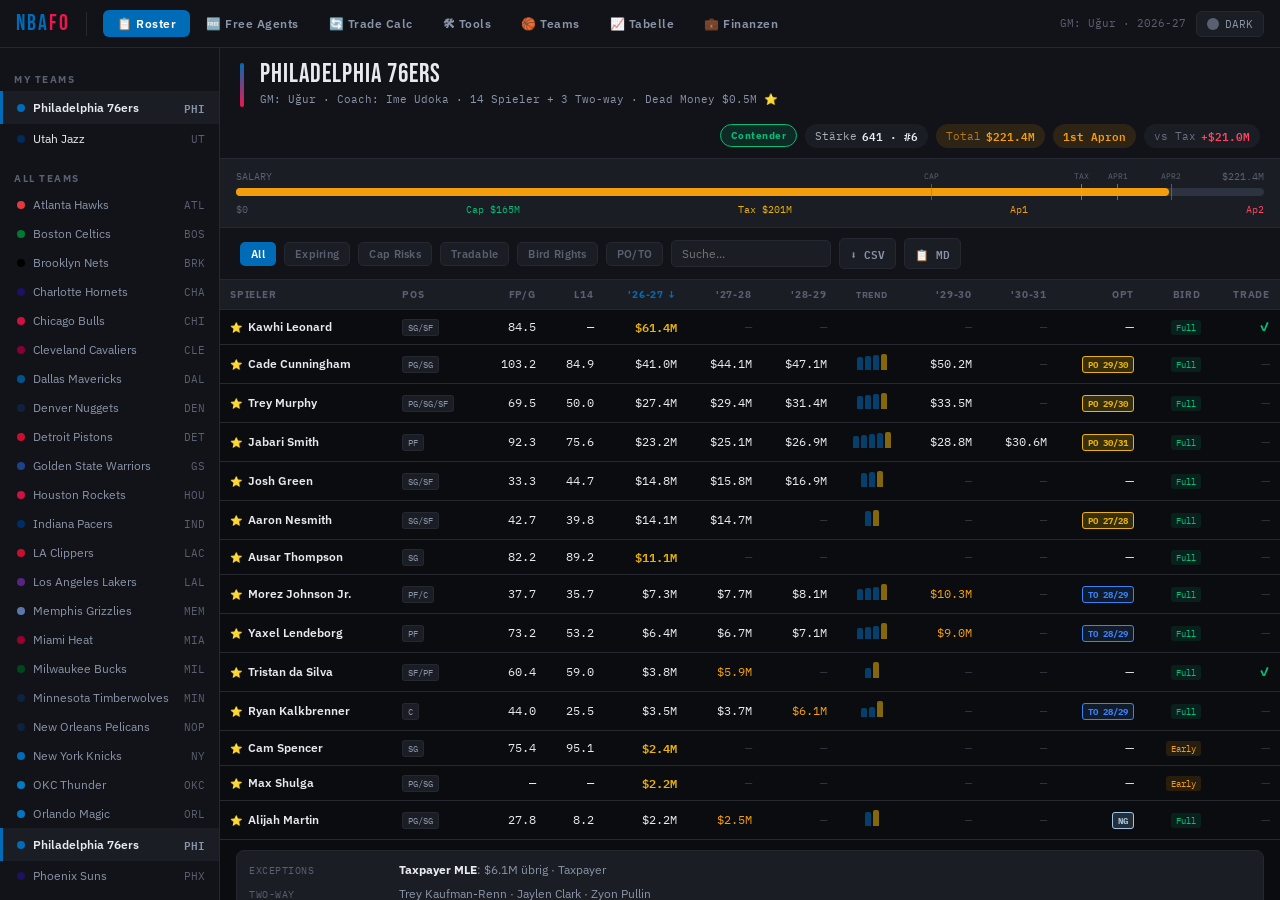
<file: app.html>
<!DOCTYPE html>
<html lang="de">
<head>
<meta charset="UTF-8">
<meta name="viewport" content="width=device-width, initial-scale=1.0, viewport-fit=cover">
<title>NBA Front Office — Uğur</title>
<link href="https://fonts.googleapis.com/css2?family=Bebas+Neue&family=IBM+Plex+Mono:wght@400;600&family=IBM+Plex+Sans:wght@300;400;600;700&display=swap" rel="stylesheet">
<link rel="stylesheet" href="css/style.css">
</head>
<body>
<div id="app">
  <div id="topnav">
    <div class="logo">NBA<span>FO</span></div>
    <div class="nav-sep"></div>
    <div class="nav-section-tabs">
      <button class="nav-tab active" onclick="showPage('roster')" id="tab-roster">📋 Roster</button>
      <button class="nav-tab" onclick="showPage('fa')" id="tab-fa">🆓 Free Agents</button>
      <button class="nav-tab" onclick="showPage('trade')" id="tab-trade">🔄 Trade Calc</button>
      <button class="nav-tab" onclick="showPage('tools')" id="tab-tools">🛠 Tools</button>
      <button class="nav-tab" onclick="showPage('teams')" id="tab-teams">🏀 Teams</button>
      <button class="nav-tab" onclick="showPage('liga')" id="tab-liga">📈 Tabelle</button>
      <button class="nav-tab" onclick="showPage('fin')" id="tab-fin">💼 Finanzen</button>
    </div>
    <div class="nav-right">
      <span class="nav-team-label" id="nav-team-label">GM: Uğur · 2026-27</span>
      <button class="theme-btn" onclick="toggleTheme()">
        <div class="theme-dot"></div>
        <span id="theme-label">DARK</span>
      </button>
    </div>
  </div>
  <div id="sidebar-overlay" onclick="closeSidebar()"></div>
  <div id="main-body">
    <div id="sidebar">
      <div class="sidebar-section-label">My Teams</div>
      <div id="sidebar-my-teams"></div>
      <div class="sidebar-section-label" style="margin-top:14px">All Teams</div>
      <div id="sidebar-all-teams"></div>
    </div>
    <div id="content">
      <div id="mobile-team-strip">
        <div class="mobile-team-dot" id="strip-dot"></div>
        <div class="mobile-team-name" id="strip-name">Philadelphia 76ers</div>
        <button class="mobile-hamburger" onclick="openSidebar()">☰</button>
      </div>
      <!-- ROSTER PAGE -->
      <div class="page active" id="page-roster">
        <div id="roster-team-header"></div>
        <div id="cap-bar-section"></div>
        <div class="roster-toolbar">
          <button class="filter-btn active" onclick="setFilter('all',this)">All</button>
          <button class="filter-btn" onclick="setFilter('expiring',this)">Expiring</button>
          <button class="filter-btn" onclick="setFilter('caps',this)">Cap Risks</button>
          <button class="filter-btn" onclick="setFilter('tradable',this)">Tradable</button>
          <button class="filter-btn" onclick="setFilter('bird',this)">Bird Rights</button>
          <button class="filter-btn" onclick="setFilter('options',this)">PO/TO</button>
          <input class="search-box" id="roster-search" type="text" placeholder="Suche..." oninput="renderRoster()"><button class="export-btn" id="export-csv-btn" onclick="exportRosterCSV()">⬇ CSV</button><button class="export-btn" id="export-md-btn" onclick="exportRosterMarkdown()">📋 MD</button>
        </div>
        <div class="roster-wrap" id="roster-table-wrap"></div>
      </div>
      <!-- FA PAGE -->
      <div class="page" id="page-fa">
        <div class="fa-toolbar">
          <span style="font-family:var(--font-display);font-size:20px;letter-spacing:1px">Free Agents 2026</span>
          <input class="fa-search" id="fa-search" type="text" placeholder="Suche Spieler..." oninput="renderFA()">
          <select id="fa-sort-select" onchange="setFASort()" style="padding:5px 8px;background:var(--surface2);border:1px solid var(--border);border-radius:5px;color:var(--text);font-size:11px;outline:none">
            <option value="fpg-1">FPG ↓</option>
            <option value="fpg1">FPG ↑</option>
            <option value="name1">Name A-Z</option>
            <option value="fairval-1">Fair Value ↓</option>
            <option value="sl-1">🏀 SL GP (2026) ↓</option>
            <option value="slupside-1">🔥 SL Upside (2026) ↓</option>
          </select>
          <label style="display:flex;align-items:center;gap:5px;font-size:11px;color:var(--dim);cursor:pointer;white-space:nowrap"><input type="checkbox" id="fa-sl-only" onchange="renderFA()" style="accent-color:var(--team-c1)"> 🏀 nur mit SL-Sample (2026)</label>
        </div>
        <div class="fa-table-wrap" id="fa-table-wrap"></div>
      </div>
      <!-- TRADE PAGE -->
      <div class="page" id="page-trade">
        <div class="trade-page">
          <div class="trade-header-row">
            <span class="trade-page-title">⚖️ Trade Calculator</span>
            <button class="trade-reset-btn" onclick="resetTrade()">↺ Reset</button>
          </div>
          <div class="trade-sides">
            <div class="trade-side">
              <div class="trade-side-header">
                <span class="trade-side-label">Team A</span>
                <select class="trade-team-select" id="trade-team-a" onchange="updateTradeSide('a')">
                  <option value="">— Team wählen —</option>
                </select>
              </div>
              <div class="trade-side-body">
                <div class="picker-wrap" id="picker-wrap-a">
                  <input class="trade-player-search" id="trade-search-a" type="text" placeholder="Spieler suchen…" oninput="showDropdown('a')" onfocus="showDropdown('a')" autocomplete="off">
                  <div class="trade-player-dropdown" id="dropdown-a" style="display:none"></div>
                </div>
                <div class="trade-players-list" id="trade-players-a"></div>
                <div class="manual-add-row">
                  <input class="manual-input" id="manual-name-a" type="text" placeholder="Spielername (manuell)">
                  <input class="manual-input" id="manual-sal-a" type="number" placeholder="Gehalt $" style="max-width:110px">
                  <button class="manual-add-btn" onclick="manualAdd('a')">+ Add</button>
                </div>
              </div>
              <div class="trade-totals">
                <span class="trade-total-label">OUTGOING</span>
                <span class="trade-total-val" id="total-a">$0</span>
              </div>
            </div>
            <div class="trade-side">
              <div class="trade-side-header">
                <span class="trade-side-label">Team B</span>
                <select class="trade-team-select" id="trade-team-b" onchange="updateTradeSide('b')">
                  <option value="">— Team wählen —</option>
                </select>
              </div>
              <div class="trade-side-body">
                <div class="picker-wrap" id="picker-wrap-b">
                  <input class="trade-player-search" id="trade-search-b" type="text" placeholder="Spieler suchen…" oninput="showDropdown('b')" onfocus="showDropdown('b')" autocomplete="off">
                  <div class="trade-player-dropdown" id="dropdown-b" style="display:none"></div>
                </div>
                <div class="trade-players-list" id="trade-players-b"></div>
                <div class="manual-add-row">
                  <input class="manual-input" id="manual-name-b" type="text" placeholder="Spielername (manuell)">
                  <input class="manual-input" id="manual-sal-b" type="number" placeholder="Gehalt $" style="max-width:110px">
                  <button class="manual-add-btn" onclick="manualAdd('b')">+ Add</button>
                </div>
              </div>
              <div class="trade-totals">
                <span class="trade-total-label">OUTGOING</span>
                <span class="trade-total-val" id="total-b">$0</span>
              </div>
            </div>
          </div>
          <div class="trade-verdict">
            <div class="verdict-title">📊 Trade Analyse</div>
            <div class="verdict-grid" id="trade-verdict"></div>
          </div>
          <div class="tpe-section">
            <div class="tpe-title">💜 Traded Player Exceptions</div>
            <div id="tpe-results"><div style="color:var(--muted);font-size:12px">Füge Spieler hinzu um TPEs zu berechnen.</div></div>
          </div>
          <div class="cba-ref">
            <div class="cba-ref-title">📖 CBA 2026-27 Referenz</div>
            <div class="cba-grid">
              <div class="cba-item"><div class="cba-item-label">Salary Cap</div><div class="cba-item-val" style="color:var(--green)">$165,000,000</div></div>
              <div class="cba-item"><div class="cba-item-label">Luxury Tax</div><div class="cba-item-val" style="color:var(--yellow)">$201,000,000</div></div>
              <div class="cba-item"><div class="cba-item-label">1st Apron</div><div class="cba-item-val" style="color:var(--orange)">$209,000,000</div></div>
              <div class="cba-item"><div class="cba-item-label">2nd Apron</div><div class="cba-item-val" style="color:var(--red)">$222,000,000</div></div>
              <div class="cba-item"><div class="cba-item-label">Non-Tax MLE</div><div class="cba-item-val">$15,048,000</div></div>
              <div class="cba-item"><div class="cba-item-label">Tax MLE</div><div class="cba-item-val">$6,065,000</div></div>
              <div class="cba-item"><div class="cba-item-label">Room MLE</div><div class="cba-item-val">$9,369,000</div></div>
              <div class="cba-item"><div class="cba-item-label">BAE</div><div class="cba-item-val">$5,478,000</div></div>
            </div>
          </div>
        </div>
      </div>
      <!-- TOOLS PAGE -->
      <div class="page" id="page-tools">
<div style="display:flex;flex-direction:column;height:100%;min-height:0;overflow:hidden">
          <div class="tools-tabs" id="tools-tabs">
            <button class="tool-tab active" onclick="showTool('finder')">🔍 Trade Finder</button>
            <button class="tool-tab" onclick="showTool('maxcalc')">💰 Max Angebot</button>
            <button class="tool-tab" onclick="showTool('fairval')">⭐ Fair Value</button>
<button class="tool-tab" onclick="showTool('offseason')">📅 Off Season</button><button class="tool-tab" onclick="showTool('ownercap')">💼 Cap &amp; Exceptions</button><button class="tool-tab" onclick="showTool('fabidding')">💵 FA Bidding</button><button class="tool-tab" onclick="showTool('faranking')">📊 FA Ranking</button>
          </div>
  
          <!-- TRADE FINDER -->
          <div class="tool-panel active" id="tool-finder">
            <div class="tool-card">
              <div class="tool-card-title">🔍 Trade Finder</div>
              <div class="form-row">
                <div class="form-group">
                  <label class="form-label">Spieler (aus meinem Roster)</label>
                  <select class="form-select" id="finder-player">
                    <option value="">— Spieler wählen —</option>
                  </select>
                </div>
                <div class="form-group" style="max-width:120px">
                  <label class="form-label">Gehalt ($)</label>
                  <input class="form-input" id="finder-sal" type="number" placeholder="z.B. 11000000">
                </div>
              </div>
              <div class="form-row">
                <div class="form-group">
                  <label class="form-label">Ziel-Team</label>
                  <select class="form-select" id="finder-target">
                    <option value="all">🌍 Gesamter Markt</option>
                  </select>
                </div>
                <div class="form-group" style="max-width:160px">
                  <label class="form-label">Team-Richtung filtern</label>
                  <select class="form-select" id="finder-direction">
                    <option value="all">Alle Teams</option>
                    <option value="rebuild">Rebuilder bevorzugen</option>
                    <option value="contend">Contender bevorzugen</option>
                  </select>
                </div>
                <button class="action-btn" onclick="runTradeFinder()" style="align-self:flex-end">Suchen</button>
              </div>
              <div id="finder-results"></div>
            </div>
          </div>
          <!-- MAX ANGEBOT -->
          <div class="tool-panel" id="tool-maxcalc">
            <div class="tool-card">
              <div class="tool-card-title">💰 CBA Max-Angebot Rechner</div>
              <div class="form-row">
                <div class="form-group">
                  <label class="form-label">Spieler (aus FA-Liste)</label>
                  <select class="form-select" id="maxcalc-player" onchange="prefillMaxCalc()">
                    <option value="">— oder manuell eingeben —</option>
                  </select>
                </div>
              </div>
              <div class="form-row">
                <div class="form-group">
                  <label class="form-label">Letztes Gehalt ($)</label>
                  <input class="form-input" id="maxcalc-last-sal" type="number" placeholder="z.B. 11000000">
                </div>
                <div class="form-group">
                  <label class="form-label">NBA-Erfahrung (Jahre)</label>
                  <select class="form-select" id="maxcalc-exp">
                    <option value="0">0–6 Jahre (25% Cap)</option>
                    <option value="7">7–9 Jahre (30% Cap)</option>
                    <option value="10">10+ Jahre (35% Cap)</option>
                  </select>
                </div>
                <div class="form-group">
                  <label class="form-label">Bird Rights</label>
                  <select class="form-select" id="maxcalc-bird">
                    <option value="full">Full Bird Rights</option>
                    <option value="early">Early Bird Rights</option>
                    <option value="non">Non-Bird / kein</option>
                  </select>
                </div>
                <button class="action-btn" onclick="calcMax()" style="align-self:flex-end">Berechnen</button>
              </div>
              <div id="maxcalc-results"></div>
            </div>
          </div>
          <!-- FAIR VALUE -->
          <div class="tool-panel" id="tool-fairval">
            <div class="tool-card">
              <div class="tool-card-title">⭐ Fantasy Fair Value</div>
              <p style="font-size:12px;color:var(--dim);margin-bottom:12px">Basierend auf FPG-Anteil am Liga-Pool: Wie viel ist ein Spieler in Dollar wert?</p>
              <div class="form-row">
                <div class="form-group">
                  <label class="form-label">Anzahl Teams</label>
                  <input class="form-input" id="fv-teams" type="number" value="12" min="6" max="30">
                </div>
                <div class="form-group">
                  <label class="form-label">Roster-Plätze / Team</label>
                  <input class="form-input" id="fv-spots" type="number" value="13" min="8" max="20">
                </div>
                <div class="form-group">
                  <label class="form-label">Marktfaktor</label>
                  <select class="form-select" id="fv-factor">
                    <option value="0.7">0.7× (effizient)</option>
                    <option value="1.0" selected>1.0× (Standard)</option>
                    <option value="1.3">1.3× (Stars-Premium)</option>
                    <option value="1.6">1.6× (Inflation)</option>
                  </select>
                </div>
              </div>
              <div id="fv-table-wrap"></div>
            </div>
          </div>

          <!-- OFF SEASON PLANER -->
<div class="tool-panel" id="tool-offseason" style="gap:16px">
            <div class="tool-card" style="padding-bottom:16">
              <div class="tool-card-title">📅 Off Season Planer</div>
              <p style="font-size:12px;color:var(--dim);margin-bottom:12px">Plane deine Roster-Entscheidungen: Wer bleibt, wie, zu welchem Preis?</p>
              <div class="form-row" style="margin-bottom:0">
                <div class="form-group">
                  <label class="form-label">Team</label>
                  <select class="form-select" id="os-team" onchange="renderOffSeason()">
                    <option value="PHI">Philadelphia 76ers</option>
                    <option value="UT">Utah Jazz</option>
                  </select>
                </div>
              </div>
            </div>
            <div id="os-roster-cards" style="display:flex;flex-direction:column;gap:10px"></div>
            <div class="tool-card" id="os-summary" style="background:var(--surface);border:1px solid var(--border);border-radius:10px"></div>
          </div>

          <!-- FA OFFER SHEET BUILDER -->
          <div class="tool-panel" id="tool-fabidding" style="gap:16px"></div>

          <!-- FA RANKING -->
          <div class="tool-panel" id="tool-faranking" style="gap:16px"></div>

          <!-- OWNER CAP DASHBOARD -->
          <div class="tool-panel" id="tool-ownercap" style="gap:16px">
            <div class="tool-card" style="flex-shrink:0">
              <div class="tool-card-title">💼 Cap &amp; Exceptions — alle Teams</div>
              <p style="font-size:12px;color:var(--dim);margin-bottom:12px">Wer kann in Trades Gehalt aufnehmen? Abstand zu den Aprons bzw. zum Hard Cap, verfügbare MLE/BAE, Traded Player Exceptions, Two-way und Dead Money — direkt aus dem Sheet. (Owner Cap gibt es laut Addendum Q71 seit 2024 nicht mehr.)</p>
              <select class="form-select" id="oc-sort-select" onchange="renderOwnerCapDashboard()" style="max-width:220px">
                <option value="room">Luft bis Apron/Hard Cap ↓</option>
                <option value="salary">Gehalt ↓</option>
                <option value="mle">MLE übrig ↓</option>
                <option value="tpe">Größte TPE ↓</option>
                <option value="name">Team Name</option>
              </select>
            </div>
            <div class="oc-table-wrap" id="oc-table-wrap"></div>
          </div>
        </div>
      </div>


      
      <!-- TEAMS PAGE -->
      <div class="page" id="page-fin"><div class="liga-page" id="fin-wrap"></div></div>
      <div class="page" id="page-liga"><div class="liga-page" id="liga-wrap"></div></div>

      <div class="page" id="page-teams">
        <div class="teams-toolbar">
          <span style="font-family:var(--font-display);font-size:20px;letter-spacing:1px">League Overview</span>
          <select id="teams-sort-select" onchange="renderTeamsTable()" style="padding:5px 8px;background:var(--surface2);border:1px solid var(--border);border-radius:5px;color:var(--text);font-size:11px;outline:none">
            <option value="strength">Stärke ↓</option>
            <option value="name">Team Name</option>
            <option value="salary">Salary ↓</option>
            <option value="space">Cap Space ↓</option>
            <option value="gm">GM Name</option>
          </select>
        </div>
        <div class="teams-page">
          <div id="teams-table-wrap" style="overflow:auto"></div>
        </div>
      </div>
    </div><!-- /content -->
    <div id="detail-panel">
      <div id="detail-panel-inner"></div>
    </div>
  </div><!-- /main-body -->
  <div id="mobile-bottom-nav">
    <div class="mnav-inner">
      <button class="mnav-btn active" id="mnav-roster" onclick="showPage('roster')"><span class="micon">📋</span><span>Roster</span></button>
      <button class="mnav-btn" id="mnav-fa" onclick="showPage('fa')"><span class="micon">🆓</span><span>FAs</span></button>
      <button class="mnav-btn" id="mnav-trade" onclick="showPage('trade')"><span class="micon">🔄</span><span>Trade</span></button>
      <button class="mnav-btn" id="mnav-tools" onclick="showPage('tools')"><span class="micon">🛠</span><span>Tools</span></button>
      <button class="mnav-btn" id="mnav-teams" onclick="showPage('teams')"><span class="micon">🏀</span><span>Teams</span></button>
      <button class="mnav-btn" id="mnav-liga" onclick="showPage('liga')"><span class="micon">📈</span><span>Tabelle</span></button>
      <button class="mnav-btn" id="mnav-fin" onclick="showPage('fin')"><span class="micon">💼</span><span>Finanzen</span></button>
    </div>
  </div>
</div><!-- /app -->
<script src="js/app.js"></script>
<script src="js/fa-bidding.js"></script>
<script src="js/fa-ranking.js"></script>
<script src="js/fa-sl-enhance.js"></script>
<script src="js/liga.js"></script>
<script src="js/finance.js"></script>
</body>
</html>
</file>
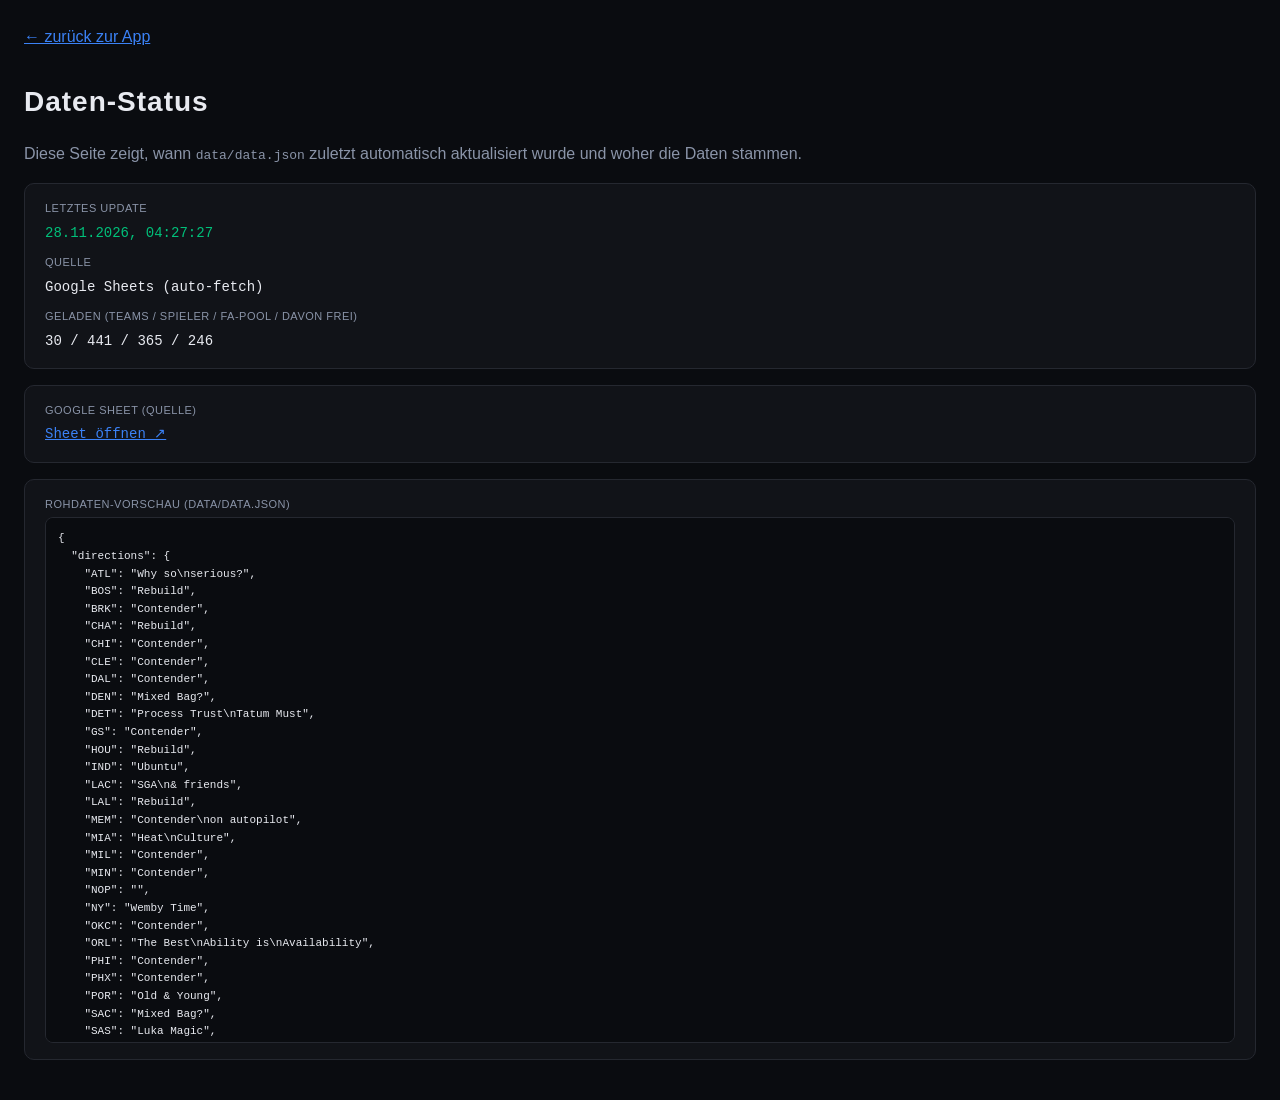
<file: daten.html>
<!DOCTYPE html>
<html lang="de">
<head>
<meta charset="UTF-8">
<meta name="viewport" content="width=device-width, initial-scale=1.0">
<title>Daten — NBA Front Office</title>
<style>
  body{font-family:'IBM Plex Sans',sans-serif;background:#0a0c10;color:#e8eaf0;margin:0;padding:24px;line-height:1.6}
  a{color:#3b82f6}
  h1{font-family:'Bebas Neue',sans-serif;letter-spacing:1px;font-size:28px;margin-bottom:4px}
  .card{background:#111318;border:1px solid #252830;border-radius:10px;padding:16px 20px;margin:16px 0}
  .label{font-size:11px;color:#8a94a8;text-transform:uppercase;letter-spacing:.5px;margin-bottom:4px}
  .val{font-family:'IBM Plex Mono',monospace;font-size:14px}
  #raw{white-space:pre-wrap;font-family:'IBM Plex Mono',monospace;font-size:11px;max-height:500px;overflow:auto;background:#0a0c10;border:1px solid #252830;border-radius:8px;padding:12px}
  .back{display:inline-block;margin-bottom:12px}
  .warn{color:#f59e0b}
  .ok{color:#00c07a}
</style>
</head>
<body>
  <a class="back" href="index.html">← zurück zur App</a>
  <h1>Daten-Status</h1>
  <p style="color:#8a94a8">Diese Seite zeigt, wann <code>data/data.json</code> zuletzt automatisch aktualisiert wurde und woher die Daten stammen.</p>

  <div class="card">
    <div class="label">Letztes Update</div>
    <div class="val" id="last-updated">lädt…</div>
    <div class="label" style="margin-top:10px">Quelle</div>
    <div class="val" id="source">lädt…</div>
    <div class="label" style="margin-top:10px">Geladen (Teams / Spieler / FA-Pool / davon frei)</div>
    <div class="val" id="row-count">lädt…</div>
  </div>

  <div class="card">
    <div class="label">Google Sheet (Quelle)</div>
    <div class="val"><a href="https://docs.google.com/spreadsheets/d/1REnOtl5b7IQSbxBaeGPPs6KnPwhHmwY8vltQcVh6jgQ/edit" target="_blank" rel="noopener">Sheet öffnen ↗</a></div>
  </div>

  <div class="card">
    <div class="label">Rohdaten-Vorschau (data/data.json)</div>
    <div id="raw">lädt…</div>
  </div>

  <script>
    fetch('data/data.json', {cache:'no-store'})
      .then(r => r.json())
      .then(d => {
        const meta = d.meta || {};
        document.getElementById('last-updated').innerHTML = meta.last_updated
          ? '<span class="ok">' + new Date(meta.last_updated).toLocaleString('de-DE') + '</span>'
          : '<span class="warn">noch nie automatisch aktualisiert</span>';
        document.getElementById('source').textContent = meta.source || '—';
        document.getElementById('row-count').textContent =
          (meta.teams_count ?? '—') + ' / ' + (meta.players_count ?? '—') + ' / ' +
          (meta.fas_count ?? '—') + ' / ' + (meta.fas_available_count ?? '—');
        document.getElementById('raw').textContent = JSON.stringify(d, null, 2).slice(0, 8000) + '\n… (gekürzt)';
      })
      .catch(err => {
        document.getElementById('last-updated').innerHTML = '<span class="warn">Fehler beim Laden: ' + err + '</span>';
      });
  </script>
</body>
</html>
</file>
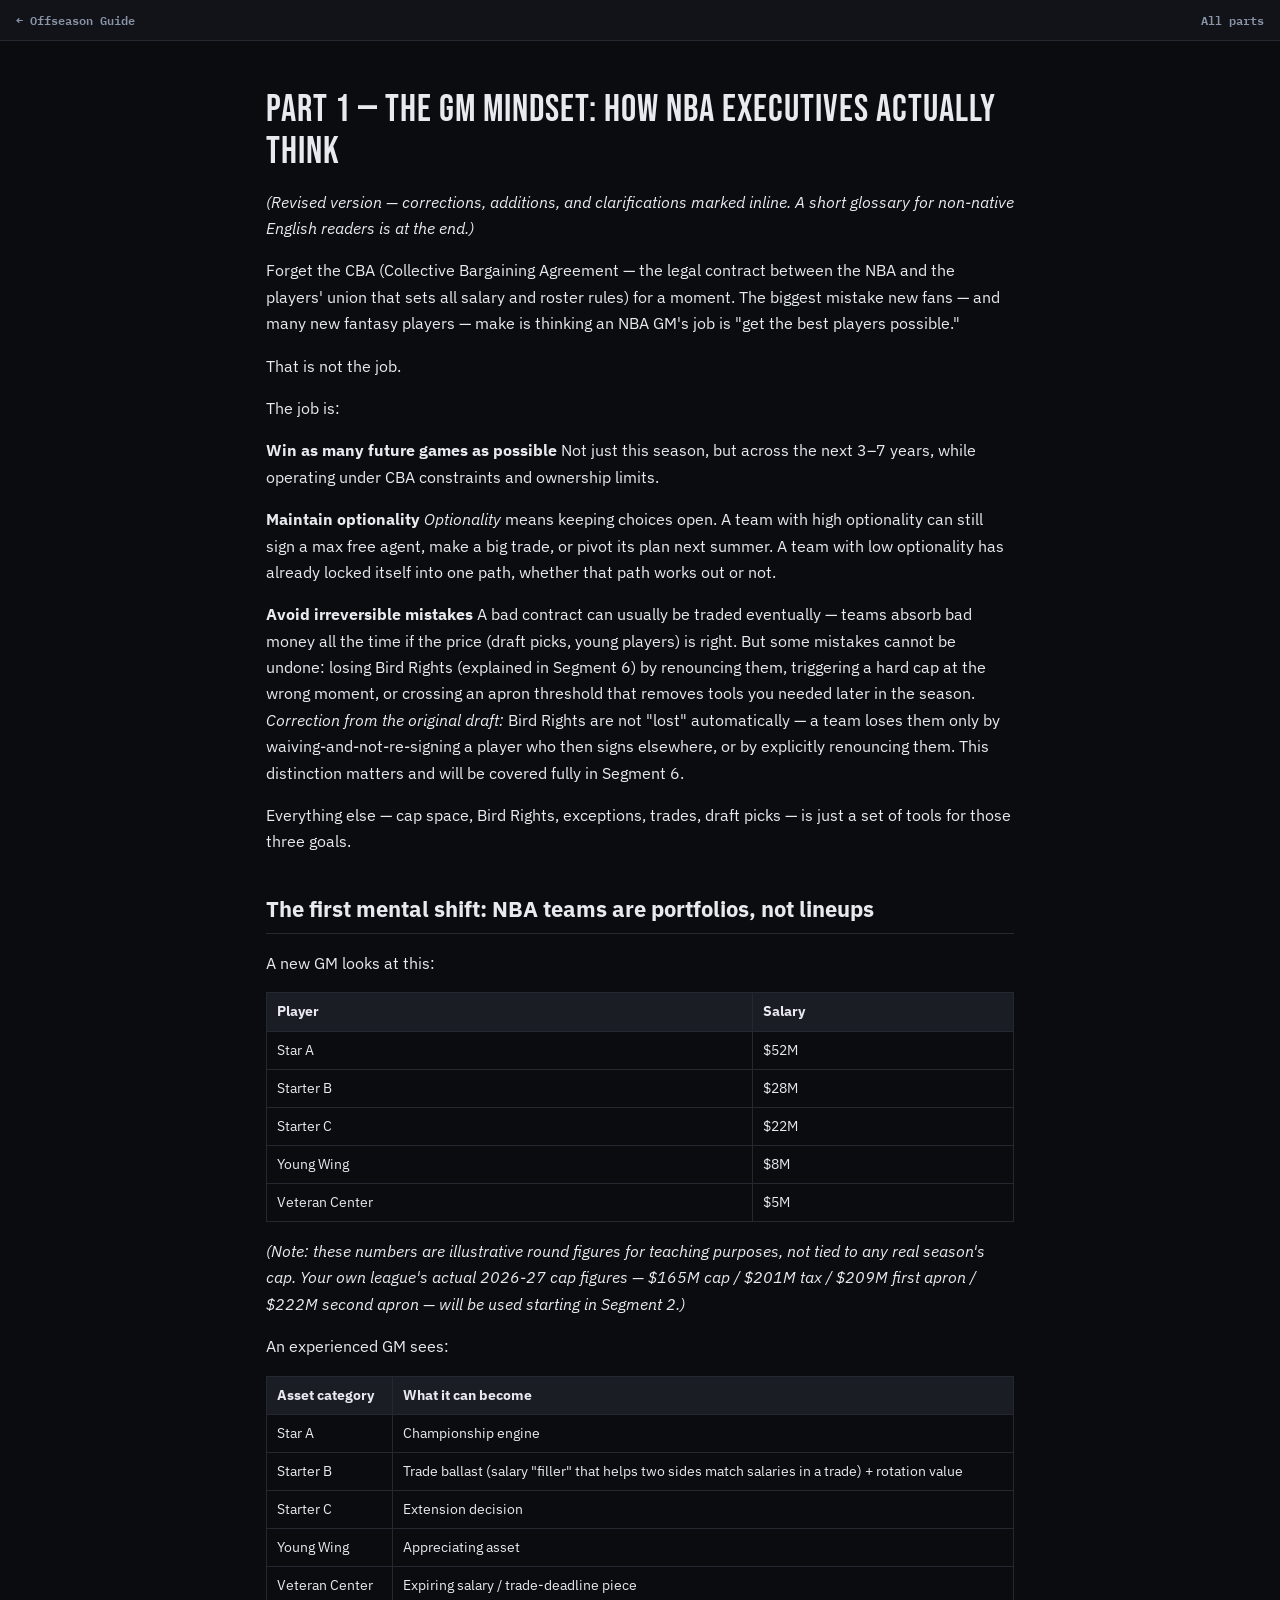
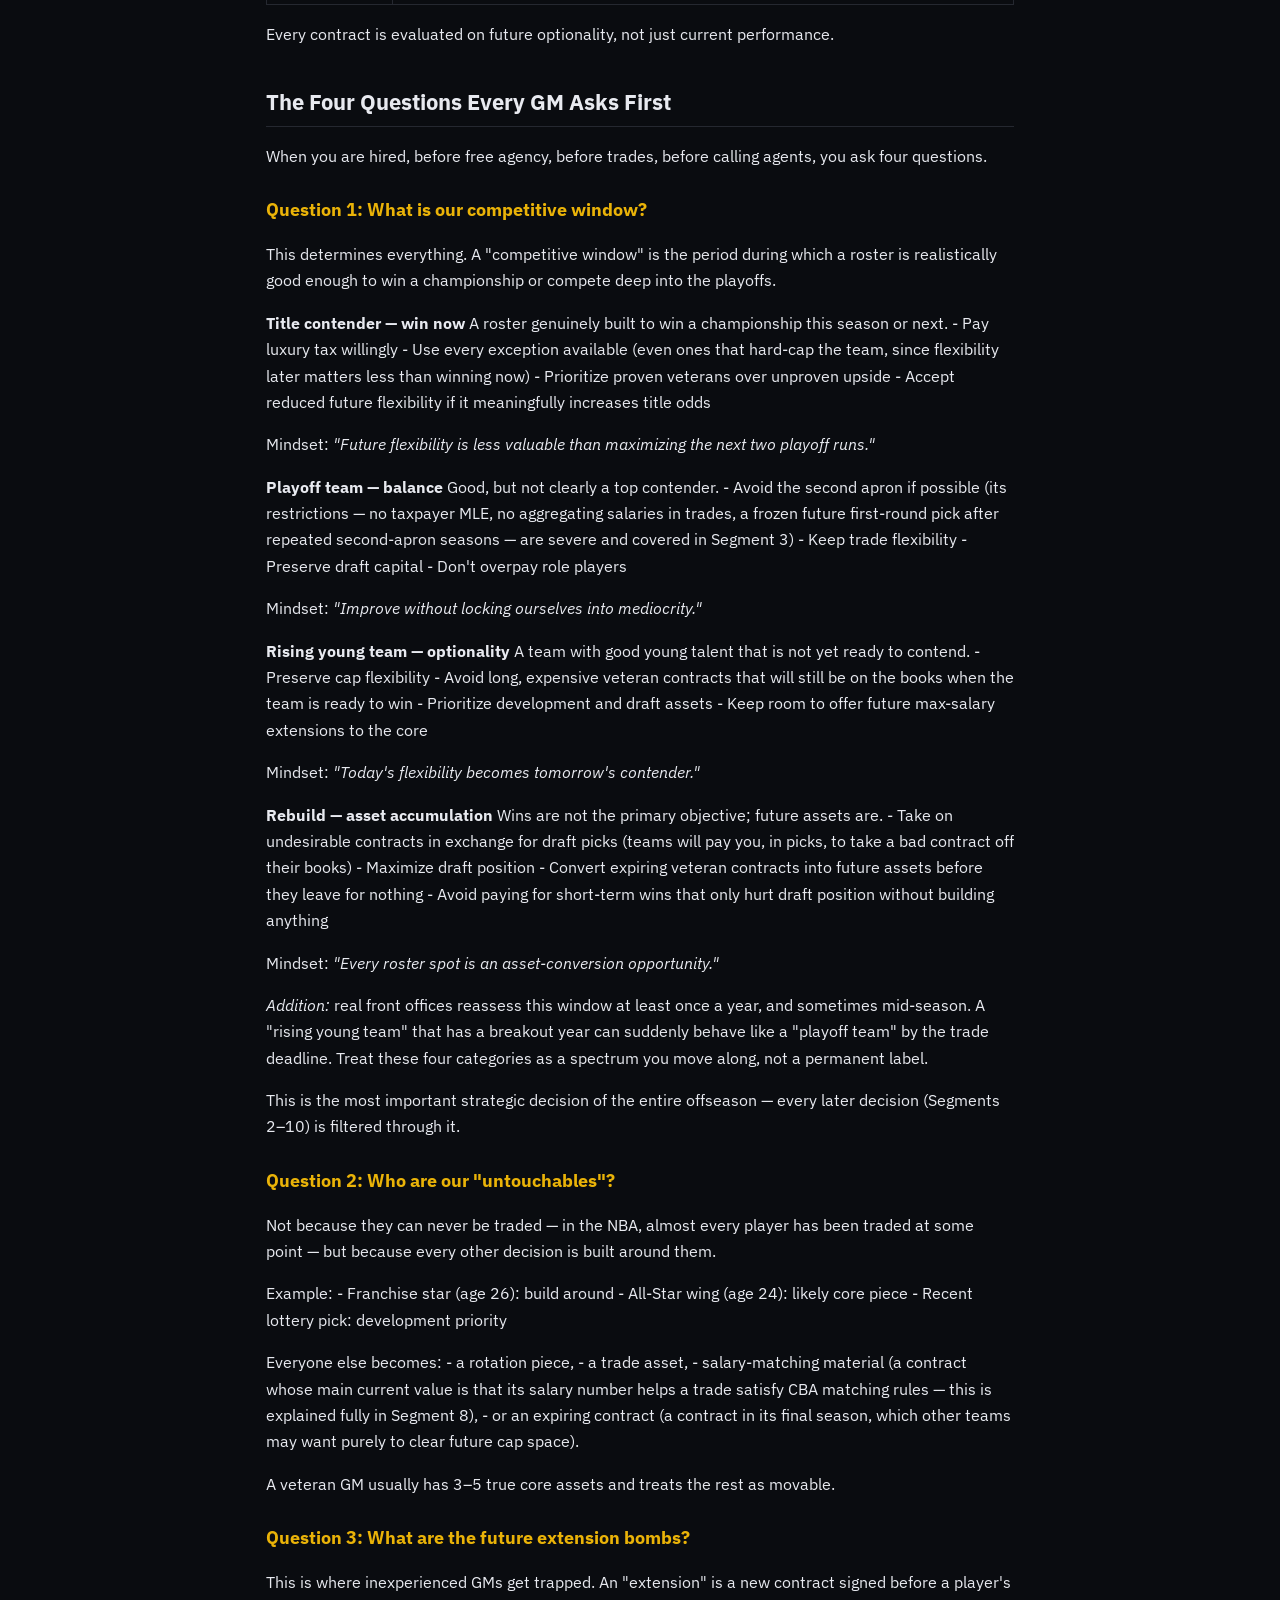
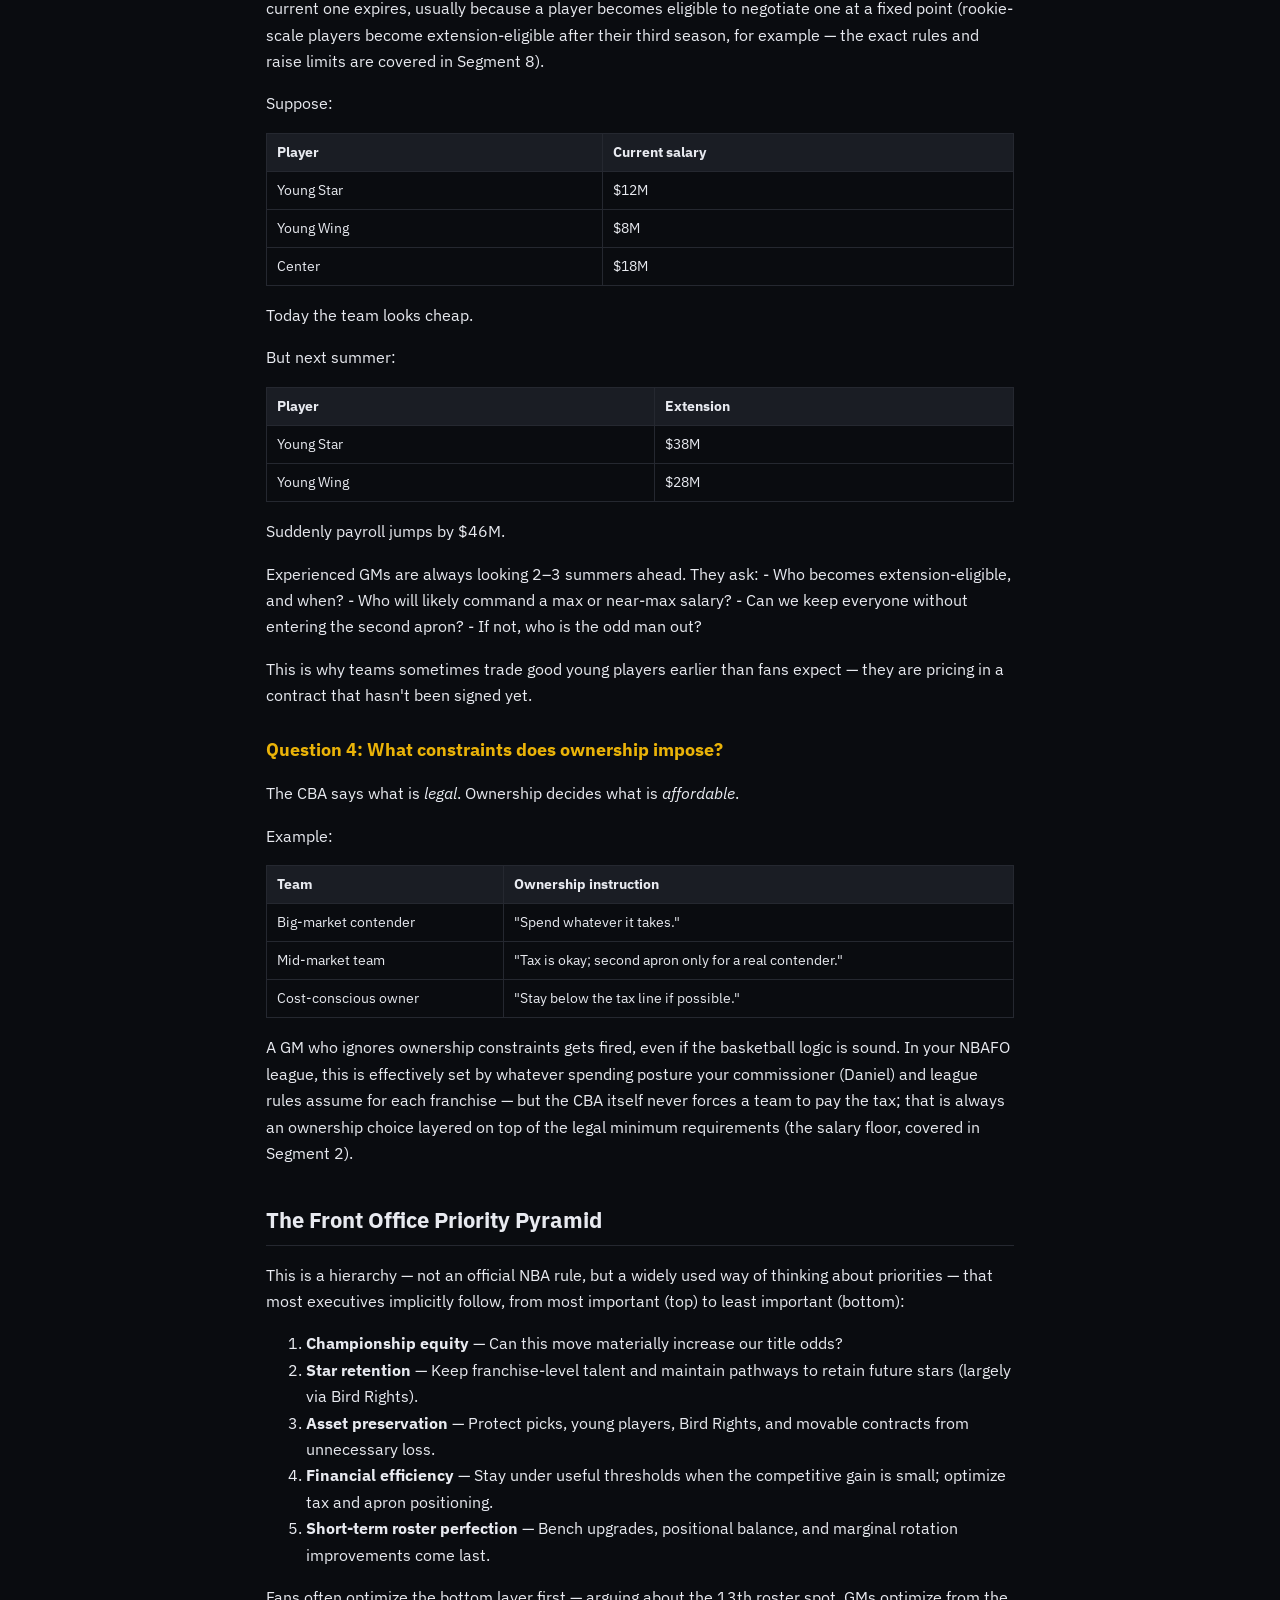
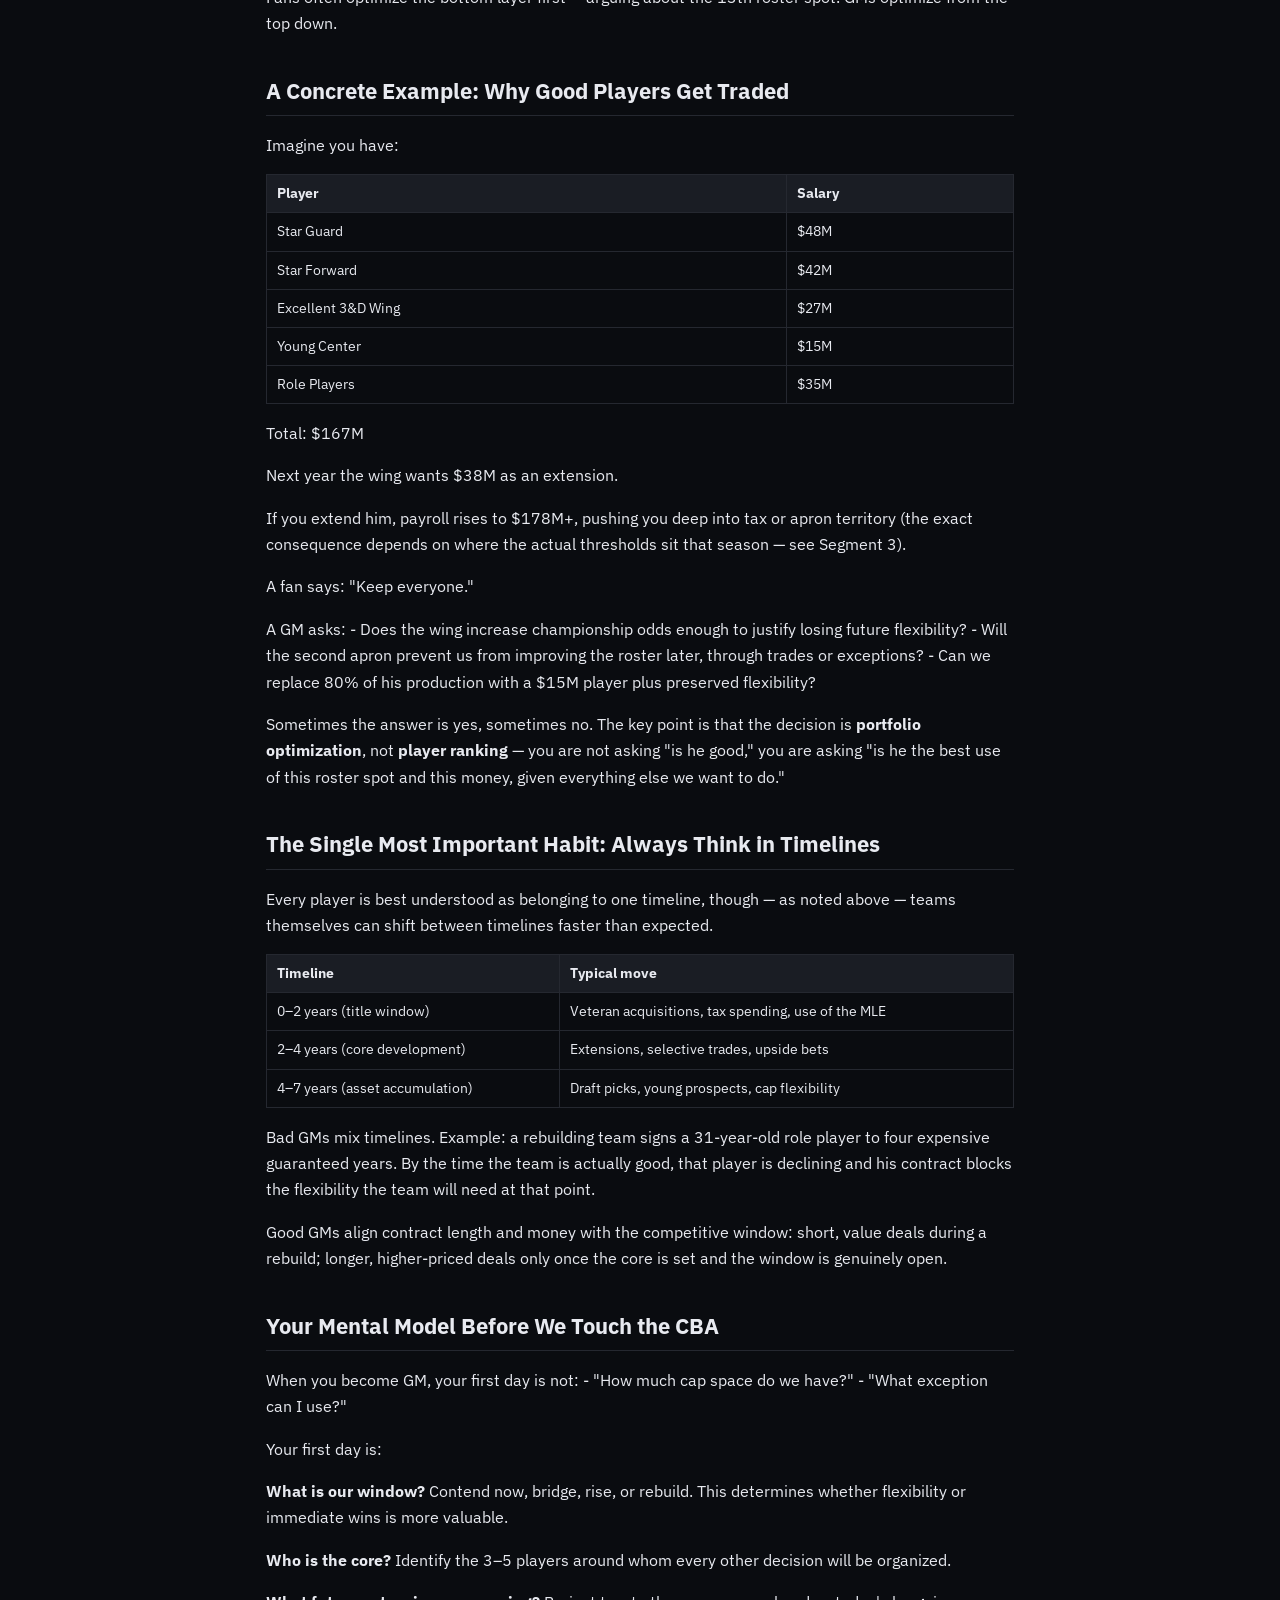
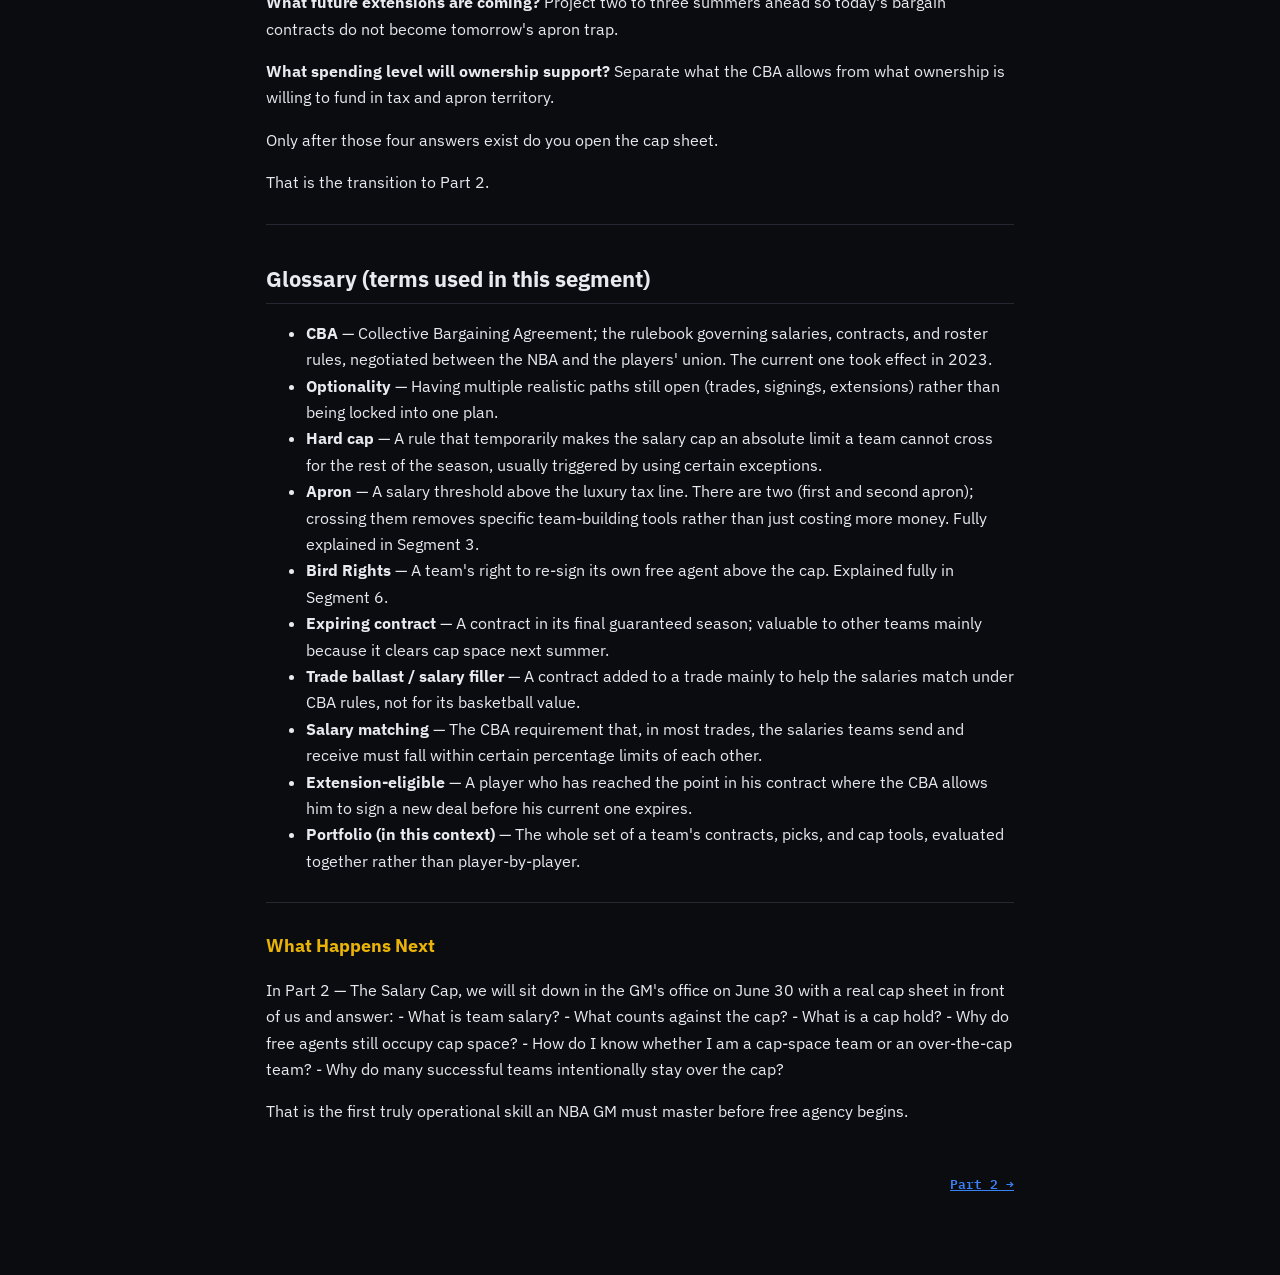
<file: serie/teil-1.html>
<!doctype html><html lang="en"><head><meta charset="utf-8"><meta name="viewport" content="width=device-width,initial-scale=1"><title>Part 1 — The GM Mindset: How NBA Executives Actually Think – NBAFO CBA Series</title>
<link href="https://fonts.googleapis.com/css2?family=Bebas+Neue&family=IBM+Plex+Mono:wght@400;600&family=IBM+Plex+Sans:wght@400;600&display=swap" rel="stylesheet"><style>
:root{--bg:#0a0c10;--surface:#111318;--surface2:#1a1d24;--border:#252830;--text:#e8eaf0;--dim:#8a94a8;--blue:#3b82f6;--gold:#eab308}
*{box-sizing:border-box}body{margin:0;background:var(--bg);color:var(--text);font:16px/1.65 'IBM Plex Sans',system-ui,sans-serif}
.wrap{max-width:780px;margin:0 auto;padding:20px 16px 80px}
nav.top{display:flex;gap:12px;justify-content:space-between;align-items:center;padding:10px 16px;background:var(--surface);border-bottom:1px solid var(--border);font:600 12px 'IBM Plex Mono',monospace;position:sticky;top:0;z-index:5;flex-wrap:wrap}
a{color:var(--blue)}nav.top a{color:var(--dim);text-decoration:none}nav.top a:hover{color:var(--text)}
h1{font:400 38px/1.1 'Bebas Neue',sans-serif;letter-spacing:1px;margin:28px 0 12px}h2{font-size:22px;margin:36px 0 8px;border-bottom:1px solid var(--border);padding-bottom:6px}h3{font-size:18px;margin:26px 0 6px;color:var(--gold)}
pre{background:var(--surface);border:1px solid var(--border);border-radius:8px;padding:12px 14px;overflow-x:auto;font:13px/1.45 'IBM Plex Mono',monospace}
code{font-family:'IBM Plex Mono',monospace;font-size:.9em}
.tw{overflow-x:auto;margin:14px 0}table{border-collapse:collapse;font-size:14px;min-width:100%}th,td{border:1px solid var(--border);padding:7px 10px;text-align:left;vertical-align:top}th{background:var(--surface2)}
hr{border:0;border-top:1px solid var(--border);margin:28px 0}blockquote{border-left:3px solid var(--blue);margin:14px 0;padding:2px 14px;color:var(--dim)}
.pn{display:flex;justify-content:space-between;gap:12px;margin-top:48px;font:600 13px 'IBM Plex Mono',monospace}
ul.toc{list-style:none;padding:0}ul.toc li{margin:0}ul.toc a{display:block;padding:12px 14px;margin:8px 0;background:var(--surface);border:1px solid var(--border);border-radius:8px;text-decoration:none;color:var(--text)}ul.toc a:hover{border-color:var(--blue)}ul.toc small{color:var(--dim);display:block}
</style></head><body><nav class="top"><a href="../index.html">← Offseason Guide</a><a href="index.html">All parts</a></nav><div class="wrap"><h1>Part 1 — The GM Mindset: How NBA Executives Actually Think</h1>
<p><em>(Revised version — corrections, additions, and clarifications marked inline. A short glossary for non-native English readers is at the end.)</em></p>
<p>Forget the CBA (Collective Bargaining Agreement — the legal contract between the NBA and the players' union that sets all salary and roster rules) for a moment. The biggest mistake new fans — and many new fantasy players — make is thinking an NBA GM's job is "get the best players possible."</p>
<p>That is not the job.</p>
<p>The job is:</p>
<p><strong>Win as many future games as possible</strong>
Not just this season, but across the next 3–7 years, while operating under CBA constraints and ownership limits.</p>
<p><strong>Maintain optionality</strong>
<em>Optionality</em> means keeping choices open. A team with high optionality can still sign a max free agent, make a big trade, or pivot its plan next summer. A team with low optionality has already locked itself into one path, whether that path works out or not.</p>
<p><strong>Avoid irreversible mistakes</strong>
A bad contract can usually be traded eventually — teams absorb bad money all the time if the price (draft picks, young players) is right. But some mistakes cannot be undone: losing Bird Rights (explained in Segment 6) by renouncing them, triggering a hard cap at the wrong moment, or crossing an apron threshold that removes tools you needed later in the season. <em>Correction from the original draft:</em> Bird Rights are not "lost" automatically — a team loses them only by waiving-and-not-re-signing a player who then signs elsewhere, or by explicitly renouncing them. This distinction matters and will be covered fully in Segment 6.</p>
<p>Everything else — cap space, Bird Rights, exceptions, trades, draft picks — is just a set of tools for those three goals.</p>
<h2>The first mental shift: NBA teams are portfolios, not lineups</h2>
<p>A new GM looks at this:</p>
<div class="tw"><table>
<thead>
<tr>
<th>Player</th>
<th>Salary</th>
</tr>
</thead>
<tbody>
<tr>
<td>Star A</td>
<td>$52M</td>
</tr>
<tr>
<td>Starter B</td>
<td>$28M</td>
</tr>
<tr>
<td>Starter C</td>
<td>$22M</td>
</tr>
<tr>
<td>Young Wing</td>
<td>$8M</td>
</tr>
<tr>
<td>Veteran Center</td>
<td>$5M</td>
</tr>
</tbody>
</table></div>
<p><em>(Note: these numbers are illustrative round figures for teaching purposes, not tied to any real season's cap. Your own league's actual 2026-27 cap figures — $165M cap / $201M tax / $209M first apron / $222M second apron — will be used starting in Segment 2.)</em></p>
<p>An experienced GM sees:</p>
<div class="tw"><table>
<thead>
<tr>
<th>Asset category</th>
<th>What it can become</th>
</tr>
</thead>
<tbody>
<tr>
<td>Star A</td>
<td>Championship engine</td>
</tr>
<tr>
<td>Starter B</td>
<td>Trade ballast (salary "filler" that helps two sides match salaries in a trade) + rotation value</td>
</tr>
<tr>
<td>Starter C</td>
<td>Extension decision</td>
</tr>
<tr>
<td>Young Wing</td>
<td>Appreciating asset</td>
</tr>
<tr>
<td>Veteran Center</td>
<td>Expiring salary / trade-deadline piece</td>
</tr>
</tbody>
</table></div>
<p>Every contract is evaluated on future optionality, not just current performance.</p>
<h2>The Four Questions Every GM Asks First</h2>
<p>When you are hired, before free agency, before trades, before calling agents, you ask four questions.</p>
<h3>Question 1: What is our competitive window?</h3>
<p>This determines everything. A "competitive window" is the period during which a roster is realistically good enough to win a championship or compete deep into the playoffs.</p>
<p><strong>Title contender — win now</strong>
A roster genuinely built to win a championship this season or next.
- Pay luxury tax willingly
- Use every exception available (even ones that hard-cap the team, since flexibility later matters less than winning now)
- Prioritize proven veterans over unproven upside
- Accept reduced future flexibility if it meaningfully increases title odds</p>
<p>Mindset: <em>"Future flexibility is less valuable than maximizing the next two playoff runs."</em></p>
<p><strong>Playoff team — balance</strong>
Good, but not clearly a top contender.
- Avoid the second apron if possible (its restrictions — no taxpayer MLE, no aggregating salaries in trades, a frozen future first-round pick after repeated second-apron seasons — are severe and covered in Segment 3)
- Keep trade flexibility
- Preserve draft capital
- Don't overpay role players</p>
<p>Mindset: <em>"Improve without locking ourselves into mediocrity."</em></p>
<p><strong>Rising young team — optionality</strong>
A team with good young talent that is not yet ready to contend.
- Preserve cap flexibility
- Avoid long, expensive veteran contracts that will still be on the books when the team is ready to win
- Prioritize development and draft assets
- Keep room to offer future max-salary extensions to the core</p>
<p>Mindset: <em>"Today's flexibility becomes tomorrow's contender."</em></p>
<p><strong>Rebuild — asset accumulation</strong>
Wins are not the primary objective; future assets are.
- Take on undesirable contracts in exchange for draft picks (teams will pay you, in picks, to take a bad contract off their books)
- Maximize draft position
- Convert expiring veteran contracts into future assets before they leave for nothing
- Avoid paying for short-term wins that only hurt draft position without building anything</p>
<p>Mindset: <em>"Every roster spot is an asset-conversion opportunity."</em></p>
<p><em>Addition:</em> real front offices reassess this window at least once a year, and sometimes mid-season. A "rising young team" that has a breakout year can suddenly behave like a "playoff team" by the trade deadline. Treat these four categories as a spectrum you move along, not a permanent label.</p>
<p>This is the most important strategic decision of the entire offseason — every later decision (Segments 2–10) is filtered through it.</p>
<h3>Question 2: Who are our "untouchables"?</h3>
<p>Not because they can never be traded — in the NBA, almost every player has been traded at some point — but because every other decision is built around them.</p>
<p>Example:
- Franchise star (age 26): build around
- All-Star wing (age 24): likely core piece
- Recent lottery pick: development priority</p>
<p>Everyone else becomes:
- a rotation piece,
- a trade asset,
- salary-matching material (a contract whose main current value is that its salary number helps a trade satisfy CBA matching rules — this is explained fully in Segment 8),
- or an expiring contract (a contract in its final season, which other teams may want purely to clear future cap space).</p>
<p>A veteran GM usually has 3–5 true core assets and treats the rest as movable.</p>
<h3>Question 3: What are the future extension bombs?</h3>
<p>This is where inexperienced GMs get trapped. An "extension" is a new contract signed before a player's current one expires, usually because a player becomes eligible to negotiate one at a fixed point (rookie-scale players become extension-eligible after their third season, for example — the exact rules and raise limits are covered in Segment 8).</p>
<p>Suppose:</p>
<div class="tw"><table>
<thead>
<tr>
<th>Player</th>
<th>Current salary</th>
</tr>
</thead>
<tbody>
<tr>
<td>Young Star</td>
<td>$12M</td>
</tr>
<tr>
<td>Young Wing</td>
<td>$8M</td>
</tr>
<tr>
<td>Center</td>
<td>$18M</td>
</tr>
</tbody>
</table></div>
<p>Today the team looks cheap.</p>
<p>But next summer:</p>
<div class="tw"><table>
<thead>
<tr>
<th>Player</th>
<th>Extension</th>
</tr>
</thead>
<tbody>
<tr>
<td>Young Star</td>
<td>$38M</td>
</tr>
<tr>
<td>Young Wing</td>
<td>$28M</td>
</tr>
</tbody>
</table></div>
<p>Suddenly payroll jumps by $46M.</p>
<p>Experienced GMs are always looking 2–3 summers ahead. They ask:
- Who becomes extension-eligible, and when?
- Who will likely command a max or near-max salary?
- Can we keep everyone without entering the second apron?
- If not, who is the odd man out?</p>
<p>This is why teams sometimes trade good young players earlier than fans expect — they are pricing in a contract that hasn't been signed yet.</p>
<h3>Question 4: What constraints does ownership impose?</h3>
<p>The CBA says what is <em>legal</em>. Ownership decides what is <em>affordable</em>.</p>
<p>Example:</p>
<div class="tw"><table>
<thead>
<tr>
<th>Team</th>
<th>Ownership instruction</th>
</tr>
</thead>
<tbody>
<tr>
<td>Big-market contender</td>
<td>"Spend whatever it takes."</td>
</tr>
<tr>
<td>Mid-market team</td>
<td>"Tax is okay; second apron only for a real contender."</td>
</tr>
<tr>
<td>Cost-conscious owner</td>
<td>"Stay below the tax line if possible."</td>
</tr>
</tbody>
</table></div>
<p>A GM who ignores ownership constraints gets fired, even if the basketball logic is sound. In your NBAFO league, this is effectively set by whatever spending posture your commissioner (Daniel) and league rules assume for each franchise — but the CBA itself never forces a team to pay the tax; that is always an ownership choice layered on top of the legal minimum requirements (the salary floor, covered in Segment 2).</p>
<h2>The Front Office Priority Pyramid</h2>
<p>This is a hierarchy — not an official NBA rule, but a widely used way of thinking about priorities — that most executives implicitly follow, from most important (top) to least important (bottom):</p>
<ol>
<li><strong>Championship equity</strong> — Can this move materially increase our title odds?</li>
<li><strong>Star retention</strong> — Keep franchise-level talent and maintain pathways to retain future stars (largely via Bird Rights).</li>
<li><strong>Asset preservation</strong> — Protect picks, young players, Bird Rights, and movable contracts from unnecessary loss.</li>
<li><strong>Financial efficiency</strong> — Stay under useful thresholds when the competitive gain is small; optimize tax and apron positioning.</li>
<li><strong>Short-term roster perfection</strong> — Bench upgrades, positional balance, and marginal rotation improvements come last.</li>
</ol>
<p>Fans often optimize the bottom layer first — arguing about the 13th roster spot. GMs optimize from the top down.</p>
<h2>A Concrete Example: Why Good Players Get Traded</h2>
<p>Imagine you have:</p>
<div class="tw"><table>
<thead>
<tr>
<th>Player</th>
<th>Salary</th>
</tr>
</thead>
<tbody>
<tr>
<td>Star Guard</td>
<td>$48M</td>
</tr>
<tr>
<td>Star Forward</td>
<td>$42M</td>
</tr>
<tr>
<td>Excellent 3&amp;D Wing</td>
<td>$27M</td>
</tr>
<tr>
<td>Young Center</td>
<td>$15M</td>
</tr>
<tr>
<td>Role Players</td>
<td>$35M</td>
</tr>
</tbody>
</table></div>
<p>Total: $167M</p>
<p>Next year the wing wants $38M as an extension.</p>
<p>If you extend him, payroll rises to $178M+, pushing you deep into tax or apron territory (the exact consequence depends on where the actual thresholds sit that season — see Segment 3).</p>
<p>A fan says: "Keep everyone."</p>
<p>A GM asks:
- Does the wing increase championship odds enough to justify losing future flexibility?
- Will the second apron prevent us from improving the roster later, through trades or exceptions?
- Can we replace 80% of his production with a $15M player plus preserved flexibility?</p>
<p>Sometimes the answer is yes, sometimes no. The key point is that the decision is <strong>portfolio optimization</strong>, not <strong>player ranking</strong> — you are not asking "is he good," you are asking "is he the best use of this roster spot and this money, given everything else we want to do."</p>
<h2>The Single Most Important Habit: Always Think in Timelines</h2>
<p>Every player is best understood as belonging to one timeline, though — as noted above — teams themselves can shift between timelines faster than expected.</p>
<div class="tw"><table>
<thead>
<tr>
<th>Timeline</th>
<th>Typical move</th>
</tr>
</thead>
<tbody>
<tr>
<td>0–2 years (title window)</td>
<td>Veteran acquisitions, tax spending, use of the MLE</td>
</tr>
<tr>
<td>2–4 years (core development)</td>
<td>Extensions, selective trades, upside bets</td>
</tr>
<tr>
<td>4–7 years (asset accumulation)</td>
<td>Draft picks, young prospects, cap flexibility</td>
</tr>
</tbody>
</table></div>
<p>Bad GMs mix timelines. Example: a rebuilding team signs a 31-year-old role player to four expensive guaranteed years. By the time the team is actually good, that player is declining and his contract blocks the flexibility the team will need at that point.</p>
<p>Good GMs align contract length and money with the competitive window: short, value deals during a rebuild; longer, higher-priced deals only once the core is set and the window is genuinely open.</p>
<h2>Your Mental Model Before We Touch the CBA</h2>
<p>When you become GM, your first day is not:
- "How much cap space do we have?"
- "What exception can I use?"</p>
<p>Your first day is:</p>
<p><strong>What is our window?</strong>
Contend now, bridge, rise, or rebuild. This determines whether flexibility or immediate wins is more valuable.</p>
<p><strong>Who is the core?</strong>
Identify the 3–5 players around whom every other decision will be organized.</p>
<p><strong>What future extensions are coming?</strong>
Project two to three summers ahead so today's bargain contracts do not become tomorrow's apron trap.</p>
<p><strong>What spending level will ownership support?</strong>
Separate what the CBA allows from what ownership is willing to fund in tax and apron territory.</p>
<p>Only after those four answers exist do you open the cap sheet.</p>
<p>That is the transition to Part 2.</p>
<hr />
<h2>Glossary (terms used in this segment)</h2>
<ul>
<li><strong>CBA</strong> — Collective Bargaining Agreement; the rulebook governing salaries, contracts, and roster rules, negotiated between the NBA and the players' union. The current one took effect in 2023.</li>
<li><strong>Optionality</strong> — Having multiple realistic paths still open (trades, signings, extensions) rather than being locked into one plan.</li>
<li><strong>Hard cap</strong> — A rule that temporarily makes the salary cap an absolute limit a team cannot cross for the rest of the season, usually triggered by using certain exceptions.</li>
<li><strong>Apron</strong> — A salary threshold above the luxury tax line. There are two (first and second apron); crossing them removes specific team-building tools rather than just costing more money. Fully explained in Segment 3.</li>
<li><strong>Bird Rights</strong> — A team's right to re-sign its own free agent above the cap. Explained fully in Segment 6.</li>
<li><strong>Expiring contract</strong> — A contract in its final guaranteed season; valuable to other teams mainly because it clears cap space next summer.</li>
<li><strong>Trade ballast / salary filler</strong> — A contract added to a trade mainly to help the salaries match under CBA rules, not for its basketball value.</li>
<li><strong>Salary matching</strong> — The CBA requirement that, in most trades, the salaries teams send and receive must fall within certain percentage limits of each other.</li>
<li><strong>Extension-eligible</strong> — A player who has reached the point in his contract where the CBA allows him to sign a new deal before his current one expires.</li>
<li><strong>Portfolio (in this context)</strong> — The whole set of a team's contracts, picks, and cap tools, evaluated together rather than player-by-player.</li>
</ul>
<hr />
<h3>What Happens Next</h3>
<p>In Part 2 — The Salary Cap, we will sit down in the GM's office on June 30 with a real cap sheet in front of us and answer:
- What is team salary?
- What counts against the cap?
- What is a cap hold?
- Why do free agents still occupy cap space?
- How do I know whether I am a cap-space team or an over-the-cap team?
- Why do many successful teams intentionally stay over the cap?</p>
<p>That is the first truly operational skill an NBA GM must master before free agency begins.</p><div class="pn"><span></span><a href="teil-2.html">Part 2 →</a></div></div></body></html>
</file>
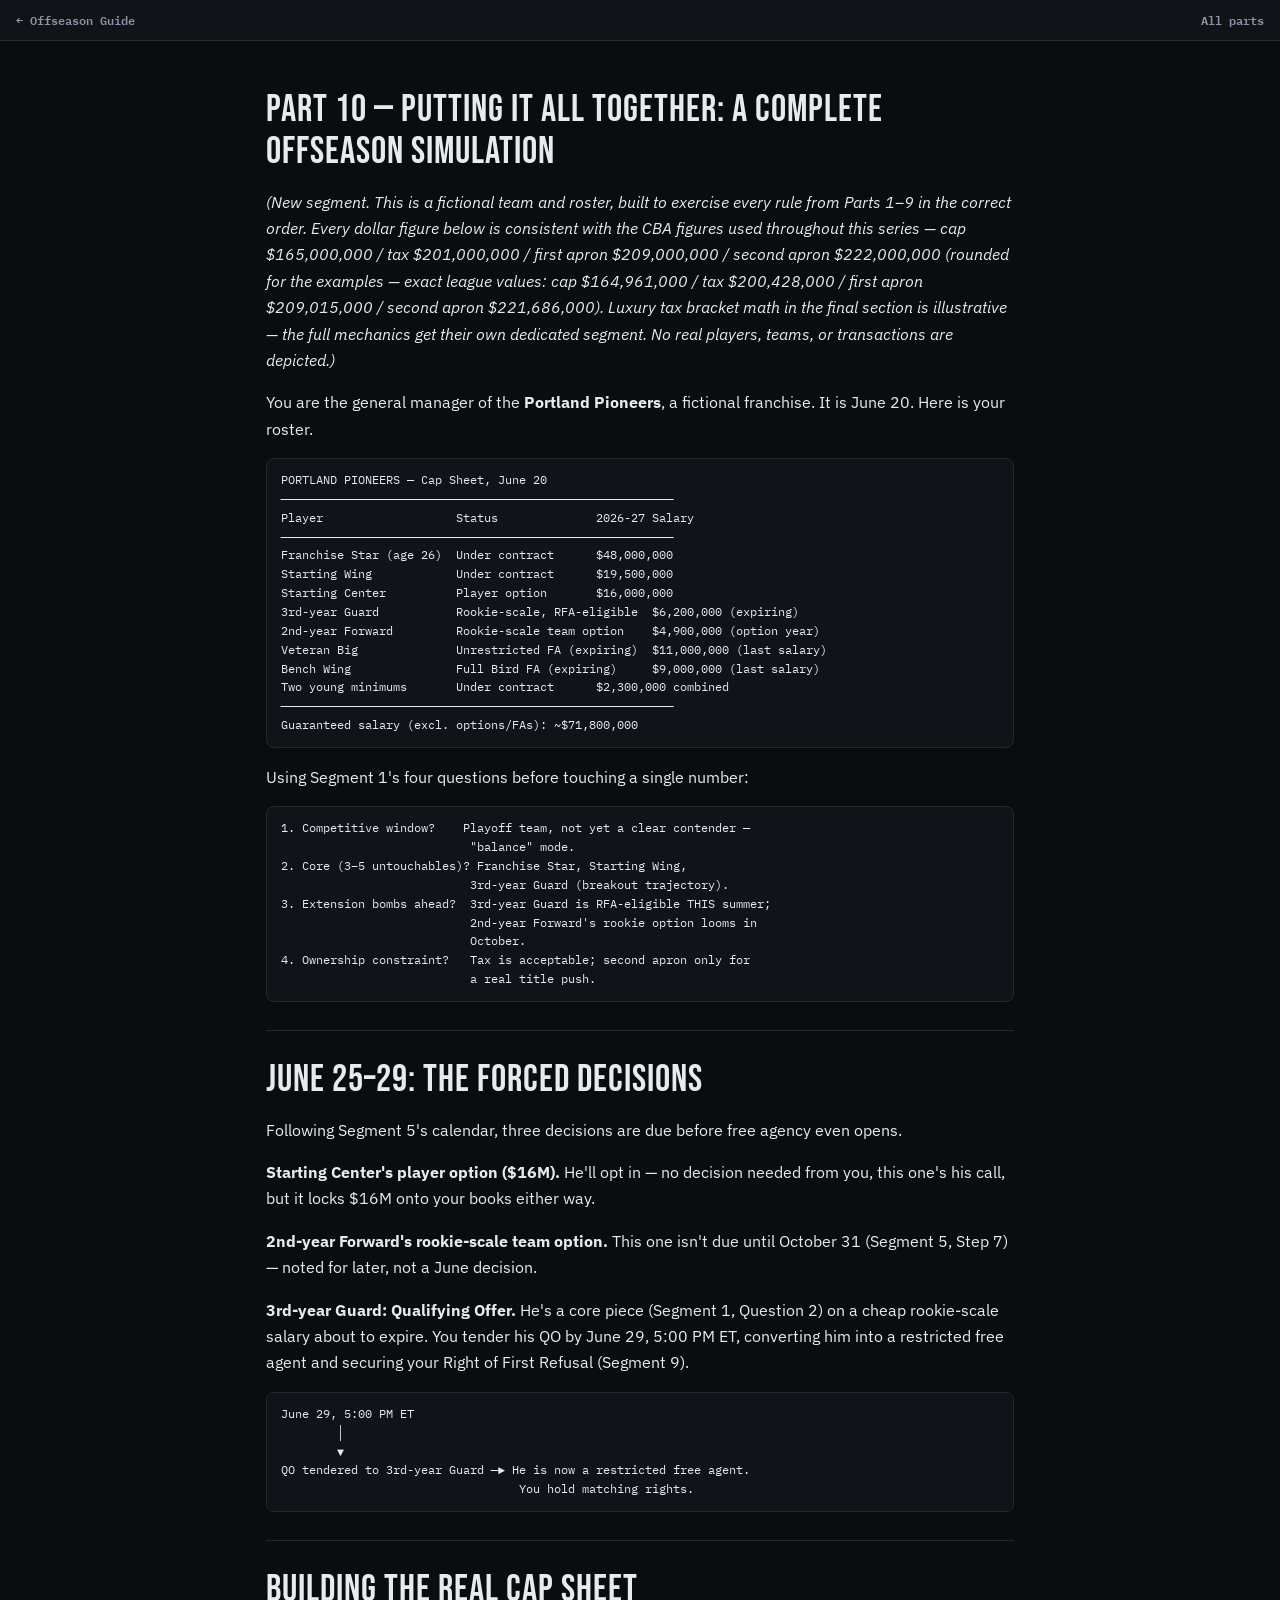
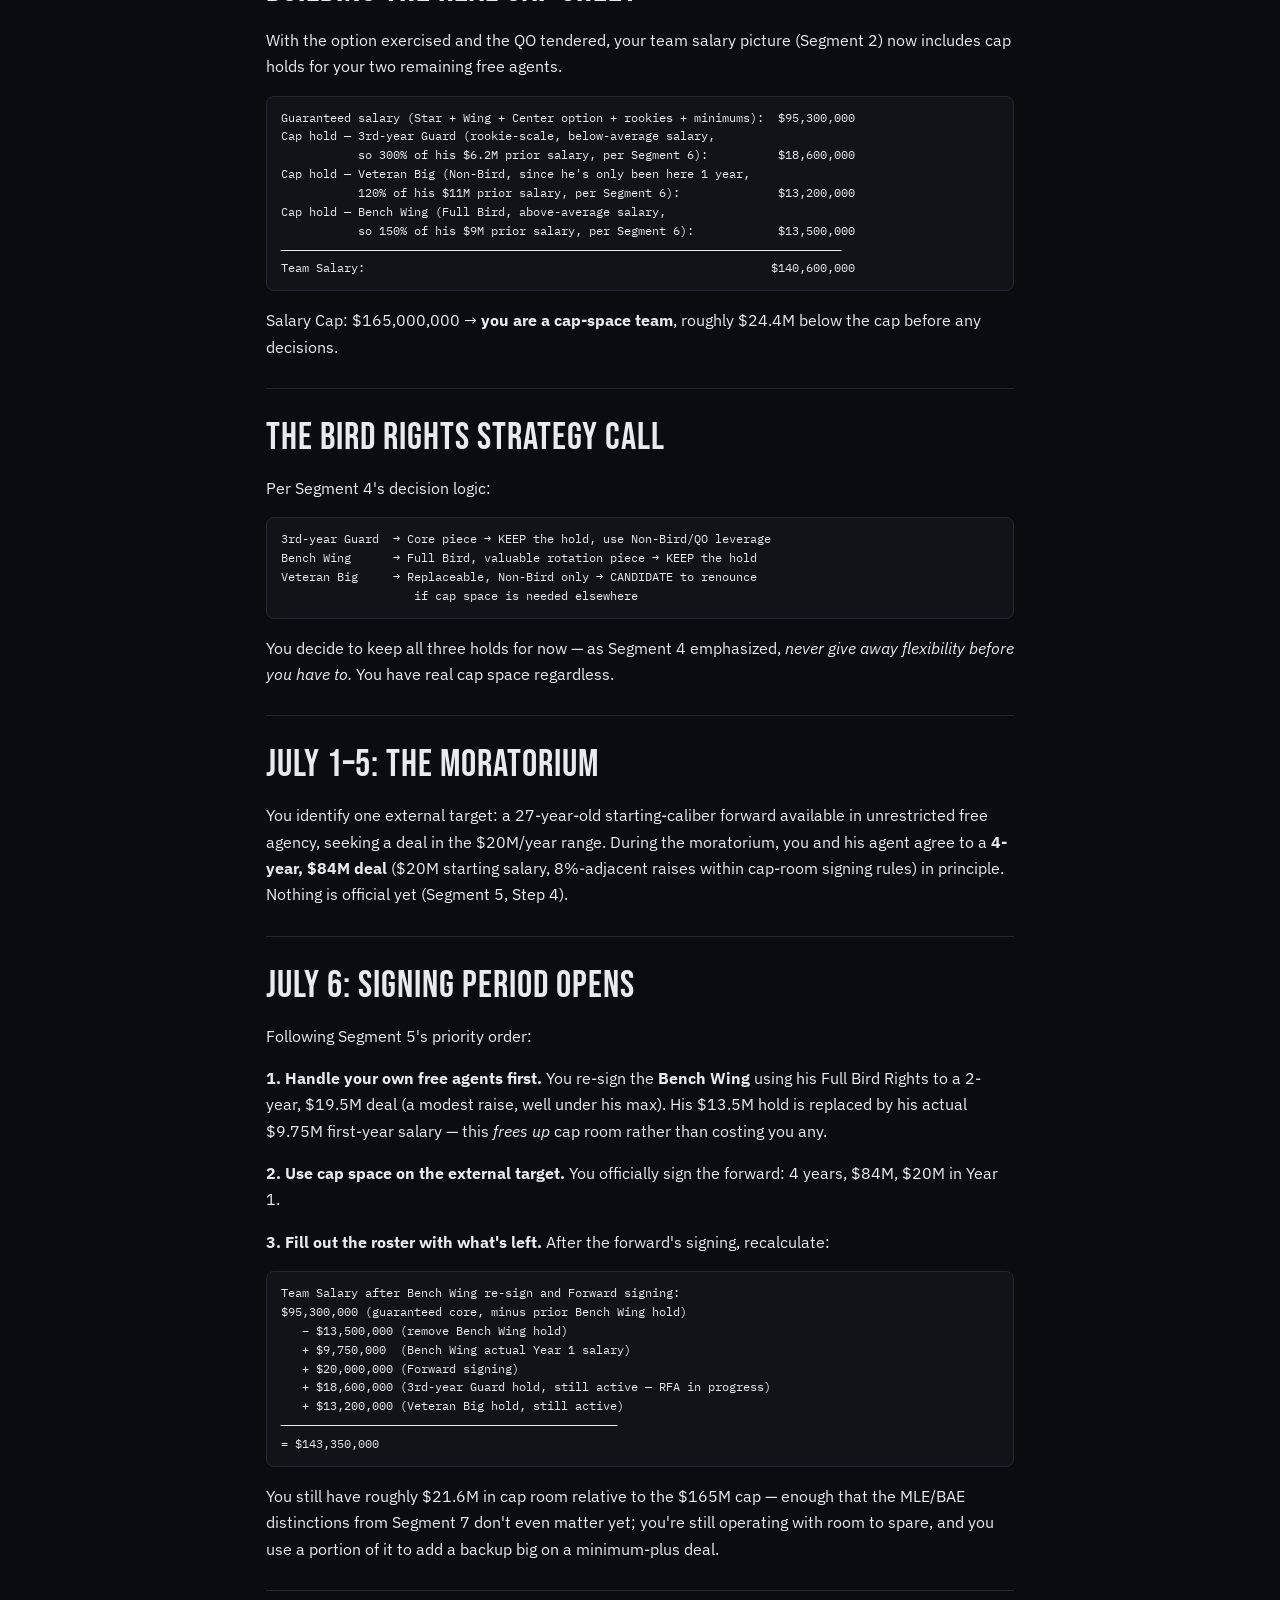
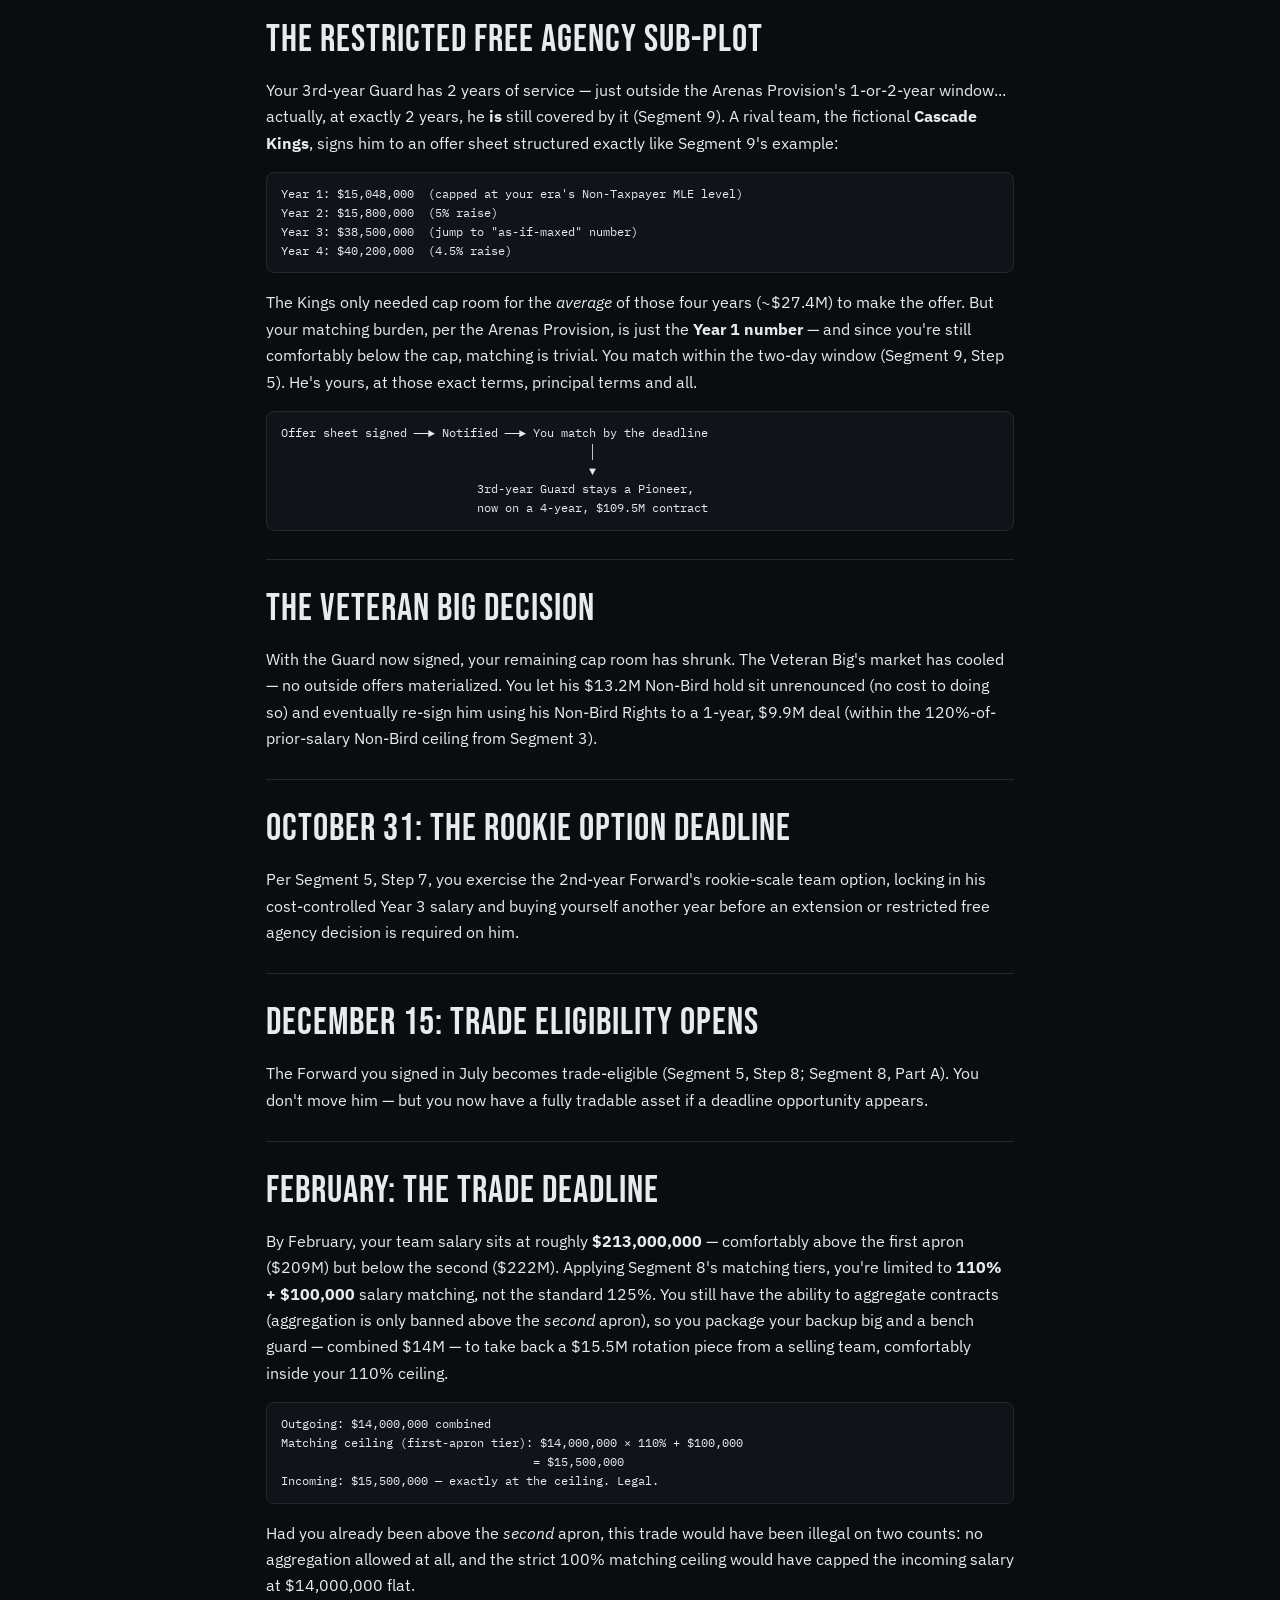
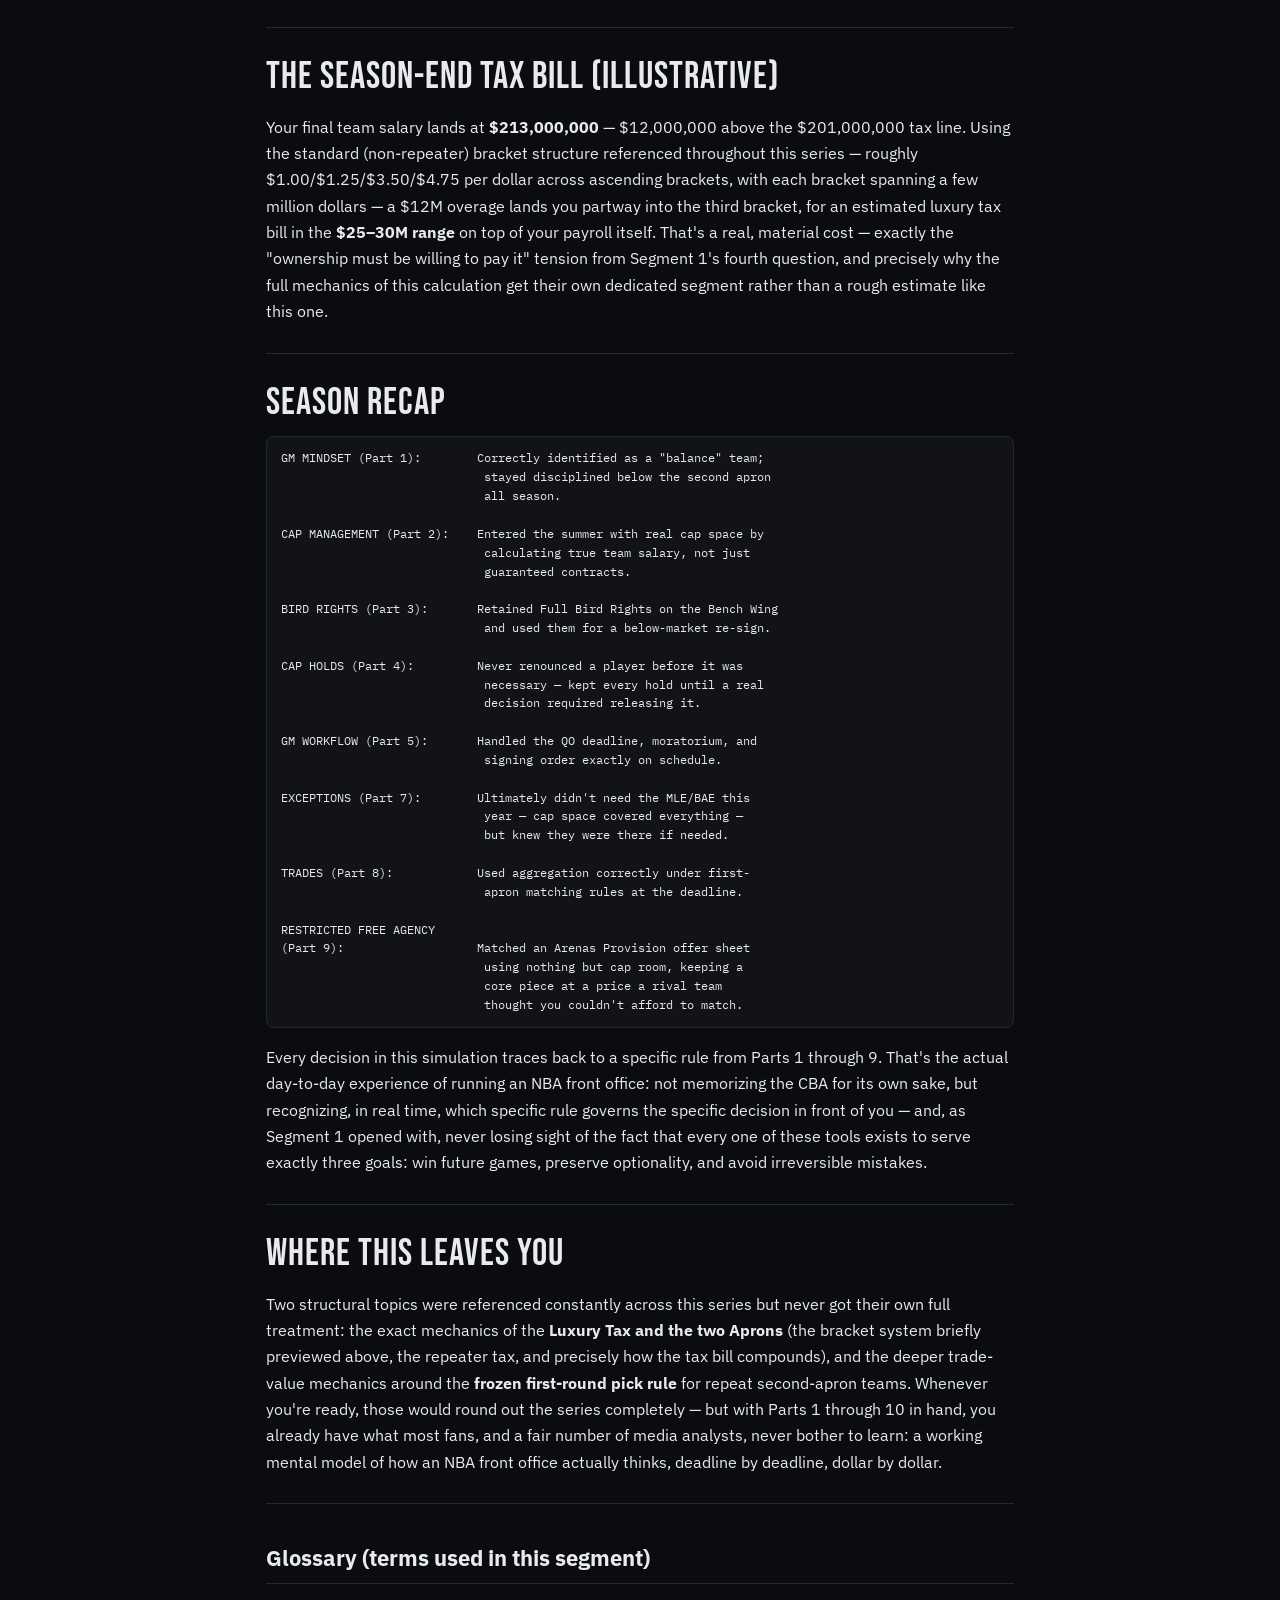
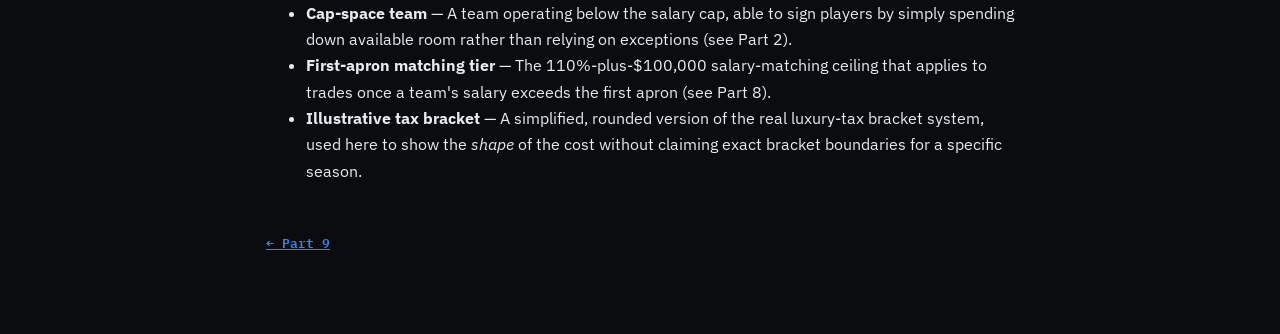
<file: serie/teil-10.html>
<!doctype html><html lang="en"><head><meta charset="utf-8"><meta name="viewport" content="width=device-width,initial-scale=1"><title>Part 10 — Putting It All Together: A Complete Offseason Simulation – NBAFO CBA Series</title>
<link href="https://fonts.googleapis.com/css2?family=Bebas+Neue&family=IBM+Plex+Mono:wght@400;600&family=IBM+Plex+Sans:wght@400;600&display=swap" rel="stylesheet"><style>
:root{--bg:#0a0c10;--surface:#111318;--surface2:#1a1d24;--border:#252830;--text:#e8eaf0;--dim:#8a94a8;--blue:#3b82f6;--gold:#eab308}
*{box-sizing:border-box}body{margin:0;background:var(--bg);color:var(--text);font:16px/1.65 'IBM Plex Sans',system-ui,sans-serif}
.wrap{max-width:780px;margin:0 auto;padding:20px 16px 80px}
nav.top{display:flex;gap:12px;justify-content:space-between;align-items:center;padding:10px 16px;background:var(--surface);border-bottom:1px solid var(--border);font:600 12px 'IBM Plex Mono',monospace;position:sticky;top:0;z-index:5;flex-wrap:wrap}
a{color:var(--blue)}nav.top a{color:var(--dim);text-decoration:none}nav.top a:hover{color:var(--text)}
h1{font:400 38px/1.1 'Bebas Neue',sans-serif;letter-spacing:1px;margin:28px 0 12px}h2{font-size:22px;margin:36px 0 8px;border-bottom:1px solid var(--border);padding-bottom:6px}h3{font-size:18px;margin:26px 0 6px;color:var(--gold)}
pre{background:var(--surface);border:1px solid var(--border);border-radius:8px;padding:12px 14px;overflow-x:auto;font:13px/1.45 'IBM Plex Mono',monospace}
code{font-family:'IBM Plex Mono',monospace;font-size:.9em}
.tw{overflow-x:auto;margin:14px 0}table{border-collapse:collapse;font-size:14px;min-width:100%}th,td{border:1px solid var(--border);padding:7px 10px;text-align:left;vertical-align:top}th{background:var(--surface2)}
hr{border:0;border-top:1px solid var(--border);margin:28px 0}blockquote{border-left:3px solid var(--blue);margin:14px 0;padding:2px 14px;color:var(--dim)}
.pn{display:flex;justify-content:space-between;gap:12px;margin-top:48px;font:600 13px 'IBM Plex Mono',monospace}
ul.toc{list-style:none;padding:0}ul.toc li{margin:0}ul.toc a{display:block;padding:12px 14px;margin:8px 0;background:var(--surface);border:1px solid var(--border);border-radius:8px;text-decoration:none;color:var(--text)}ul.toc a:hover{border-color:var(--blue)}ul.toc small{color:var(--dim);display:block}
</style></head><body><nav class="top"><a href="../index.html">← Offseason Guide</a><a href="index.html">All parts</a></nav><div class="wrap"><h1>Part 10 — Putting It All Together: A Complete Offseason Simulation</h1>
<p><em>(New segment. This is a fictional team and roster, built to exercise every rule from Parts 1–9 in the correct order. Every dollar figure below is consistent with the CBA figures used throughout this series — cap $165,000,000 / tax $201,000,000 / first apron $209,000,000 / second apron $222,000,000 (rounded for the examples — exact league values: cap $164,961,000 / tax $200,428,000 / first apron $209,015,000 / second apron $221,686,000). Luxury tax bracket math in the final section is illustrative — the full mechanics get their own dedicated segment. No real players, teams, or transactions are depicted.)</em></p>
<p>You are the general manager of the <strong>Portland Pioneers</strong>, a fictional franchise. It is June 20. Here is your roster.</p>
<pre><code class="language-text">PORTLAND PIONEERS — Cap Sheet, June 20
────────────────────────────────────────────────────────
Player                   Status              2026-27 Salary
────────────────────────────────────────────────────────
Franchise Star (age 26)  Under contract      $48,000,000
Starting Wing            Under contract      $19,500,000
Starting Center          Player option       $16,000,000
3rd-year Guard           Rookie-scale, RFA-eligible  $6,200,000 (expiring)
2nd-year Forward         Rookie-scale team option    $4,900,000 (option year)
Veteran Big              Unrestricted FA (expiring)  $11,000,000 (last salary)
Bench Wing               Full Bird FA (expiring)     $9,000,000 (last salary)
Two young minimums       Under contract      $2,300,000 combined
────────────────────────────────────────────────────────
Guaranteed salary (excl. options/FAs): ~$71,800,000
</code></pre>
<p>Using Segment 1's four questions before touching a single number:</p>
<pre><code class="language-text">1. Competitive window?    Playoff team, not yet a clear contender —
                           &quot;balance&quot; mode.
2. Core (3–5 untouchables)? Franchise Star, Starting Wing,
                           3rd-year Guard (breakout trajectory).
3. Extension bombs ahead?  3rd-year Guard is RFA-eligible THIS summer;
                           2nd-year Forward's rookie option looms in
                           October.
4. Ownership constraint?   Tax is acceptable; second apron only for
                           a real title push.
</code></pre>
<hr />
<h1>June 25–29: The Forced Decisions</h1>
<p>Following Segment 5's calendar, three decisions are due before free agency even opens.</p>
<p><strong>Starting Center's player option ($16M).</strong> He'll opt in — no decision needed from you, this one's his call, but it locks $16M onto your books either way.</p>
<p><strong>2nd-year Forward's rookie-scale team option.</strong> This one isn't due until October 31 (Segment 5, Step 7) — noted for later, not a June decision.</p>
<p><strong>3rd-year Guard: Qualifying Offer.</strong> He's a core piece (Segment 1, Question 2) on a cheap rookie-scale salary about to expire. You tender his QO by June 29, 5:00 PM ET, converting him into a restricted free agent and securing your Right of First Refusal (Segment 9).</p>
<pre><code class="language-text">June 29, 5:00 PM ET
        │
        ▼
QO tendered to 3rd-year Guard ─► He is now a restricted free agent.
                                  You hold matching rights.
</code></pre>
<hr />
<h1>Building the Real Cap Sheet</h1>
<p>With the option exercised and the QO tendered, your team salary picture (Segment 2) now includes cap holds for your two remaining free agents.</p>
<pre><code class="language-text">Guaranteed salary (Star + Wing + Center option + rookies + minimums):  $95,300,000
Cap hold — 3rd-year Guard (rookie-scale, below-average salary,
           so 300% of his $6.2M prior salary, per Segment 6):          $18,600,000
Cap hold — Veteran Big (Non-Bird, since he's only been here 1 year,
           120% of his $11M prior salary, per Segment 6):              $13,200,000
Cap hold — Bench Wing (Full Bird, above-average salary,
           so 150% of his $9M prior salary, per Segment 6):            $13,500,000
────────────────────────────────────────────────────────────────────────────────
Team Salary:                                                          $140,600,000
</code></pre>
<p>Salary Cap: $165,000,000 → <strong>you are a cap-space team</strong>, roughly $24.4M below the cap before any decisions.</p>
<hr />
<h1>The Bird Rights Strategy Call</h1>
<p>Per Segment 4's decision logic:</p>
<pre><code class="language-text">3rd-year Guard  → Core piece → KEEP the hold, use Non-Bird/QO leverage
Bench Wing      → Full Bird, valuable rotation piece → KEEP the hold
Veteran Big     → Replaceable, Non-Bird only → CANDIDATE to renounce
                   if cap space is needed elsewhere
</code></pre>
<p>You decide to keep all three holds for now — as Segment 4 emphasized, <em>never give away flexibility before you have to.</em> You have real cap space regardless.</p>
<hr />
<h1>July 1–5: The Moratorium</h1>
<p>You identify one external target: a 27-year-old starting-caliber forward available in unrestricted free agency, seeking a deal in the $20M/year range. During the moratorium, you and his agent agree to a <strong>4-year, $84M deal</strong> ($20M starting salary, 8%-adjacent raises within cap-room signing rules) in principle. Nothing is official yet (Segment 5, Step 4).</p>
<hr />
<h1>July 6: Signing Period Opens</h1>
<p>Following Segment 5's priority order:</p>
<p><strong>1. Handle your own free agents first.</strong> You re-sign the <strong>Bench Wing</strong> using his Full Bird Rights to a 2-year, $19.5M deal (a modest raise, well under his max). His $13.5M hold is replaced by his actual $9.75M first-year salary — this <em>frees up</em> cap room rather than costing you any.</p>
<p><strong>2. Use cap space on the external target.</strong> You officially sign the forward: 4 years, $84M, $20M in Year 1.</p>
<p><strong>3. Fill out the roster with what's left.</strong> After the forward's signing, recalculate:</p>
<pre><code class="language-text">Team Salary after Bench Wing re-sign and Forward signing:
$95,300,000 (guaranteed core, minus prior Bench Wing hold)
   − $13,500,000 (remove Bench Wing hold)
   + $9,750,000  (Bench Wing actual Year 1 salary)
   + $20,000,000 (Forward signing)
   + $18,600,000 (3rd-year Guard hold, still active — RFA in progress)
   + $13,200,000 (Veteran Big hold, still active)
────────────────────────────────────────────────
= $143,350,000
</code></pre>
<p>You still have roughly $21.6M in cap room relative to the $165M cap — enough that the MLE/BAE distinctions from Segment 7 don't even matter yet; you're still operating with room to spare, and you use a portion of it to add a backup big on a minimum-plus deal.</p>
<hr />
<h1>The Restricted Free Agency Sub-Plot</h1>
<p>Your 3rd-year Guard has 2 years of service — just outside the Arenas Provision's 1-or-2-year window... actually, at exactly 2 years, he <strong>is</strong> still covered by it (Segment 9). A rival team, the fictional <strong>Cascade Kings</strong>, signs him to an offer sheet structured exactly like Segment 9's example:</p>
<pre><code class="language-text">Year 1: $15,048,000  (capped at your era's Non-Taxpayer MLE level)
Year 2: $15,800,000  (5% raise)
Year 3: $38,500,000  (jump to &quot;as-if-maxed&quot; number)
Year 4: $40,200,000  (4.5% raise)
</code></pre>
<p>The Kings only needed cap room for the <em>average</em> of those four years (~$27.4M) to make the offer. But your matching burden, per the Arenas Provision, is just the <strong>Year 1 number</strong> — and since you're still comfortably below the cap, matching is trivial. You match within the two-day window (Segment 9, Step 5). He's yours, at those exact terms, principal terms and all.</p>
<pre><code class="language-text">Offer sheet signed ──► Notified ──► You match by the deadline
                                            │
                                            ▼
                            3rd-year Guard stays a Pioneer,
                            now on a 4-year, $109.5M contract
</code></pre>
<hr />
<h1>The Veteran Big Decision</h1>
<p>With the Guard now signed, your remaining cap room has shrunk. The Veteran Big's market has cooled — no outside offers materialized. You let his $13.2M Non-Bird hold sit unrenounced (no cost to doing so) and eventually re-sign him using his Non-Bird Rights to a 1-year, $9.9M deal (within the 120%-of-prior-salary Non-Bird ceiling from Segment 3).</p>
<hr />
<h1>October 31: The Rookie Option Deadline</h1>
<p>Per Segment 5, Step 7, you exercise the 2nd-year Forward's rookie-scale team option, locking in his cost-controlled Year 3 salary and buying yourself another year before an extension or restricted free agency decision is required on him.</p>
<hr />
<h1>December 15: Trade Eligibility Opens</h1>
<p>The Forward you signed in July becomes trade-eligible (Segment 5, Step 8; Segment 8, Part A). You don't move him — but you now have a fully tradable asset if a deadline opportunity appears.</p>
<hr />
<h1>February: The Trade Deadline</h1>
<p>By February, your team salary sits at roughly <strong>$213,000,000</strong> — comfortably above the first apron ($209M) but below the second ($222M). Applying Segment 8's matching tiers, you're limited to <strong>110% + $100,000</strong> salary matching, not the standard 125%. You still have the ability to aggregate contracts (aggregation is only banned above the <em>second</em> apron), so you package your backup big and a bench guard — combined $14M — to take back a $15.5M rotation piece from a selling team, comfortably inside your 110% ceiling.</p>
<pre><code class="language-text">Outgoing: $14,000,000 combined
Matching ceiling (first-apron tier): $14,000,000 × 110% + $100,000
                                    = $15,500,000
Incoming: $15,500,000 — exactly at the ceiling. Legal.
</code></pre>
<p>Had you already been above the <em>second</em> apron, this trade would have been illegal on two counts: no aggregation allowed at all, and the strict 100% matching ceiling would have capped the incoming salary at $14,000,000 flat.</p>
<hr />
<h1>The Season-End Tax Bill (Illustrative)</h1>
<p>Your final team salary lands at <strong>$213,000,000</strong> — $12,000,000 above the $201,000,000 tax line. Using the standard (non-repeater) bracket structure referenced throughout this series — roughly $1.00/$1.25/$3.50/$4.75 per dollar across ascending brackets, with each bracket spanning a few million dollars — a $12M overage lands you partway into the third bracket, for an estimated luxury tax bill in the <strong>$25–30M range</strong> on top of your payroll itself. That's a real, material cost — exactly the "ownership must be willing to pay it" tension from Segment 1's fourth question, and precisely why the full mechanics of this calculation get their own dedicated segment rather than a rough estimate like this one.</p>
<hr />
<h1>Season Recap</h1>
<pre><code class="language-text">GM MINDSET (Part 1):        Correctly identified as a &quot;balance&quot; team;
                             stayed disciplined below the second apron
                             all season.

CAP MANAGEMENT (Part 2):    Entered the summer with real cap space by
                             calculating true team salary, not just
                             guaranteed contracts.

BIRD RIGHTS (Part 3):       Retained Full Bird Rights on the Bench Wing
                             and used them for a below-market re-sign.

CAP HOLDS (Part 4):         Never renounced a player before it was
                             necessary — kept every hold until a real
                             decision required releasing it.

GM WORKFLOW (Part 5):       Handled the QO deadline, moratorium, and
                             signing order exactly on schedule.

EXCEPTIONS (Part 7):        Ultimately didn't need the MLE/BAE this
                             year — cap space covered everything —
                             but knew they were there if needed.

TRADES (Part 8):            Used aggregation correctly under first-
                             apron matching rules at the deadline.

RESTRICTED FREE AGENCY
(Part 9):                   Matched an Arenas Provision offer sheet
                             using nothing but cap room, keeping a
                             core piece at a price a rival team
                             thought you couldn't afford to match.
</code></pre>
<p>Every decision in this simulation traces back to a specific rule from Parts 1 through 9. That's the actual day-to-day experience of running an NBA front office: not memorizing the CBA for its own sake, but recognizing, in real time, which specific rule governs the specific decision in front of you — and, as Segment 1 opened with, never losing sight of the fact that every one of these tools exists to serve exactly three goals: win future games, preserve optionality, and avoid irreversible mistakes.</p>
<hr />
<h1>Where This Leaves You</h1>
<p>Two structural topics were referenced constantly across this series but never got their own full treatment: the exact mechanics of the <strong>Luxury Tax and the two Aprons</strong> (the bracket system briefly previewed above, the repeater tax, and precisely how the tax bill compounds), and the deeper trade-value mechanics around the <strong>frozen first-round pick rule</strong> for repeat second-apron teams. Whenever you're ready, those would round out the series completely — but with Parts 1 through 10 in hand, you already have what most fans, and a fair number of media analysts, never bother to learn: a working mental model of how an NBA front office actually thinks, deadline by deadline, dollar by dollar.</p>
<hr />
<h2>Glossary (terms used in this segment)</h2>
<ul>
<li><strong>Cap-space team</strong> — A team operating below the salary cap, able to sign players by simply spending down available room rather than relying on exceptions (see Part 2).</li>
<li><strong>First-apron matching tier</strong> — The 110%-plus-$100,000 salary-matching ceiling that applies to trades once a team's salary exceeds the first apron (see Part 8).</li>
<li><strong>Illustrative tax bracket</strong> — A simplified, rounded version of the real luxury-tax bracket system, used here to show the <em>shape</em> of the cost without claiming exact bracket boundaries for a specific season.</li>
</ul><div class="pn"><a href="teil-9.html">← Part 9</a><span></span></div></div></body></html>
</file>
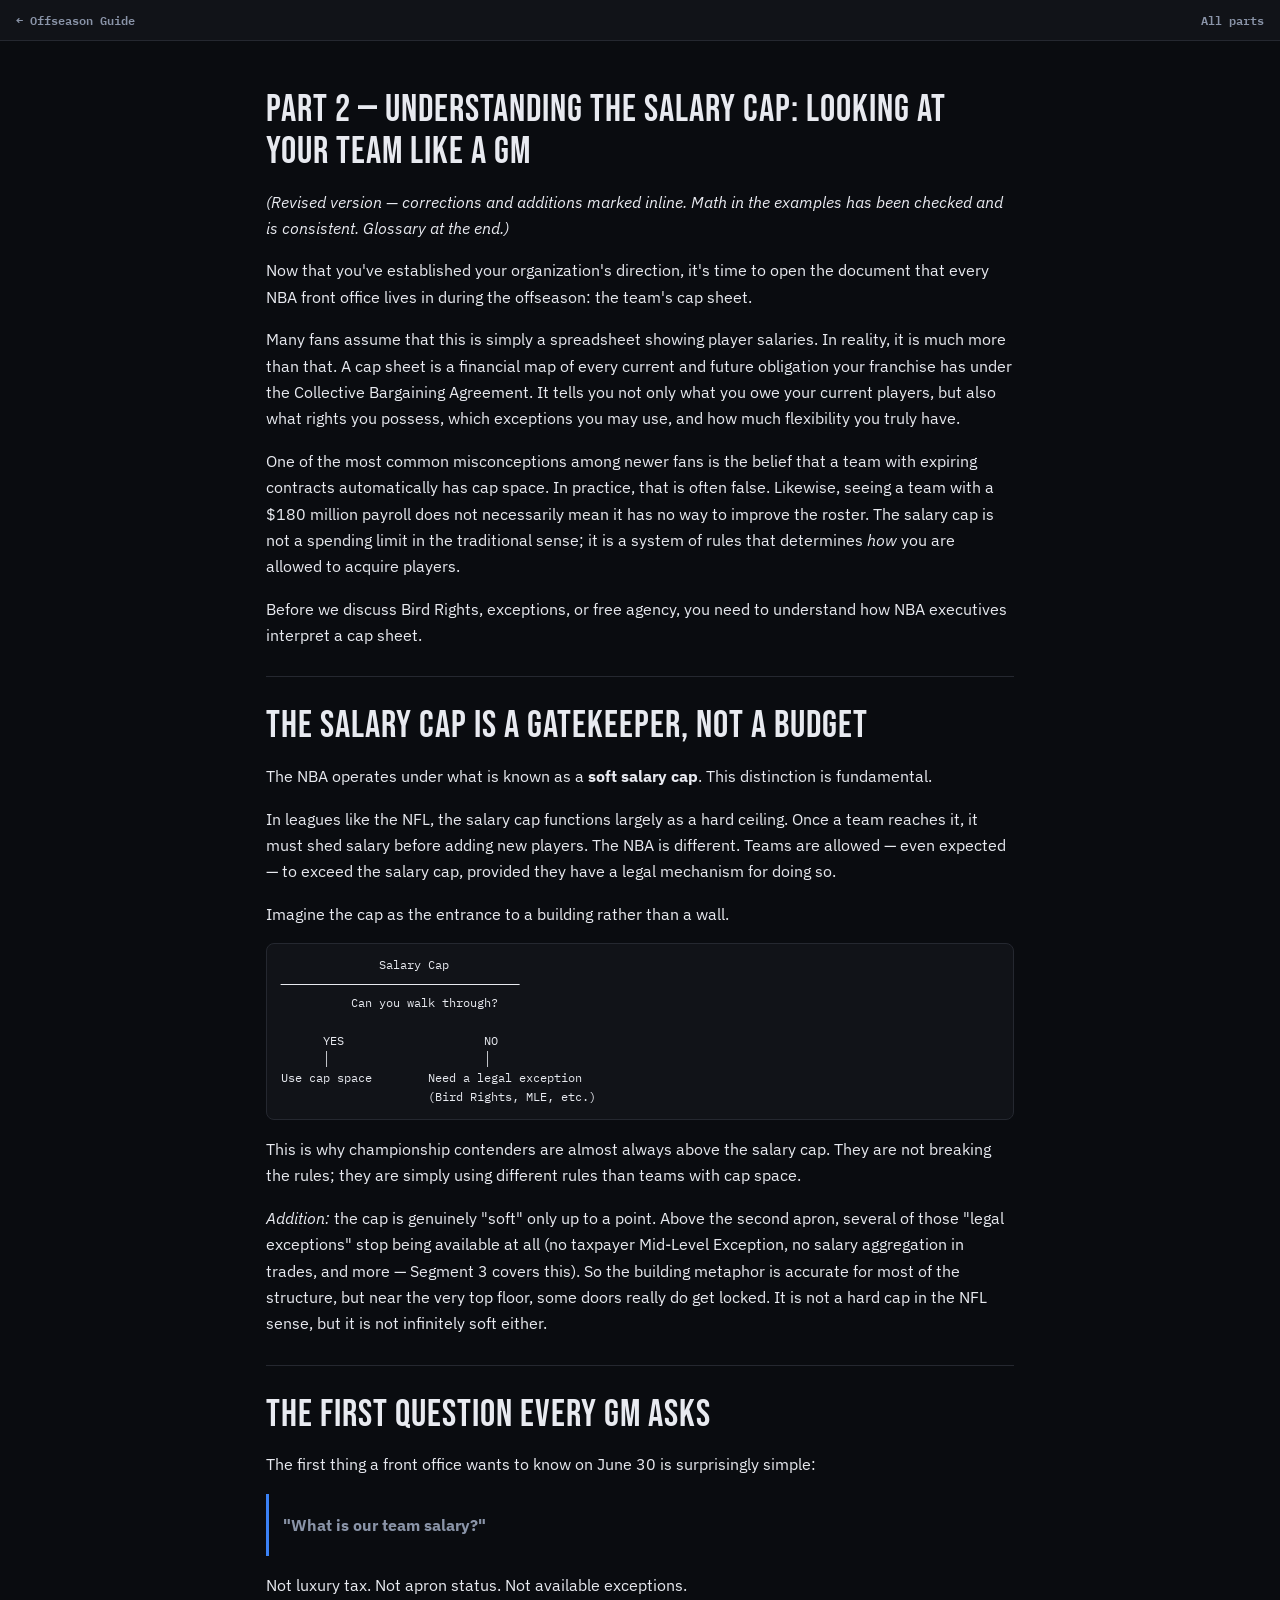
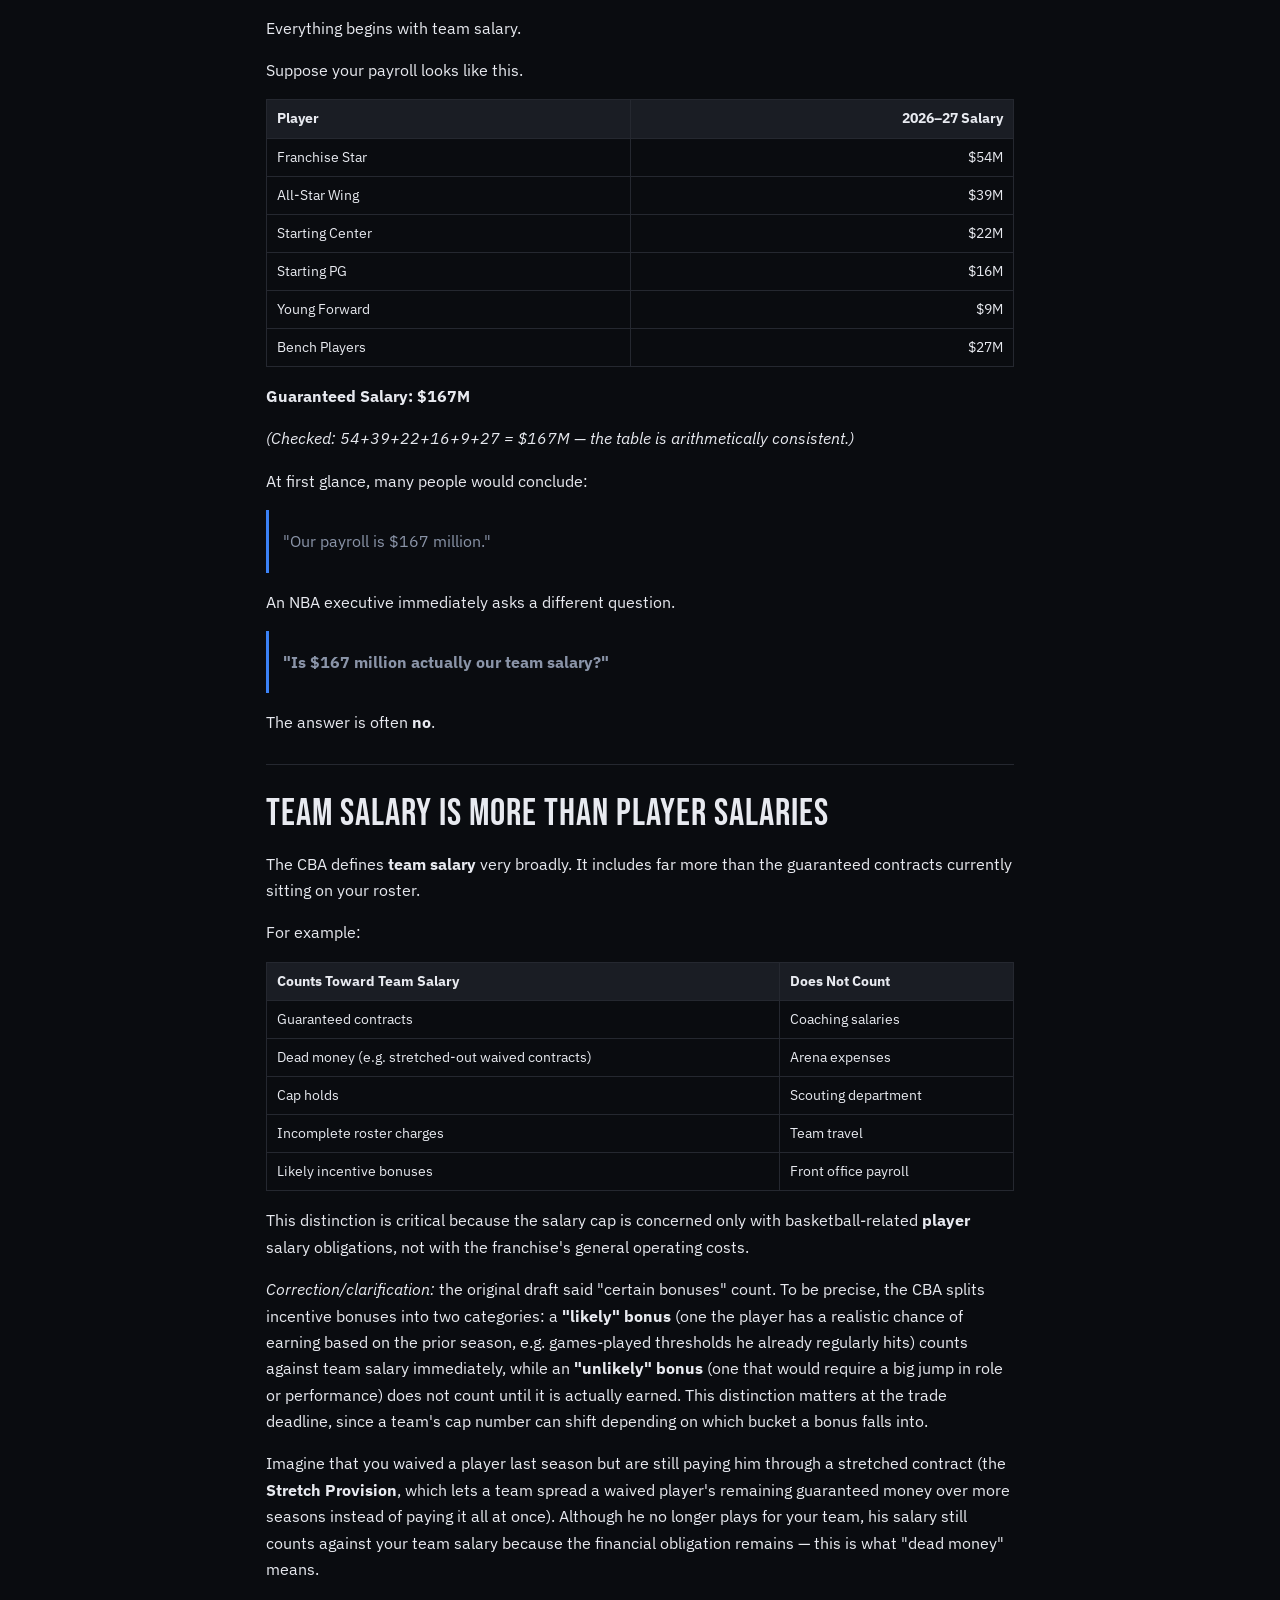
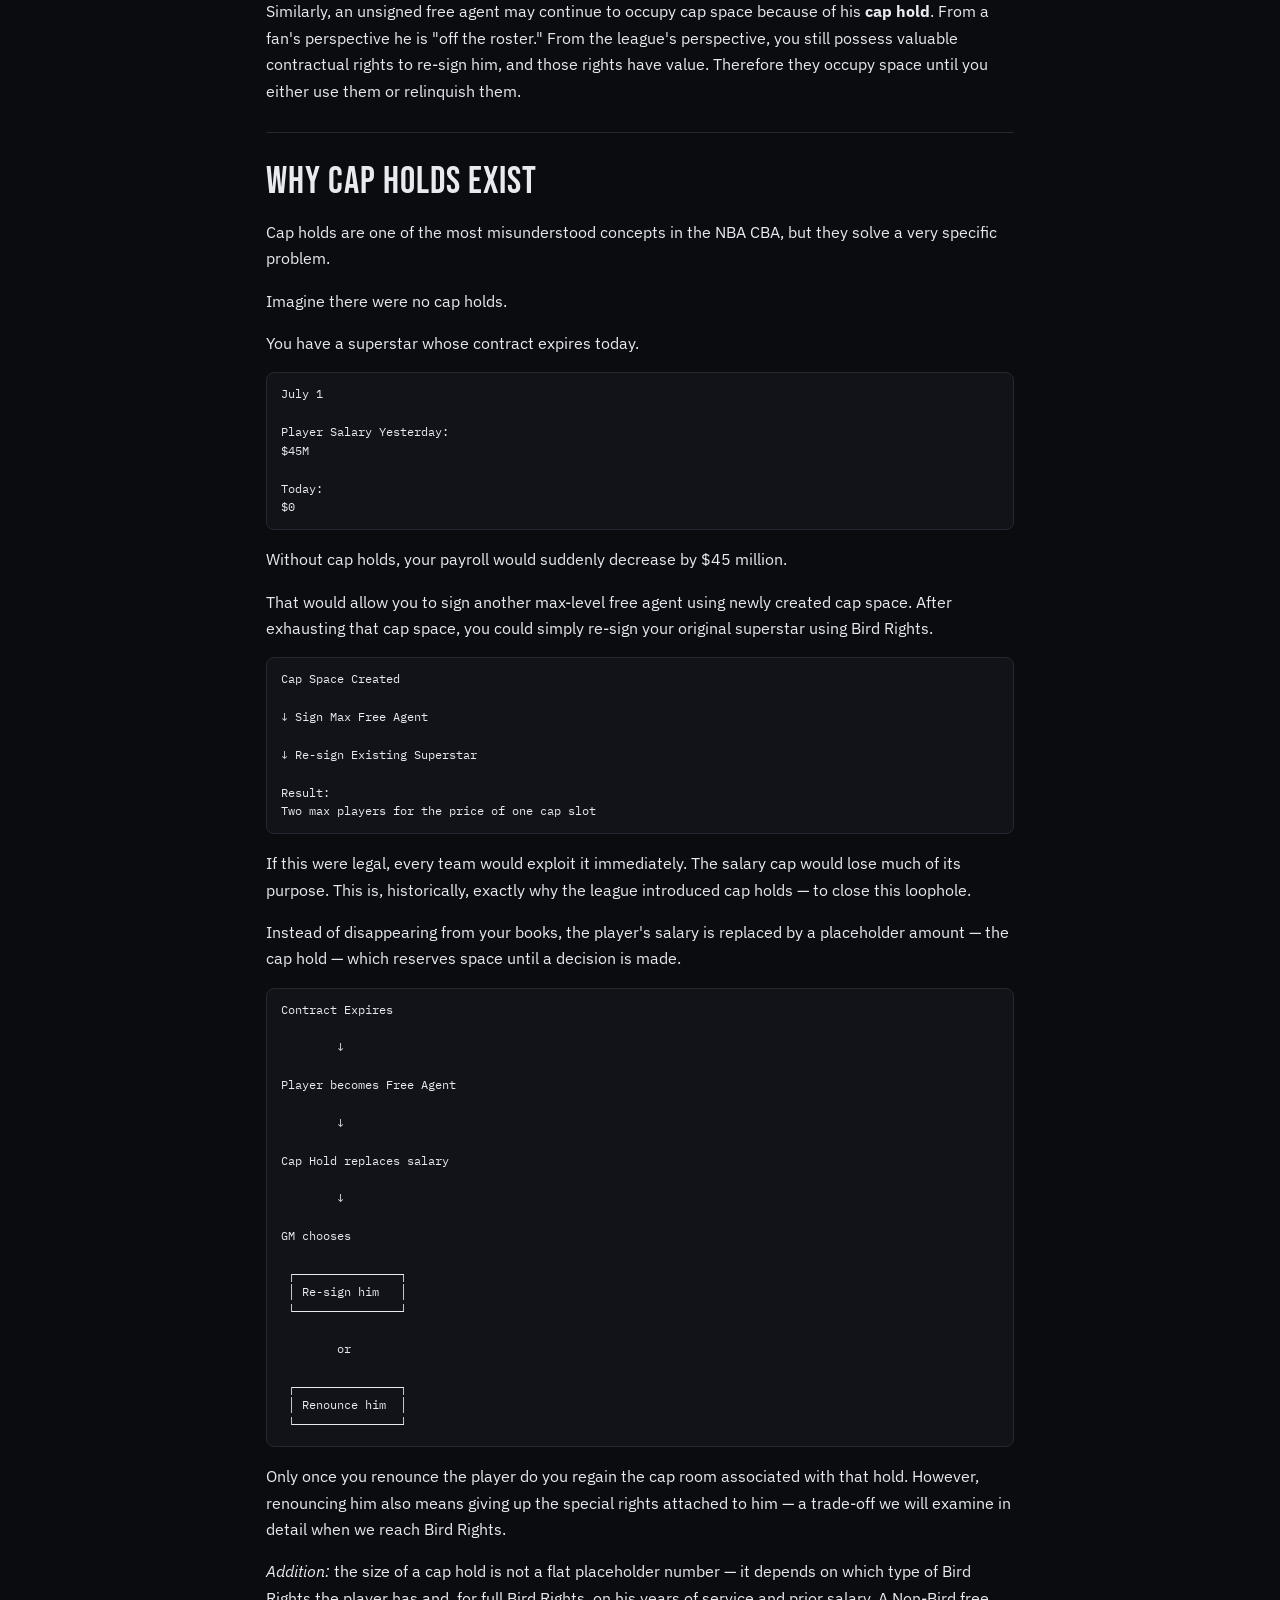
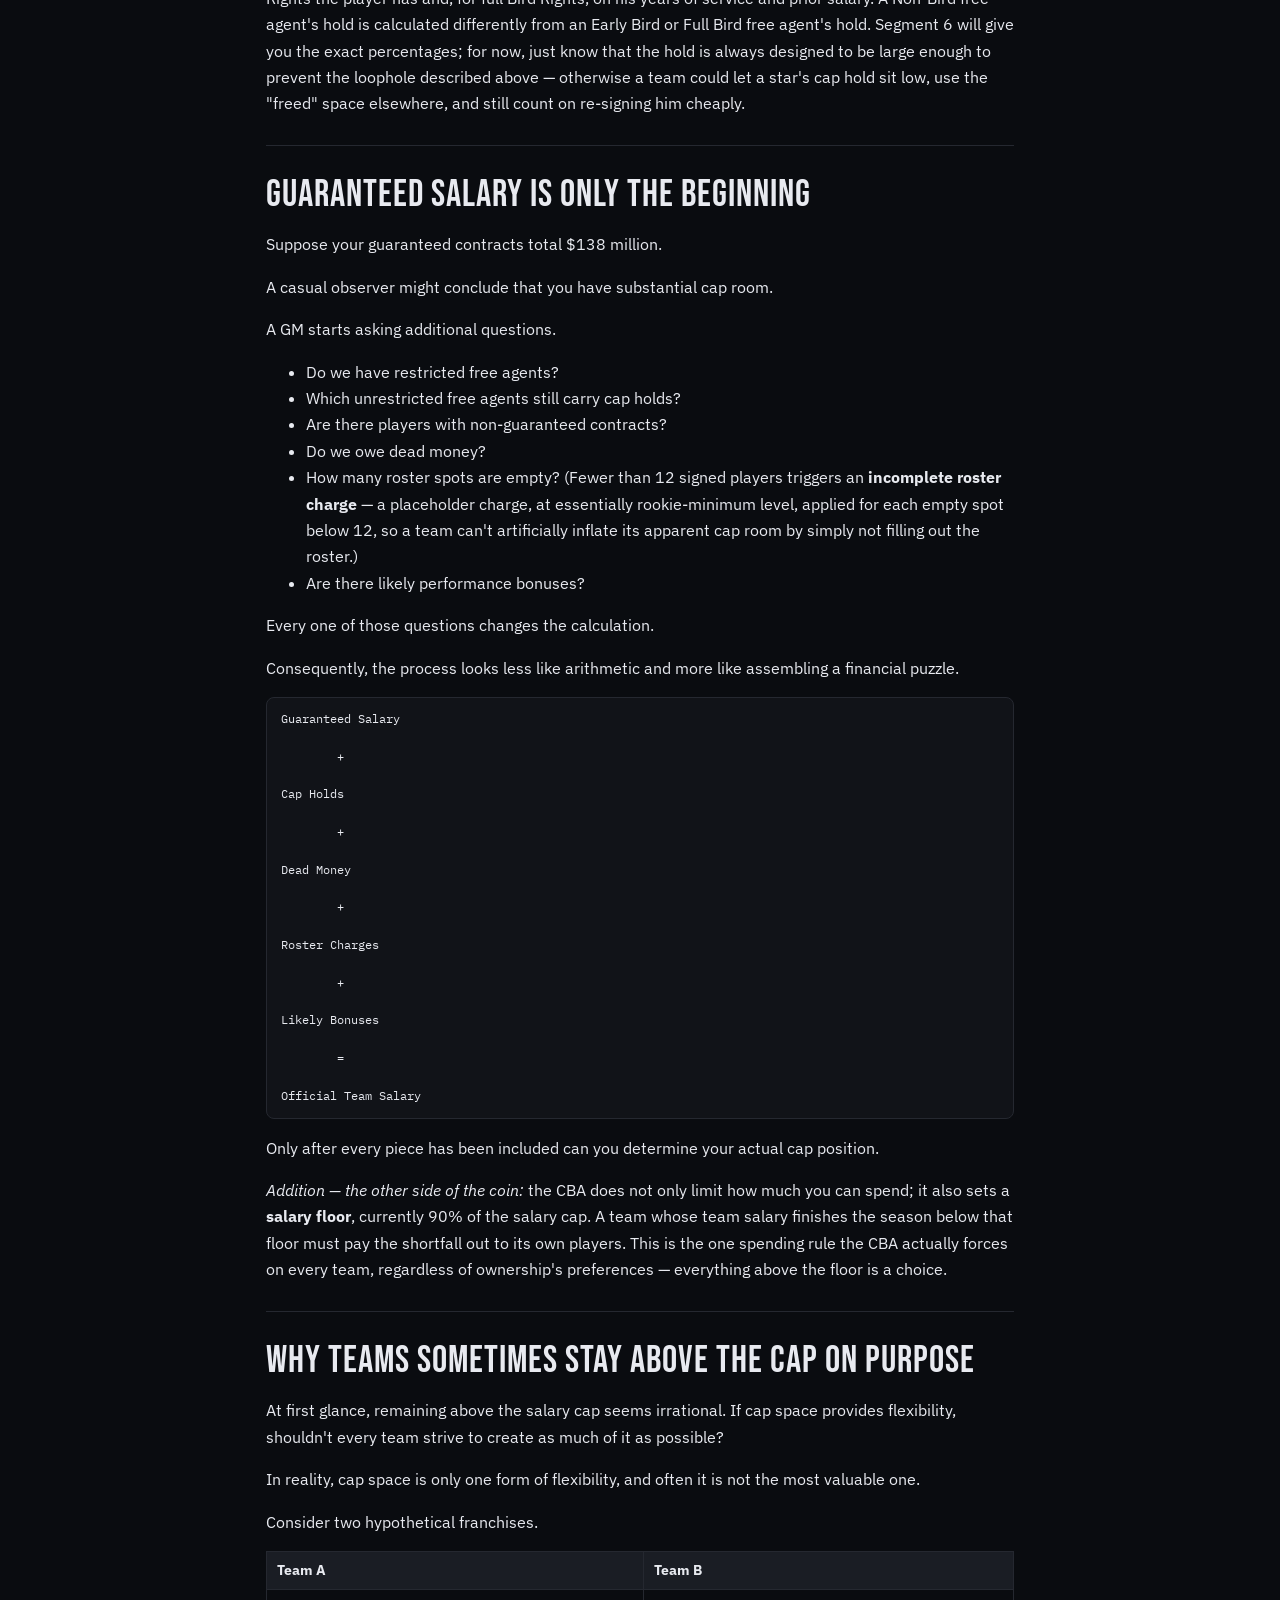
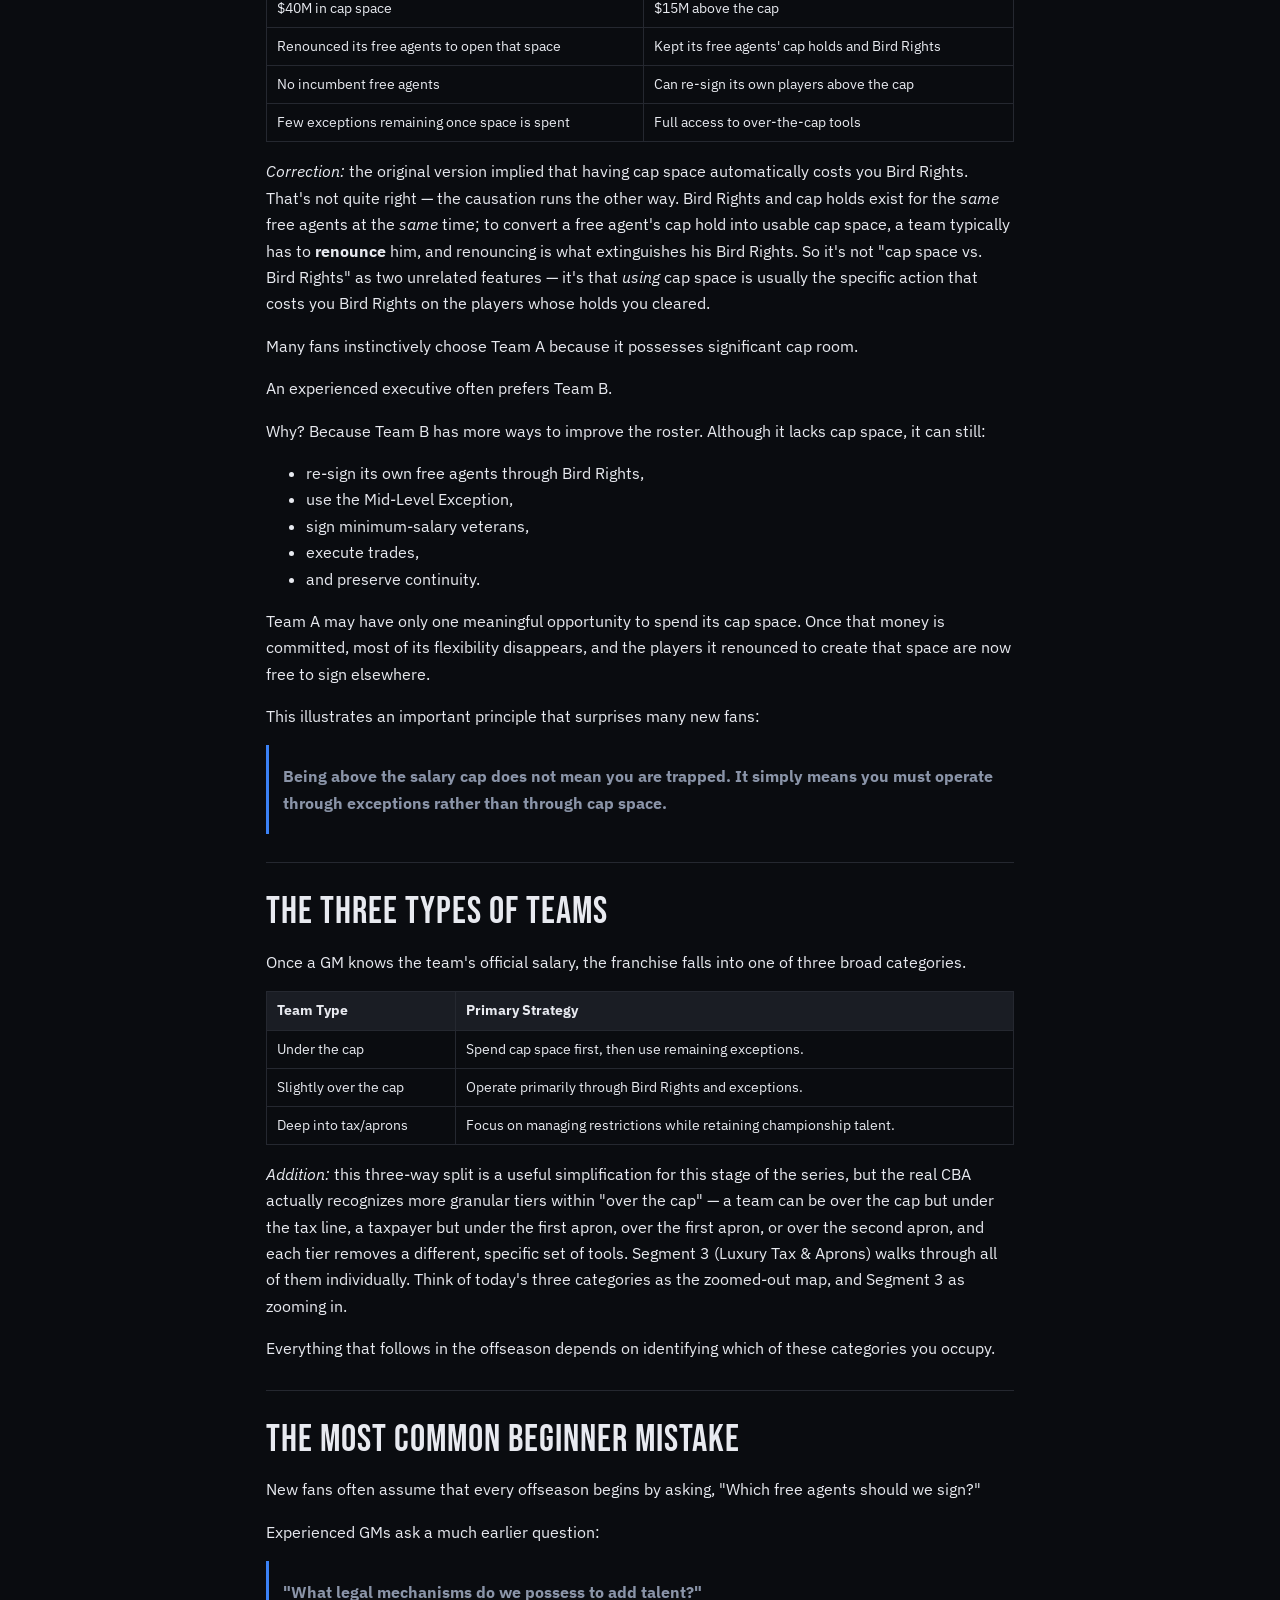
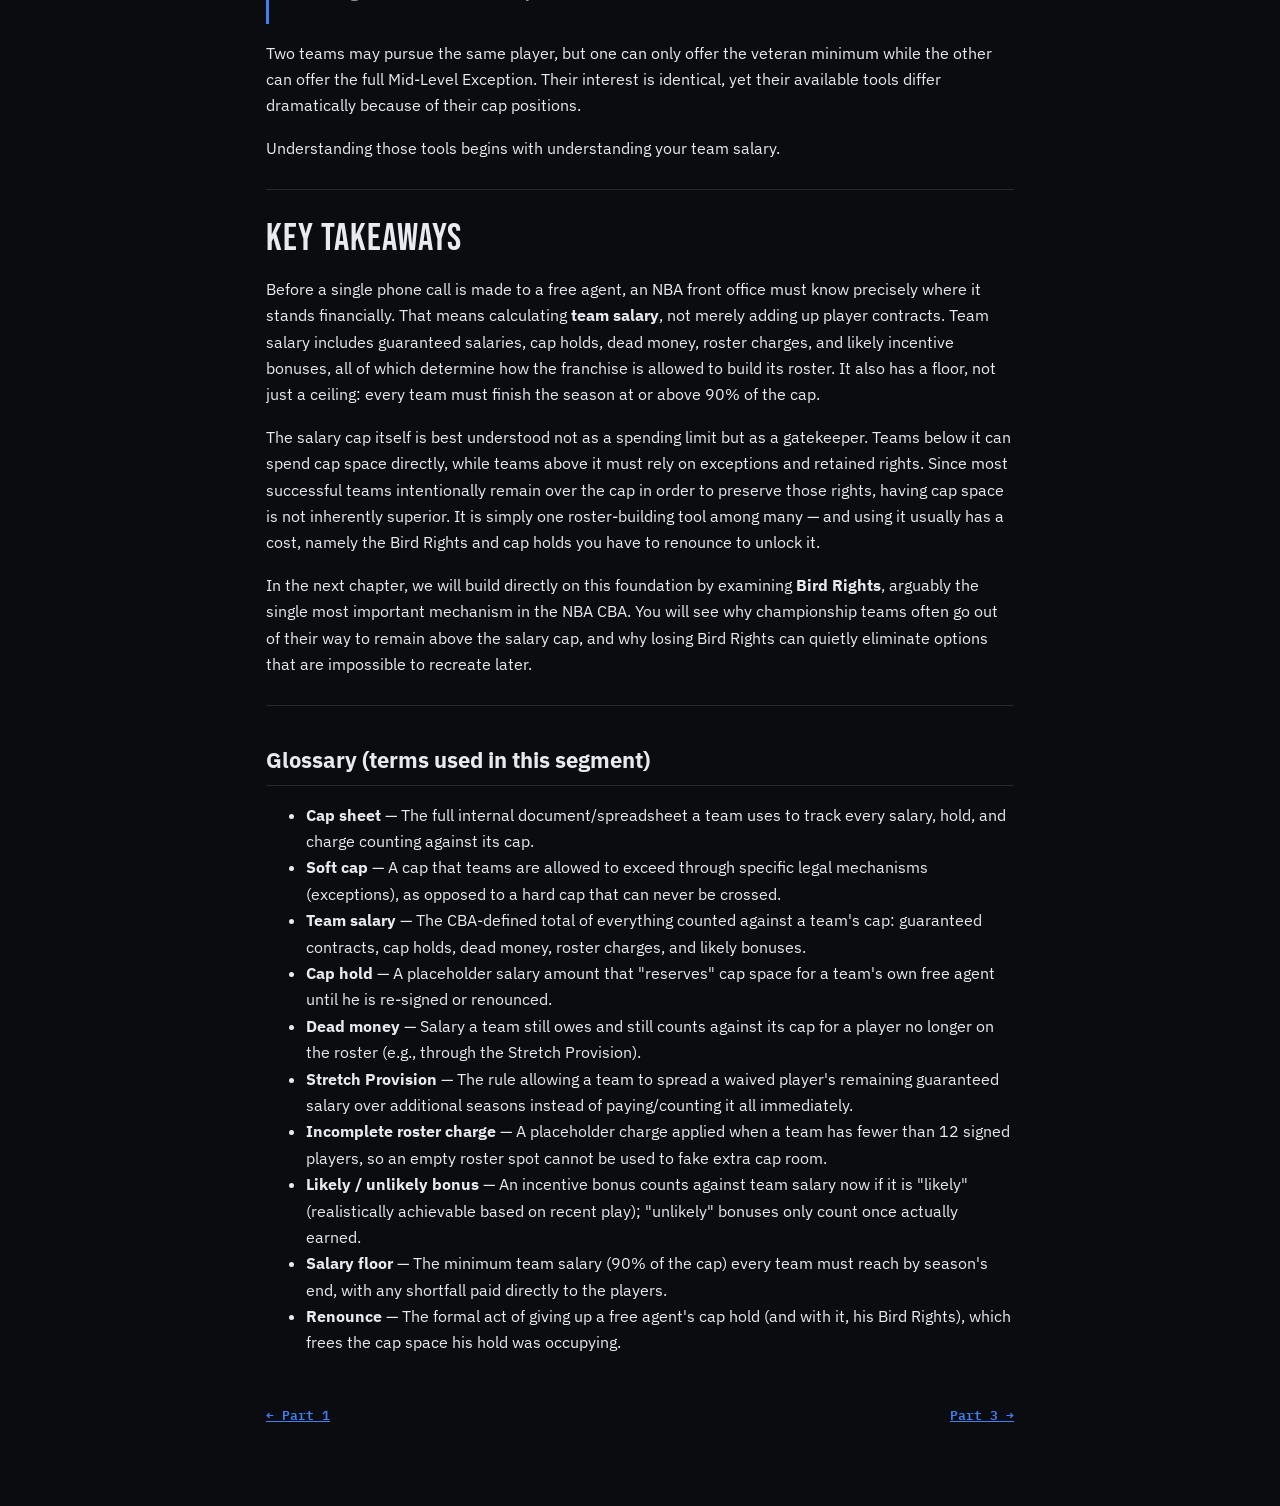
<file: serie/teil-2.html>
<!doctype html><html lang="en"><head><meta charset="utf-8"><meta name="viewport" content="width=device-width,initial-scale=1"><title>Part 2 — Understanding the Salary Cap: Looking at Your Team Like a GM – NBAFO CBA Series</title>
<link href="https://fonts.googleapis.com/css2?family=Bebas+Neue&family=IBM+Plex+Mono:wght@400;600&family=IBM+Plex+Sans:wght@400;600&display=swap" rel="stylesheet"><style>
:root{--bg:#0a0c10;--surface:#111318;--surface2:#1a1d24;--border:#252830;--text:#e8eaf0;--dim:#8a94a8;--blue:#3b82f6;--gold:#eab308}
*{box-sizing:border-box}body{margin:0;background:var(--bg);color:var(--text);font:16px/1.65 'IBM Plex Sans',system-ui,sans-serif}
.wrap{max-width:780px;margin:0 auto;padding:20px 16px 80px}
nav.top{display:flex;gap:12px;justify-content:space-between;align-items:center;padding:10px 16px;background:var(--surface);border-bottom:1px solid var(--border);font:600 12px 'IBM Plex Mono',monospace;position:sticky;top:0;z-index:5;flex-wrap:wrap}
a{color:var(--blue)}nav.top a{color:var(--dim);text-decoration:none}nav.top a:hover{color:var(--text)}
h1{font:400 38px/1.1 'Bebas Neue',sans-serif;letter-spacing:1px;margin:28px 0 12px}h2{font-size:22px;margin:36px 0 8px;border-bottom:1px solid var(--border);padding-bottom:6px}h3{font-size:18px;margin:26px 0 6px;color:var(--gold)}
pre{background:var(--surface);border:1px solid var(--border);border-radius:8px;padding:12px 14px;overflow-x:auto;font:13px/1.45 'IBM Plex Mono',monospace}
code{font-family:'IBM Plex Mono',monospace;font-size:.9em}
.tw{overflow-x:auto;margin:14px 0}table{border-collapse:collapse;font-size:14px;min-width:100%}th,td{border:1px solid var(--border);padding:7px 10px;text-align:left;vertical-align:top}th{background:var(--surface2)}
hr{border:0;border-top:1px solid var(--border);margin:28px 0}blockquote{border-left:3px solid var(--blue);margin:14px 0;padding:2px 14px;color:var(--dim)}
.pn{display:flex;justify-content:space-between;gap:12px;margin-top:48px;font:600 13px 'IBM Plex Mono',monospace}
ul.toc{list-style:none;padding:0}ul.toc li{margin:0}ul.toc a{display:block;padding:12px 14px;margin:8px 0;background:var(--surface);border:1px solid var(--border);border-radius:8px;text-decoration:none;color:var(--text)}ul.toc a:hover{border-color:var(--blue)}ul.toc small{color:var(--dim);display:block}
</style></head><body><nav class="top"><a href="../index.html">← Offseason Guide</a><a href="index.html">All parts</a></nav><div class="wrap"><h1>Part 2 — Understanding the Salary Cap: Looking at Your Team Like a GM</h1>
<p><em>(Revised version — corrections and additions marked inline. Math in the examples has been checked and is consistent. Glossary at the end.)</em></p>
<p>Now that you've established your organization's direction, it's time to open the document that every NBA front office lives in during the offseason: the team's cap sheet.</p>
<p>Many fans assume that this is simply a spreadsheet showing player salaries. In reality, it is much more than that. A cap sheet is a financial map of every current and future obligation your franchise has under the Collective Bargaining Agreement. It tells you not only what you owe your current players, but also what rights you possess, which exceptions you may use, and how much flexibility you truly have.</p>
<p>One of the most common misconceptions among newer fans is the belief that a team with expiring contracts automatically has cap space. In practice, that is often false. Likewise, seeing a team with a $180 million payroll does not necessarily mean it has no way to improve the roster. The salary cap is not a spending limit in the traditional sense; it is a system of rules that determines <em>how</em> you are allowed to acquire players.</p>
<p>Before we discuss Bird Rights, exceptions, or free agency, you need to understand how NBA executives interpret a cap sheet.</p>
<hr />
<h1>The Salary Cap Is a Gatekeeper, Not a Budget</h1>
<p>The NBA operates under what is known as a <strong>soft salary cap</strong>. This distinction is fundamental.</p>
<p>In leagues like the NFL, the salary cap functions largely as a hard ceiling. Once a team reaches it, it must shed salary before adding new players. The NBA is different. Teams are allowed — even expected — to exceed the salary cap, provided they have a legal mechanism for doing so.</p>
<p>Imagine the cap as the entrance to a building rather than a wall.</p>
<pre><code>              Salary Cap
──────────────────────────────────
          Can you walk through?

      YES                    NO
      │                      │
Use cap space        Need a legal exception
                     (Bird Rights, MLE, etc.)
</code></pre>
<p>This is why championship contenders are almost always above the salary cap. They are not breaking the rules; they are simply using different rules than teams with cap space.</p>
<p><em>Addition:</em> the cap is genuinely "soft" only up to a point. Above the second apron, several of those "legal exceptions" stop being available at all (no taxpayer Mid-Level Exception, no salary aggregation in trades, and more — Segment 3 covers this). So the building metaphor is accurate for most of the structure, but near the very top floor, some doors really do get locked. It is not a hard cap in the NFL sense, but it is not infinitely soft either.</p>
<hr />
<h1>The First Question Every GM Asks</h1>
<p>The first thing a front office wants to know on June 30 is surprisingly simple:</p>
<blockquote>
<p><strong>"What is our team salary?"</strong></p>
</blockquote>
<p>Not luxury tax.
Not apron status.
Not available exceptions.</p>
<p>Everything begins with team salary.</p>
<p>Suppose your payroll looks like this.</p>
<div class="tw"><table>
<thead>
<tr>
<th>Player</th>
<th style="text-align: right;">2026–27 Salary</th>
</tr>
</thead>
<tbody>
<tr>
<td>Franchise Star</td>
<td style="text-align: right;">$54M</td>
</tr>
<tr>
<td>All-Star Wing</td>
<td style="text-align: right;">$39M</td>
</tr>
<tr>
<td>Starting Center</td>
<td style="text-align: right;">$22M</td>
</tr>
<tr>
<td>Starting PG</td>
<td style="text-align: right;">$16M</td>
</tr>
<tr>
<td>Young Forward</td>
<td style="text-align: right;">$9M</td>
</tr>
<tr>
<td>Bench Players</td>
<td style="text-align: right;">$27M</td>
</tr>
</tbody>
</table></div>
<p><strong>Guaranteed Salary: $167M</strong></p>
<p><em>(Checked: 54+39+22+16+9+27 = $167M — the table is arithmetically consistent.)</em></p>
<p>At first glance, many people would conclude:</p>
<blockquote>
<p>"Our payroll is $167 million."</p>
</blockquote>
<p>An NBA executive immediately asks a different question.</p>
<blockquote>
<p><strong>"Is $167 million actually our team salary?"</strong></p>
</blockquote>
<p>The answer is often <strong>no</strong>.</p>
<hr />
<h1>Team Salary Is More Than Player Salaries</h1>
<p>The CBA defines <strong>team salary</strong> very broadly. It includes far more than the guaranteed contracts currently sitting on your roster.</p>
<p>For example:</p>
<div class="tw"><table>
<thead>
<tr>
<th>Counts Toward Team Salary</th>
<th>Does Not Count</th>
</tr>
</thead>
<tbody>
<tr>
<td>Guaranteed contracts</td>
<td>Coaching salaries</td>
</tr>
<tr>
<td>Dead money (e.g. stretched-out waived contracts)</td>
<td>Arena expenses</td>
</tr>
<tr>
<td>Cap holds</td>
<td>Scouting department</td>
</tr>
<tr>
<td>Incomplete roster charges</td>
<td>Team travel</td>
</tr>
<tr>
<td>Likely incentive bonuses</td>
<td>Front office payroll</td>
</tr>
</tbody>
</table></div>
<p>This distinction is critical because the salary cap is concerned only with basketball-related <strong>player</strong> salary obligations, not with the franchise's general operating costs.</p>
<p><em>Correction/clarification:</em> the original draft said "certain bonuses" count. To be precise, the CBA splits incentive bonuses into two categories: a <strong>"likely" bonus</strong> (one the player has a realistic chance of earning based on the prior season, e.g. games-played thresholds he already regularly hits) counts against team salary immediately, while an <strong>"unlikely" bonus</strong> (one that would require a big jump in role or performance) does not count until it is actually earned. This distinction matters at the trade deadline, since a team's cap number can shift depending on which bucket a bonus falls into.</p>
<p>Imagine that you waived a player last season but are still paying him through a stretched contract (the <strong>Stretch Provision</strong>, which lets a team spread a waived player's remaining guaranteed money over more seasons instead of paying it all at once). Although he no longer plays for your team, his salary still counts against your team salary because the financial obligation remains — this is what "dead money" means.</p>
<p>Similarly, an unsigned free agent may continue to occupy cap space because of his <strong>cap hold</strong>. From a fan's perspective he is "off the roster." From the league's perspective, you still possess valuable contractual rights to re-sign him, and those rights have value. Therefore they occupy space until you either use them or relinquish them.</p>
<hr />
<h1>Why Cap Holds Exist</h1>
<p>Cap holds are one of the most misunderstood concepts in the NBA CBA, but they solve a very specific problem.</p>
<p>Imagine there were no cap holds.</p>
<p>You have a superstar whose contract expires today.</p>
<pre><code>July 1

Player Salary Yesterday:
$45M

Today:
$0
</code></pre>
<p>Without cap holds, your payroll would suddenly decrease by $45 million.</p>
<p>That would allow you to sign another max-level free agent using newly created cap space. After exhausting that cap space, you could simply re-sign your original superstar using Bird Rights.</p>
<pre><code>Cap Space Created

↓ Sign Max Free Agent

↓ Re-sign Existing Superstar

Result:
Two max players for the price of one cap slot
</code></pre>
<p>If this were legal, every team would exploit it immediately. The salary cap would lose much of its purpose. This is, historically, exactly why the league introduced cap holds — to close this loophole.</p>
<p>Instead of disappearing from your books, the player's salary is replaced by a placeholder amount — the cap hold — which reserves space until a decision is made.</p>
<pre><code>Contract Expires

        ↓

Player becomes Free Agent

        ↓

Cap Hold replaces salary

        ↓

GM chooses

 ┌───────────────┐
 │ Re-sign him   │
 └───────────────┘

        or

 ┌───────────────┐
 │ Renounce him  │
 └───────────────┘
</code></pre>
<p>Only once you renounce the player do you regain the cap room associated with that hold. However, renouncing him also means giving up the special rights attached to him — a trade-off we will examine in detail when we reach Bird Rights.</p>
<p><em>Addition:</em> the size of a cap hold is not a flat placeholder number — it depends on which type of Bird Rights the player has and, for full Bird Rights, on his years of service and prior salary. A Non-Bird free agent's hold is calculated differently from an Early Bird or Full Bird free agent's hold. Segment 6 will give you the exact percentages; for now, just know that the hold is always designed to be large enough to prevent the loophole described above — otherwise a team could let a star's cap hold sit low, use the "freed" space elsewhere, and still count on re-signing him cheaply.</p>
<hr />
<h1>Guaranteed Salary Is Only the Beginning</h1>
<p>Suppose your guaranteed contracts total $138 million.</p>
<p>A casual observer might conclude that you have substantial cap room.</p>
<p>A GM starts asking additional questions.</p>
<ul>
<li>Do we have restricted free agents?</li>
<li>Which unrestricted free agents still carry cap holds?</li>
<li>Are there players with non-guaranteed contracts?</li>
<li>Do we owe dead money?</li>
<li>How many roster spots are empty? (Fewer than 12 signed players triggers an <strong>incomplete roster charge</strong> — a placeholder charge, at essentially rookie-minimum level, applied for each empty spot below 12, so a team can't artificially inflate its apparent cap room by simply not filling out the roster.)</li>
<li>Are there likely performance bonuses?</li>
</ul>
<p>Every one of those questions changes the calculation.</p>
<p>Consequently, the process looks less like arithmetic and more like assembling a financial puzzle.</p>
<pre><code>Guaranteed Salary

        +

Cap Holds

        +

Dead Money

        +

Roster Charges

        +

Likely Bonuses

        =

Official Team Salary
</code></pre>
<p>Only after every piece has been included can you determine your actual cap position.</p>
<p><em>Addition — the other side of the coin:</em> the CBA does not only limit how much you can spend; it also sets a <strong>salary floor</strong>, currently 90% of the salary cap. A team whose team salary finishes the season below that floor must pay the shortfall out to its own players. This is the one spending rule the CBA actually forces on every team, regardless of ownership's preferences — everything above the floor is a choice.</p>
<hr />
<h1>Why Teams Sometimes Stay Above the Cap on Purpose</h1>
<p>At first glance, remaining above the salary cap seems irrational. If cap space provides flexibility, shouldn't every team strive to create as much of it as possible?</p>
<p>In reality, cap space is only one form of flexibility, and often it is not the most valuable one.</p>
<p>Consider two hypothetical franchises.</p>
<div class="tw"><table>
<thead>
<tr>
<th>Team A</th>
<th>Team B</th>
</tr>
</thead>
<tbody>
<tr>
<td>$40M in cap space</td>
<td>$15M above the cap</td>
</tr>
<tr>
<td>Renounced its free agents to open that space</td>
<td>Kept its free agents' cap holds and Bird Rights</td>
</tr>
<tr>
<td>No incumbent free agents</td>
<td>Can re-sign its own players above the cap</td>
</tr>
<tr>
<td>Few exceptions remaining once space is spent</td>
<td>Full access to over-the-cap tools</td>
</tr>
</tbody>
</table></div>
<p><em>Correction:</em> the original version implied that having cap space automatically costs you Bird Rights. That's not quite right — the causation runs the other way. Bird Rights and cap holds exist for the <em>same</em> free agents at the <em>same</em> time; to convert a free agent's cap hold into usable cap space, a team typically has to <strong>renounce</strong> him, and renouncing is what extinguishes his Bird Rights. So it's not "cap space vs. Bird Rights" as two unrelated features — it's that <em>using</em> cap space is usually the specific action that costs you Bird Rights on the players whose holds you cleared.</p>
<p>Many fans instinctively choose Team A because it possesses significant cap room.</p>
<p>An experienced executive often prefers Team B.</p>
<p>Why? Because Team B has more ways to improve the roster. Although it lacks cap space, it can still:</p>
<ul>
<li>re-sign its own free agents through Bird Rights,</li>
<li>use the Mid-Level Exception,</li>
<li>sign minimum-salary veterans,</li>
<li>execute trades,</li>
<li>and preserve continuity.</li>
</ul>
<p>Team A may have only one meaningful opportunity to spend its cap space. Once that money is committed, most of its flexibility disappears, and the players it renounced to create that space are now free to sign elsewhere.</p>
<p>This illustrates an important principle that surprises many new fans:</p>
<blockquote>
<p><strong>Being above the salary cap does not mean you are trapped. It simply means you must operate through exceptions rather than through cap space.</strong></p>
</blockquote>
<hr />
<h1>The Three Types of Teams</h1>
<p>Once a GM knows the team's official salary, the franchise falls into one of three broad categories.</p>
<div class="tw"><table>
<thead>
<tr>
<th>Team Type</th>
<th>Primary Strategy</th>
</tr>
</thead>
<tbody>
<tr>
<td>Under the cap</td>
<td>Spend cap space first, then use remaining exceptions.</td>
</tr>
<tr>
<td>Slightly over the cap</td>
<td>Operate primarily through Bird Rights and exceptions.</td>
</tr>
<tr>
<td>Deep into tax/aprons</td>
<td>Focus on managing restrictions while retaining championship talent.</td>
</tr>
</tbody>
</table></div>
<p><em>Addition:</em> this three-way split is a useful simplification for this stage of the series, but the real CBA actually recognizes more granular tiers within "over the cap" — a team can be over the cap but under the tax line, a taxpayer but under the first apron, over the first apron, or over the second apron, and each tier removes a different, specific set of tools. Segment 3 (Luxury Tax &amp; Aprons) walks through all of them individually. Think of today's three categories as the zoomed-out map, and Segment 3 as zooming in.</p>
<p>Everything that follows in the offseason depends on identifying which of these categories you occupy.</p>
<hr />
<h1>The Most Common Beginner Mistake</h1>
<p>New fans often assume that every offseason begins by asking, "Which free agents should we sign?"</p>
<p>Experienced GMs ask a much earlier question:</p>
<blockquote>
<p><strong>"What legal mechanisms do we possess to add talent?"</strong></p>
</blockquote>
<p>Two teams may pursue the same player, but one can only offer the veteran minimum while the other can offer the full Mid-Level Exception. Their interest is identical, yet their available tools differ dramatically because of their cap positions.</p>
<p>Understanding those tools begins with understanding your team salary.</p>
<hr />
<h1>Key Takeaways</h1>
<p>Before a single phone call is made to a free agent, an NBA front office must know precisely where it stands financially. That means calculating <strong>team salary</strong>, not merely adding up player contracts. Team salary includes guaranteed salaries, cap holds, dead money, roster charges, and likely incentive bonuses, all of which determine how the franchise is allowed to build its roster. It also has a floor, not just a ceiling: every team must finish the season at or above 90% of the cap.</p>
<p>The salary cap itself is best understood not as a spending limit but as a gatekeeper. Teams below it can spend cap space directly, while teams above it must rely on exceptions and retained rights. Since most successful teams intentionally remain over the cap in order to preserve those rights, having cap space is not inherently superior. It is simply one roster-building tool among many — and using it usually has a cost, namely the Bird Rights and cap holds you have to renounce to unlock it.</p>
<p>In the next chapter, we will build directly on this foundation by examining <strong>Bird Rights</strong>, arguably the single most important mechanism in the NBA CBA. You will see why championship teams often go out of their way to remain above the salary cap, and why losing Bird Rights can quietly eliminate options that are impossible to recreate later.</p>
<hr />
<h2>Glossary (terms used in this segment)</h2>
<ul>
<li><strong>Cap sheet</strong> — The full internal document/spreadsheet a team uses to track every salary, hold, and charge counting against its cap.</li>
<li><strong>Soft cap</strong> — A cap that teams are allowed to exceed through specific legal mechanisms (exceptions), as opposed to a hard cap that can never be crossed.</li>
<li><strong>Team salary</strong> — The CBA-defined total of everything counted against a team's cap: guaranteed contracts, cap holds, dead money, roster charges, and likely bonuses.</li>
<li><strong>Cap hold</strong> — A placeholder salary amount that "reserves" cap space for a team's own free agent until he is re-signed or renounced.</li>
<li><strong>Dead money</strong> — Salary a team still owes and still counts against its cap for a player no longer on the roster (e.g., through the Stretch Provision).</li>
<li><strong>Stretch Provision</strong> — The rule allowing a team to spread a waived player's remaining guaranteed salary over additional seasons instead of paying/counting it all immediately.</li>
<li><strong>Incomplete roster charge</strong> — A placeholder charge applied when a team has fewer than 12 signed players, so an empty roster spot cannot be used to fake extra cap room.</li>
<li><strong>Likely / unlikely bonus</strong> — An incentive bonus counts against team salary now if it is "likely" (realistically achievable based on recent play); "unlikely" bonuses only count once actually earned.</li>
<li><strong>Salary floor</strong> — The minimum team salary (90% of the cap) every team must reach by season's end, with any shortfall paid directly to the players.</li>
<li><strong>Renounce</strong> — The formal act of giving up a free agent's cap hold (and with it, his Bird Rights), which frees the cap space his hold was occupying.</li>
</ul><div class="pn"><a href="teil-1.html">← Part 1</a><a href="teil-3.html">Part 3 →</a></div></div></body></html>
</file>
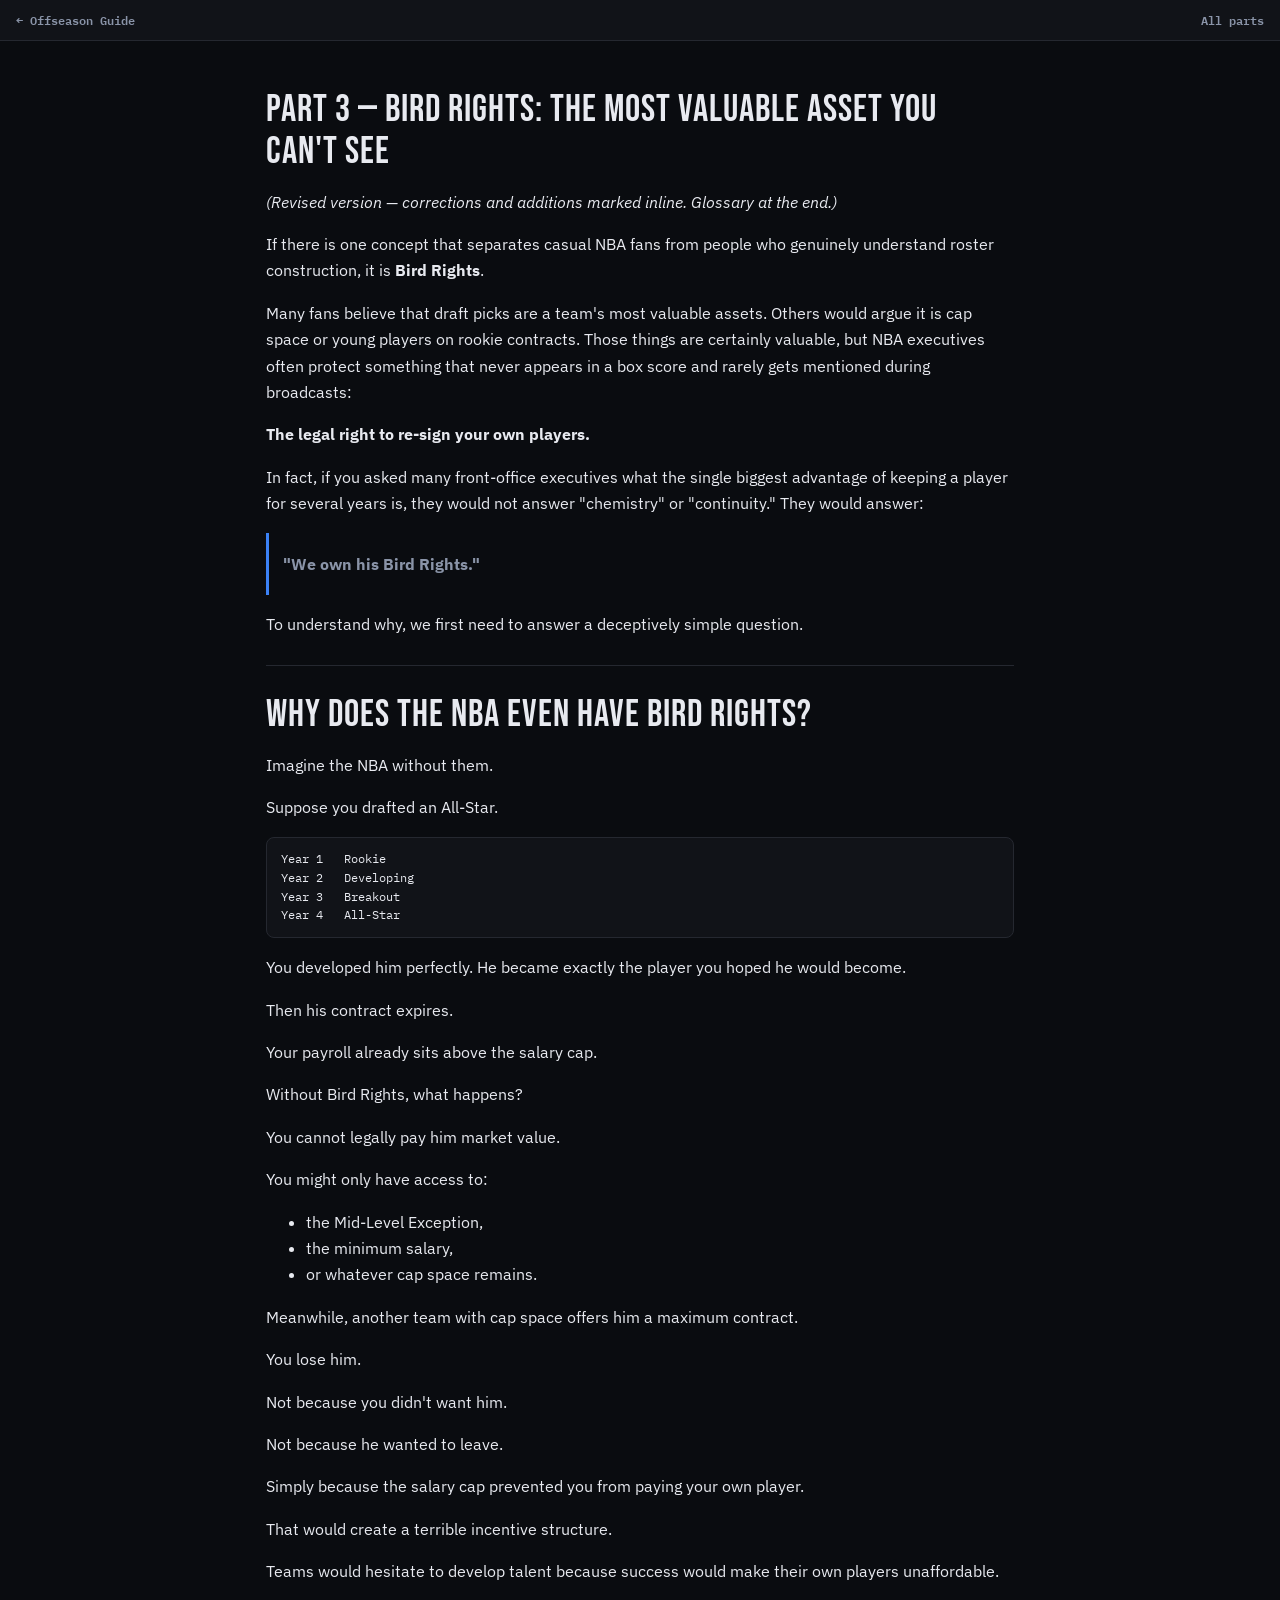
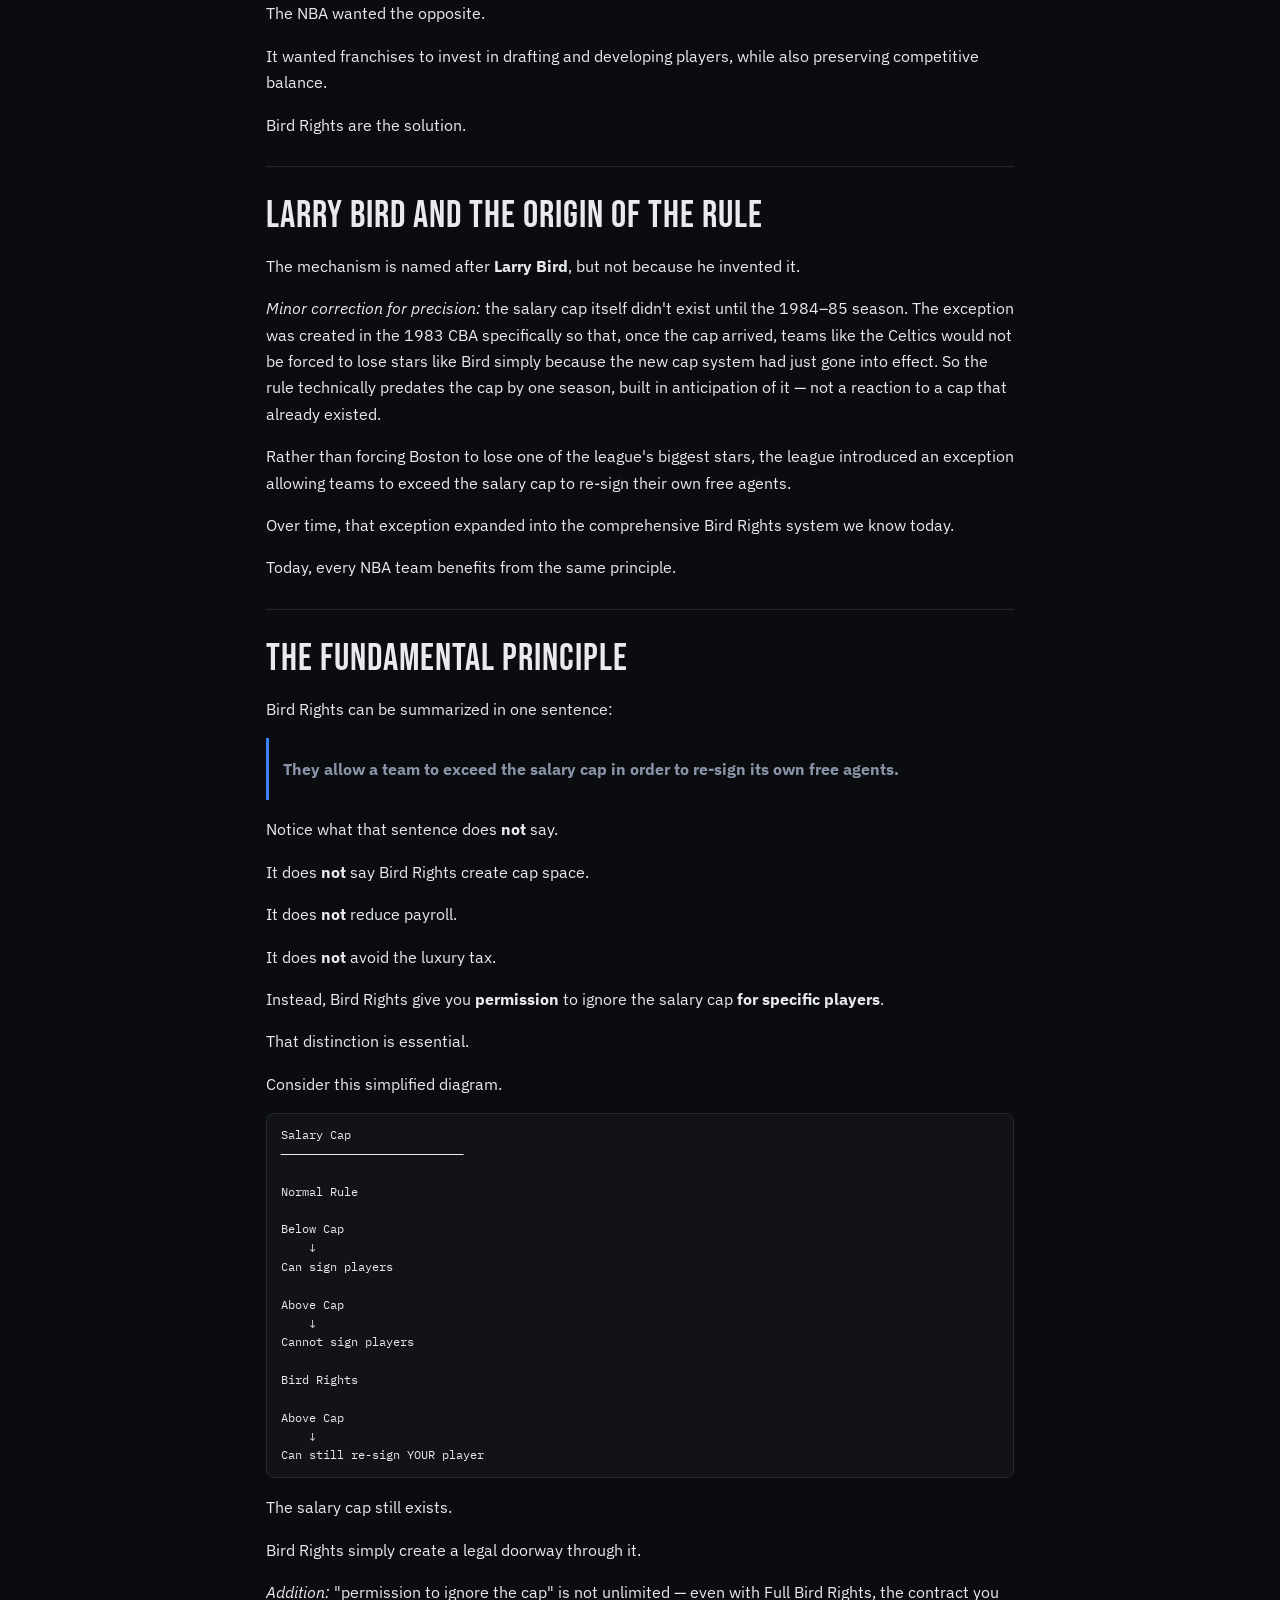
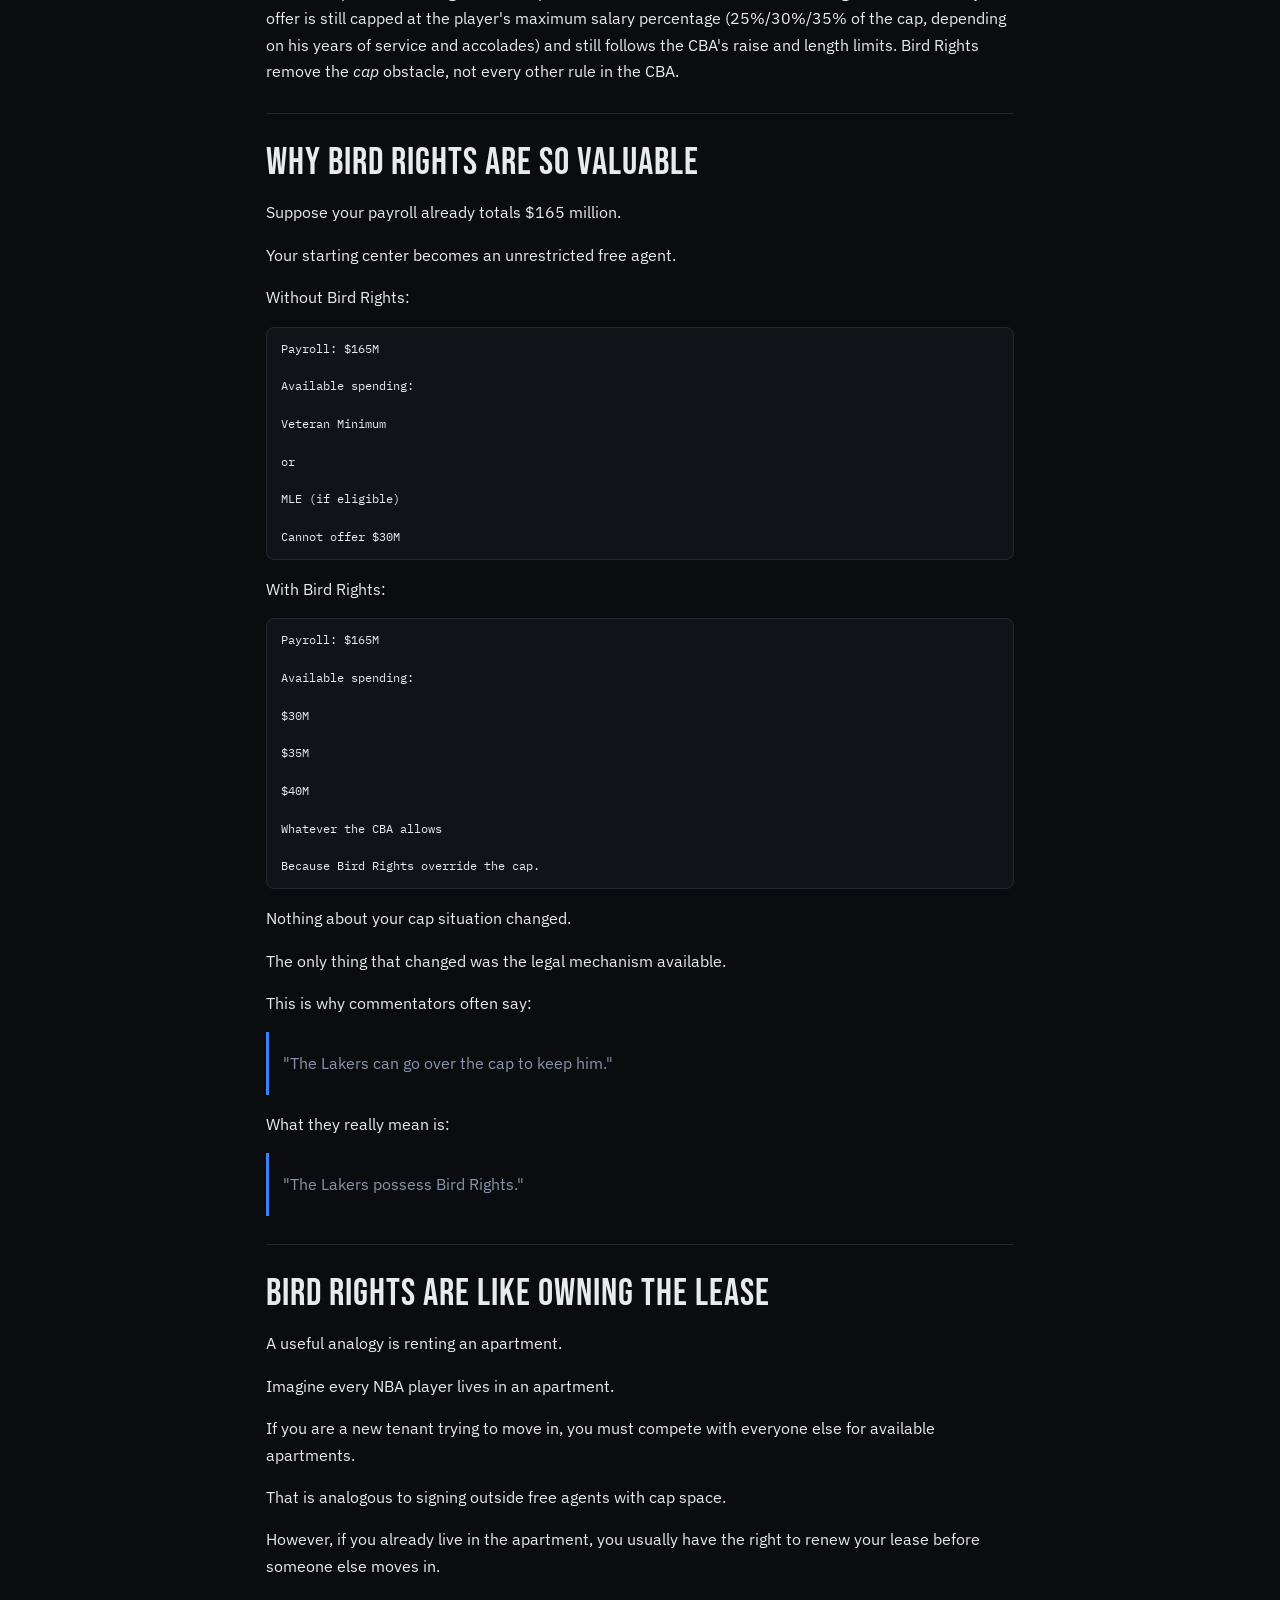
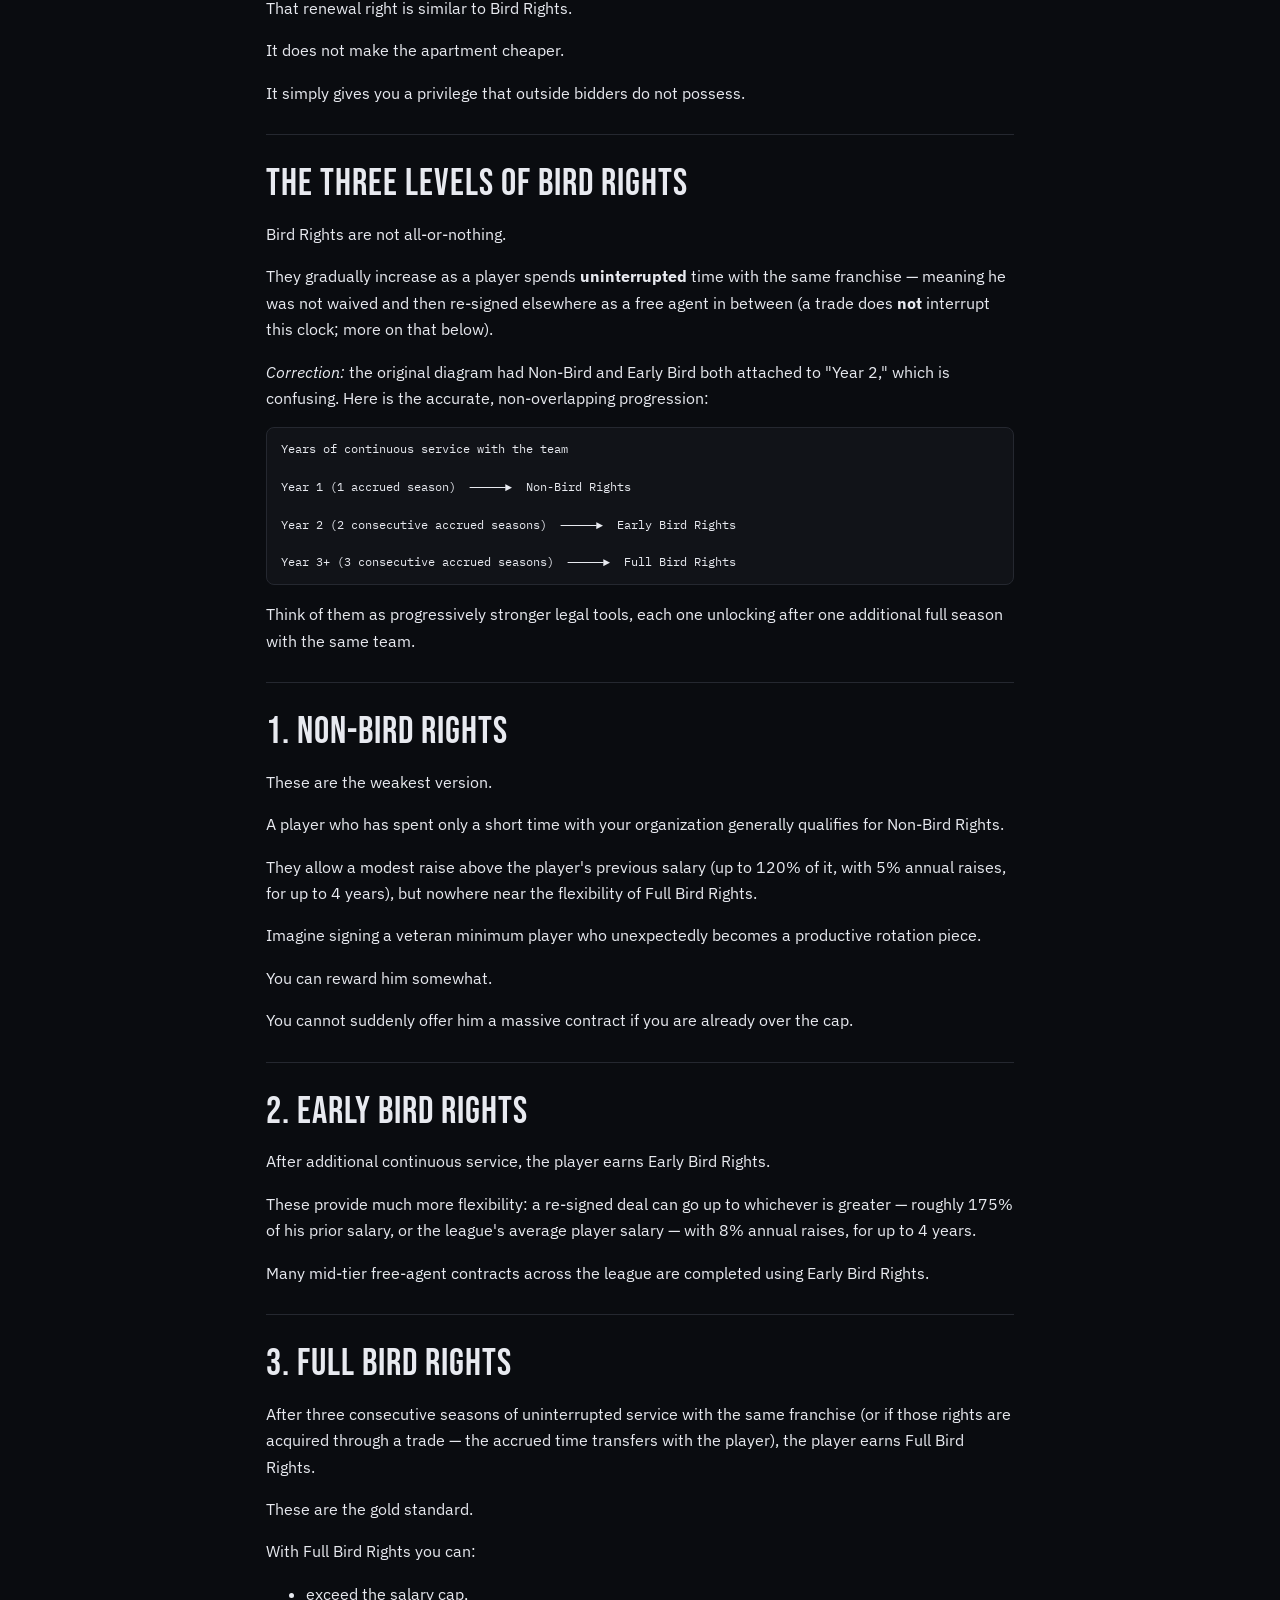
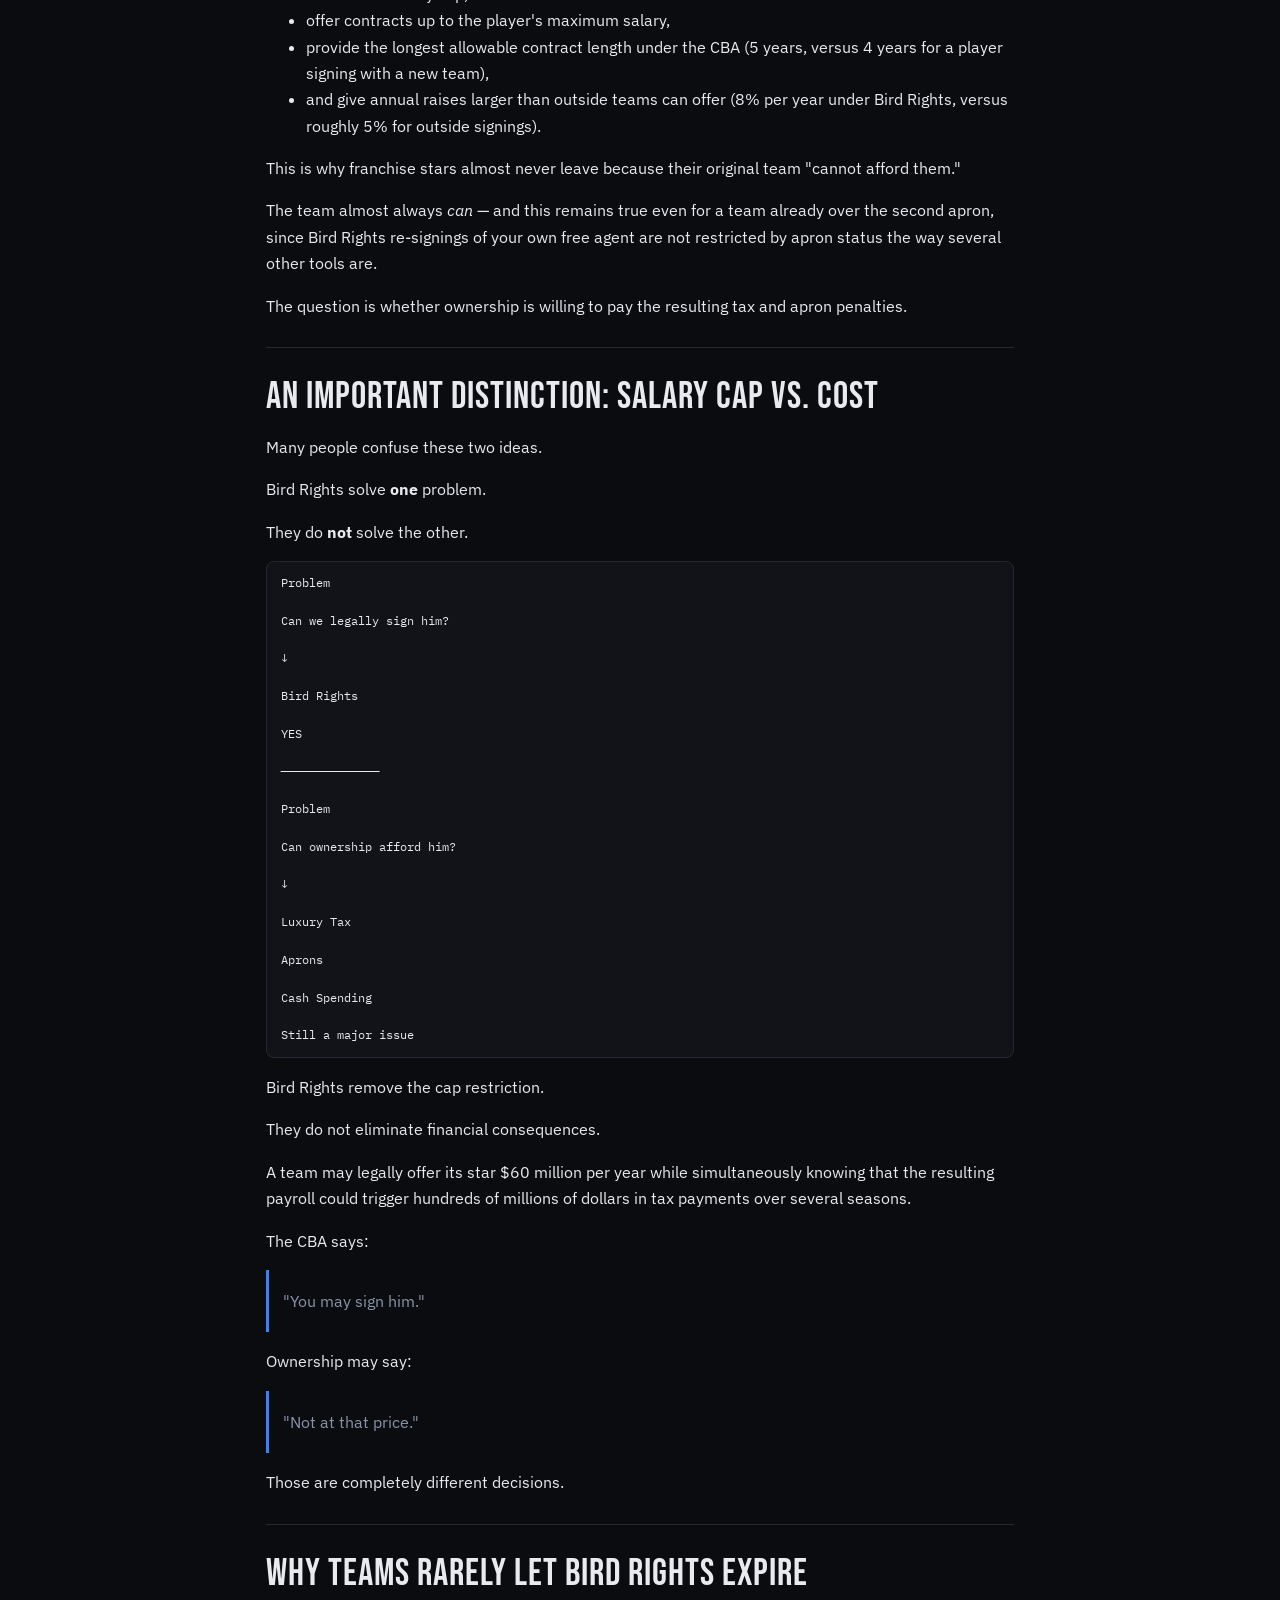
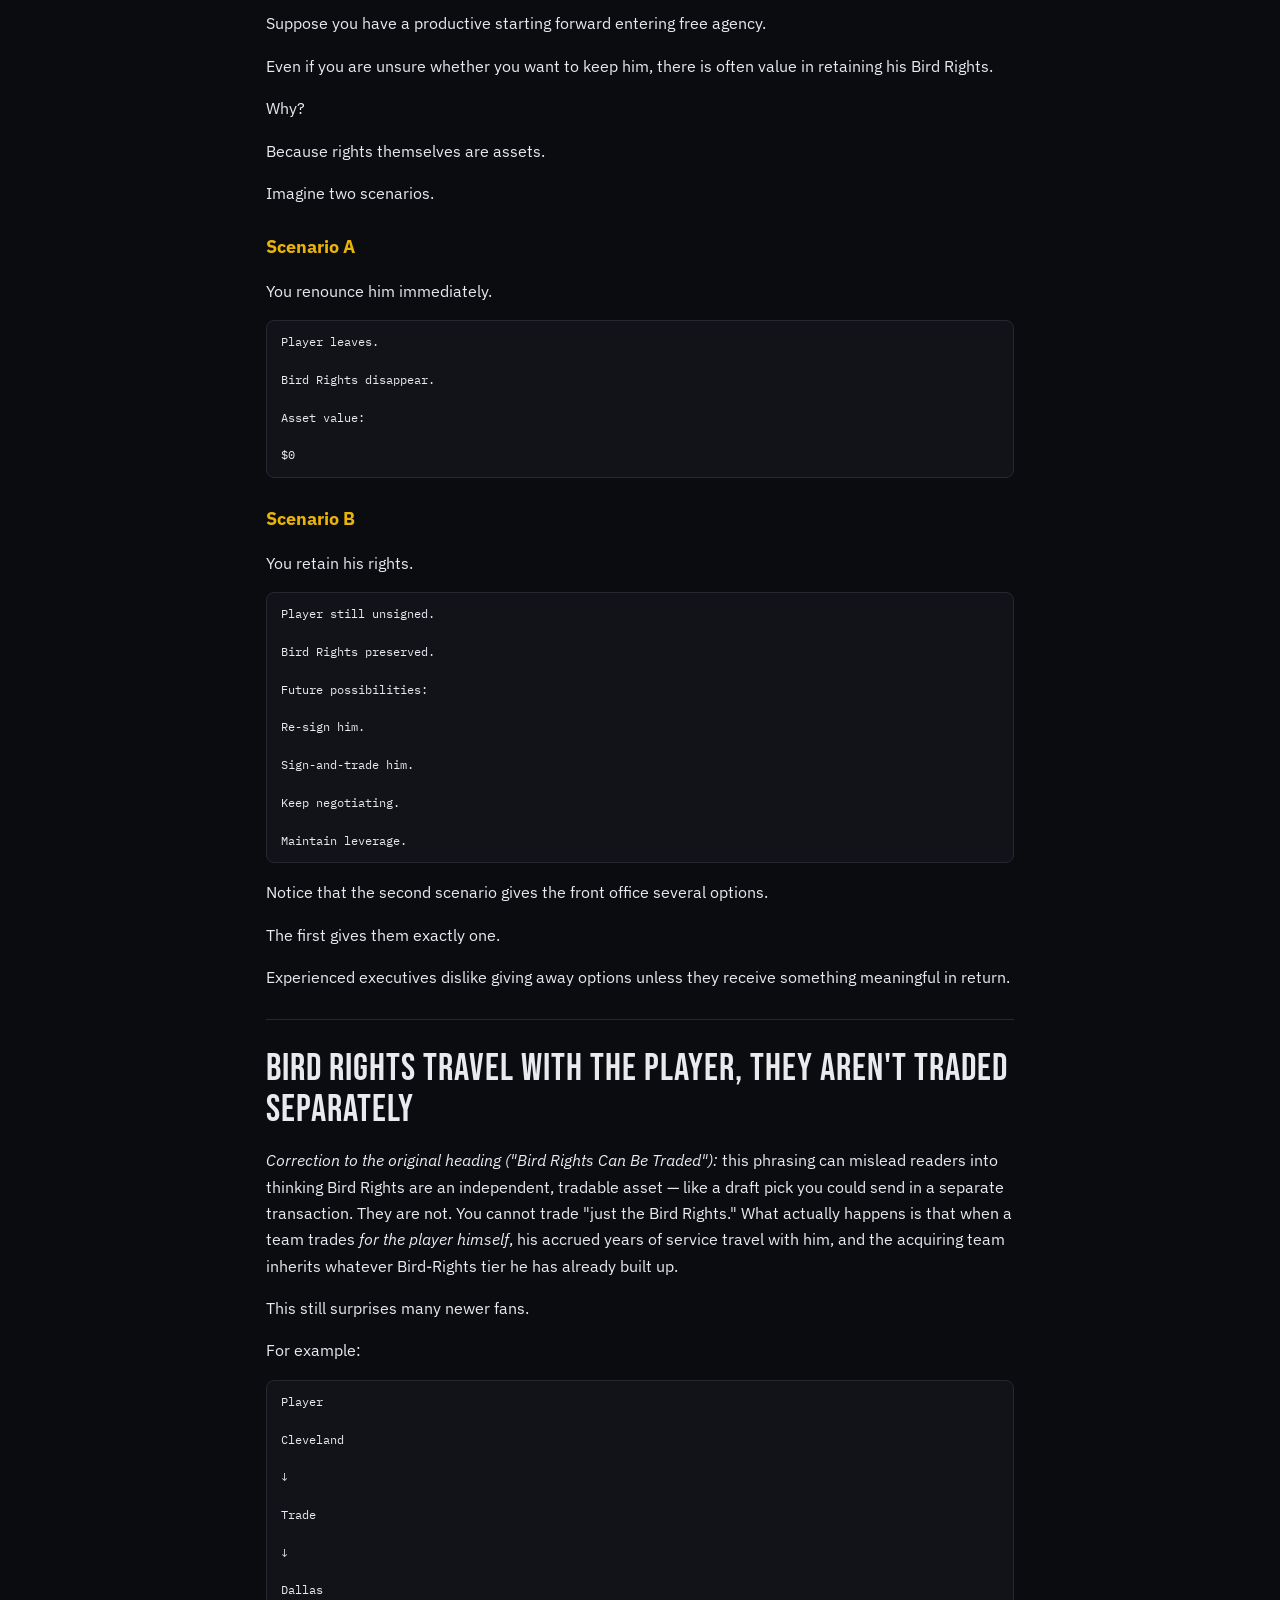
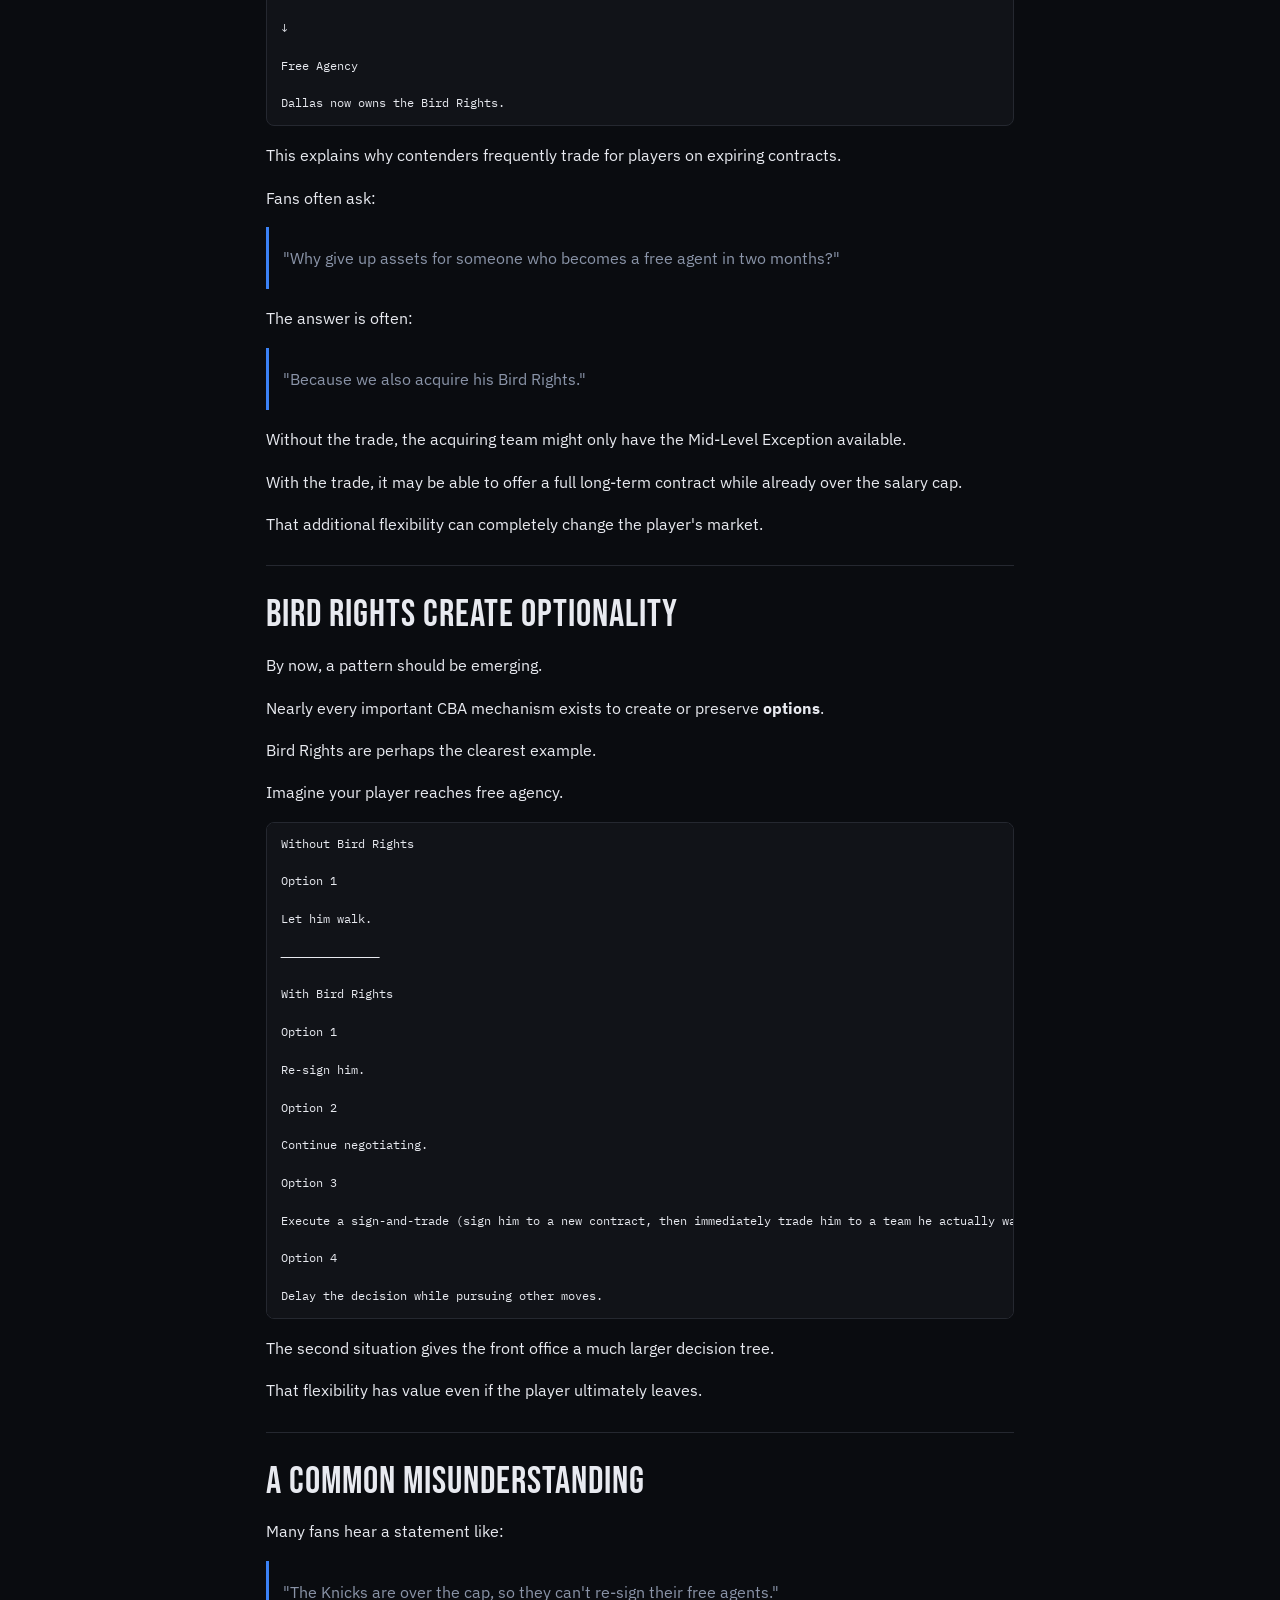
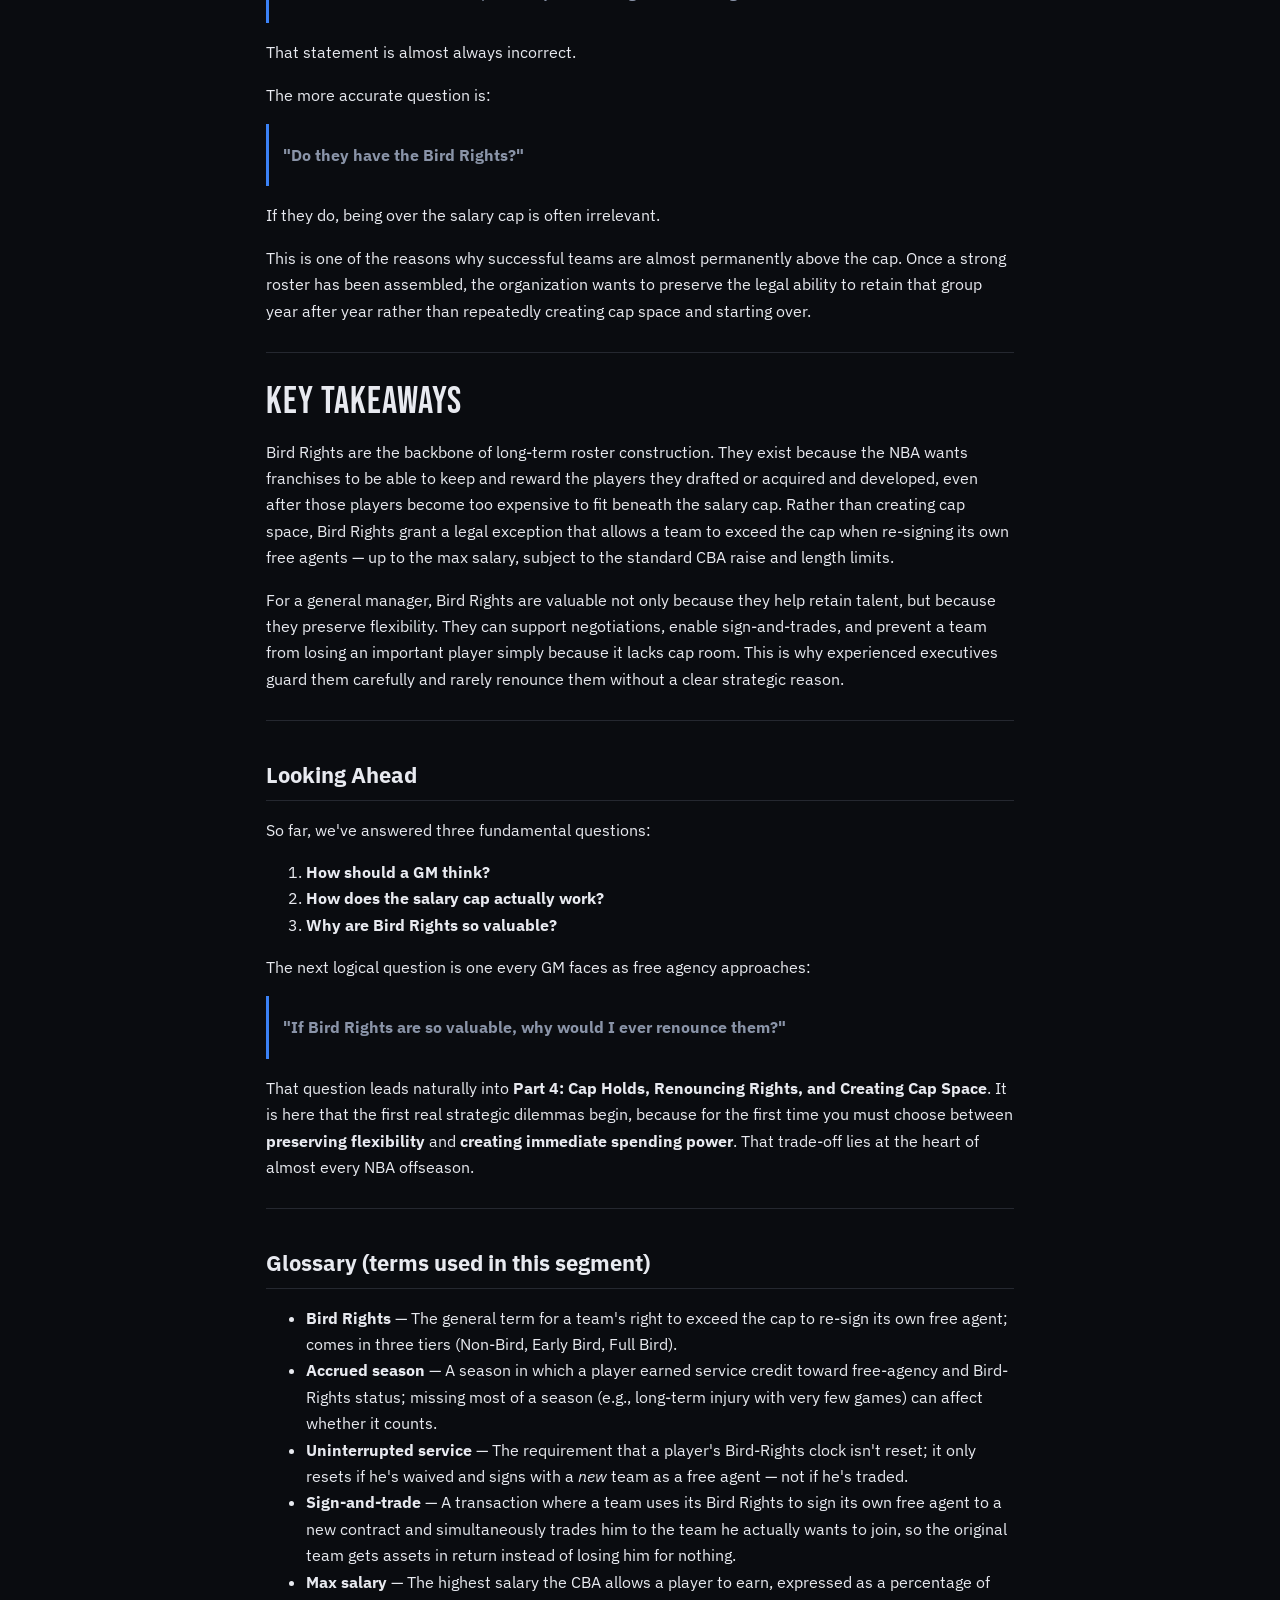
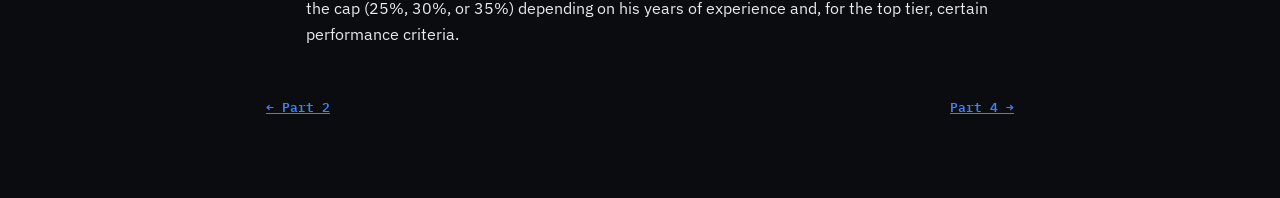
<file: serie/teil-3.html>
<!doctype html><html lang="en"><head><meta charset="utf-8"><meta name="viewport" content="width=device-width,initial-scale=1"><title>Part 3 — Bird Rights: The Most Valuable Asset You Can&#x27;t See – NBAFO CBA Series</title>
<link href="https://fonts.googleapis.com/css2?family=Bebas+Neue&family=IBM+Plex+Mono:wght@400;600&family=IBM+Plex+Sans:wght@400;600&display=swap" rel="stylesheet"><style>
:root{--bg:#0a0c10;--surface:#111318;--surface2:#1a1d24;--border:#252830;--text:#e8eaf0;--dim:#8a94a8;--blue:#3b82f6;--gold:#eab308}
*{box-sizing:border-box}body{margin:0;background:var(--bg);color:var(--text);font:16px/1.65 'IBM Plex Sans',system-ui,sans-serif}
.wrap{max-width:780px;margin:0 auto;padding:20px 16px 80px}
nav.top{display:flex;gap:12px;justify-content:space-between;align-items:center;padding:10px 16px;background:var(--surface);border-bottom:1px solid var(--border);font:600 12px 'IBM Plex Mono',monospace;position:sticky;top:0;z-index:5;flex-wrap:wrap}
a{color:var(--blue)}nav.top a{color:var(--dim);text-decoration:none}nav.top a:hover{color:var(--text)}
h1{font:400 38px/1.1 'Bebas Neue',sans-serif;letter-spacing:1px;margin:28px 0 12px}h2{font-size:22px;margin:36px 0 8px;border-bottom:1px solid var(--border);padding-bottom:6px}h3{font-size:18px;margin:26px 0 6px;color:var(--gold)}
pre{background:var(--surface);border:1px solid var(--border);border-radius:8px;padding:12px 14px;overflow-x:auto;font:13px/1.45 'IBM Plex Mono',monospace}
code{font-family:'IBM Plex Mono',monospace;font-size:.9em}
.tw{overflow-x:auto;margin:14px 0}table{border-collapse:collapse;font-size:14px;min-width:100%}th,td{border:1px solid var(--border);padding:7px 10px;text-align:left;vertical-align:top}th{background:var(--surface2)}
hr{border:0;border-top:1px solid var(--border);margin:28px 0}blockquote{border-left:3px solid var(--blue);margin:14px 0;padding:2px 14px;color:var(--dim)}
.pn{display:flex;justify-content:space-between;gap:12px;margin-top:48px;font:600 13px 'IBM Plex Mono',monospace}
ul.toc{list-style:none;padding:0}ul.toc li{margin:0}ul.toc a{display:block;padding:12px 14px;margin:8px 0;background:var(--surface);border:1px solid var(--border);border-radius:8px;text-decoration:none;color:var(--text)}ul.toc a:hover{border-color:var(--blue)}ul.toc small{color:var(--dim);display:block}
</style></head><body><nav class="top"><a href="../index.html">← Offseason Guide</a><a href="index.html">All parts</a></nav><div class="wrap"><h1>Part 3 — Bird Rights: The Most Valuable Asset You Can't See</h1>
<p><em>(Revised version — corrections and additions marked inline. Glossary at the end.)</em></p>
<p>If there is one concept that separates casual NBA fans from people who genuinely understand roster construction, it is <strong>Bird Rights</strong>.</p>
<p>Many fans believe that draft picks are a team's most valuable assets. Others would argue it is cap space or young players on rookie contracts. Those things are certainly valuable, but NBA executives often protect something that never appears in a box score and rarely gets mentioned during broadcasts:</p>
<p><strong>The legal right to re-sign your own players.</strong></p>
<p>In fact, if you asked many front-office executives what the single biggest advantage of keeping a player for several years is, they would not answer "chemistry" or "continuity." They would answer:</p>
<blockquote>
<p><strong>"We own his Bird Rights."</strong></p>
</blockquote>
<p>To understand why, we first need to answer a deceptively simple question.</p>
<hr />
<h1>Why Does the NBA Even Have Bird Rights?</h1>
<p>Imagine the NBA without them.</p>
<p>Suppose you drafted an All-Star.</p>
<pre><code class="language-text">Year 1   Rookie
Year 2   Developing
Year 3   Breakout
Year 4   All-Star
</code></pre>
<p>You developed him perfectly. He became exactly the player you hoped he would become.</p>
<p>Then his contract expires.</p>
<p>Your payroll already sits above the salary cap.</p>
<p>Without Bird Rights, what happens?</p>
<p>You cannot legally pay him market value.</p>
<p>You might only have access to:</p>
<ul>
<li>the Mid-Level Exception,</li>
<li>the minimum salary,</li>
<li>or whatever cap space remains.</li>
</ul>
<p>Meanwhile, another team with cap space offers him a maximum contract.</p>
<p>You lose him.</p>
<p>Not because you didn't want him.</p>
<p>Not because he wanted to leave.</p>
<p>Simply because the salary cap prevented you from paying your own player.</p>
<p>That would create a terrible incentive structure.</p>
<p>Teams would hesitate to develop talent because success would make their own players unaffordable.</p>
<p>The NBA wanted the opposite.</p>
<p>It wanted franchises to invest in drafting and developing players, while also preserving competitive balance.</p>
<p>Bird Rights are the solution.</p>
<hr />
<h1>Larry Bird and the Origin of the Rule</h1>
<p>The mechanism is named after <strong>Larry Bird</strong>, but not because he invented it.</p>
<p><em>Minor correction for precision:</em> the salary cap itself didn't exist until the 1984–85 season. The exception was created in the 1983 CBA specifically so that, once the cap arrived, teams like the Celtics would not be forced to lose stars like Bird simply because the new cap system had just gone into effect. So the rule technically predates the cap by one season, built in anticipation of it — not a reaction to a cap that already existed.</p>
<p>Rather than forcing Boston to lose one of the league's biggest stars, the league introduced an exception allowing teams to exceed the salary cap to re-sign their own free agents.</p>
<p>Over time, that exception expanded into the comprehensive Bird Rights system we know today.</p>
<p>Today, every NBA team benefits from the same principle.</p>
<hr />
<h1>The Fundamental Principle</h1>
<p>Bird Rights can be summarized in one sentence:</p>
<blockquote>
<p><strong>They allow a team to exceed the salary cap in order to re-sign its own free agents.</strong></p>
</blockquote>
<p>Notice what that sentence does <strong>not</strong> say.</p>
<p>It does <strong>not</strong> say Bird Rights create cap space.</p>
<p>It does <strong>not</strong> reduce payroll.</p>
<p>It does <strong>not</strong> avoid the luxury tax.</p>
<p>Instead, Bird Rights give you <strong>permission</strong> to ignore the salary cap <strong>for specific players</strong>.</p>
<p>That distinction is essential.</p>
<p>Consider this simplified diagram.</p>
<pre><code class="language-text">Salary Cap
──────────────────────────

Normal Rule

Below Cap
    ↓
Can sign players

Above Cap
    ↓
Cannot sign players

Bird Rights

Above Cap
    ↓
Can still re-sign YOUR player
</code></pre>
<p>The salary cap still exists.</p>
<p>Bird Rights simply create a legal doorway through it.</p>
<p><em>Addition:</em> "permission to ignore the cap" is not unlimited — even with Full Bird Rights, the contract you offer is still capped at the player's maximum salary percentage (25%/30%/35% of the cap, depending on his years of service and accolades) and still follows the CBA's raise and length limits. Bird Rights remove the <em>cap</em> obstacle, not every other rule in the CBA.</p>
<hr />
<h1>Why Bird Rights Are So Valuable</h1>
<p>Suppose your payroll already totals $165 million.</p>
<p>Your starting center becomes an unrestricted free agent.</p>
<p>Without Bird Rights:</p>
<pre><code class="language-text">Payroll: $165M

Available spending:

Veteran Minimum

or

MLE (if eligible)

Cannot offer $30M
</code></pre>
<p>With Bird Rights:</p>
<pre><code class="language-text">Payroll: $165M

Available spending:

$30M

$35M

$40M

Whatever the CBA allows

Because Bird Rights override the cap.
</code></pre>
<p>Nothing about your cap situation changed.</p>
<p>The only thing that changed was the legal mechanism available.</p>
<p>This is why commentators often say:</p>
<blockquote>
<p>"The Lakers can go over the cap to keep him."</p>
</blockquote>
<p>What they really mean is:</p>
<blockquote>
<p>"The Lakers possess Bird Rights."</p>
</blockquote>
<hr />
<h1>Bird Rights Are Like Owning the Lease</h1>
<p>A useful analogy is renting an apartment.</p>
<p>Imagine every NBA player lives in an apartment.</p>
<p>If you are a new tenant trying to move in, you must compete with everyone else for available apartments.</p>
<p>That is analogous to signing outside free agents with cap space.</p>
<p>However, if you already live in the apartment, you usually have the right to renew your lease before someone else moves in.</p>
<p>That renewal right is similar to Bird Rights.</p>
<p>It does not make the apartment cheaper.</p>
<p>It simply gives you a privilege that outside bidders do not possess.</p>
<hr />
<h1>The Three Levels of Bird Rights</h1>
<p>Bird Rights are not all-or-nothing.</p>
<p>They gradually increase as a player spends <strong>uninterrupted</strong> time with the same franchise — meaning he was not waived and then re-signed elsewhere as a free agent in between (a trade does <strong>not</strong> interrupt this clock; more on that below).</p>
<p><em>Correction:</em> the original diagram had Non-Bird and Early Bird both attached to "Year 2," which is confusing. Here is the accurate, non-overlapping progression:</p>
<pre><code class="language-text">Years of continuous service with the team

Year 1 (1 accrued season)  ─────►  Non-Bird Rights

Year 2 (2 consecutive accrued seasons)  ─────►  Early Bird Rights

Year 3+ (3 consecutive accrued seasons)  ─────►  Full Bird Rights
</code></pre>
<p>Think of them as progressively stronger legal tools, each one unlocking after one additional full season with the same team.</p>
<hr />
<h1>1. Non-Bird Rights</h1>
<p>These are the weakest version.</p>
<p>A player who has spent only a short time with your organization generally qualifies for Non-Bird Rights.</p>
<p>They allow a modest raise above the player's previous salary (up to 120% of it, with 5% annual raises, for up to 4 years), but nowhere near the flexibility of Full Bird Rights.</p>
<p>Imagine signing a veteran minimum player who unexpectedly becomes a productive rotation piece.</p>
<p>You can reward him somewhat.</p>
<p>You cannot suddenly offer him a massive contract if you are already over the cap.</p>
<hr />
<h1>2. Early Bird Rights</h1>
<p>After additional continuous service, the player earns Early Bird Rights.</p>
<p>These provide much more flexibility: a re-signed deal can go up to whichever is greater — roughly 175% of his prior salary, or the league's average player salary — with 8% annual raises, for up to 4 years.</p>
<p>Many mid-tier free-agent contracts across the league are completed using Early Bird Rights.</p>
<hr />
<h1>3. Full Bird Rights</h1>
<p>After three consecutive seasons of uninterrupted service with the same franchise (or if those rights are acquired through a trade — the accrued time transfers with the player), the player earns Full Bird Rights.</p>
<p>These are the gold standard.</p>
<p>With Full Bird Rights you can:</p>
<ul>
<li>exceed the salary cap,</li>
<li>offer contracts up to the player's maximum salary,</li>
<li>provide the longest allowable contract length under the CBA (5 years, versus 4 years for a player signing with a new team),</li>
<li>and give annual raises larger than outside teams can offer (8% per year under Bird Rights, versus roughly 5% for outside signings).</li>
</ul>
<p>This is why franchise stars almost never leave because their original team "cannot afford them."</p>
<p>The team almost always <em>can</em> — and this remains true even for a team already over the second apron, since Bird Rights re-signings of your own free agent are not restricted by apron status the way several other tools are.</p>
<p>The question is whether ownership is willing to pay the resulting tax and apron penalties.</p>
<hr />
<h1>An Important Distinction: Salary Cap vs. Cost</h1>
<p>Many people confuse these two ideas.</p>
<p>Bird Rights solve <strong>one</strong> problem.</p>
<p>They do <strong>not</strong> solve the other.</p>
<pre><code class="language-text">Problem

Can we legally sign him?

↓

Bird Rights

YES

──────────────

Problem

Can ownership afford him?

↓

Luxury Tax

Aprons

Cash Spending

Still a major issue
</code></pre>
<p>Bird Rights remove the cap restriction.</p>
<p>They do not eliminate financial consequences.</p>
<p>A team may legally offer its star $60 million per year while simultaneously knowing that the resulting payroll could trigger hundreds of millions of dollars in tax payments over several seasons.</p>
<p>The CBA says:</p>
<blockquote>
<p>"You may sign him."</p>
</blockquote>
<p>Ownership may say:</p>
<blockquote>
<p>"Not at that price."</p>
</blockquote>
<p>Those are completely different decisions.</p>
<hr />
<h1>Why Teams Rarely Let Bird Rights Expire</h1>
<p>Suppose you have a productive starting forward entering free agency.</p>
<p>Even if you are unsure whether you want to keep him, there is often value in retaining his Bird Rights.</p>
<p>Why?</p>
<p>Because rights themselves are assets.</p>
<p>Imagine two scenarios.</p>
<h3>Scenario A</h3>
<p>You renounce him immediately.</p>
<pre><code class="language-text">Player leaves.

Bird Rights disappear.

Asset value:

$0
</code></pre>
<h3>Scenario B</h3>
<p>You retain his rights.</p>
<pre><code class="language-text">Player still unsigned.

Bird Rights preserved.

Future possibilities:

Re-sign him.

Sign-and-trade him.

Keep negotiating.

Maintain leverage.
</code></pre>
<p>Notice that the second scenario gives the front office several options.</p>
<p>The first gives them exactly one.</p>
<p>Experienced executives dislike giving away options unless they receive something meaningful in return.</p>
<hr />
<h1>Bird Rights Travel With the Player, They Aren't Traded Separately</h1>
<p><em>Correction to the original heading ("Bird Rights Can Be Traded"):</em> this phrasing can mislead readers into thinking Bird Rights are an independent, tradable asset — like a draft pick you could send in a separate transaction. They are not. You cannot trade "just the Bird Rights." What actually happens is that when a team trades <em>for the player himself</em>, his accrued years of service travel with him, and the acquiring team inherits whatever Bird-Rights tier he has already built up.</p>
<p>This still surprises many newer fans.</p>
<p>For example:</p>
<pre><code class="language-text">Player

Cleveland

↓

Trade

↓

Dallas

↓

Free Agency

Dallas now owns the Bird Rights.
</code></pre>
<p>This explains why contenders frequently trade for players on expiring contracts.</p>
<p>Fans often ask:</p>
<blockquote>
<p>"Why give up assets for someone who becomes a free agent in two months?"</p>
</blockquote>
<p>The answer is often:</p>
<blockquote>
<p>"Because we also acquire his Bird Rights."</p>
</blockquote>
<p>Without the trade, the acquiring team might only have the Mid-Level Exception available.</p>
<p>With the trade, it may be able to offer a full long-term contract while already over the salary cap.</p>
<p>That additional flexibility can completely change the player's market.</p>
<hr />
<h1>Bird Rights Create Optionality</h1>
<p>By now, a pattern should be emerging.</p>
<p>Nearly every important CBA mechanism exists to create or preserve <strong>options</strong>.</p>
<p>Bird Rights are perhaps the clearest example.</p>
<p>Imagine your player reaches free agency.</p>
<pre><code class="language-text">Without Bird Rights

Option 1

Let him walk.

──────────────

With Bird Rights

Option 1

Re-sign him.

Option 2

Continue negotiating.

Option 3

Execute a sign-and-trade (sign him to a new contract, then immediately trade him to a team he actually wants to join, so you get assets back instead of losing him for nothing).

Option 4

Delay the decision while pursuing other moves.
</code></pre>
<p>The second situation gives the front office a much larger decision tree.</p>
<p>That flexibility has value even if the player ultimately leaves.</p>
<hr />
<h1>A Common Misunderstanding</h1>
<p>Many fans hear a statement like:</p>
<blockquote>
<p>"The Knicks are over the cap, so they can't re-sign their free agents."</p>
</blockquote>
<p>That statement is almost always incorrect.</p>
<p>The more accurate question is:</p>
<blockquote>
<p><strong>"Do they have the Bird Rights?"</strong></p>
</blockquote>
<p>If they do, being over the salary cap is often irrelevant.</p>
<p>This is one of the reasons why successful teams are almost permanently above the cap. Once a strong roster has been assembled, the organization wants to preserve the legal ability to retain that group year after year rather than repeatedly creating cap space and starting over.</p>
<hr />
<h1>Key Takeaways</h1>
<p>Bird Rights are the backbone of long-term roster construction. They exist because the NBA wants franchises to be able to keep and reward the players they drafted or acquired and developed, even after those players become too expensive to fit beneath the salary cap. Rather than creating cap space, Bird Rights grant a legal exception that allows a team to exceed the cap when re-signing its own free agents — up to the max salary, subject to the standard CBA raise and length limits.</p>
<p>For a general manager, Bird Rights are valuable not only because they help retain talent, but because they preserve flexibility. They can support negotiations, enable sign-and-trades, and prevent a team from losing an important player simply because it lacks cap room. This is why experienced executives guard them carefully and rarely renounce them without a clear strategic reason.</p>
<hr />
<h2>Looking Ahead</h2>
<p>So far, we've answered three fundamental questions:</p>
<ol>
<li><strong>How should a GM think?</strong></li>
<li><strong>How does the salary cap actually work?</strong></li>
<li><strong>Why are Bird Rights so valuable?</strong></li>
</ol>
<p>The next logical question is one every GM faces as free agency approaches:</p>
<blockquote>
<p><strong>"If Bird Rights are so valuable, why would I ever renounce them?"</strong></p>
</blockquote>
<p>That question leads naturally into <strong>Part 4: Cap Holds, Renouncing Rights, and Creating Cap Space</strong>. It is here that the first real strategic dilemmas begin, because for the first time you must choose between <strong>preserving flexibility</strong> and <strong>creating immediate spending power</strong>. That trade-off lies at the heart of almost every NBA offseason.</p>
<hr />
<h2>Glossary (terms used in this segment)</h2>
<ul>
<li><strong>Bird Rights</strong> — The general term for a team's right to exceed the cap to re-sign its own free agent; comes in three tiers (Non-Bird, Early Bird, Full Bird).</li>
<li><strong>Accrued season</strong> — A season in which a player earned service credit toward free-agency and Bird-Rights status; missing most of a season (e.g., long-term injury with very few games) can affect whether it counts.</li>
<li><strong>Uninterrupted service</strong> — The requirement that a player's Bird-Rights clock isn't reset; it only resets if he's waived and signs with a <em>new</em> team as a free agent — not if he's traded.</li>
<li><strong>Sign-and-trade</strong> — A transaction where a team uses its Bird Rights to sign its own free agent to a new contract and simultaneously trades him to the team he actually wants to join, so the original team gets assets in return instead of losing him for nothing.</li>
<li><strong>Max salary</strong> — The highest salary the CBA allows a player to earn, expressed as a percentage of the cap (25%, 30%, or 35%) depending on his years of experience and, for the top tier, certain performance criteria.</li>
</ul><div class="pn"><a href="teil-2.html">← Part 2</a><a href="teil-4.html">Part 4 →</a></div></div></body></html>
</file>
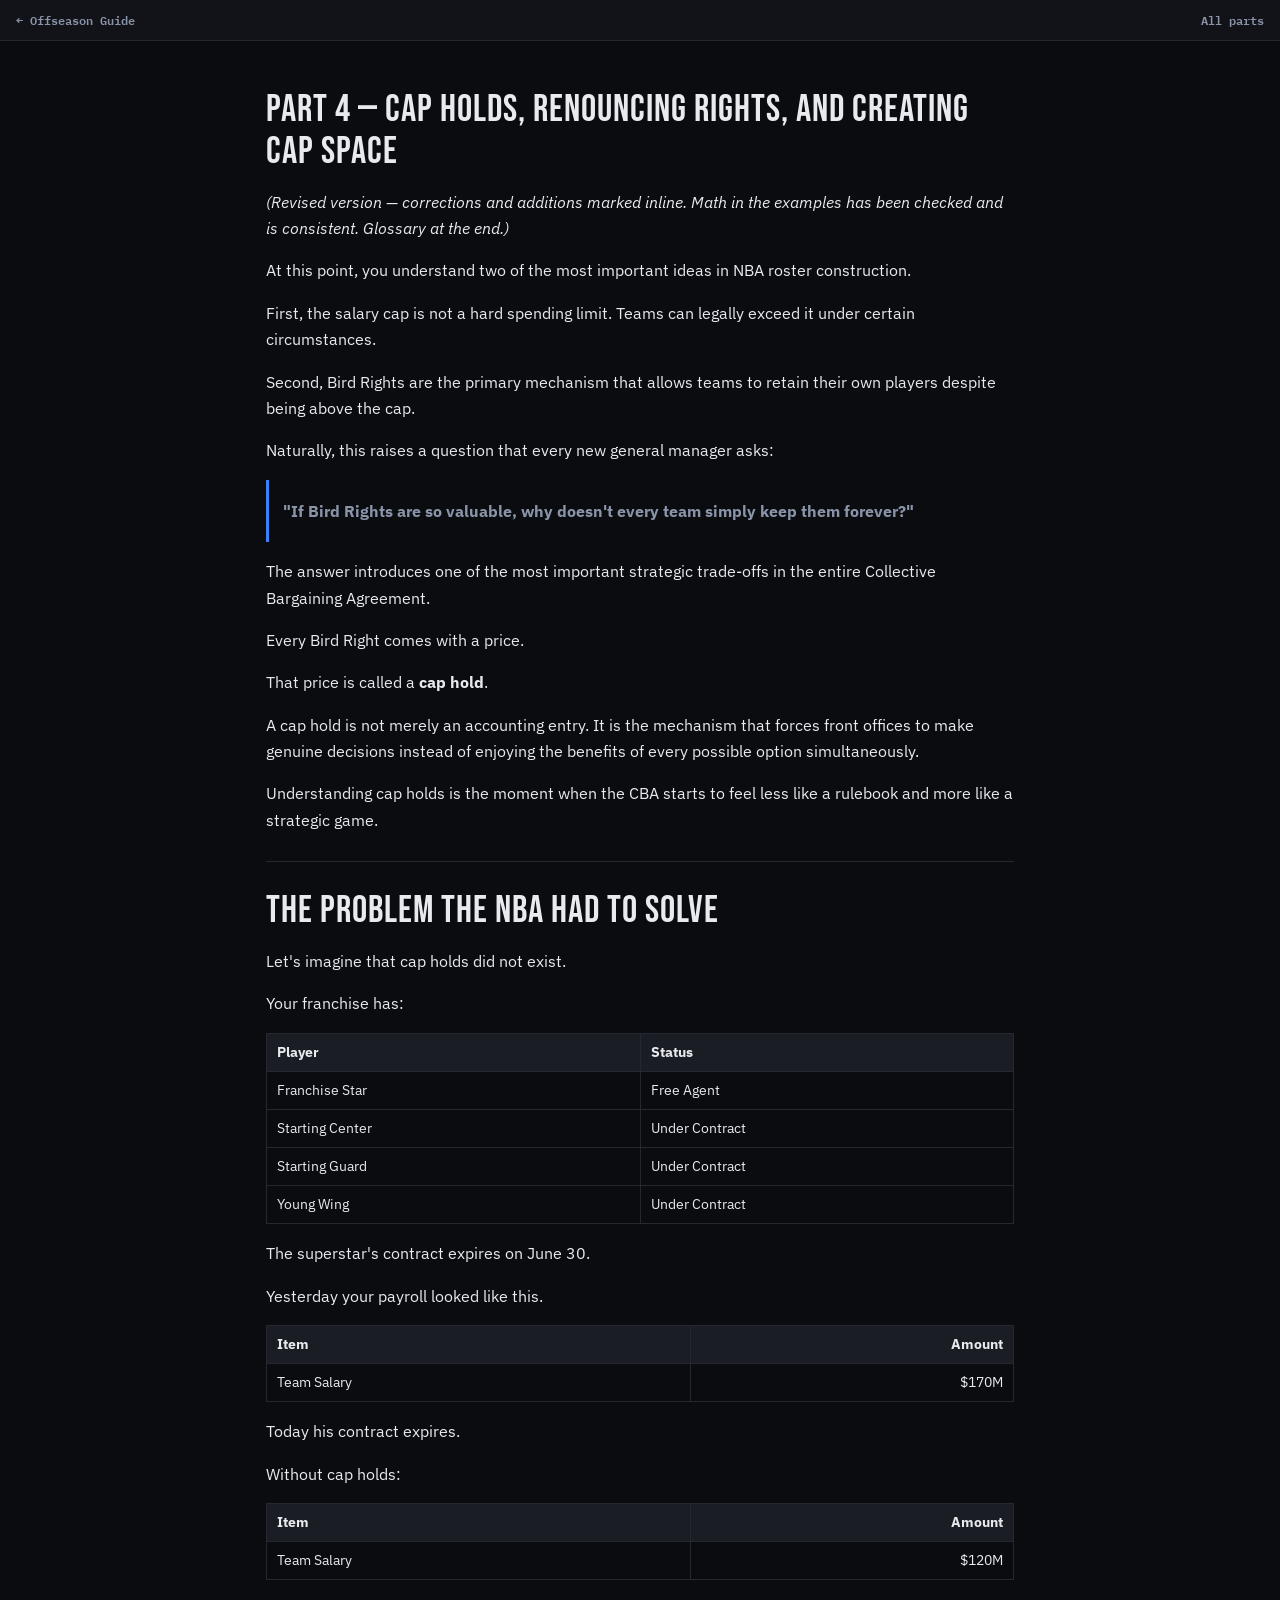
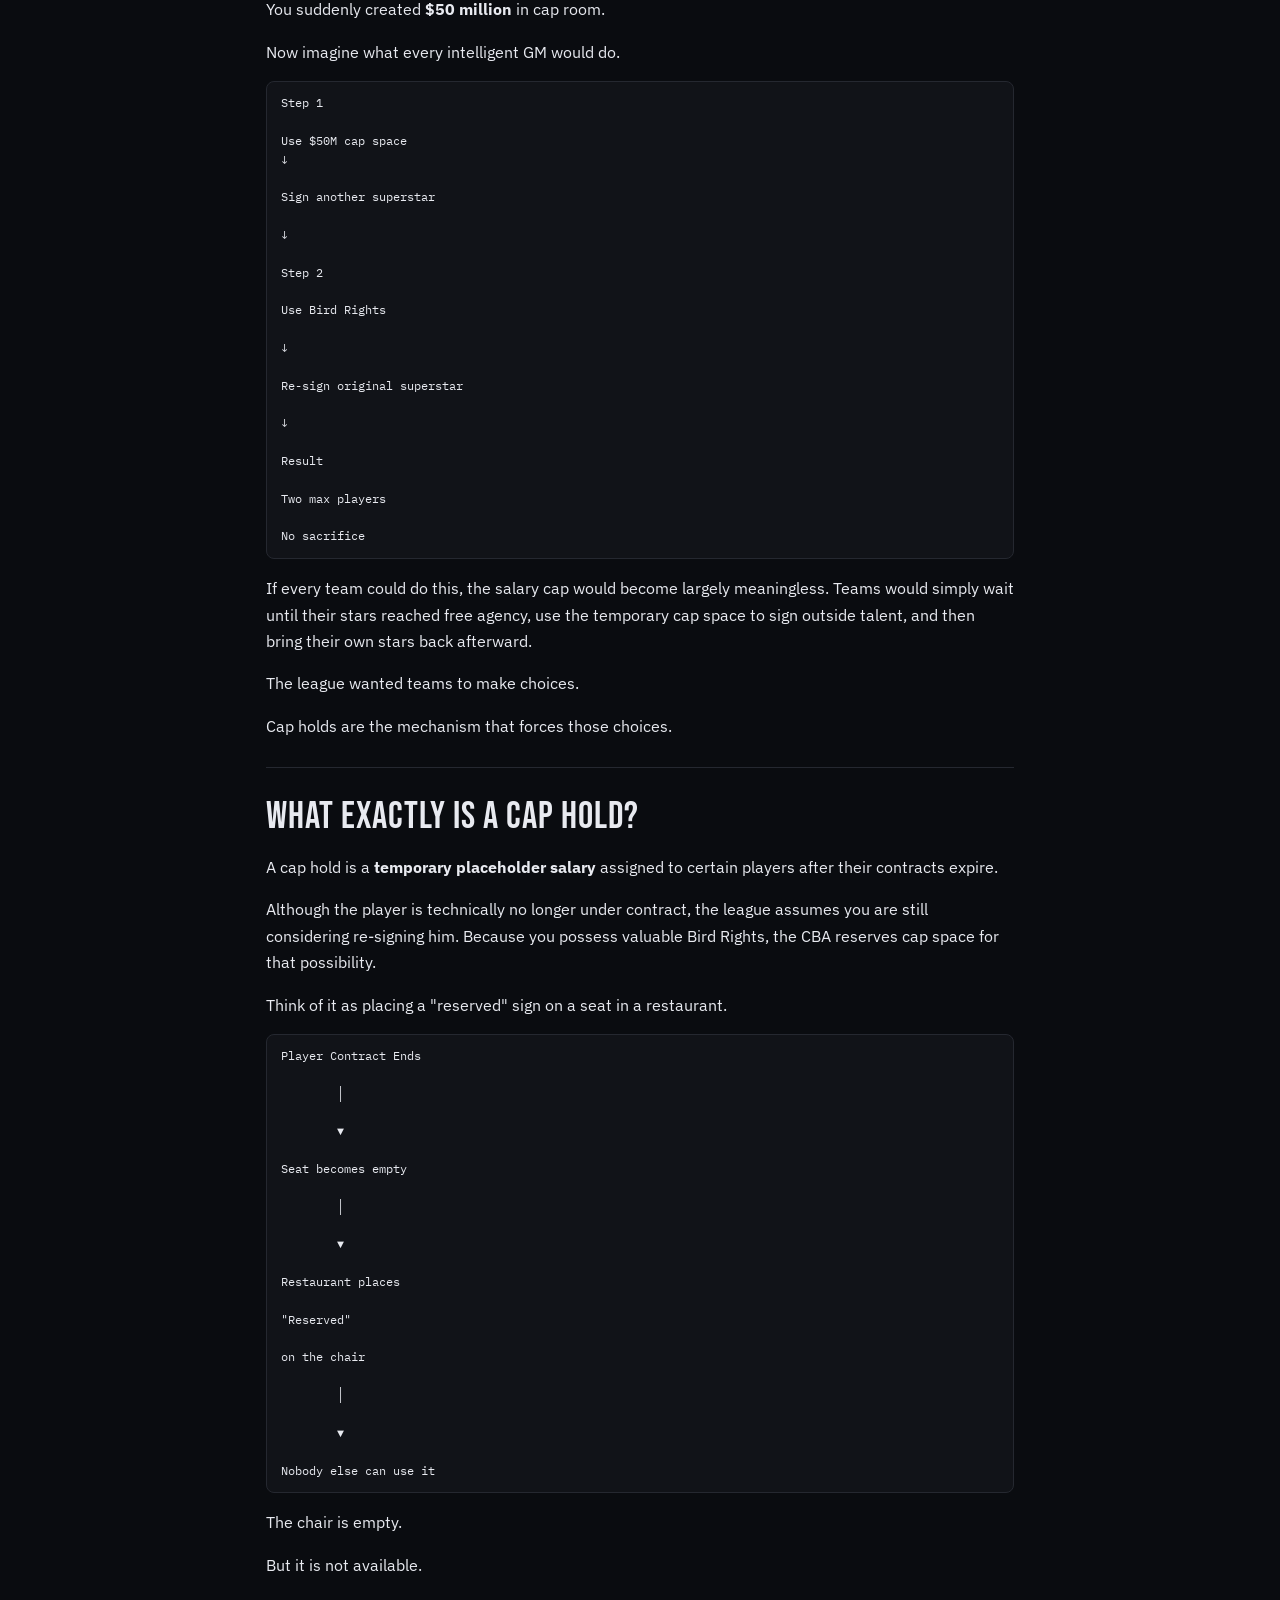
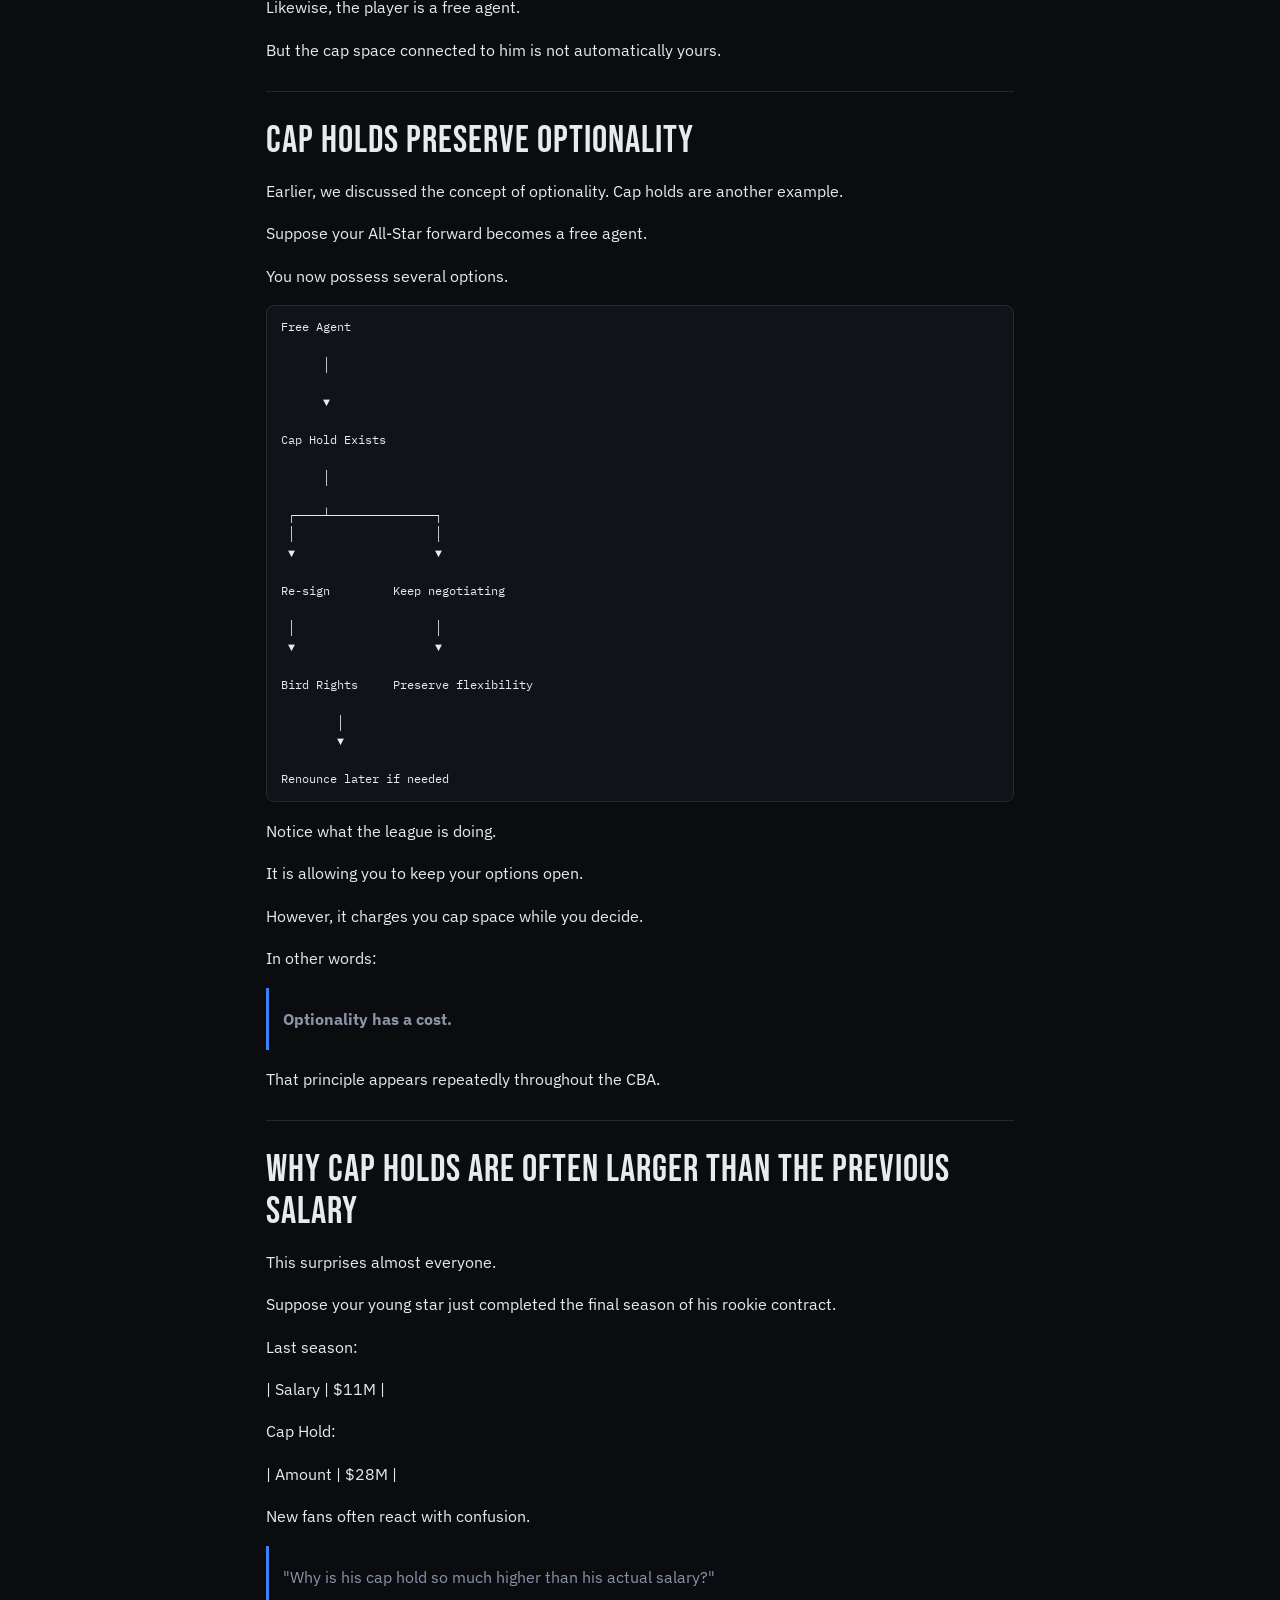
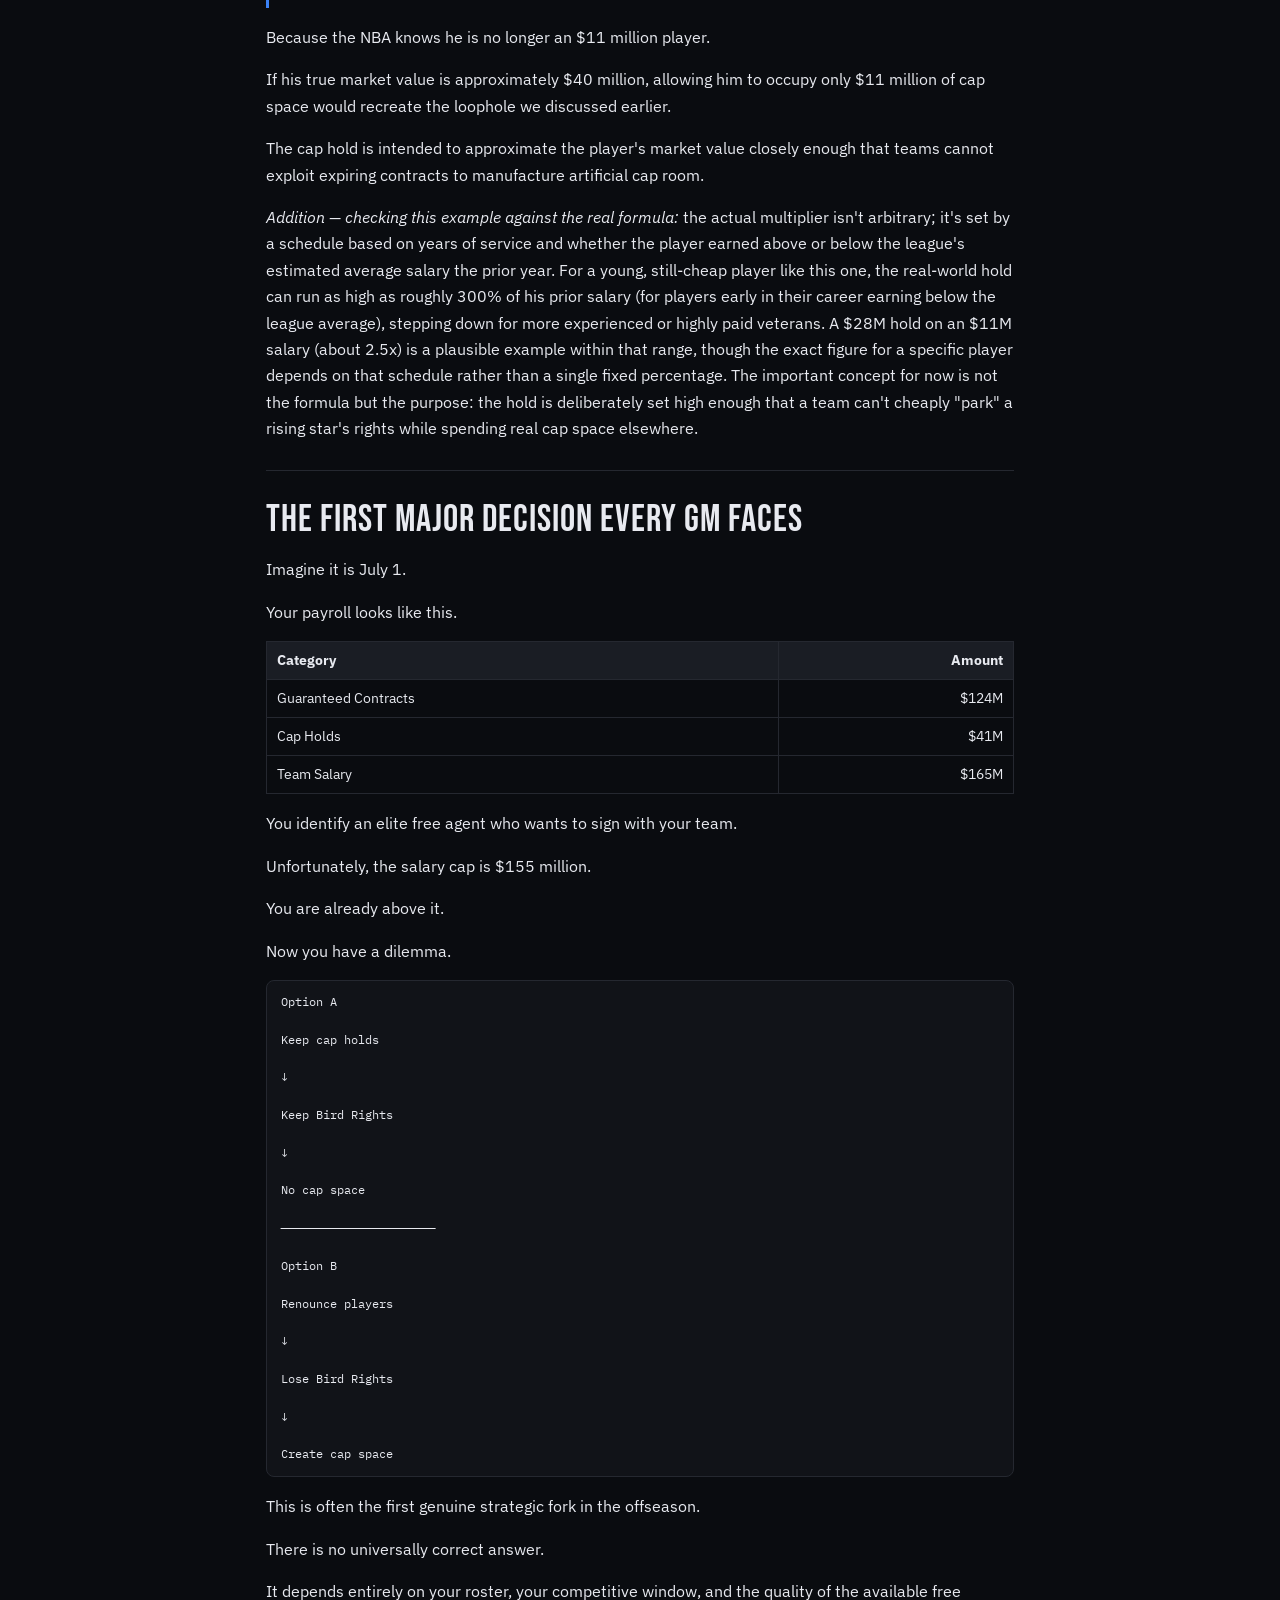
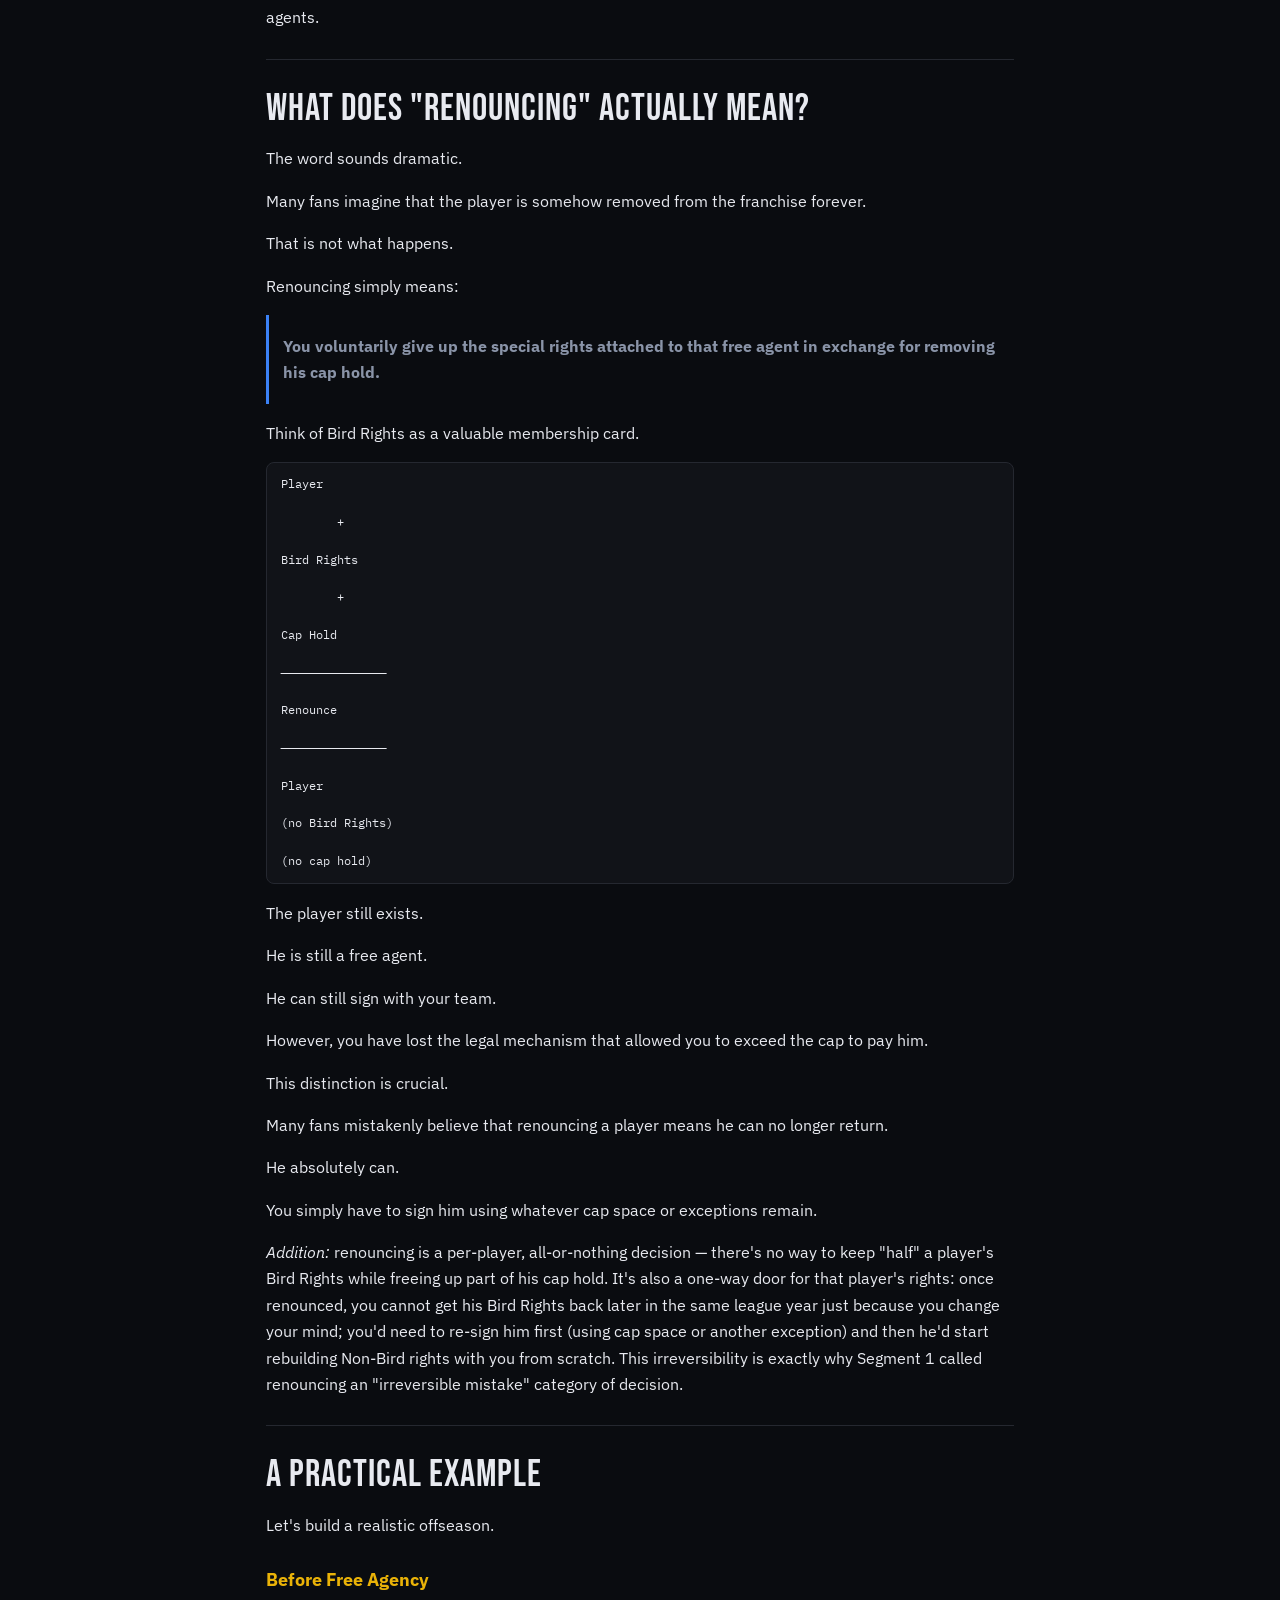
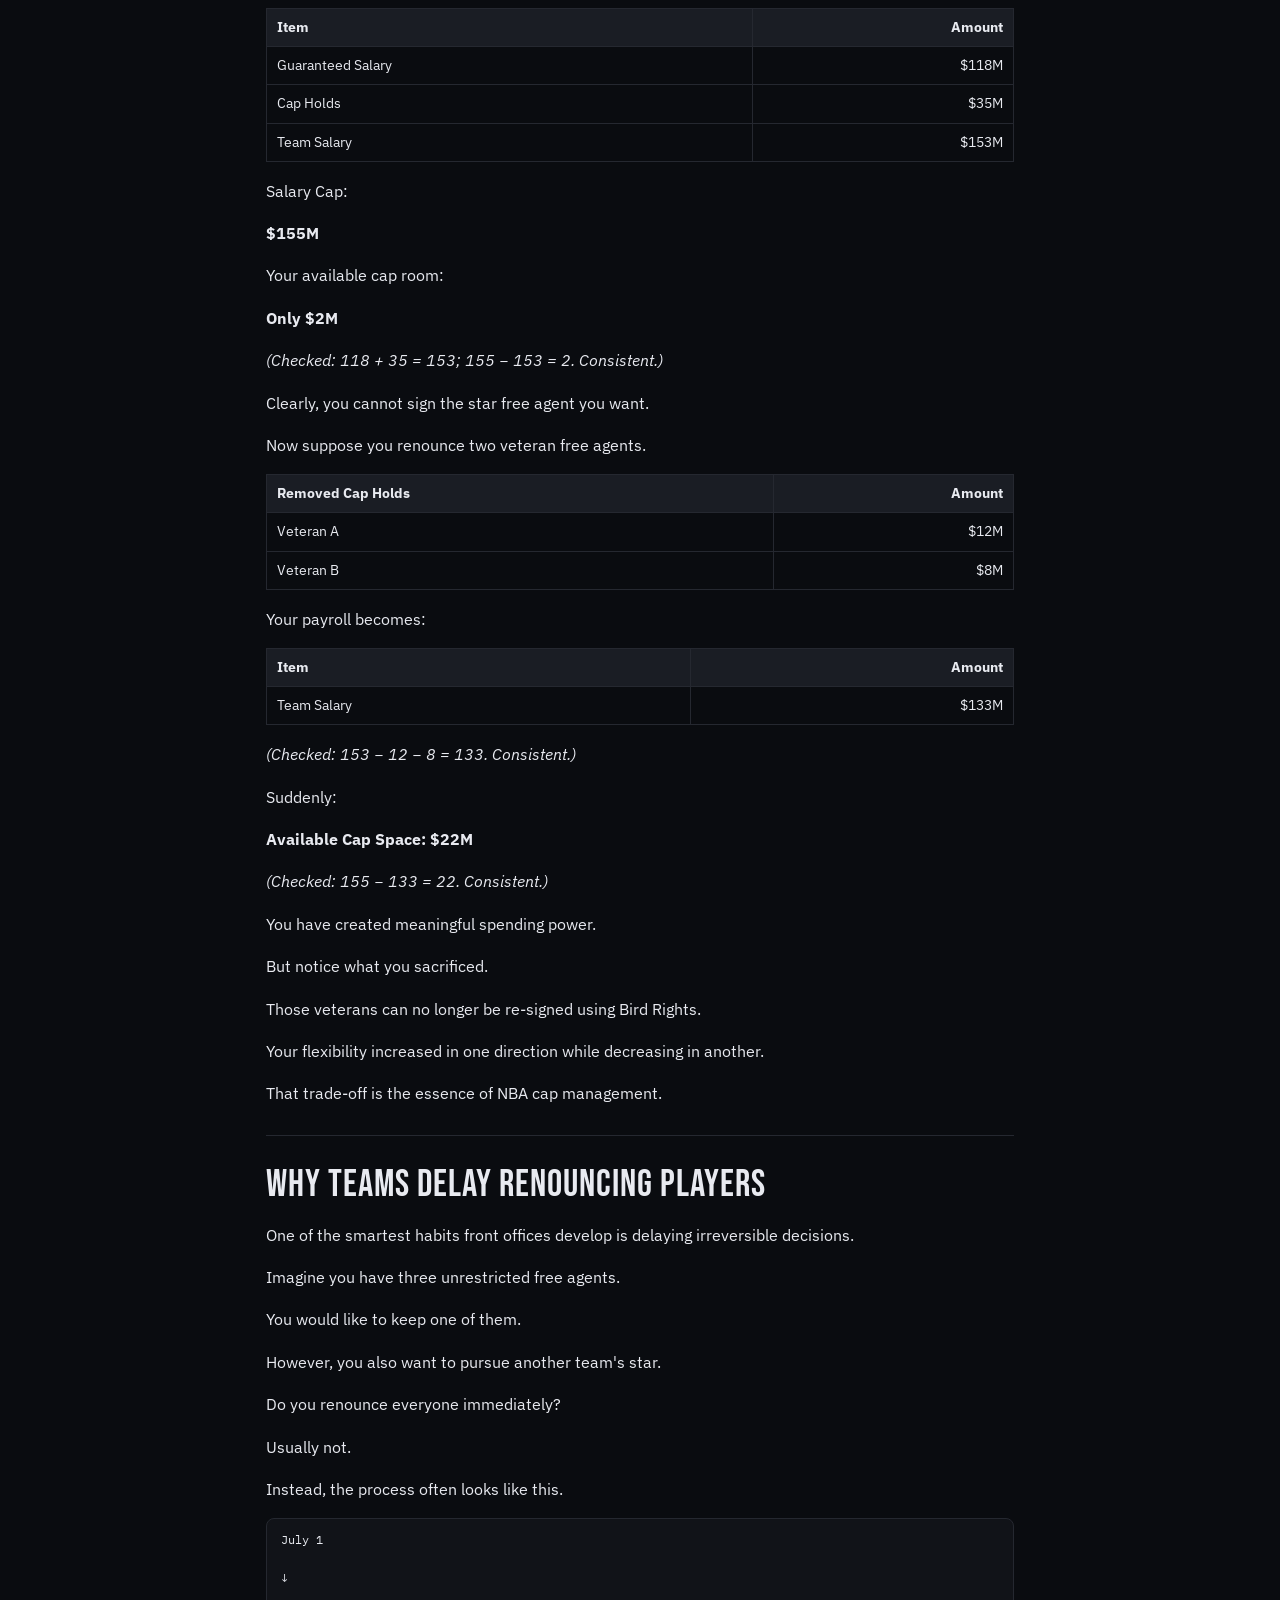
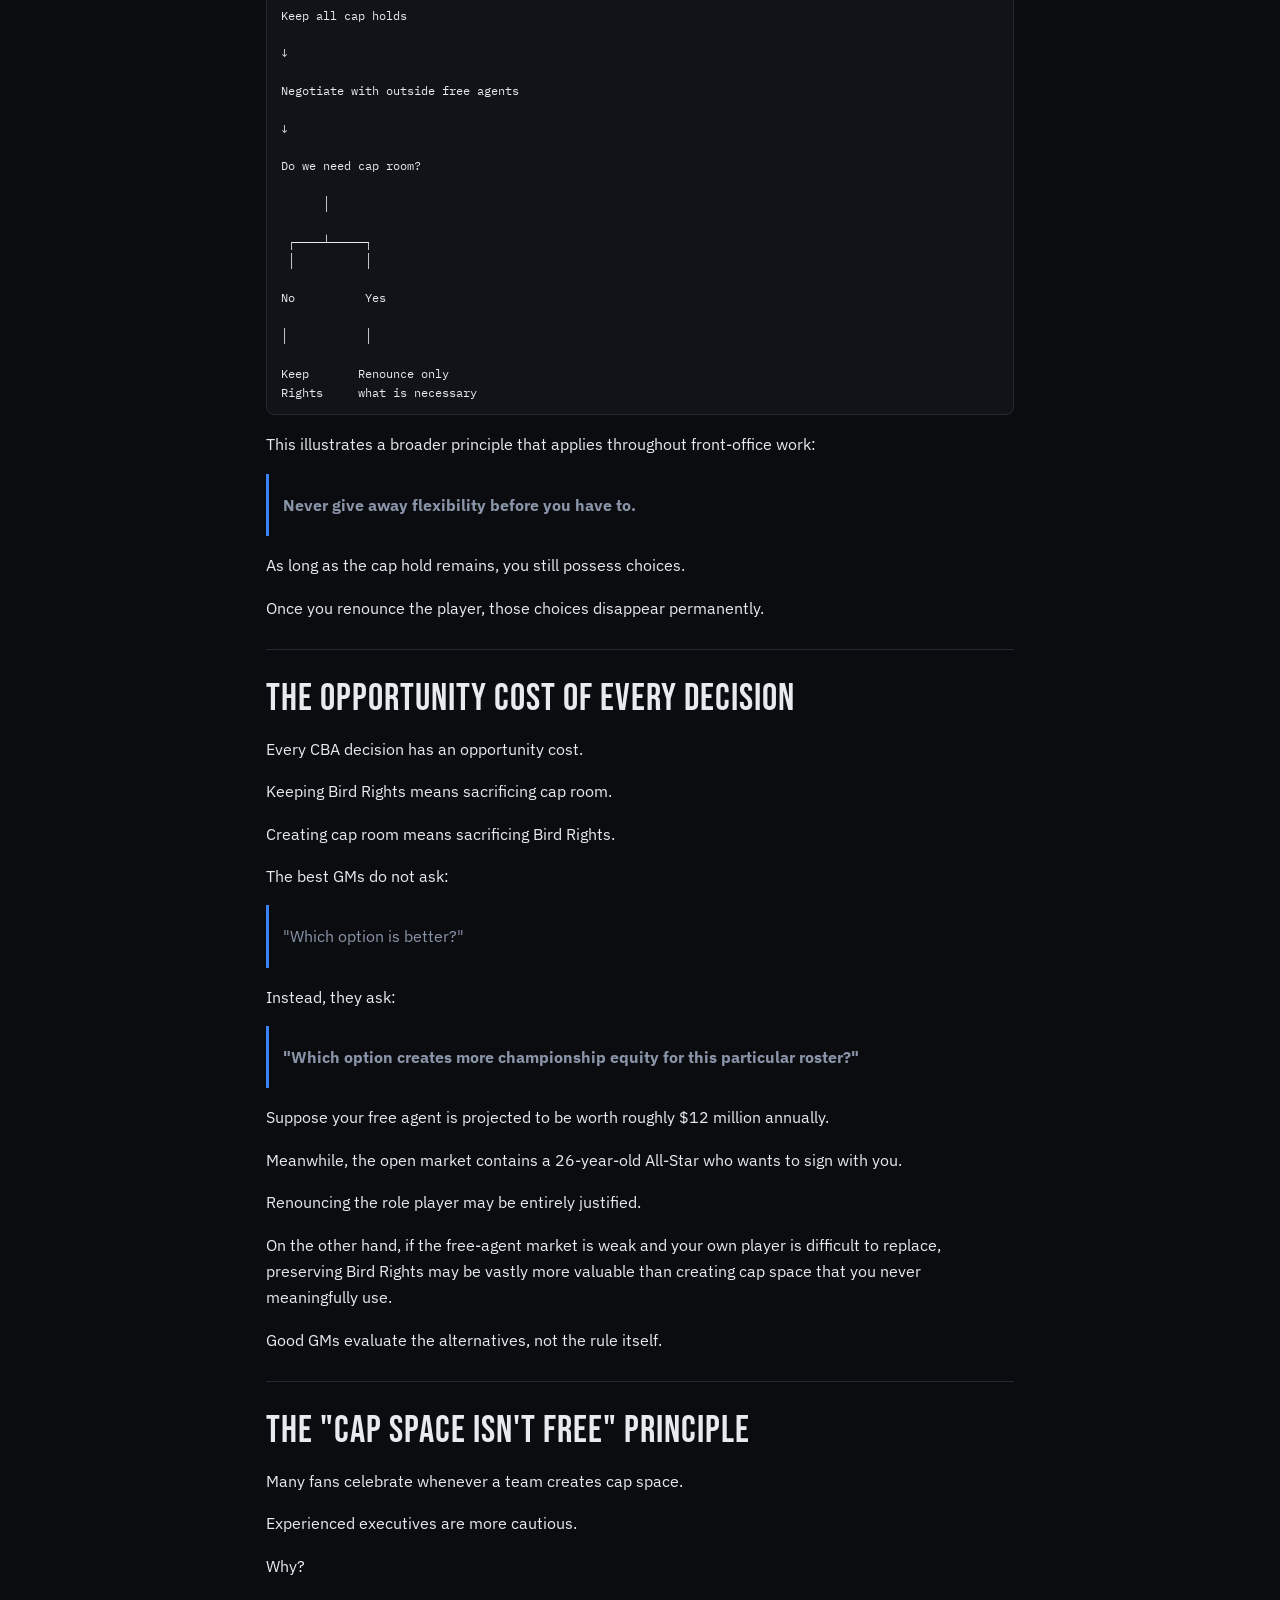
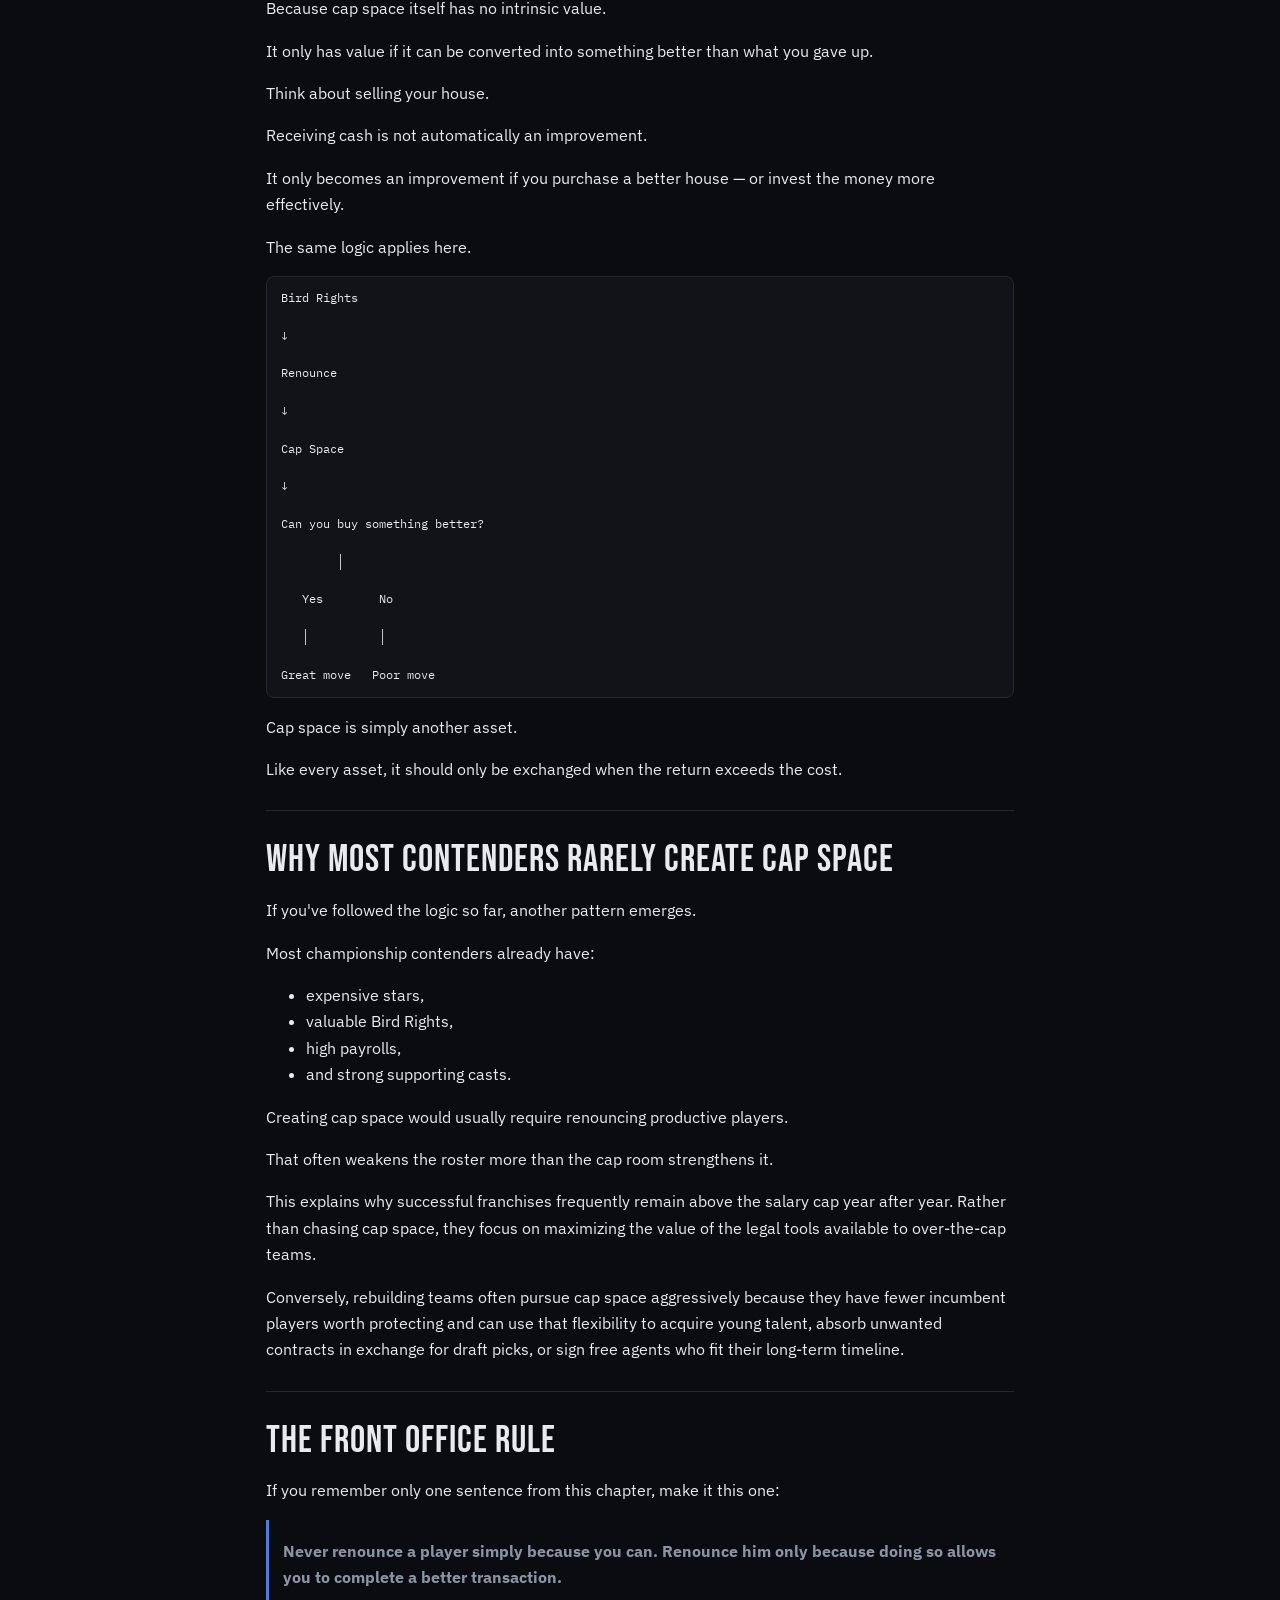
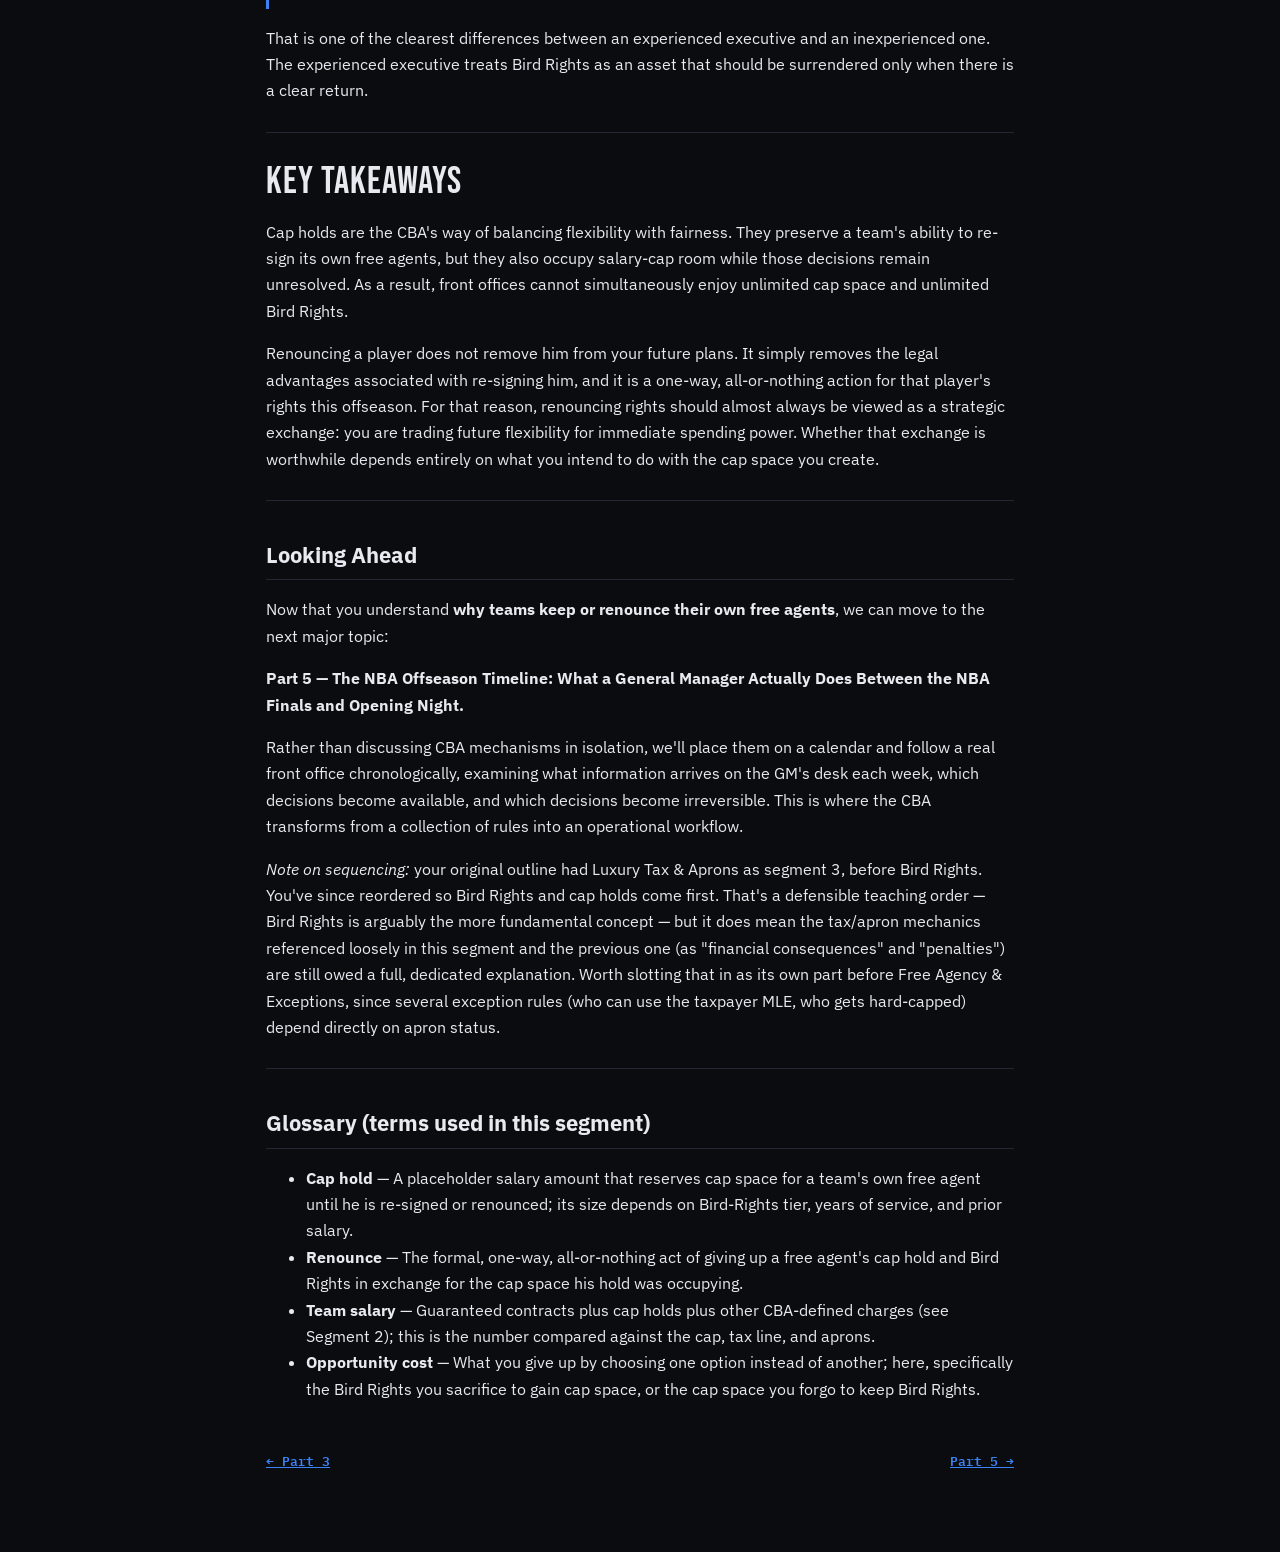
<file: serie/teil-4.html>
<!doctype html><html lang="en"><head><meta charset="utf-8"><meta name="viewport" content="width=device-width,initial-scale=1"><title>Part 4 — Cap Holds, Renouncing Rights, and Creating Cap Space – NBAFO CBA Series</title>
<link href="https://fonts.googleapis.com/css2?family=Bebas+Neue&family=IBM+Plex+Mono:wght@400;600&family=IBM+Plex+Sans:wght@400;600&display=swap" rel="stylesheet"><style>
:root{--bg:#0a0c10;--surface:#111318;--surface2:#1a1d24;--border:#252830;--text:#e8eaf0;--dim:#8a94a8;--blue:#3b82f6;--gold:#eab308}
*{box-sizing:border-box}body{margin:0;background:var(--bg);color:var(--text);font:16px/1.65 'IBM Plex Sans',system-ui,sans-serif}
.wrap{max-width:780px;margin:0 auto;padding:20px 16px 80px}
nav.top{display:flex;gap:12px;justify-content:space-between;align-items:center;padding:10px 16px;background:var(--surface);border-bottom:1px solid var(--border);font:600 12px 'IBM Plex Mono',monospace;position:sticky;top:0;z-index:5;flex-wrap:wrap}
a{color:var(--blue)}nav.top a{color:var(--dim);text-decoration:none}nav.top a:hover{color:var(--text)}
h1{font:400 38px/1.1 'Bebas Neue',sans-serif;letter-spacing:1px;margin:28px 0 12px}h2{font-size:22px;margin:36px 0 8px;border-bottom:1px solid var(--border);padding-bottom:6px}h3{font-size:18px;margin:26px 0 6px;color:var(--gold)}
pre{background:var(--surface);border:1px solid var(--border);border-radius:8px;padding:12px 14px;overflow-x:auto;font:13px/1.45 'IBM Plex Mono',monospace}
code{font-family:'IBM Plex Mono',monospace;font-size:.9em}
.tw{overflow-x:auto;margin:14px 0}table{border-collapse:collapse;font-size:14px;min-width:100%}th,td{border:1px solid var(--border);padding:7px 10px;text-align:left;vertical-align:top}th{background:var(--surface2)}
hr{border:0;border-top:1px solid var(--border);margin:28px 0}blockquote{border-left:3px solid var(--blue);margin:14px 0;padding:2px 14px;color:var(--dim)}
.pn{display:flex;justify-content:space-between;gap:12px;margin-top:48px;font:600 13px 'IBM Plex Mono',monospace}
ul.toc{list-style:none;padding:0}ul.toc li{margin:0}ul.toc a{display:block;padding:12px 14px;margin:8px 0;background:var(--surface);border:1px solid var(--border);border-radius:8px;text-decoration:none;color:var(--text)}ul.toc a:hover{border-color:var(--blue)}ul.toc small{color:var(--dim);display:block}
</style></head><body><nav class="top"><a href="../index.html">← Offseason Guide</a><a href="index.html">All parts</a></nav><div class="wrap"><h1>Part 4 — Cap Holds, Renouncing Rights, and Creating Cap Space</h1>
<p><em>(Revised version — corrections and additions marked inline. Math in the examples has been checked and is consistent. Glossary at the end.)</em></p>
<p>At this point, you understand two of the most important ideas in NBA roster construction.</p>
<p>First, the salary cap is not a hard spending limit. Teams can legally exceed it under certain circumstances.</p>
<p>Second, Bird Rights are the primary mechanism that allows teams to retain their own players despite being above the cap.</p>
<p>Naturally, this raises a question that every new general manager asks:</p>
<blockquote>
<p><strong>"If Bird Rights are so valuable, why doesn't every team simply keep them forever?"</strong></p>
</blockquote>
<p>The answer introduces one of the most important strategic trade-offs in the entire Collective Bargaining Agreement.</p>
<p>Every Bird Right comes with a price.</p>
<p>That price is called a <strong>cap hold</strong>.</p>
<p>A cap hold is not merely an accounting entry. It is the mechanism that forces front offices to make genuine decisions instead of enjoying the benefits of every possible option simultaneously.</p>
<p>Understanding cap holds is the moment when the CBA starts to feel less like a rulebook and more like a strategic game.</p>
<hr />
<h1>The Problem the NBA Had to Solve</h1>
<p>Let's imagine that cap holds did not exist.</p>
<p>Your franchise has:</p>
<div class="tw"><table>
<thead>
<tr>
<th>Player</th>
<th>Status</th>
</tr>
</thead>
<tbody>
<tr>
<td>Franchise Star</td>
<td>Free Agent</td>
</tr>
<tr>
<td>Starting Center</td>
<td>Under Contract</td>
</tr>
<tr>
<td>Starting Guard</td>
<td>Under Contract</td>
</tr>
<tr>
<td>Young Wing</td>
<td>Under Contract</td>
</tr>
</tbody>
</table></div>
<p>The superstar's contract expires on June 30.</p>
<p>Yesterday your payroll looked like this.</p>
<div class="tw"><table>
<thead>
<tr>
<th>Item</th>
<th style="text-align: right;">Amount</th>
</tr>
</thead>
<tbody>
<tr>
<td>Team Salary</td>
<td style="text-align: right;">$170M</td>
</tr>
</tbody>
</table></div>
<p>Today his contract expires.</p>
<p>Without cap holds:</p>
<div class="tw"><table>
<thead>
<tr>
<th>Item</th>
<th style="text-align: right;">Amount</th>
</tr>
</thead>
<tbody>
<tr>
<td>Team Salary</td>
<td style="text-align: right;">$120M</td>
</tr>
</tbody>
</table></div>
<p>You suddenly created <strong>$50 million</strong> in cap room.</p>
<p>Now imagine what every intelligent GM would do.</p>
<pre><code class="language-text">Step 1

Use $50M cap space
↓

Sign another superstar

↓

Step 2

Use Bird Rights

↓

Re-sign original superstar

↓

Result

Two max players

No sacrifice
</code></pre>
<p>If every team could do this, the salary cap would become largely meaningless. Teams would simply wait until their stars reached free agency, use the temporary cap space to sign outside talent, and then bring their own stars back afterward.</p>
<p>The league wanted teams to make choices.</p>
<p>Cap holds are the mechanism that forces those choices.</p>
<hr />
<h1>What Exactly Is a Cap Hold?</h1>
<p>A cap hold is a <strong>temporary placeholder salary</strong> assigned to certain players after their contracts expire.</p>
<p>Although the player is technically no longer under contract, the league assumes you are still considering re-signing him. Because you possess valuable Bird Rights, the CBA reserves cap space for that possibility.</p>
<p>Think of it as placing a "reserved" sign on a seat in a restaurant.</p>
<pre><code class="language-text">Player Contract Ends

        │

        ▼

Seat becomes empty

        │

        ▼

Restaurant places

&quot;Reserved&quot;

on the chair

        │

        ▼

Nobody else can use it
</code></pre>
<p>The chair is empty.</p>
<p>But it is not available.</p>
<p>Likewise, the player is a free agent.</p>
<p>But the cap space connected to him is not automatically yours.</p>
<hr />
<h1>Cap Holds Preserve Optionality</h1>
<p>Earlier, we discussed the concept of optionality. Cap holds are another example.</p>
<p>Suppose your All-Star forward becomes a free agent.</p>
<p>You now possess several options.</p>
<pre><code class="language-text">Free Agent

      │

      ▼

Cap Hold Exists

      │

 ┌────┴───────────────┐
 │                    │
 ▼                    ▼

Re-sign         Keep negotiating

 │                    │
 ▼                    ▼

Bird Rights     Preserve flexibility

        │
        ▼

Renounce later if needed
</code></pre>
<p>Notice what the league is doing.</p>
<p>It is allowing you to keep your options open.</p>
<p>However, it charges you cap space while you decide.</p>
<p>In other words:</p>
<blockquote>
<p><strong>Optionality has a cost.</strong></p>
</blockquote>
<p>That principle appears repeatedly throughout the CBA.</p>
<hr />
<h1>Why Cap Holds Are Often Larger Than the Previous Salary</h1>
<p>This surprises almost everyone.</p>
<p>Suppose your young star just completed the final season of his rookie contract.</p>
<p>Last season:</p>
<p>| Salary | $11M |</p>
<p>Cap Hold:</p>
<p>| Amount | $28M |</p>
<p>New fans often react with confusion.</p>
<blockquote>
<p>"Why is his cap hold so much higher than his actual salary?"</p>
</blockquote>
<p>Because the NBA knows he is no longer an $11 million player.</p>
<p>If his true market value is approximately $40 million, allowing him to occupy only $11 million of cap space would recreate the loophole we discussed earlier.</p>
<p>The cap hold is intended to approximate the player's market value closely enough that teams cannot exploit expiring contracts to manufacture artificial cap room.</p>
<p><em>Addition — checking this example against the real formula:</em> the actual multiplier isn't arbitrary; it's set by a schedule based on years of service and whether the player earned above or below the league's estimated average salary the prior year. For a young, still-cheap player like this one, the real-world hold can run as high as roughly 300% of his prior salary (for players early in their career earning below the league average), stepping down for more experienced or highly paid veterans. A $28M hold on an $11M salary (about 2.5x) is a plausible example within that range, though the exact figure for a specific player depends on that schedule rather than a single fixed percentage. The important concept for now is not the formula but the purpose: the hold is deliberately set high enough that a team can't cheaply "park" a rising star's rights while spending real cap space elsewhere.</p>
<hr />
<h1>The First Major Decision Every GM Faces</h1>
<p>Imagine it is July 1.</p>
<p>Your payroll looks like this.</p>
<div class="tw"><table>
<thead>
<tr>
<th>Category</th>
<th style="text-align: right;">Amount</th>
</tr>
</thead>
<tbody>
<tr>
<td>Guaranteed Contracts</td>
<td style="text-align: right;">$124M</td>
</tr>
<tr>
<td>Cap Holds</td>
<td style="text-align: right;">$41M</td>
</tr>
<tr>
<td>Team Salary</td>
<td style="text-align: right;">$165M</td>
</tr>
</tbody>
</table></div>
<p>You identify an elite free agent who wants to sign with your team.</p>
<p>Unfortunately, the salary cap is $155 million.</p>
<p>You are already above it.</p>
<p>Now you have a dilemma.</p>
<pre><code class="language-text">Option A

Keep cap holds

↓

Keep Bird Rights

↓

No cap space

──────────────────────

Option B

Renounce players

↓

Lose Bird Rights

↓

Create cap space
</code></pre>
<p>This is often the first genuine strategic fork in the offseason.</p>
<p>There is no universally correct answer.</p>
<p>It depends entirely on your roster, your competitive window, and the quality of the available free agents.</p>
<hr />
<h1>What Does "Renouncing" Actually Mean?</h1>
<p>The word sounds dramatic.</p>
<p>Many fans imagine that the player is somehow removed from the franchise forever.</p>
<p>That is not what happens.</p>
<p>Renouncing simply means:</p>
<blockquote>
<p><strong>You voluntarily give up the special rights attached to that free agent in exchange for removing his cap hold.</strong></p>
</blockquote>
<p>Think of Bird Rights as a valuable membership card.</p>
<pre><code class="language-text">Player

        +

Bird Rights

        +

Cap Hold

───────────────

Renounce

───────────────

Player

(no Bird Rights)

(no cap hold)
</code></pre>
<p>The player still exists.</p>
<p>He is still a free agent.</p>
<p>He can still sign with your team.</p>
<p>However, you have lost the legal mechanism that allowed you to exceed the cap to pay him.</p>
<p>This distinction is crucial.</p>
<p>Many fans mistakenly believe that renouncing a player means he can no longer return.</p>
<p>He absolutely can.</p>
<p>You simply have to sign him using whatever cap space or exceptions remain.</p>
<p><em>Addition:</em> renouncing is a per-player, all-or-nothing decision — there's no way to keep "half" a player's Bird Rights while freeing up part of his cap hold. It's also a one-way door for that player's rights: once renounced, you cannot get his Bird Rights back later in the same league year just because you change your mind; you'd need to re-sign him first (using cap space or another exception) and then he'd start rebuilding Non-Bird rights with you from scratch. This irreversibility is exactly why Segment 1 called renouncing an "irreversible mistake" category of decision.</p>
<hr />
<h1>A Practical Example</h1>
<p>Let's build a realistic offseason.</p>
<h3>Before Free Agency</h3>
<div class="tw"><table>
<thead>
<tr>
<th>Item</th>
<th style="text-align: right;">Amount</th>
</tr>
</thead>
<tbody>
<tr>
<td>Guaranteed Salary</td>
<td style="text-align: right;">$118M</td>
</tr>
<tr>
<td>Cap Holds</td>
<td style="text-align: right;">$35M</td>
</tr>
<tr>
<td>Team Salary</td>
<td style="text-align: right;">$153M</td>
</tr>
</tbody>
</table></div>
<p>Salary Cap:</p>
<p><strong>$155M</strong></p>
<p>Your available cap room:</p>
<p><strong>Only $2M</strong></p>
<p><em>(Checked: 118 + 35 = 153; 155 − 153 = 2. Consistent.)</em></p>
<p>Clearly, you cannot sign the star free agent you want.</p>
<p>Now suppose you renounce two veteran free agents.</p>
<div class="tw"><table>
<thead>
<tr>
<th>Removed Cap Holds</th>
<th style="text-align: right;">Amount</th>
</tr>
</thead>
<tbody>
<tr>
<td>Veteran A</td>
<td style="text-align: right;">$12M</td>
</tr>
<tr>
<td>Veteran B</td>
<td style="text-align: right;">$8M</td>
</tr>
</tbody>
</table></div>
<p>Your payroll becomes:</p>
<div class="tw"><table>
<thead>
<tr>
<th>Item</th>
<th style="text-align: right;">Amount</th>
</tr>
</thead>
<tbody>
<tr>
<td>Team Salary</td>
<td style="text-align: right;">$133M</td>
</tr>
</tbody>
</table></div>
<p><em>(Checked: 153 − 12 − 8 = 133. Consistent.)</em></p>
<p>Suddenly:</p>
<p><strong>Available Cap Space: $22M</strong></p>
<p><em>(Checked: 155 − 133 = 22. Consistent.)</em></p>
<p>You have created meaningful spending power.</p>
<p>But notice what you sacrificed.</p>
<p>Those veterans can no longer be re-signed using Bird Rights.</p>
<p>Your flexibility increased in one direction while decreasing in another.</p>
<p>That trade-off is the essence of NBA cap management.</p>
<hr />
<h1>Why Teams Delay Renouncing Players</h1>
<p>One of the smartest habits front offices develop is delaying irreversible decisions.</p>
<p>Imagine you have three unrestricted free agents.</p>
<p>You would like to keep one of them.</p>
<p>However, you also want to pursue another team's star.</p>
<p>Do you renounce everyone immediately?</p>
<p>Usually not.</p>
<p>Instead, the process often looks like this.</p>
<pre><code class="language-text">July 1

↓

Keep all cap holds

↓

Negotiate with outside free agents

↓

Do we need cap room?

      │

 ┌────┴─────┐
 │          │

No          Yes

│           │

Keep       Renounce only
Rights     what is necessary
</code></pre>
<p>This illustrates a broader principle that applies throughout front-office work:</p>
<blockquote>
<p><strong>Never give away flexibility before you have to.</strong></p>
</blockquote>
<p>As long as the cap hold remains, you still possess choices.</p>
<p>Once you renounce the player, those choices disappear permanently.</p>
<hr />
<h1>The Opportunity Cost of Every Decision</h1>
<p>Every CBA decision has an opportunity cost.</p>
<p>Keeping Bird Rights means sacrificing cap room.</p>
<p>Creating cap room means sacrificing Bird Rights.</p>
<p>The best GMs do not ask:</p>
<blockquote>
<p>"Which option is better?"</p>
</blockquote>
<p>Instead, they ask:</p>
<blockquote>
<p><strong>"Which option creates more championship equity for this particular roster?"</strong></p>
</blockquote>
<p>Suppose your free agent is projected to be worth roughly $12 million annually.</p>
<p>Meanwhile, the open market contains a 26-year-old All-Star who wants to sign with you.</p>
<p>Renouncing the role player may be entirely justified.</p>
<p>On the other hand, if the free-agent market is weak and your own player is difficult to replace, preserving Bird Rights may be vastly more valuable than creating cap space that you never meaningfully use.</p>
<p>Good GMs evaluate the alternatives, not the rule itself.</p>
<hr />
<h1>The "Cap Space Isn't Free" Principle</h1>
<p>Many fans celebrate whenever a team creates cap space.</p>
<p>Experienced executives are more cautious.</p>
<p>Why?</p>
<p>Because cap space itself has no intrinsic value.</p>
<p>It only has value if it can be converted into something better than what you gave up.</p>
<p>Think about selling your house.</p>
<p>Receiving cash is not automatically an improvement.</p>
<p>It only becomes an improvement if you purchase a better house — or invest the money more effectively.</p>
<p>The same logic applies here.</p>
<pre><code class="language-text">Bird Rights

↓

Renounce

↓

Cap Space

↓

Can you buy something better?

        │

   Yes        No

   │          │

Great move   Poor move
</code></pre>
<p>Cap space is simply another asset.</p>
<p>Like every asset, it should only be exchanged when the return exceeds the cost.</p>
<hr />
<h1>Why Most Contenders Rarely Create Cap Space</h1>
<p>If you've followed the logic so far, another pattern emerges.</p>
<p>Most championship contenders already have:</p>
<ul>
<li>expensive stars,</li>
<li>valuable Bird Rights,</li>
<li>high payrolls,</li>
<li>and strong supporting casts.</li>
</ul>
<p>Creating cap space would usually require renouncing productive players.</p>
<p>That often weakens the roster more than the cap room strengthens it.</p>
<p>This explains why successful franchises frequently remain above the salary cap year after year. Rather than chasing cap space, they focus on maximizing the value of the legal tools available to over-the-cap teams.</p>
<p>Conversely, rebuilding teams often pursue cap space aggressively because they have fewer incumbent players worth protecting and can use that flexibility to acquire young talent, absorb unwanted contracts in exchange for draft picks, or sign free agents who fit their long-term timeline.</p>
<hr />
<h1>The Front Office Rule</h1>
<p>If you remember only one sentence from this chapter, make it this one:</p>
<blockquote>
<p><strong>Never renounce a player simply because you can. Renounce him only because doing so allows you to complete a better transaction.</strong></p>
</blockquote>
<p>That is one of the clearest differences between an experienced executive and an inexperienced one. The experienced executive treats Bird Rights as an asset that should be surrendered only when there is a clear return.</p>
<hr />
<h1>Key Takeaways</h1>
<p>Cap holds are the CBA's way of balancing flexibility with fairness. They preserve a team's ability to re-sign its own free agents, but they also occupy salary-cap room while those decisions remain unresolved. As a result, front offices cannot simultaneously enjoy unlimited cap space and unlimited Bird Rights.</p>
<p>Renouncing a player does not remove him from your future plans. It simply removes the legal advantages associated with re-signing him, and it is a one-way, all-or-nothing action for that player's rights this offseason. For that reason, renouncing rights should almost always be viewed as a strategic exchange: you are trading future flexibility for immediate spending power. Whether that exchange is worthwhile depends entirely on what you intend to do with the cap space you create.</p>
<hr />
<h2>Looking Ahead</h2>
<p>Now that you understand <strong>why teams keep or renounce their own free agents</strong>, we can move to the next major topic:</p>
<p><strong>Part 5 — The NBA Offseason Timeline: What a General Manager Actually Does Between the NBA Finals and Opening Night.</strong></p>
<p>Rather than discussing CBA mechanisms in isolation, we'll place them on a calendar and follow a real front office chronologically, examining what information arrives on the GM's desk each week, which decisions become available, and which decisions become irreversible. This is where the CBA transforms from a collection of rules into an operational workflow.</p>
<p><em>Note on sequencing:</em> your original outline had Luxury Tax &amp; Aprons as segment 3, before Bird Rights. You've since reordered so Bird Rights and cap holds come first. That's a defensible teaching order — Bird Rights is arguably the more fundamental concept — but it does mean the tax/apron mechanics referenced loosely in this segment and the previous one (as "financial consequences" and "penalties") are still owed a full, dedicated explanation. Worth slotting that in as its own part before Free Agency &amp; Exceptions, since several exception rules (who can use the taxpayer MLE, who gets hard-capped) depend directly on apron status.</p>
<hr />
<h2>Glossary (terms used in this segment)</h2>
<ul>
<li><strong>Cap hold</strong> — A placeholder salary amount that reserves cap space for a team's own free agent until he is re-signed or renounced; its size depends on Bird-Rights tier, years of service, and prior salary.</li>
<li><strong>Renounce</strong> — The formal, one-way, all-or-nothing act of giving up a free agent's cap hold and Bird Rights in exchange for the cap space his hold was occupying.</li>
<li><strong>Team salary</strong> — Guaranteed contracts plus cap holds plus other CBA-defined charges (see Segment 2); this is the number compared against the cap, tax line, and aprons.</li>
<li><strong>Opportunity cost</strong> — What you give up by choosing one option instead of another; here, specifically the Bird Rights you sacrifice to gain cap space, or the cap space you forgo to keep Bird Rights.</li>
</ul><div class="pn"><a href="teil-3.html">← Part 3</a><a href="teil-5.html">Part 5 →</a></div></div></body></html>
</file>
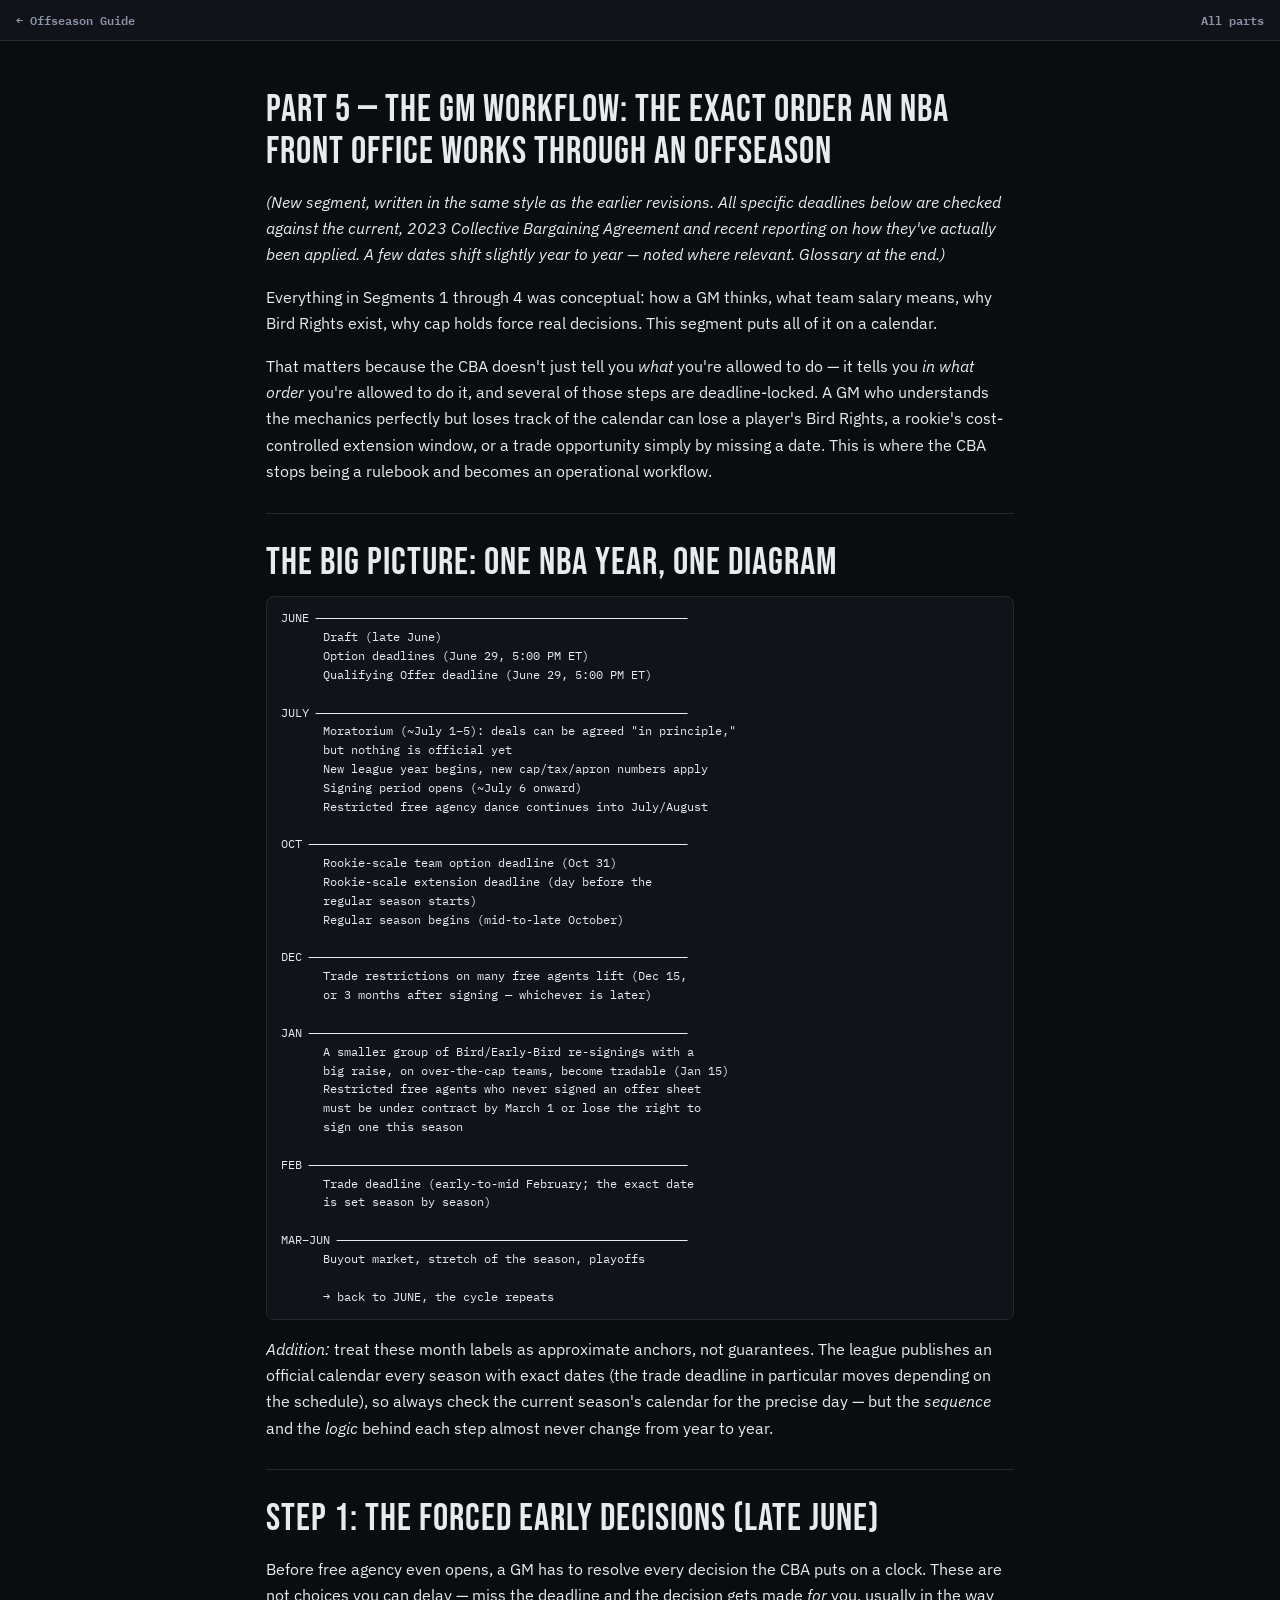
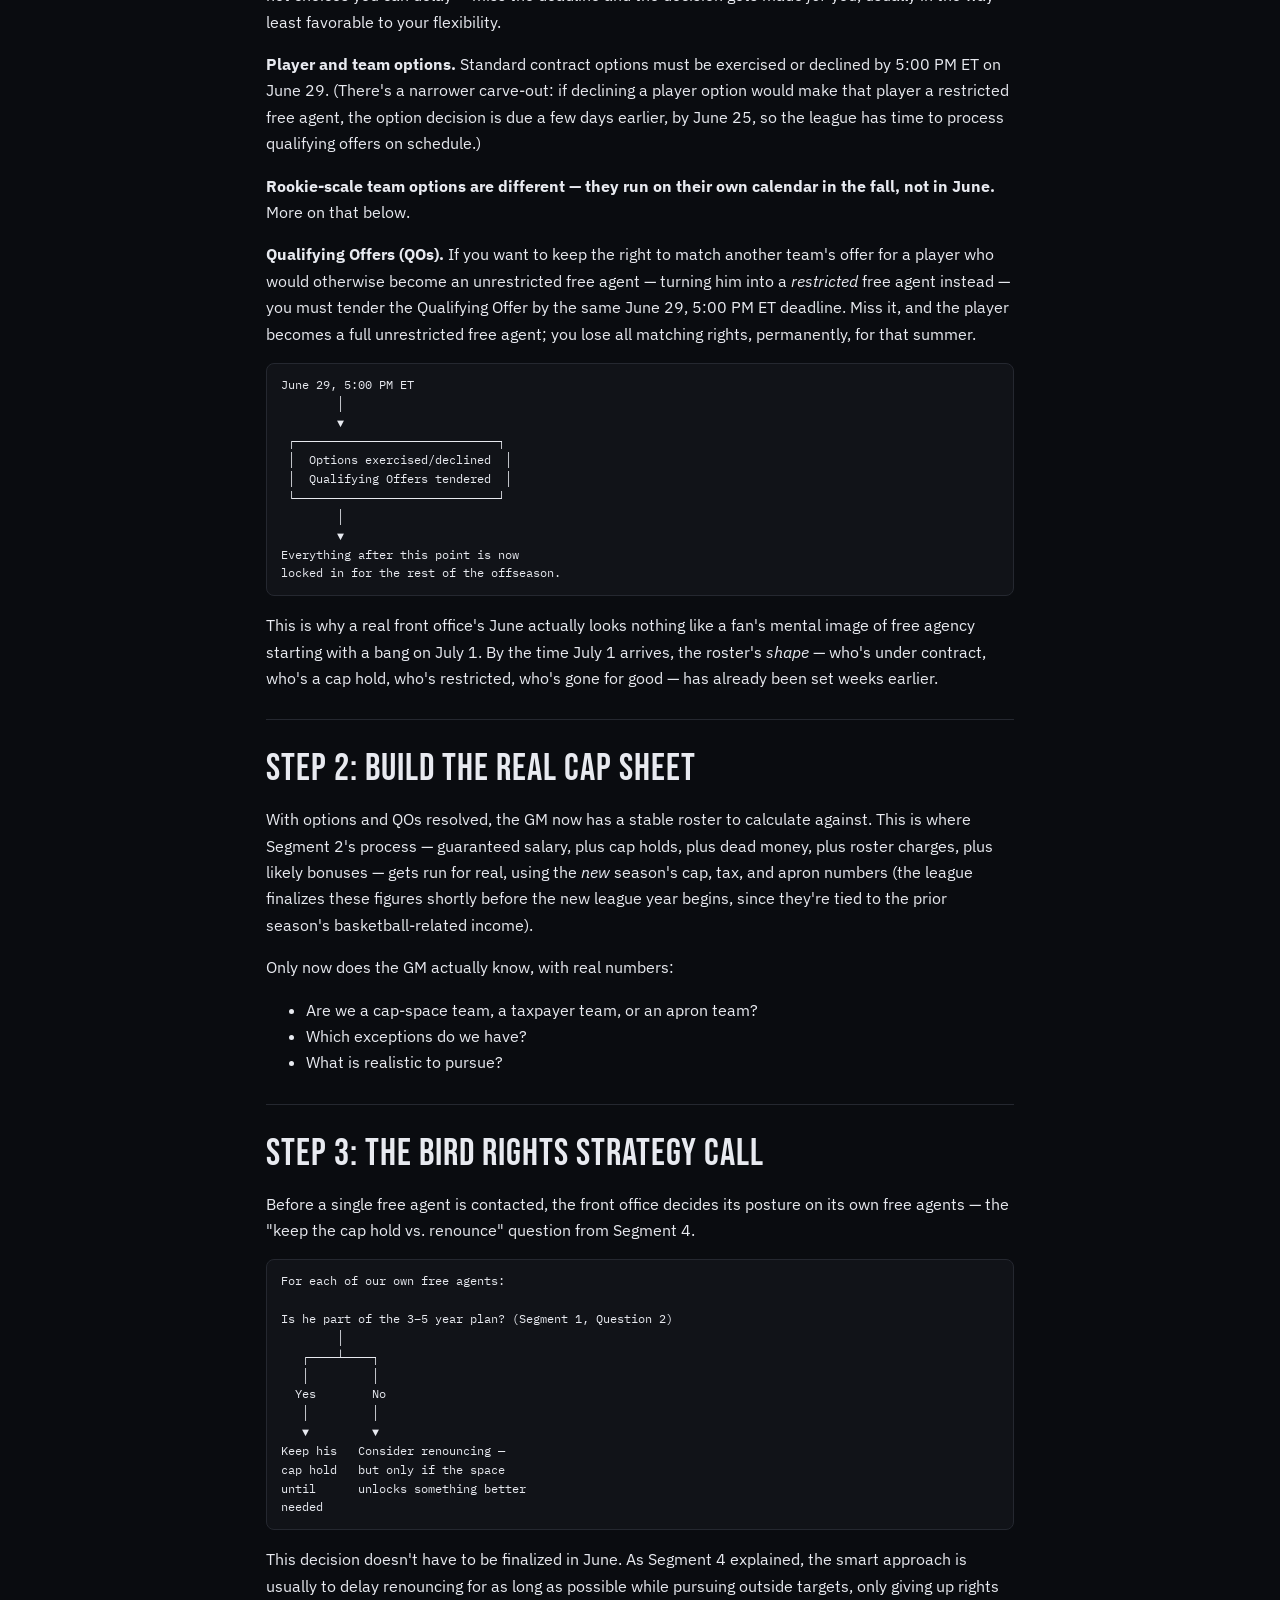
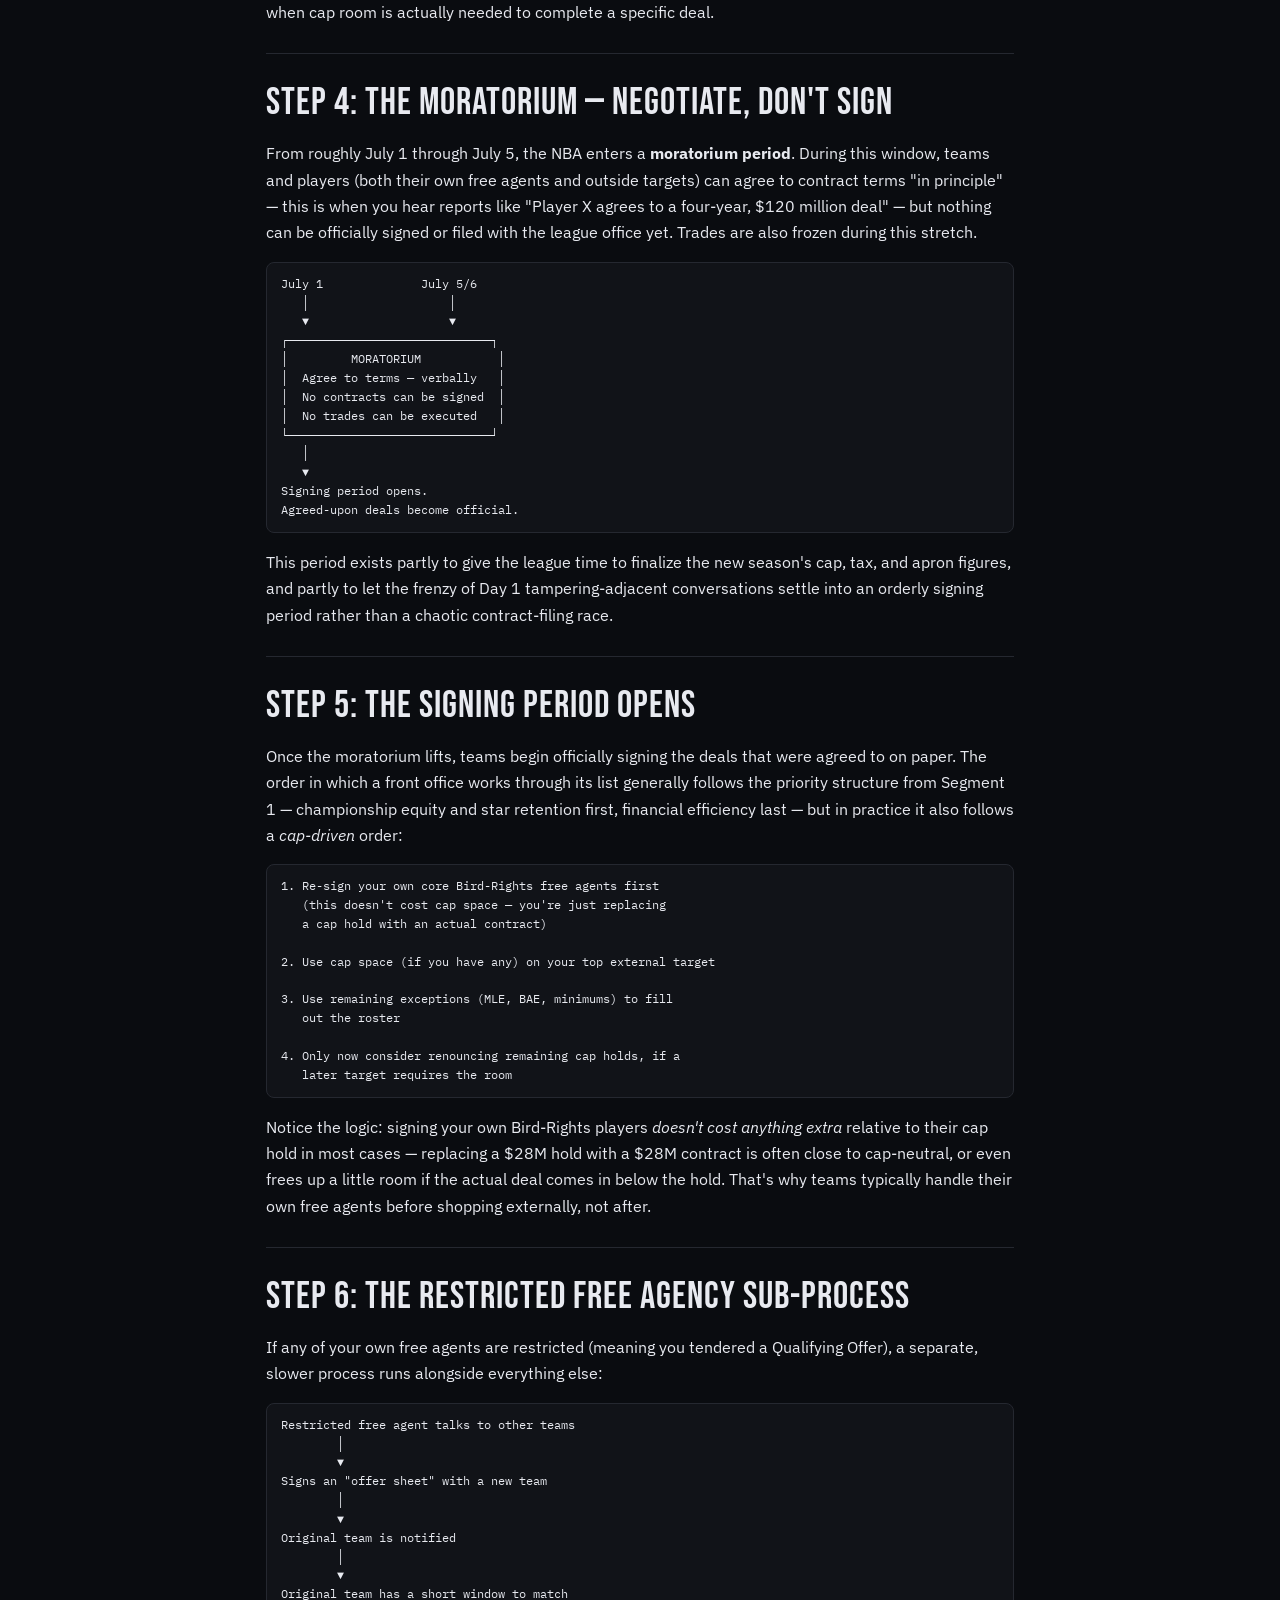
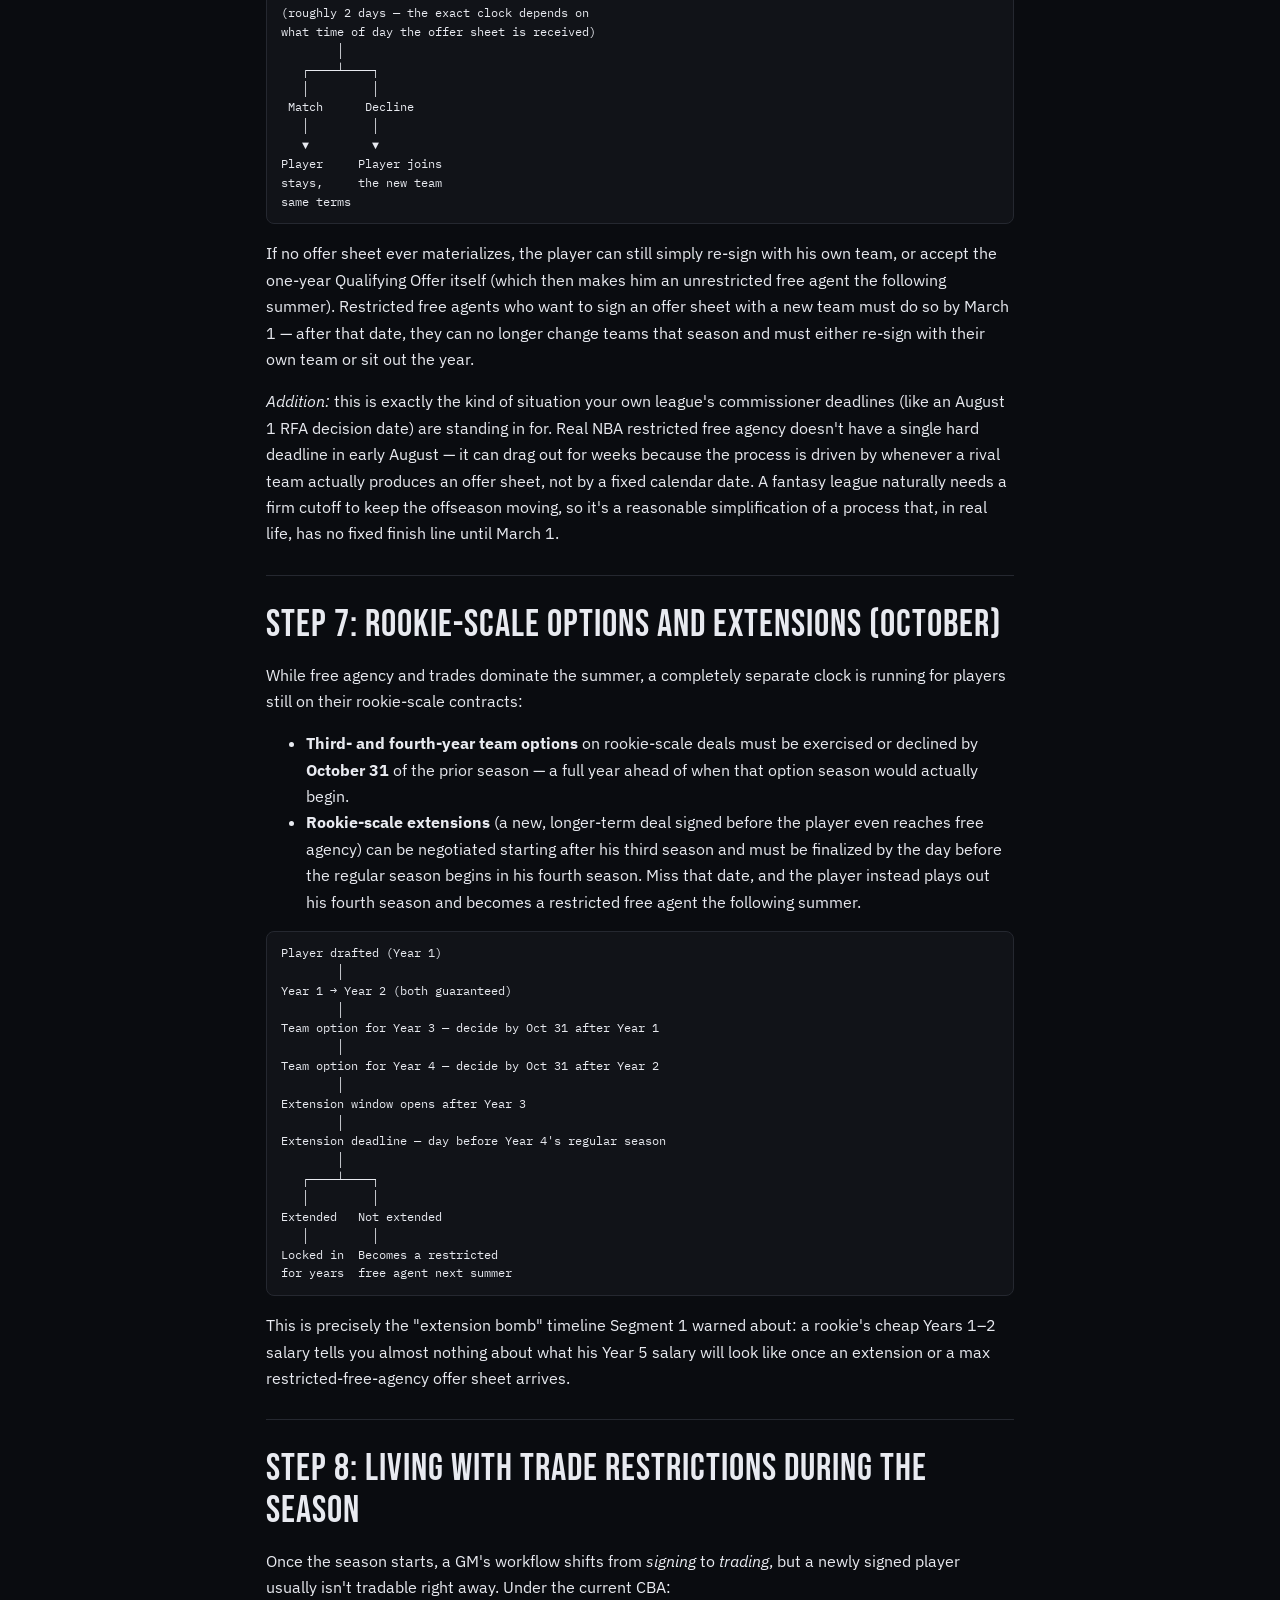
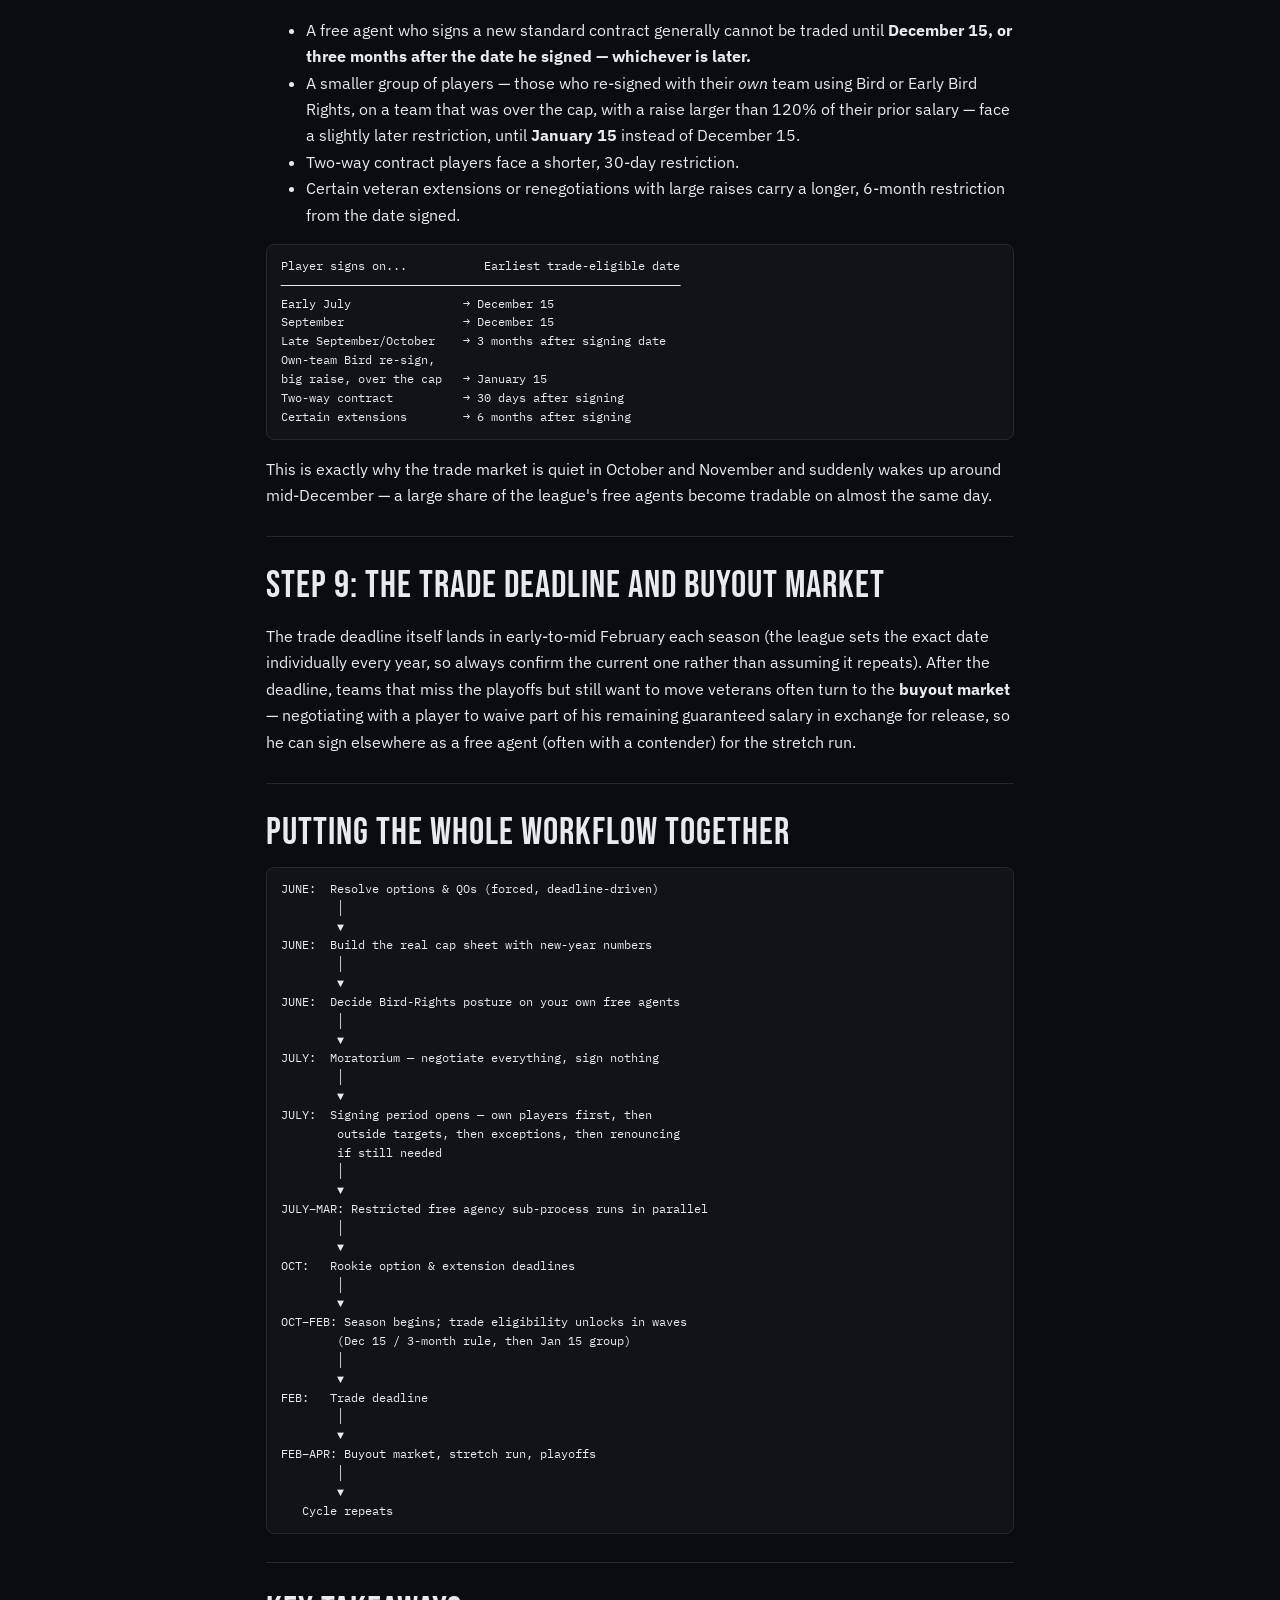
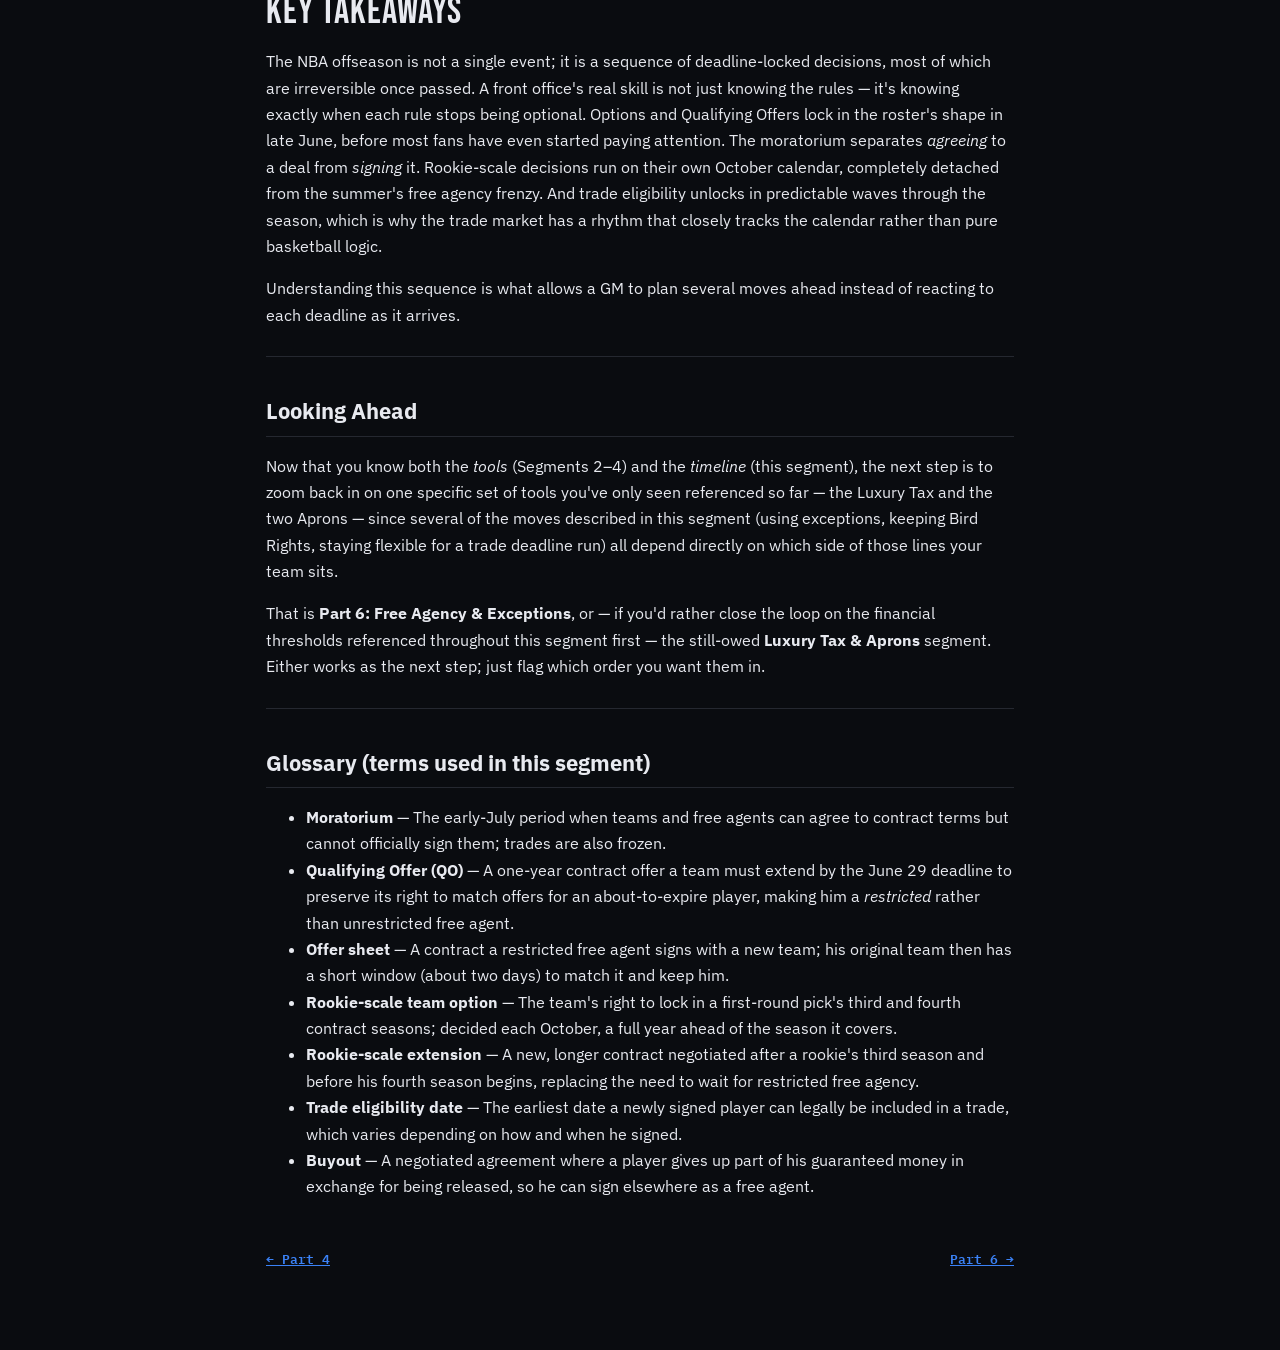
<file: serie/teil-5.html>
<!doctype html><html lang="en"><head><meta charset="utf-8"><meta name="viewport" content="width=device-width,initial-scale=1"><title>Part 5 — The GM Workflow: The Exact Order an NBA Front Office Works Through an Offseason – NBAFO CBA Series</title>
<link href="https://fonts.googleapis.com/css2?family=Bebas+Neue&family=IBM+Plex+Mono:wght@400;600&family=IBM+Plex+Sans:wght@400;600&display=swap" rel="stylesheet"><style>
:root{--bg:#0a0c10;--surface:#111318;--surface2:#1a1d24;--border:#252830;--text:#e8eaf0;--dim:#8a94a8;--blue:#3b82f6;--gold:#eab308}
*{box-sizing:border-box}body{margin:0;background:var(--bg);color:var(--text);font:16px/1.65 'IBM Plex Sans',system-ui,sans-serif}
.wrap{max-width:780px;margin:0 auto;padding:20px 16px 80px}
nav.top{display:flex;gap:12px;justify-content:space-between;align-items:center;padding:10px 16px;background:var(--surface);border-bottom:1px solid var(--border);font:600 12px 'IBM Plex Mono',monospace;position:sticky;top:0;z-index:5;flex-wrap:wrap}
a{color:var(--blue)}nav.top a{color:var(--dim);text-decoration:none}nav.top a:hover{color:var(--text)}
h1{font:400 38px/1.1 'Bebas Neue',sans-serif;letter-spacing:1px;margin:28px 0 12px}h2{font-size:22px;margin:36px 0 8px;border-bottom:1px solid var(--border);padding-bottom:6px}h3{font-size:18px;margin:26px 0 6px;color:var(--gold)}
pre{background:var(--surface);border:1px solid var(--border);border-radius:8px;padding:12px 14px;overflow-x:auto;font:13px/1.45 'IBM Plex Mono',monospace}
code{font-family:'IBM Plex Mono',monospace;font-size:.9em}
.tw{overflow-x:auto;margin:14px 0}table{border-collapse:collapse;font-size:14px;min-width:100%}th,td{border:1px solid var(--border);padding:7px 10px;text-align:left;vertical-align:top}th{background:var(--surface2)}
hr{border:0;border-top:1px solid var(--border);margin:28px 0}blockquote{border-left:3px solid var(--blue);margin:14px 0;padding:2px 14px;color:var(--dim)}
.pn{display:flex;justify-content:space-between;gap:12px;margin-top:48px;font:600 13px 'IBM Plex Mono',monospace}
ul.toc{list-style:none;padding:0}ul.toc li{margin:0}ul.toc a{display:block;padding:12px 14px;margin:8px 0;background:var(--surface);border:1px solid var(--border);border-radius:8px;text-decoration:none;color:var(--text)}ul.toc a:hover{border-color:var(--blue)}ul.toc small{color:var(--dim);display:block}
</style></head><body><nav class="top"><a href="../index.html">← Offseason Guide</a><a href="index.html">All parts</a></nav><div class="wrap"><h1>Part 5 — The GM Workflow: The Exact Order an NBA Front Office Works Through an Offseason</h1>
<p><em>(New segment, written in the same style as the earlier revisions. All specific deadlines below are checked against the current, 2023 Collective Bargaining Agreement and recent reporting on how they've actually been applied. A few dates shift slightly year to year — noted where relevant. Glossary at the end.)</em></p>
<p>Everything in Segments 1 through 4 was conceptual: how a GM thinks, what team salary means, why Bird Rights exist, why cap holds force real decisions. This segment puts all of it on a calendar.</p>
<p>That matters because the CBA doesn't just tell you <em>what</em> you're allowed to do — it tells you <em>in what order</em> you're allowed to do it, and several of those steps are deadline-locked. A GM who understands the mechanics perfectly but loses track of the calendar can lose a player's Bird Rights, a rookie's cost-controlled extension window, or a trade opportunity simply by missing a date. This is where the CBA stops being a rulebook and becomes an operational workflow.</p>
<hr />
<h1>The Big Picture: One NBA Year, One Diagram</h1>
<pre><code class="language-text">JUNE ─────────────────────────────────────────────────────
      Draft (late June)
      Option deadlines (June 29, 5:00 PM ET)
      Qualifying Offer deadline (June 29, 5:00 PM ET)

JULY ─────────────────────────────────────────────────────
      Moratorium (~July 1–5): deals can be agreed &quot;in principle,&quot;
      but nothing is official yet
      New league year begins, new cap/tax/apron numbers apply
      Signing period opens (~July 6 onward)
      Restricted free agency dance continues into July/August

OCT ──────────────────────────────────────────────────────
      Rookie-scale team option deadline (Oct 31)
      Rookie-scale extension deadline (day before the
      regular season starts)
      Regular season begins (mid-to-late October)

DEC ──────────────────────────────────────────────────────
      Trade restrictions on many free agents lift (Dec 15,
      or 3 months after signing — whichever is later)

JAN ──────────────────────────────────────────────────────
      A smaller group of Bird/Early-Bird re-signings with a
      big raise, on over-the-cap teams, become tradable (Jan 15)
      Restricted free agents who never signed an offer sheet
      must be under contract by March 1 or lose the right to
      sign one this season

FEB ──────────────────────────────────────────────────────
      Trade deadline (early-to-mid February; the exact date
      is set season by season)

MAR–JUN ──────────────────────────────────────────────────
      Buyout market, stretch of the season, playoffs

      → back to JUNE, the cycle repeats
</code></pre>
<p><em>Addition:</em> treat these month labels as approximate anchors, not guarantees. The league publishes an official calendar every season with exact dates (the trade deadline in particular moves depending on the schedule), so always check the current season's calendar for the precise day — but the <em>sequence</em> and the <em>logic</em> behind each step almost never change from year to year.</p>
<hr />
<h1>Step 1: The Forced Early Decisions (Late June)</h1>
<p>Before free agency even opens, a GM has to resolve every decision the CBA puts on a clock. These are not choices you can delay — miss the deadline and the decision gets made <em>for</em> you, usually in the way least favorable to your flexibility.</p>
<p><strong>Player and team options.</strong> Standard contract options must be exercised or declined by 5:00 PM ET on June 29. (There's a narrower carve-out: if declining a player option would make that player a restricted free agent, the option decision is due a few days earlier, by June 25, so the league has time to process qualifying offers on schedule.)</p>
<p><strong>Rookie-scale team options are different — they run on their own calendar in the fall, not in June.</strong> More on that below.</p>
<p><strong>Qualifying Offers (QOs).</strong> If you want to keep the right to match another team's offer for a player who would otherwise become an unrestricted free agent — turning him into a <em>restricted</em> free agent instead — you must tender the Qualifying Offer by the same June 29, 5:00 PM ET deadline. Miss it, and the player becomes a full unrestricted free agent; you lose all matching rights, permanently, for that summer.</p>
<pre><code class="language-text">June 29, 5:00 PM ET
        │
        ▼
 ┌─────────────────────────────┐
 │  Options exercised/declined  │
 │  Qualifying Offers tendered  │
 └─────────────────────────────┘
        │
        ▼
Everything after this point is now
locked in for the rest of the offseason.
</code></pre>
<p>This is why a real front office's June actually looks nothing like a fan's mental image of free agency starting with a bang on July 1. By the time July 1 arrives, the roster's <em>shape</em> — who's under contract, who's a cap hold, who's restricted, who's gone for good — has already been set weeks earlier.</p>
<hr />
<h1>Step 2: Build the Real Cap Sheet</h1>
<p>With options and QOs resolved, the GM now has a stable roster to calculate against. This is where Segment 2's process — guaranteed salary, plus cap holds, plus dead money, plus roster charges, plus likely bonuses — gets run for real, using the <em>new</em> season's cap, tax, and apron numbers (the league finalizes these figures shortly before the new league year begins, since they're tied to the prior season's basketball-related income).</p>
<p>Only now does the GM actually know, with real numbers:</p>
<ul>
<li>Are we a cap-space team, a taxpayer team, or an apron team?</li>
<li>Which exceptions do we have?</li>
<li>What is realistic to pursue?</li>
</ul>
<hr />
<h1>Step 3: The Bird Rights Strategy Call</h1>
<p>Before a single free agent is contacted, the front office decides its posture on its own free agents — the "keep the cap hold vs. renounce" question from Segment 4.</p>
<pre><code class="language-text">For each of our own free agents:

Is he part of the 3–5 year plan? (Segment 1, Question 2)
        │
   ┌────┴────┐
   │         │
  Yes        No
   │         │
   ▼         ▼
Keep his   Consider renouncing —
cap hold   but only if the space
until      unlocks something better
needed
</code></pre>
<p>This decision doesn't have to be finalized in June. As Segment 4 explained, the smart approach is usually to delay renouncing for as long as possible while pursuing outside targets, only giving up rights when cap room is actually needed to complete a specific deal.</p>
<hr />
<h1>Step 4: The Moratorium — Negotiate, Don't Sign</h1>
<p>From roughly July 1 through July 5, the NBA enters a <strong>moratorium period</strong>. During this window, teams and players (both their own free agents and outside targets) can agree to contract terms "in principle" — this is when you hear reports like "Player X agrees to a four-year, $120 million deal" — but nothing can be officially signed or filed with the league office yet. Trades are also frozen during this stretch.</p>
<pre><code class="language-text">July 1              July 5/6
   │                    │
   ▼                    ▼
┌─────────────────────────────┐
│         MORATORIUM           │
│  Agree to terms — verbally   │
│  No contracts can be signed  │
│  No trades can be executed   │
└─────────────────────────────┘
   │
   ▼
Signing period opens.
Agreed-upon deals become official.
</code></pre>
<p>This period exists partly to give the league time to finalize the new season's cap, tax, and apron figures, and partly to let the frenzy of Day 1 tampering-adjacent conversations settle into an orderly signing period rather than a chaotic contract-filing race.</p>
<hr />
<h1>Step 5: The Signing Period Opens</h1>
<p>Once the moratorium lifts, teams begin officially signing the deals that were agreed to on paper. The order in which a front office works through its list generally follows the priority structure from Segment 1 — championship equity and star retention first, financial efficiency last — but in practice it also follows a <em>cap-driven</em> order:</p>
<pre><code class="language-text">1. Re-sign your own core Bird-Rights free agents first
   (this doesn't cost cap space — you're just replacing
   a cap hold with an actual contract)

2. Use cap space (if you have any) on your top external target

3. Use remaining exceptions (MLE, BAE, minimums) to fill
   out the roster

4. Only now consider renouncing remaining cap holds, if a
   later target requires the room
</code></pre>
<p>Notice the logic: signing your own Bird-Rights players <em>doesn't cost anything extra</em> relative to their cap hold in most cases — replacing a $28M hold with a $28M contract is often close to cap-neutral, or even frees up a little room if the actual deal comes in below the hold. That's why teams typically handle their own free agents before shopping externally, not after.</p>
<hr />
<h1>Step 6: The Restricted Free Agency Sub-Process</h1>
<p>If any of your own free agents are restricted (meaning you tendered a Qualifying Offer), a separate, slower process runs alongside everything else:</p>
<pre><code class="language-text">Restricted free agent talks to other teams
        │
        ▼
Signs an &quot;offer sheet&quot; with a new team
        │
        ▼
Original team is notified
        │
        ▼
Original team has a short window to match
(roughly 2 days — the exact clock depends on
what time of day the offer sheet is received)
        │
   ┌────┴────┐
   │         │
 Match      Decline
   │         │
   ▼         ▼
Player     Player joins
stays,     the new team
same terms
</code></pre>
<p>If no offer sheet ever materializes, the player can still simply re-sign with his own team, or accept the one-year Qualifying Offer itself (which then makes him an unrestricted free agent the following summer). Restricted free agents who want to sign an offer sheet with a new team must do so by March 1 — after that date, they can no longer change teams that season and must either re-sign with their own team or sit out the year.</p>
<p><em>Addition:</em> this is exactly the kind of situation your own league's commissioner deadlines (like an August 1 RFA decision date) are standing in for. Real NBA restricted free agency doesn't have a single hard deadline in early August — it can drag out for weeks because the process is driven by whenever a rival team actually produces an offer sheet, not by a fixed calendar date. A fantasy league naturally needs a firm cutoff to keep the offseason moving, so it's a reasonable simplification of a process that, in real life, has no fixed finish line until March 1.</p>
<hr />
<h1>Step 7: Rookie-Scale Options and Extensions (October)</h1>
<p>While free agency and trades dominate the summer, a completely separate clock is running for players still on their rookie-scale contracts:</p>
<ul>
<li><strong>Third- and fourth-year team options</strong> on rookie-scale deals must be exercised or declined by <strong>October 31</strong> of the prior season — a full year ahead of when that option season would actually begin.</li>
<li><strong>Rookie-scale extensions</strong> (a new, longer-term deal signed before the player even reaches free agency) can be negotiated starting after his third season and must be finalized by the day before the regular season begins in his fourth season. Miss that date, and the player instead plays out his fourth season and becomes a restricted free agent the following summer.</li>
</ul>
<pre><code class="language-text">Player drafted (Year 1)
        │
Year 1 → Year 2 (both guaranteed)
        │
Team option for Year 3 — decide by Oct 31 after Year 1
        │
Team option for Year 4 — decide by Oct 31 after Year 2
        │
Extension window opens after Year 3
        │
Extension deadline — day before Year 4's regular season
        │
   ┌────┴────┐
   │         │
Extended   Not extended
   │         │
Locked in  Becomes a restricted
for years  free agent next summer
</code></pre>
<p>This is precisely the "extension bomb" timeline Segment 1 warned about: a rookie's cheap Years 1–2 salary tells you almost nothing about what his Year 5 salary will look like once an extension or a max restricted-free-agency offer sheet arrives.</p>
<hr />
<h1>Step 8: Living With Trade Restrictions During the Season</h1>
<p>Once the season starts, a GM's workflow shifts from <em>signing</em> to <em>trading</em>, but a newly signed player usually isn't tradable right away. Under the current CBA:</p>
<ul>
<li>A free agent who signs a new standard contract generally cannot be traded until <strong>December 15, or three months after the date he signed — whichever is later.</strong></li>
<li>A smaller group of players — those who re-signed with their <em>own</em> team using Bird or Early Bird Rights, on a team that was over the cap, with a raise larger than 120% of their prior salary — face a slightly later restriction, until <strong>January 15</strong> instead of December 15.</li>
<li>Two-way contract players face a shorter, 30-day restriction.</li>
<li>Certain veteran extensions or renegotiations with large raises carry a longer, 6-month restriction from the date signed.</li>
</ul>
<pre><code class="language-text">Player signs on...           Earliest trade-eligible date
─────────────────────────────────────────────────────────
Early July                → December 15
September                 → December 15
Late September/October    → 3 months after signing date
Own-team Bird re-sign,
big raise, over the cap   → January 15
Two-way contract          → 30 days after signing
Certain extensions        → 6 months after signing
</code></pre>
<p>This is exactly why the trade market is quiet in October and November and suddenly wakes up around mid-December — a large share of the league's free agents become tradable on almost the same day.</p>
<hr />
<h1>Step 9: The Trade Deadline and Buyout Market</h1>
<p>The trade deadline itself lands in early-to-mid February each season (the league sets the exact date individually every year, so always confirm the current one rather than assuming it repeats). After the deadline, teams that miss the playoffs but still want to move veterans often turn to the <strong>buyout market</strong> — negotiating with a player to waive part of his remaining guaranteed salary in exchange for release, so he can sign elsewhere as a free agent (often with a contender) for the stretch run.</p>
<hr />
<h1>Putting the Whole Workflow Together</h1>
<pre><code class="language-text">JUNE:  Resolve options &amp; QOs (forced, deadline-driven)
        │
        ▼
JUNE:  Build the real cap sheet with new-year numbers
        │
        ▼
JUNE:  Decide Bird-Rights posture on your own free agents
        │
        ▼
JULY:  Moratorium — negotiate everything, sign nothing
        │
        ▼
JULY:  Signing period opens — own players first, then
        outside targets, then exceptions, then renouncing
        if still needed
        │
        ▼
JULY–MAR: Restricted free agency sub-process runs in parallel
        │
        ▼
OCT:   Rookie option &amp; extension deadlines
        │
        ▼
OCT–FEB: Season begins; trade eligibility unlocks in waves
        (Dec 15 / 3-month rule, then Jan 15 group)
        │
        ▼
FEB:   Trade deadline
        │
        ▼
FEB–APR: Buyout market, stretch run, playoffs
        │
        ▼
   Cycle repeats
</code></pre>
<hr />
<h1>Key Takeaways</h1>
<p>The NBA offseason is not a single event; it is a sequence of deadline-locked decisions, most of which are irreversible once passed. A front office's real skill is not just knowing the rules — it's knowing exactly when each rule stops being optional. Options and Qualifying Offers lock in the roster's shape in late June, before most fans have even started paying attention. The moratorium separates <em>agreeing</em> to a deal from <em>signing</em> it. Rookie-scale decisions run on their own October calendar, completely detached from the summer's free agency frenzy. And trade eligibility unlocks in predictable waves through the season, which is why the trade market has a rhythm that closely tracks the calendar rather than pure basketball logic.</p>
<p>Understanding this sequence is what allows a GM to plan several moves ahead instead of reacting to each deadline as it arrives.</p>
<hr />
<h2>Looking Ahead</h2>
<p>Now that you know both the <em>tools</em> (Segments 2–4) and the <em>timeline</em> (this segment), the next step is to zoom back in on one specific set of tools you've only seen referenced so far — the Luxury Tax and the two Aprons — since several of the moves described in this segment (using exceptions, keeping Bird Rights, staying flexible for a trade deadline run) all depend directly on which side of those lines your team sits.</p>
<p>That is <strong>Part 6: Free Agency &amp; Exceptions</strong>, or — if you'd rather close the loop on the financial thresholds referenced throughout this segment first — the still-owed <strong>Luxury Tax &amp; Aprons</strong> segment. Either works as the next step; just flag which order you want them in.</p>
<hr />
<h2>Glossary (terms used in this segment)</h2>
<ul>
<li><strong>Moratorium</strong> — The early-July period when teams and free agents can agree to contract terms but cannot officially sign them; trades are also frozen.</li>
<li><strong>Qualifying Offer (QO)</strong> — A one-year contract offer a team must extend by the June 29 deadline to preserve its right to match offers for an about-to-expire player, making him a <em>restricted</em> rather than unrestricted free agent.</li>
<li><strong>Offer sheet</strong> — A contract a restricted free agent signs with a new team; his original team then has a short window (about two days) to match it and keep him.</li>
<li><strong>Rookie-scale team option</strong> — The team's right to lock in a first-round pick's third and fourth contract seasons; decided each October, a full year ahead of the season it covers.</li>
<li><strong>Rookie-scale extension</strong> — A new, longer contract negotiated after a rookie's third season and before his fourth season begins, replacing the need to wait for restricted free agency.</li>
<li><strong>Trade eligibility date</strong> — The earliest date a newly signed player can legally be included in a trade, which varies depending on how and when he signed.</li>
<li><strong>Buyout</strong> — A negotiated agreement where a player gives up part of his guaranteed money in exchange for being released, so he can sign elsewhere as a free agent.</li>
</ul><div class="pn"><a href="teil-4.html">← Part 4</a><a href="teil-6.html">Part 6 →</a></div></div></body></html>
</file>
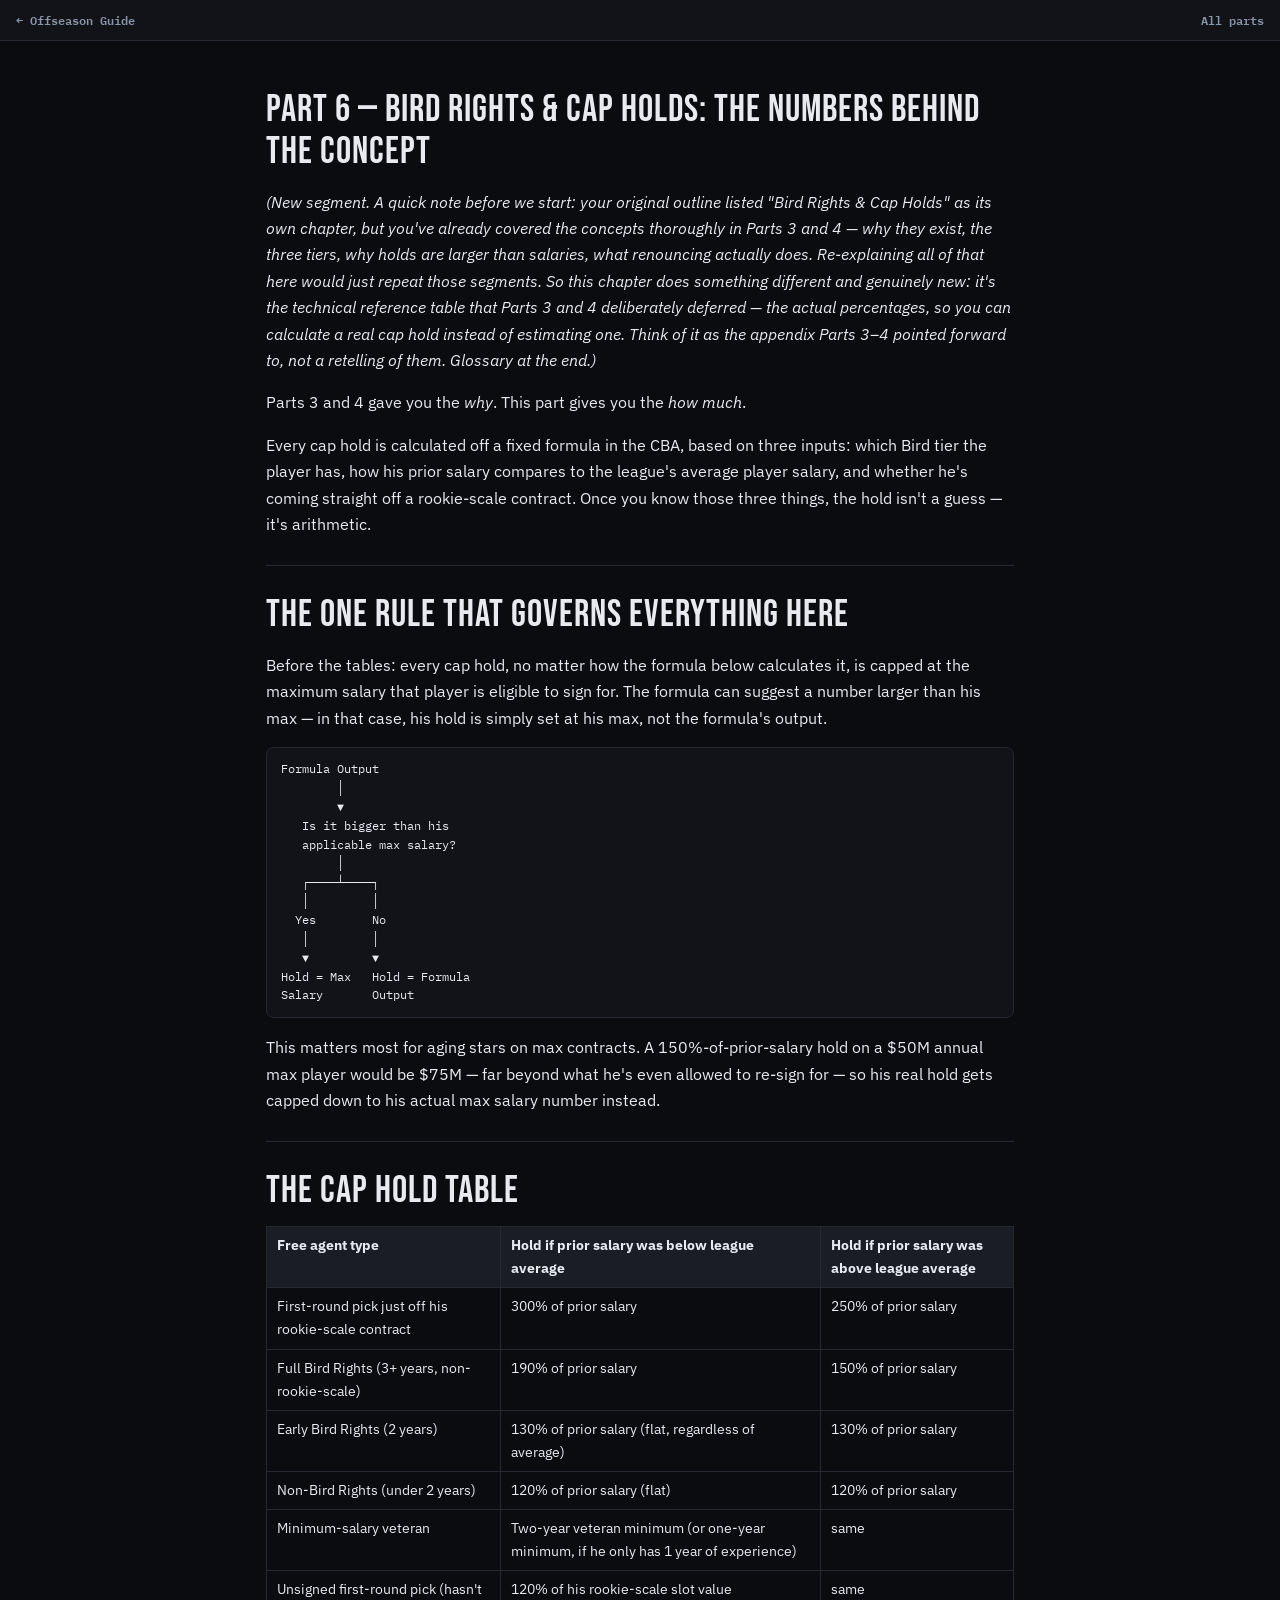
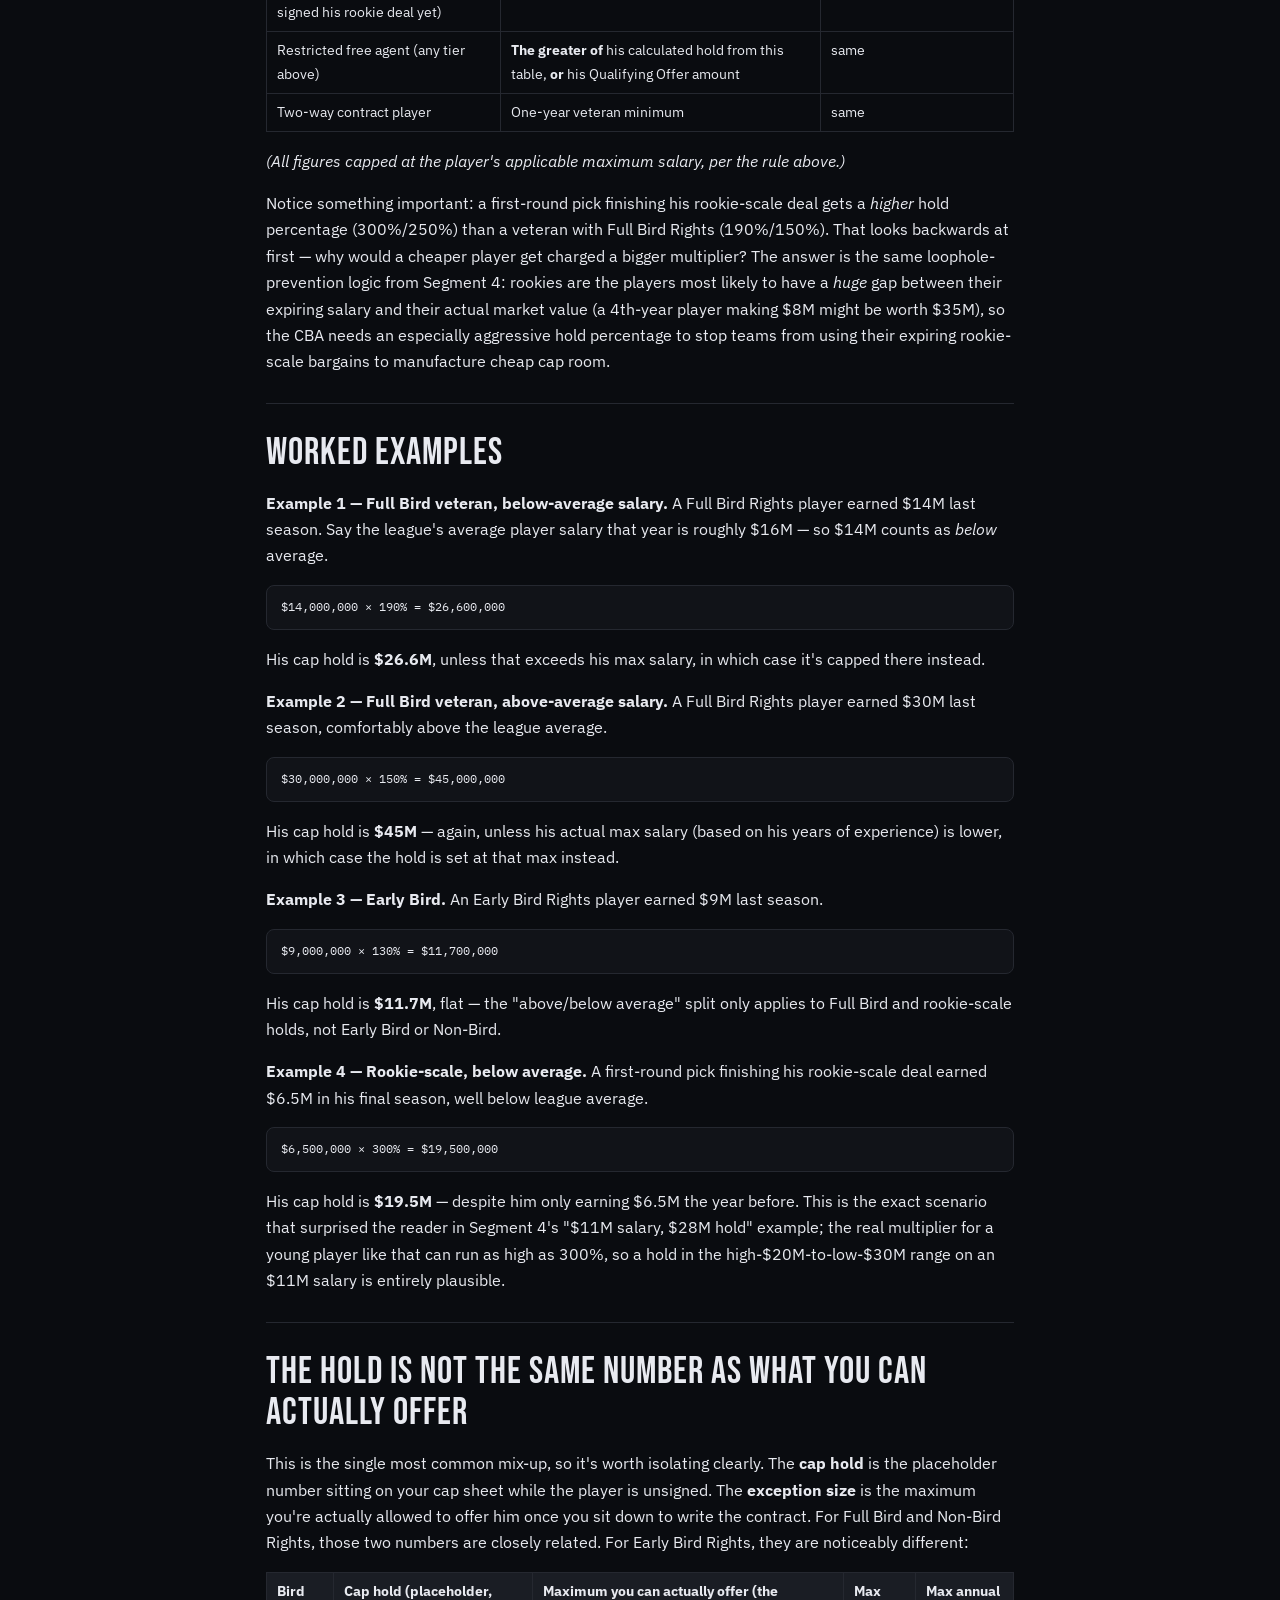
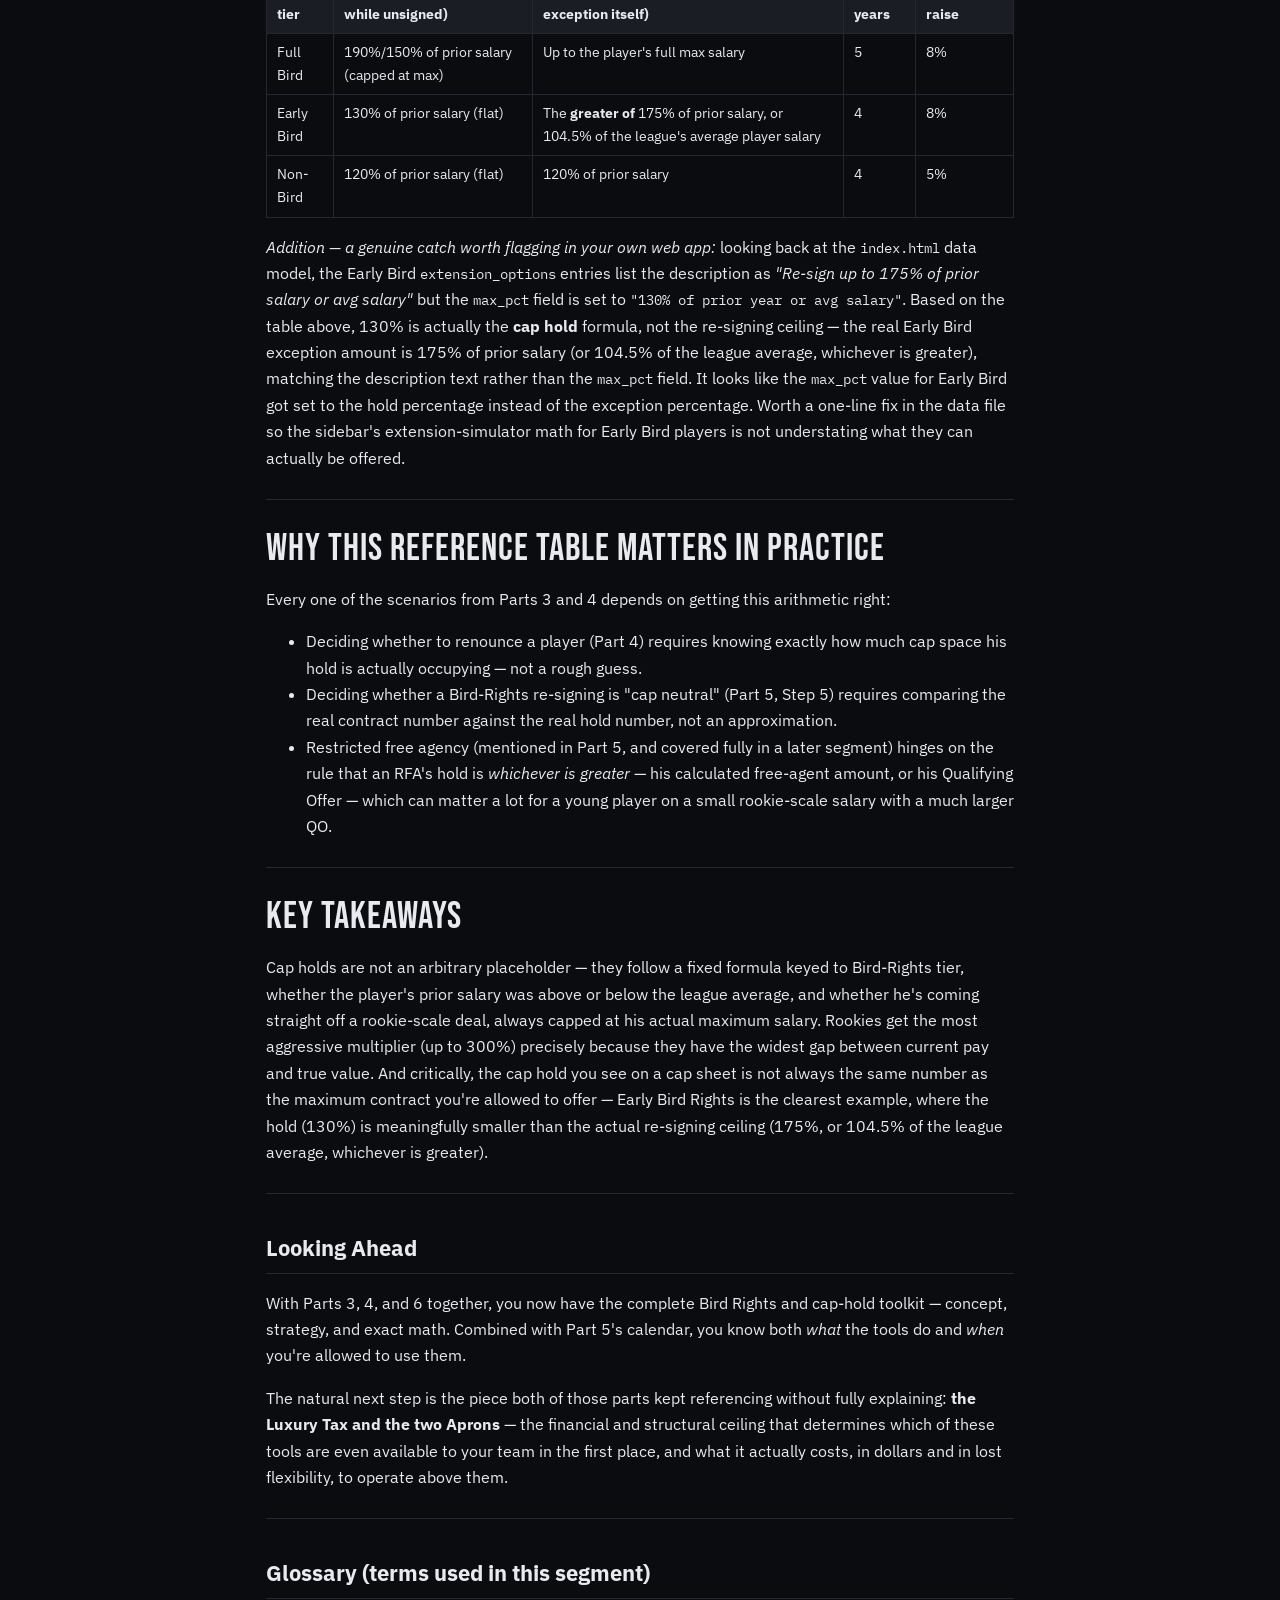
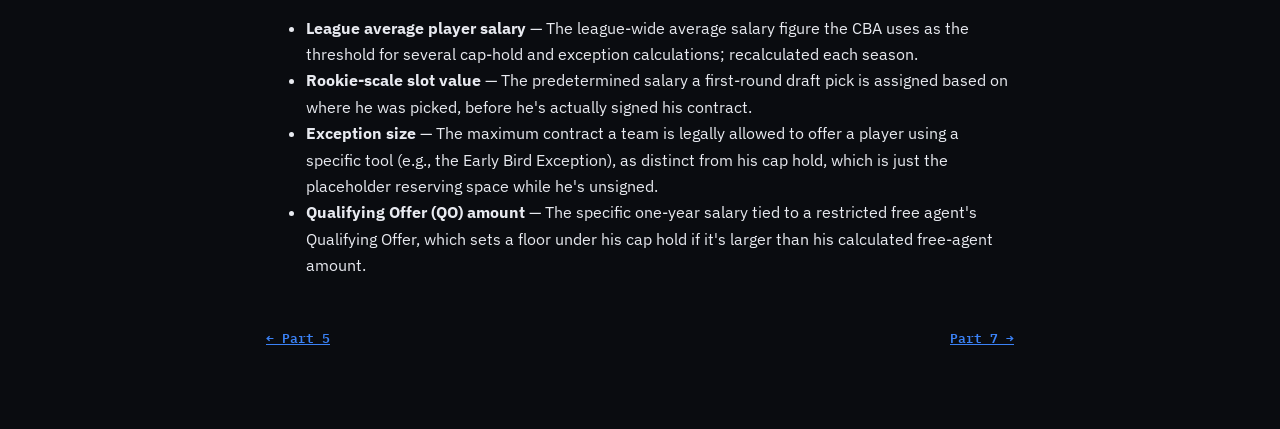
<file: serie/teil-6.html>
<!doctype html><html lang="en"><head><meta charset="utf-8"><meta name="viewport" content="width=device-width,initial-scale=1"><title>Part 6 — Bird Rights &amp; Cap Holds: The Numbers Behind the Concept – NBAFO CBA Series</title>
<link href="https://fonts.googleapis.com/css2?family=Bebas+Neue&family=IBM+Plex+Mono:wght@400;600&family=IBM+Plex+Sans:wght@400;600&display=swap" rel="stylesheet"><style>
:root{--bg:#0a0c10;--surface:#111318;--surface2:#1a1d24;--border:#252830;--text:#e8eaf0;--dim:#8a94a8;--blue:#3b82f6;--gold:#eab308}
*{box-sizing:border-box}body{margin:0;background:var(--bg);color:var(--text);font:16px/1.65 'IBM Plex Sans',system-ui,sans-serif}
.wrap{max-width:780px;margin:0 auto;padding:20px 16px 80px}
nav.top{display:flex;gap:12px;justify-content:space-between;align-items:center;padding:10px 16px;background:var(--surface);border-bottom:1px solid var(--border);font:600 12px 'IBM Plex Mono',monospace;position:sticky;top:0;z-index:5;flex-wrap:wrap}
a{color:var(--blue)}nav.top a{color:var(--dim);text-decoration:none}nav.top a:hover{color:var(--text)}
h1{font:400 38px/1.1 'Bebas Neue',sans-serif;letter-spacing:1px;margin:28px 0 12px}h2{font-size:22px;margin:36px 0 8px;border-bottom:1px solid var(--border);padding-bottom:6px}h3{font-size:18px;margin:26px 0 6px;color:var(--gold)}
pre{background:var(--surface);border:1px solid var(--border);border-radius:8px;padding:12px 14px;overflow-x:auto;font:13px/1.45 'IBM Plex Mono',monospace}
code{font-family:'IBM Plex Mono',monospace;font-size:.9em}
.tw{overflow-x:auto;margin:14px 0}table{border-collapse:collapse;font-size:14px;min-width:100%}th,td{border:1px solid var(--border);padding:7px 10px;text-align:left;vertical-align:top}th{background:var(--surface2)}
hr{border:0;border-top:1px solid var(--border);margin:28px 0}blockquote{border-left:3px solid var(--blue);margin:14px 0;padding:2px 14px;color:var(--dim)}
.pn{display:flex;justify-content:space-between;gap:12px;margin-top:48px;font:600 13px 'IBM Plex Mono',monospace}
ul.toc{list-style:none;padding:0}ul.toc li{margin:0}ul.toc a{display:block;padding:12px 14px;margin:8px 0;background:var(--surface);border:1px solid var(--border);border-radius:8px;text-decoration:none;color:var(--text)}ul.toc a:hover{border-color:var(--blue)}ul.toc small{color:var(--dim);display:block}
</style></head><body><nav class="top"><a href="../index.html">← Offseason Guide</a><a href="index.html">All parts</a></nav><div class="wrap"><h1>Part 6 — Bird Rights &amp; Cap Holds: The Numbers Behind the Concept</h1>
<p><em>(New segment. A quick note before we start: your original outline listed "Bird Rights &amp; Cap Holds" as its own chapter, but you've already covered the concepts thoroughly in Parts 3 and 4 — why they exist, the three tiers, why holds are larger than salaries, what renouncing actually does. Re-explaining all of that here would just repeat those segments. So this chapter does something different and genuinely new: it's the technical reference table that Parts 3 and 4 deliberately deferred — the actual percentages, so you can calculate a real cap hold instead of estimating one. Think of it as the appendix Parts 3–4 pointed forward to, not a retelling of them. Glossary at the end.)</em></p>
<p>Parts 3 and 4 gave you the <em>why</em>. This part gives you the <em>how much</em>.</p>
<p>Every cap hold is calculated off a fixed formula in the CBA, based on three inputs: which Bird tier the player has, how his prior salary compares to the league's average player salary, and whether he's coming straight off a rookie-scale contract. Once you know those three things, the hold isn't a guess — it's arithmetic.</p>
<hr />
<h1>The One Rule That Governs Everything Here</h1>
<p>Before the tables: every cap hold, no matter how the formula below calculates it, is capped at the maximum salary that player is eligible to sign for. The formula can suggest a number larger than his max — in that case, his hold is simply set at his max, not the formula's output.</p>
<pre><code class="language-text">Formula Output
        │
        ▼
   Is it bigger than his
   applicable max salary?
        │
   ┌────┴────┐
   │         │
  Yes        No
   │         │
   ▼         ▼
Hold = Max   Hold = Formula
Salary       Output
</code></pre>
<p>This matters most for aging stars on max contracts. A 150%-of-prior-salary hold on a $50M annual max player would be $75M — far beyond what he's even allowed to re-sign for — so his real hold gets capped down to his actual max salary number instead.</p>
<hr />
<h1>The Cap Hold Table</h1>
<div class="tw"><table>
<thead>
<tr>
<th>Free agent type</th>
<th>Hold if prior salary was <strong>below</strong> league average</th>
<th>Hold if prior salary was <strong>above</strong> league average</th>
</tr>
</thead>
<tbody>
<tr>
<td>First-round pick just off his rookie-scale contract</td>
<td>300% of prior salary</td>
<td>250% of prior salary</td>
</tr>
<tr>
<td>Full Bird Rights (3+ years, non-rookie-scale)</td>
<td>190% of prior salary</td>
<td>150% of prior salary</td>
</tr>
<tr>
<td>Early Bird Rights (2 years)</td>
<td>130% of prior salary (flat, regardless of average)</td>
<td>130% of prior salary</td>
</tr>
<tr>
<td>Non-Bird Rights (under 2 years)</td>
<td>120% of prior salary (flat)</td>
<td>120% of prior salary</td>
</tr>
<tr>
<td>Minimum-salary veteran</td>
<td>Two-year veteran minimum (or one-year minimum, if he only has 1 year of experience)</td>
<td>same</td>
</tr>
<tr>
<td>Unsigned first-round pick (hasn't signed his rookie deal yet)</td>
<td>120% of his rookie-scale slot value</td>
<td>same</td>
</tr>
<tr>
<td>Restricted free agent (any tier above)</td>
<td><strong>The greater of</strong> his calculated hold from this table, <strong>or</strong> his Qualifying Offer amount</td>
<td>same</td>
</tr>
<tr>
<td>Two-way contract player</td>
<td>One-year veteran minimum</td>
<td>same</td>
</tr>
</tbody>
</table></div>
<p><em>(All figures capped at the player's applicable maximum salary, per the rule above.)</em></p>
<p>Notice something important: a first-round pick finishing his rookie-scale deal gets a <em>higher</em> hold percentage (300%/250%) than a veteran with Full Bird Rights (190%/150%). That looks backwards at first — why would a cheaper player get charged a bigger multiplier? The answer is the same loophole-prevention logic from Segment 4: rookies are the players most likely to have a <em>huge</em> gap between their expiring salary and their actual market value (a 4th-year player making $8M might be worth $35M), so the CBA needs an especially aggressive hold percentage to stop teams from using their expiring rookie-scale bargains to manufacture cheap cap room.</p>
<hr />
<h1>Worked Examples</h1>
<p><strong>Example 1 — Full Bird veteran, below-average salary.</strong>
A Full Bird Rights player earned $14M last season. Say the league's average player salary that year is roughly $16M — so $14M counts as <em>below</em> average.</p>
<pre><code class="language-text">$14,000,000 × 190% = $26,600,000
</code></pre>
<p>His cap hold is <strong>$26.6M</strong>, unless that exceeds his max salary, in which case it's capped there instead.</p>
<p><strong>Example 2 — Full Bird veteran, above-average salary.</strong>
A Full Bird Rights player earned $30M last season, comfortably above the league average.</p>
<pre><code class="language-text">$30,000,000 × 150% = $45,000,000
</code></pre>
<p>His cap hold is <strong>$45M</strong> — again, unless his actual max salary (based on his years of experience) is lower, in which case the hold is set at that max instead.</p>
<p><strong>Example 3 — Early Bird.</strong>
An Early Bird Rights player earned $9M last season.</p>
<pre><code class="language-text">$9,000,000 × 130% = $11,700,000
</code></pre>
<p>His cap hold is <strong>$11.7M</strong>, flat — the "above/below average" split only applies to Full Bird and rookie-scale holds, not Early Bird or Non-Bird.</p>
<p><strong>Example 4 — Rookie-scale, below average.</strong>
A first-round pick finishing his rookie-scale deal earned $6.5M in his final season, well below league average.</p>
<pre><code class="language-text">$6,500,000 × 300% = $19,500,000
</code></pre>
<p>His cap hold is <strong>$19.5M</strong> — despite him only earning $6.5M the year before. This is the exact scenario that surprised the reader in Segment 4's "$11M salary, $28M hold" example; the real multiplier for a young player like that can run as high as 300%, so a hold in the high-$20M-to-low-$30M range on an $11M salary is entirely plausible.</p>
<hr />
<h1>The Hold Is Not the Same Number as What You Can Actually Offer</h1>
<p>This is the single most common mix-up, so it's worth isolating clearly. The <strong>cap hold</strong> is the placeholder number sitting on your cap sheet while the player is unsigned. The <strong>exception size</strong> is the maximum you're actually allowed to offer him once you sit down to write the contract. For Full Bird and Non-Bird Rights, those two numbers are closely related. For Early Bird Rights, they are noticeably different:</p>
<div class="tw"><table>
<thead>
<tr>
<th>Bird tier</th>
<th>Cap hold (placeholder, while unsigned)</th>
<th>Maximum you can actually offer (the exception itself)</th>
<th>Max years</th>
<th>Max annual raise</th>
</tr>
</thead>
<tbody>
<tr>
<td>Full Bird</td>
<td>190%/150% of prior salary (capped at max)</td>
<td>Up to the player's full max salary</td>
<td>5</td>
<td>8%</td>
</tr>
<tr>
<td>Early Bird</td>
<td>130% of prior salary (flat)</td>
<td>The <strong>greater of</strong> 175% of prior salary, or 104.5% of the league's average player salary</td>
<td>4</td>
<td>8%</td>
</tr>
<tr>
<td>Non-Bird</td>
<td>120% of prior salary (flat)</td>
<td>120% of prior salary</td>
<td>4</td>
<td>5%</td>
</tr>
</tbody>
</table></div>
<p><em>Addition — a genuine catch worth flagging in your own web app:</em> looking back at the <code>index.html</code> data model, the Early Bird <code>extension_options</code> entries list the description as <em>"Re-sign up to 175% of prior salary or avg salary"</em> but the <code>max_pct</code> field is set to <code>"130% of prior year or avg salary"</code>. Based on the table above, 130% is actually the <strong>cap hold</strong> formula, not the re-signing ceiling — the real Early Bird exception amount is 175% of prior salary (or 104.5% of the league average, whichever is greater), matching the description text rather than the <code>max_pct</code> field. It looks like the <code>max_pct</code> value for Early Bird got set to the hold percentage instead of the exception percentage. Worth a one-line fix in the data file so the sidebar's extension-simulator math for Early Bird players is not understating what they can actually be offered.</p>
<hr />
<h1>Why This Reference Table Matters in Practice</h1>
<p>Every one of the scenarios from Parts 3 and 4 depends on getting this arithmetic right:</p>
<ul>
<li>Deciding whether to renounce a player (Part 4) requires knowing exactly how much cap space his hold is actually occupying — not a rough guess.</li>
<li>Deciding whether a Bird-Rights re-signing is "cap neutral" (Part 5, Step 5) requires comparing the real contract number against the real hold number, not an approximation.</li>
<li>Restricted free agency (mentioned in Part 5, and covered fully in a later segment) hinges on the rule that an RFA's hold is <em>whichever is greater</em> — his calculated free-agent amount, or his Qualifying Offer — which can matter a lot for a young player on a small rookie-scale salary with a much larger QO.</li>
</ul>
<hr />
<h1>Key Takeaways</h1>
<p>Cap holds are not an arbitrary placeholder — they follow a fixed formula keyed to Bird-Rights tier, whether the player's prior salary was above or below the league average, and whether he's coming straight off a rookie-scale deal, always capped at his actual maximum salary. Rookies get the most aggressive multiplier (up to 300%) precisely because they have the widest gap between current pay and true value. And critically, the cap hold you see on a cap sheet is not always the same number as the maximum contract you're allowed to offer — Early Bird Rights is the clearest example, where the hold (130%) is meaningfully smaller than the actual re-signing ceiling (175%, or 104.5% of the league average, whichever is greater).</p>
<hr />
<h2>Looking Ahead</h2>
<p>With Parts 3, 4, and 6 together, you now have the complete Bird Rights and cap-hold toolkit — concept, strategy, and exact math. Combined with Part 5's calendar, you know both <em>what</em> the tools do and <em>when</em> you're allowed to use them.</p>
<p>The natural next step is the piece both of those parts kept referencing without fully explaining: <strong>the Luxury Tax and the two Aprons</strong> — the financial and structural ceiling that determines which of these tools are even available to your team in the first place, and what it actually costs, in dollars and in lost flexibility, to operate above them.</p>
<hr />
<h2>Glossary (terms used in this segment)</h2>
<ul>
<li><strong>League average player salary</strong> — The league-wide average salary figure the CBA uses as the threshold for several cap-hold and exception calculations; recalculated each season.</li>
<li><strong>Rookie-scale slot value</strong> — The predetermined salary a first-round draft pick is assigned based on where he was picked, before he's actually signed his contract.</li>
<li><strong>Exception size</strong> — The maximum contract a team is legally allowed to offer a player using a specific tool (e.g., the Early Bird Exception), as distinct from his cap hold, which is just the placeholder reserving space while he's unsigned.</li>
<li><strong>Qualifying Offer (QO) amount</strong> — The specific one-year salary tied to a restricted free agent's Qualifying Offer, which sets a floor under his cap hold if it's larger than his calculated free-agent amount.</li>
</ul><div class="pn"><a href="teil-5.html">← Part 5</a><a href="teil-7.html">Part 7 →</a></div></div></body></html>
</file>
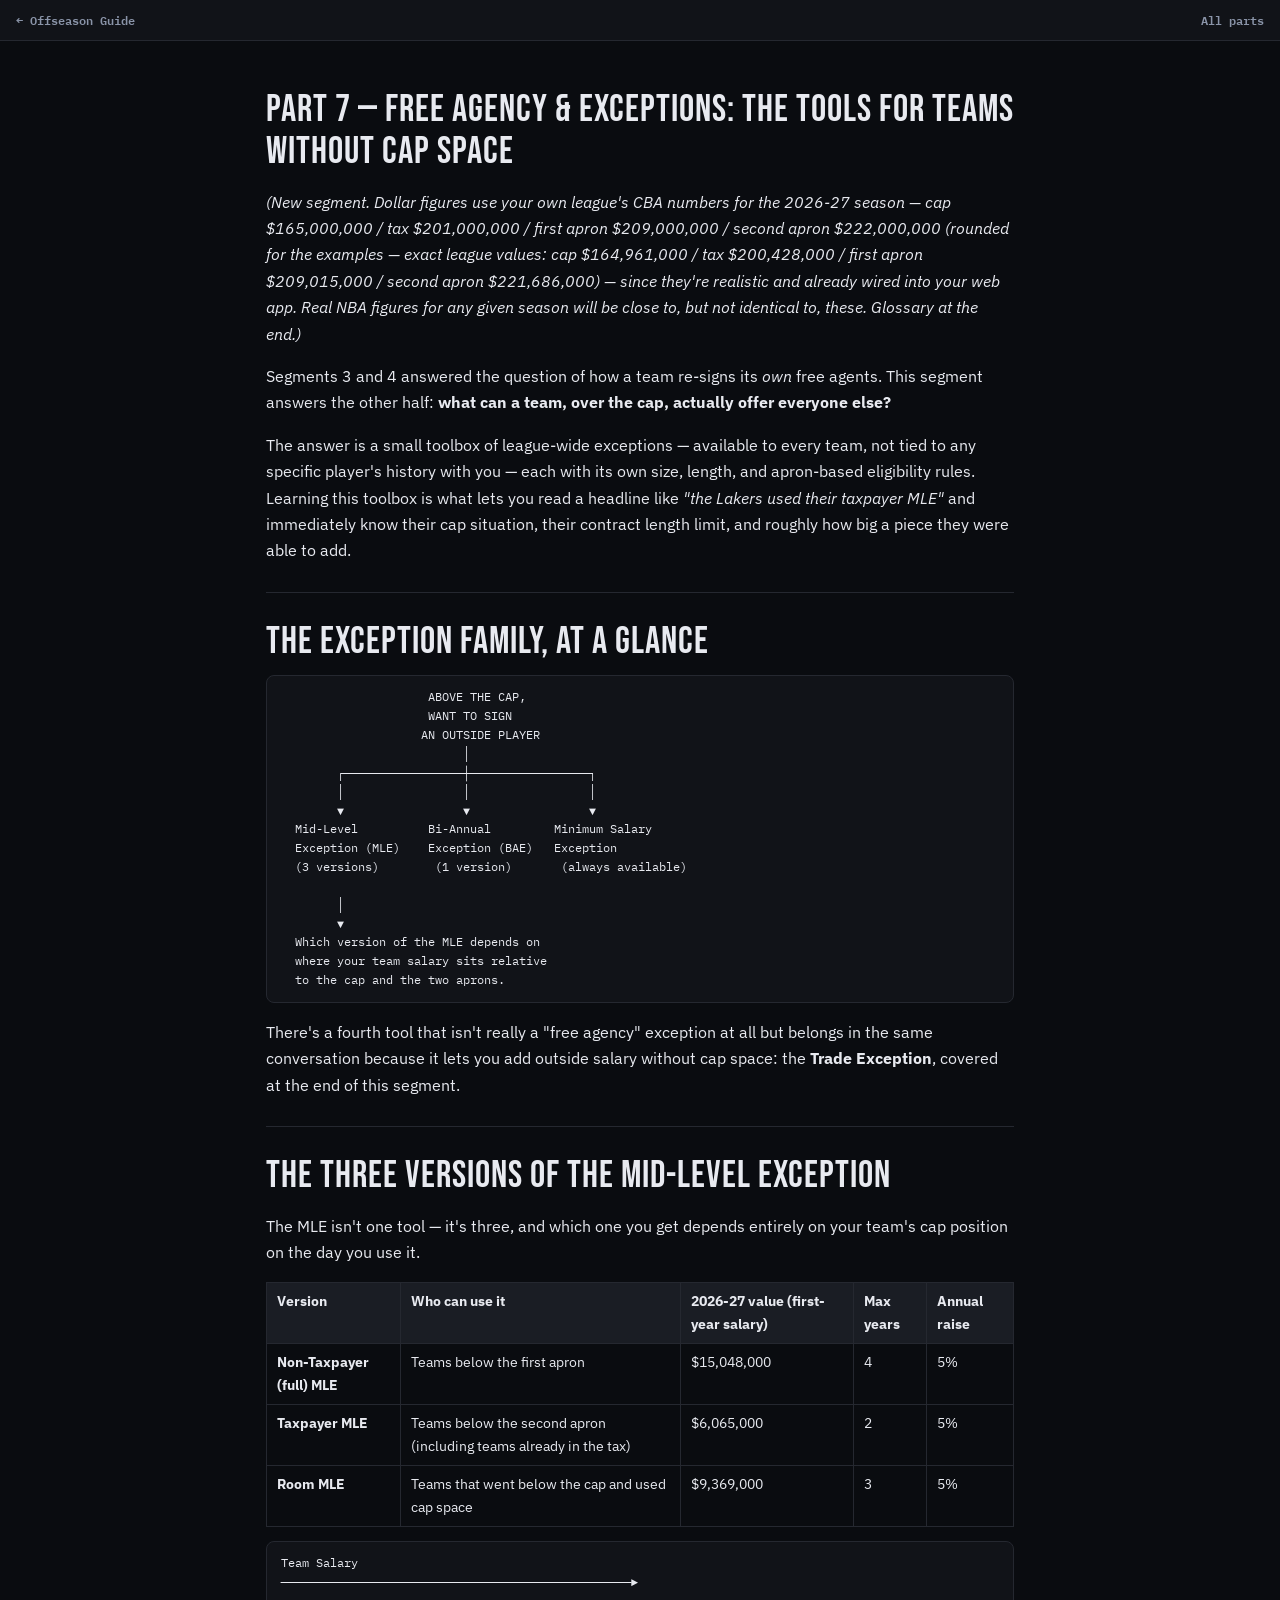
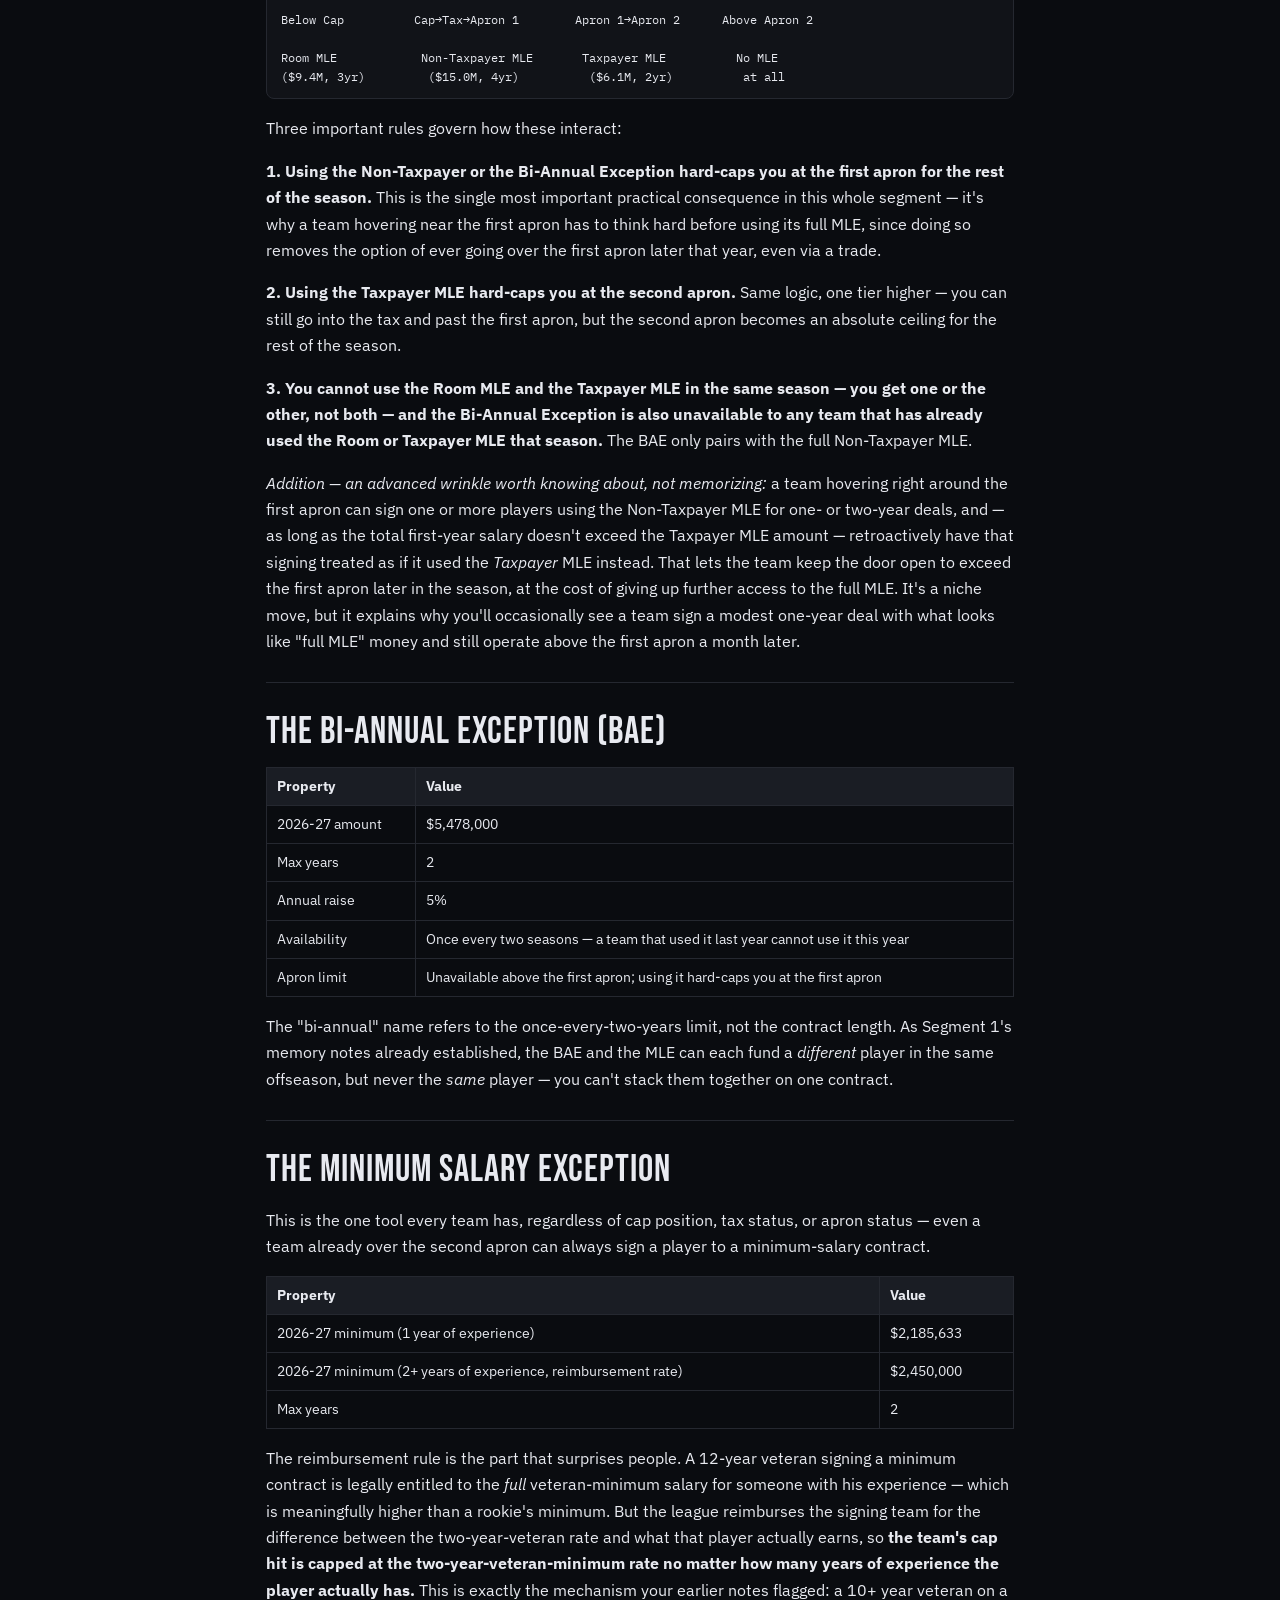
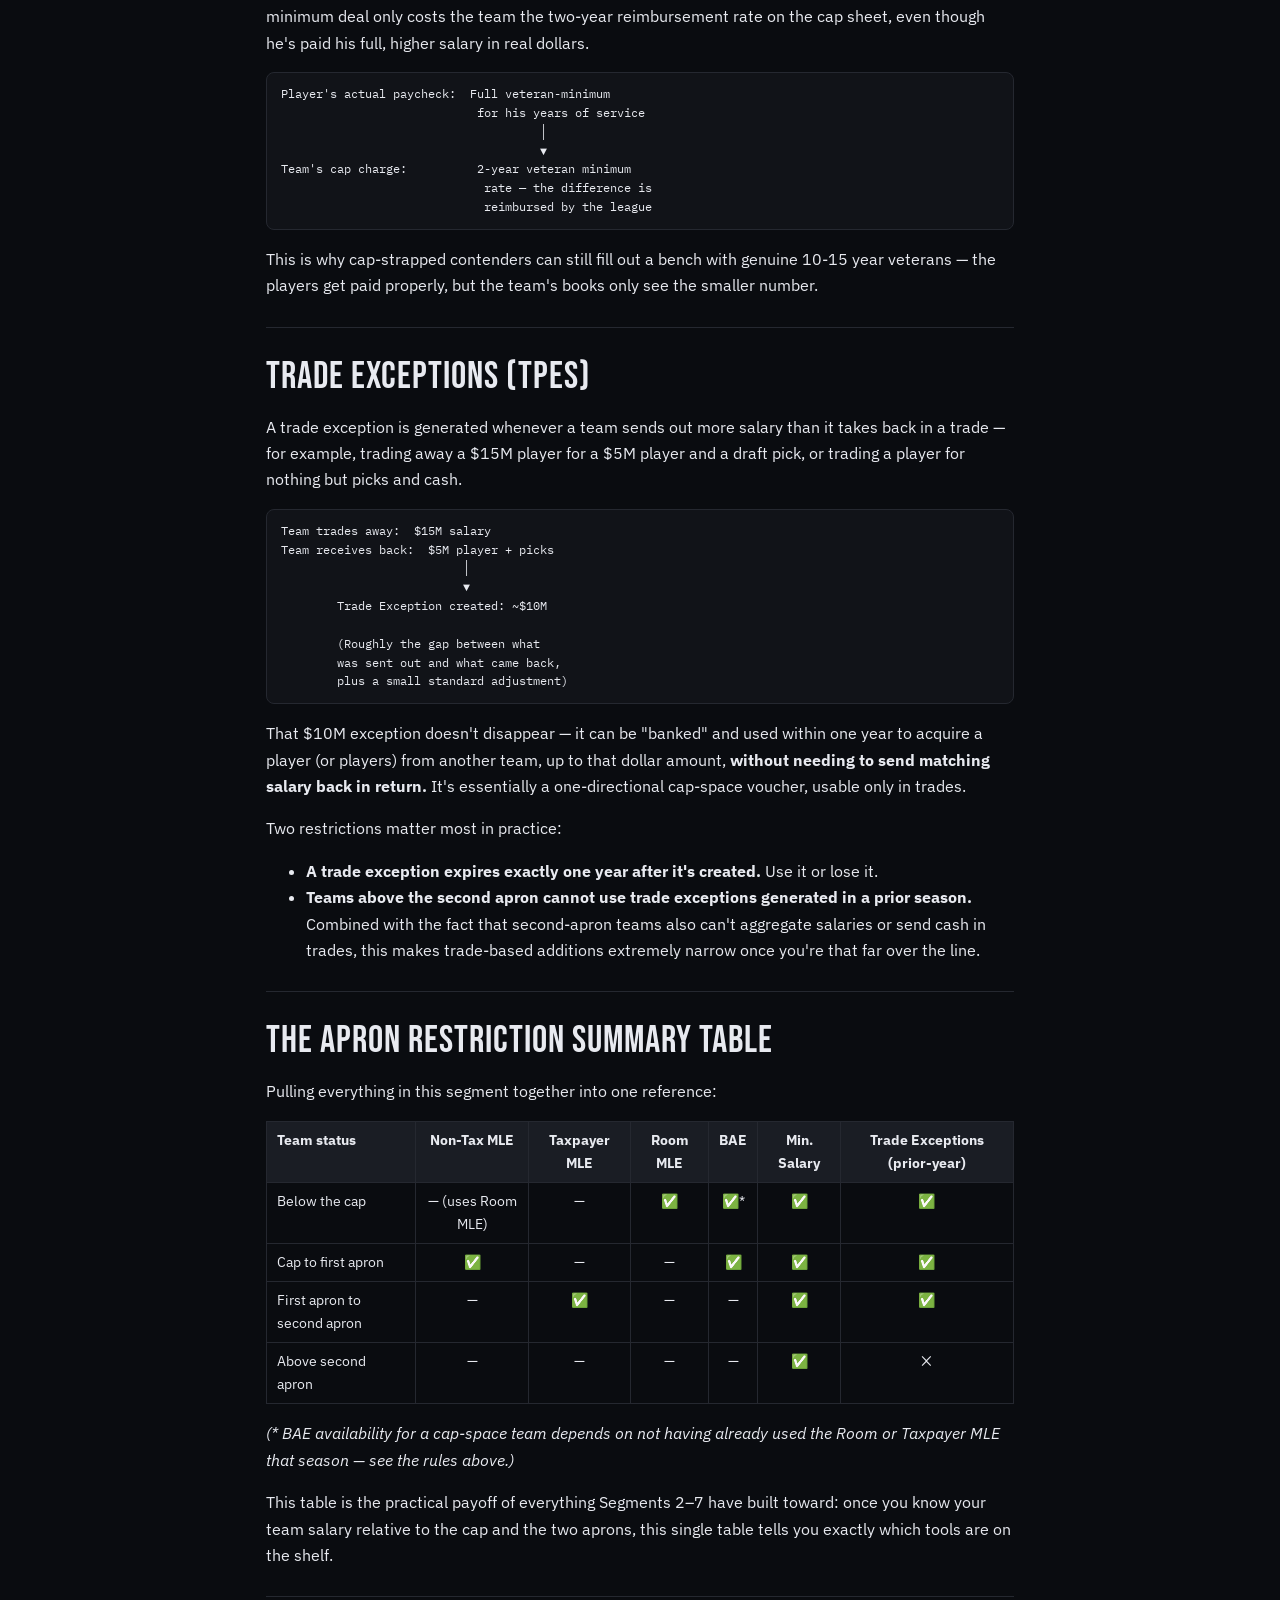
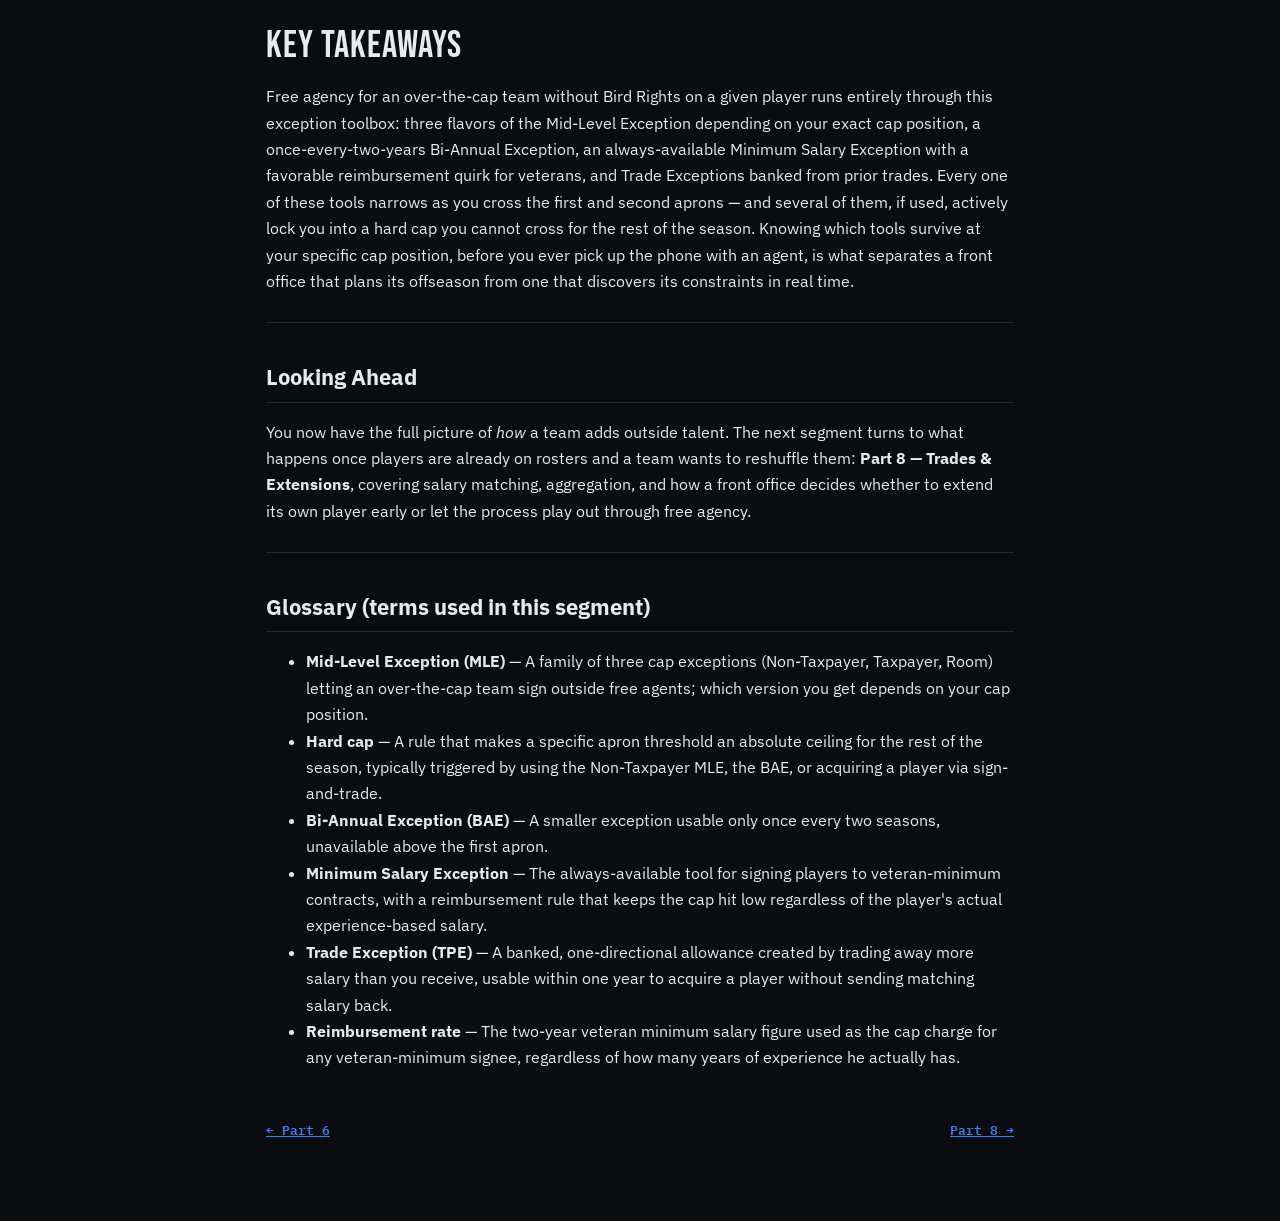
<file: serie/teil-7.html>
<!doctype html><html lang="en"><head><meta charset="utf-8"><meta name="viewport" content="width=device-width,initial-scale=1"><title>Part 7 — Free Agency &amp; Exceptions: The Tools for Teams Without Cap Space – NBAFO CBA Series</title>
<link href="https://fonts.googleapis.com/css2?family=Bebas+Neue&family=IBM+Plex+Mono:wght@400;600&family=IBM+Plex+Sans:wght@400;600&display=swap" rel="stylesheet"><style>
:root{--bg:#0a0c10;--surface:#111318;--surface2:#1a1d24;--border:#252830;--text:#e8eaf0;--dim:#8a94a8;--blue:#3b82f6;--gold:#eab308}
*{box-sizing:border-box}body{margin:0;background:var(--bg);color:var(--text);font:16px/1.65 'IBM Plex Sans',system-ui,sans-serif}
.wrap{max-width:780px;margin:0 auto;padding:20px 16px 80px}
nav.top{display:flex;gap:12px;justify-content:space-between;align-items:center;padding:10px 16px;background:var(--surface);border-bottom:1px solid var(--border);font:600 12px 'IBM Plex Mono',monospace;position:sticky;top:0;z-index:5;flex-wrap:wrap}
a{color:var(--blue)}nav.top a{color:var(--dim);text-decoration:none}nav.top a:hover{color:var(--text)}
h1{font:400 38px/1.1 'Bebas Neue',sans-serif;letter-spacing:1px;margin:28px 0 12px}h2{font-size:22px;margin:36px 0 8px;border-bottom:1px solid var(--border);padding-bottom:6px}h3{font-size:18px;margin:26px 0 6px;color:var(--gold)}
pre{background:var(--surface);border:1px solid var(--border);border-radius:8px;padding:12px 14px;overflow-x:auto;font:13px/1.45 'IBM Plex Mono',monospace}
code{font-family:'IBM Plex Mono',monospace;font-size:.9em}
.tw{overflow-x:auto;margin:14px 0}table{border-collapse:collapse;font-size:14px;min-width:100%}th,td{border:1px solid var(--border);padding:7px 10px;text-align:left;vertical-align:top}th{background:var(--surface2)}
hr{border:0;border-top:1px solid var(--border);margin:28px 0}blockquote{border-left:3px solid var(--blue);margin:14px 0;padding:2px 14px;color:var(--dim)}
.pn{display:flex;justify-content:space-between;gap:12px;margin-top:48px;font:600 13px 'IBM Plex Mono',monospace}
ul.toc{list-style:none;padding:0}ul.toc li{margin:0}ul.toc a{display:block;padding:12px 14px;margin:8px 0;background:var(--surface);border:1px solid var(--border);border-radius:8px;text-decoration:none;color:var(--text)}ul.toc a:hover{border-color:var(--blue)}ul.toc small{color:var(--dim);display:block}
</style></head><body><nav class="top"><a href="../index.html">← Offseason Guide</a><a href="index.html">All parts</a></nav><div class="wrap"><h1>Part 7 — Free Agency &amp; Exceptions: The Tools for Teams Without Cap Space</h1>
<p><em>(New segment. Dollar figures use your own league's CBA numbers for the 2026-27 season — cap $165,000,000 / tax $201,000,000 / first apron $209,000,000 / second apron $222,000,000 (rounded for the examples — exact league values: cap $164,961,000 / tax $200,428,000 / first apron $209,015,000 / second apron $221,686,000) — since they're realistic and already wired into your web app. Real NBA figures for any given season will be close to, but not identical to, these. Glossary at the end.)</em></p>
<p>Segments 3 and 4 answered the question of how a team re-signs its <em>own</em> free agents. This segment answers the other half: <strong>what can a team, over the cap, actually offer everyone else?</strong></p>
<p>The answer is a small toolbox of league-wide exceptions — available to every team, not tied to any specific player's history with you — each with its own size, length, and apron-based eligibility rules. Learning this toolbox is what lets you read a headline like <em>"the Lakers used their taxpayer MLE"</em> and immediately know their cap situation, their contract length limit, and roughly how big a piece they were able to add.</p>
<hr />
<h1>The Exception Family, at a Glance</h1>
<pre><code class="language-text">                     ABOVE THE CAP,
                     WANT TO SIGN
                    AN OUTSIDE PLAYER
                          │
        ┌─────────────────┼─────────────────┐
        │                 │                 │
        ▼                 ▼                 ▼
  Mid-Level          Bi-Annual         Minimum Salary
  Exception (MLE)    Exception (BAE)   Exception
  (3 versions)        (1 version)       (always available)

        │
        ▼
  Which version of the MLE depends on
  where your team salary sits relative
  to the cap and the two aprons.
</code></pre>
<p>There's a fourth tool that isn't really a "free agency" exception at all but belongs in the same conversation because it lets you add outside salary without cap space: the <strong>Trade Exception</strong>, covered at the end of this segment.</p>
<hr />
<h1>The Three Versions of the Mid-Level Exception</h1>
<p>The MLE isn't one tool — it's three, and which one you get depends entirely on your team's cap position on the day you use it.</p>
<div class="tw"><table>
<thead>
<tr>
<th>Version</th>
<th>Who can use it</th>
<th>2026-27 value (first-year salary)</th>
<th>Max years</th>
<th>Annual raise</th>
</tr>
</thead>
<tbody>
<tr>
<td><strong>Non-Taxpayer (full) MLE</strong></td>
<td>Teams below the first apron</td>
<td>$15,048,000</td>
<td>4</td>
<td>5%</td>
</tr>
<tr>
<td><strong>Taxpayer MLE</strong></td>
<td>Teams below the second apron (including teams already in the tax)</td>
<td>$6,065,000</td>
<td>2</td>
<td>5%</td>
</tr>
<tr>
<td><strong>Room MLE</strong></td>
<td>Teams that went below the cap and used cap space</td>
<td>$9,369,000</td>
<td>3</td>
<td>5%</td>
</tr>
</tbody>
</table></div>
<pre><code class="language-text">Team Salary
──────────────────────────────────────────────────►

Below Cap          Cap→Tax→Apron 1        Apron 1→Apron 2      Above Apron 2

Room MLE            Non-Taxpayer MLE       Taxpayer MLE          No MLE
($9.4M, 3yr)         ($15.0M, 4yr)          ($6.1M, 2yr)          at all
</code></pre>
<p>Three important rules govern how these interact:</p>
<p><strong>1. Using the Non-Taxpayer or the Bi-Annual Exception hard-caps you at the first apron for the rest of the season.</strong> This is the single most important practical consequence in this whole segment — it's why a team hovering near the first apron has to think hard before using its full MLE, since doing so removes the option of ever going over the first apron later that year, even via a trade.</p>
<p><strong>2. Using the Taxpayer MLE hard-caps you at the second apron.</strong> Same logic, one tier higher — you can still go into the tax and past the first apron, but the second apron becomes an absolute ceiling for the rest of the season.</p>
<p><strong>3. You cannot use the Room MLE and the Taxpayer MLE in the same season — you get one or the other, not both — and the Bi-Annual Exception is also unavailable to any team that has already used the Room or Taxpayer MLE that season.</strong> The BAE only pairs with the full Non-Taxpayer MLE.</p>
<p><em>Addition — an advanced wrinkle worth knowing about, not memorizing:</em> a team hovering right around the first apron can sign one or more players using the Non-Taxpayer MLE for one- or two-year deals, and — as long as the total first-year salary doesn't exceed the Taxpayer MLE amount — retroactively have that signing treated as if it used the <em>Taxpayer</em> MLE instead. That lets the team keep the door open to exceed the first apron later in the season, at the cost of giving up further access to the full MLE. It's a niche move, but it explains why you'll occasionally see a team sign a modest one-year deal with what looks like "full MLE" money and still operate above the first apron a month later.</p>
<hr />
<h1>The Bi-Annual Exception (BAE)</h1>
<div class="tw"><table>
<thead>
<tr>
<th>Property</th>
<th>Value</th>
</tr>
</thead>
<tbody>
<tr>
<td>2026-27 amount</td>
<td>$5,478,000</td>
</tr>
<tr>
<td>Max years</td>
<td>2</td>
</tr>
<tr>
<td>Annual raise</td>
<td>5%</td>
</tr>
<tr>
<td>Availability</td>
<td>Once every two seasons — a team that used it last year cannot use it this year</td>
</tr>
<tr>
<td>Apron limit</td>
<td>Unavailable above the first apron; using it hard-caps you at the first apron</td>
</tr>
</tbody>
</table></div>
<p>The "bi-annual" name refers to the once-every-two-years limit, not the contract length. As Segment 1's memory notes already established, the BAE and the MLE can each fund a <em>different</em> player in the same offseason, but never the <em>same</em> player — you can't stack them together on one contract.</p>
<hr />
<h1>The Minimum Salary Exception</h1>
<p>This is the one tool every team has, regardless of cap position, tax status, or apron status — even a team already over the second apron can always sign a player to a minimum-salary contract.</p>
<div class="tw"><table>
<thead>
<tr>
<th>Property</th>
<th>Value</th>
</tr>
</thead>
<tbody>
<tr>
<td>2026-27 minimum (1 year of experience)</td>
<td>$2,185,633</td>
</tr>
<tr>
<td>2026-27 minimum (2+ years of experience, reimbursement rate)</td>
<td>$2,450,000</td>
</tr>
<tr>
<td>Max years</td>
<td>2</td>
</tr>
</tbody>
</table></div>
<p>The reimbursement rule is the part that surprises people. A 12-year veteran signing a minimum contract is legally entitled to the <em>full</em> veteran-minimum salary for someone with his experience — which is meaningfully higher than a rookie's minimum. But the league reimburses the signing team for the difference between the two-year-veteran rate and what that player actually earns, so <strong>the team's cap hit is capped at the two-year-veteran-minimum rate no matter how many years of experience the player actually has.</strong> This is exactly the mechanism your earlier notes flagged: a 10+ year veteran on a minimum deal only costs the team the two-year reimbursement rate on the cap sheet, even though he's paid his full, higher salary in real dollars.</p>
<pre><code class="language-text">Player's actual paycheck:  Full veteran-minimum
                            for his years of service
                                     │
                                     ▼
Team's cap charge:          2-year veteran minimum
                             rate — the difference is
                             reimbursed by the league
</code></pre>
<p>This is why cap-strapped contenders can still fill out a bench with genuine 10-15 year veterans — the players get paid properly, but the team's books only see the smaller number.</p>
<hr />
<h1>Trade Exceptions (TPEs)</h1>
<p>A trade exception is generated whenever a team sends out more salary than it takes back in a trade — for example, trading away a $15M player for a $5M player and a draft pick, or trading a player for nothing but picks and cash.</p>
<pre><code class="language-text">Team trades away:  $15M salary
Team receives back:  $5M player + picks
                          │
                          ▼
        Trade Exception created: ~$10M

        (Roughly the gap between what
        was sent out and what came back,
        plus a small standard adjustment)
</code></pre>
<p>That $10M exception doesn't disappear — it can be "banked" and used within one year to acquire a player (or players) from another team, up to that dollar amount, <strong>without needing to send matching salary back in return.</strong> It's essentially a one-directional cap-space voucher, usable only in trades.</p>
<p>Two restrictions matter most in practice:</p>
<ul>
<li><strong>A trade exception expires exactly one year after it's created.</strong> Use it or lose it.</li>
<li><strong>Teams above the second apron cannot use trade exceptions generated in a prior season.</strong> Combined with the fact that second-apron teams also can't aggregate salaries or send cash in trades, this makes trade-based additions extremely narrow once you're that far over the line.</li>
</ul>
<hr />
<h1>The Apron Restriction Summary Table</h1>
<p>Pulling everything in this segment together into one reference:</p>
<div class="tw"><table>
<thead>
<tr>
<th>Team status</th>
<th style="text-align: center;">Non-Tax MLE</th>
<th style="text-align: center;">Taxpayer MLE</th>
<th style="text-align: center;">Room MLE</th>
<th style="text-align: center;">BAE</th>
<th style="text-align: center;">Min. Salary</th>
<th style="text-align: center;">Trade Exceptions (prior-year)</th>
</tr>
</thead>
<tbody>
<tr>
<td>Below the cap</td>
<td style="text-align: center;">— (uses Room MLE)</td>
<td style="text-align: center;">—</td>
<td style="text-align: center;">✅</td>
<td style="text-align: center;">✅*</td>
<td style="text-align: center;">✅</td>
<td style="text-align: center;">✅</td>
</tr>
<tr>
<td>Cap to first apron</td>
<td style="text-align: center;">✅</td>
<td style="text-align: center;">—</td>
<td style="text-align: center;">—</td>
<td style="text-align: center;">✅</td>
<td style="text-align: center;">✅</td>
<td style="text-align: center;">✅</td>
</tr>
<tr>
<td>First apron to second apron</td>
<td style="text-align: center;">—</td>
<td style="text-align: center;">✅</td>
<td style="text-align: center;">—</td>
<td style="text-align: center;">—</td>
<td style="text-align: center;">✅</td>
<td style="text-align: center;">✅</td>
</tr>
<tr>
<td>Above second apron</td>
<td style="text-align: center;">—</td>
<td style="text-align: center;">—</td>
<td style="text-align: center;">—</td>
<td style="text-align: center;">—</td>
<td style="text-align: center;">✅</td>
<td style="text-align: center;">❌</td>
</tr>
</tbody>
</table></div>
<p><em>(* BAE availability for a cap-space team depends on not having already used the Room or Taxpayer MLE that season — see the rules above.)</em></p>
<p>This table is the practical payoff of everything Segments 2–7 have built toward: once you know your team salary relative to the cap and the two aprons, this single table tells you exactly which tools are on the shelf.</p>
<hr />
<h1>Key Takeaways</h1>
<p>Free agency for an over-the-cap team without Bird Rights on a given player runs entirely through this exception toolbox: three flavors of the Mid-Level Exception depending on your exact cap position, a once-every-two-years Bi-Annual Exception, an always-available Minimum Salary Exception with a favorable reimbursement quirk for veterans, and Trade Exceptions banked from prior trades. Every one of these tools narrows as you cross the first and second aprons — and several of them, if used, actively lock you into a hard cap you cannot cross for the rest of the season. Knowing which tools survive at your specific cap position, before you ever pick up the phone with an agent, is what separates a front office that plans its offseason from one that discovers its constraints in real time.</p>
<hr />
<h2>Looking Ahead</h2>
<p>You now have the full picture of <em>how</em> a team adds outside talent. The next segment turns to what happens once players are already on rosters and a team wants to reshuffle them: <strong>Part 8 — Trades &amp; Extensions</strong>, covering salary matching, aggregation, and how a front office decides whether to extend its own player early or let the process play out through free agency.</p>
<hr />
<h2>Glossary (terms used in this segment)</h2>
<ul>
<li><strong>Mid-Level Exception (MLE)</strong> — A family of three cap exceptions (Non-Taxpayer, Taxpayer, Room) letting an over-the-cap team sign outside free agents; which version you get depends on your cap position.</li>
<li><strong>Hard cap</strong> — A rule that makes a specific apron threshold an absolute ceiling for the rest of the season, typically triggered by using the Non-Taxpayer MLE, the BAE, or acquiring a player via sign-and-trade.</li>
<li><strong>Bi-Annual Exception (BAE)</strong> — A smaller exception usable only once every two seasons, unavailable above the first apron.</li>
<li><strong>Minimum Salary Exception</strong> — The always-available tool for signing players to veteran-minimum contracts, with a reimbursement rule that keeps the cap hit low regardless of the player's actual experience-based salary.</li>
<li><strong>Trade Exception (TPE)</strong> — A banked, one-directional allowance created by trading away more salary than you receive, usable within one year to acquire a player without sending matching salary back.</li>
<li><strong>Reimbursement rate</strong> — The two-year veteran minimum salary figure used as the cap charge for any veteran-minimum signee, regardless of how many years of experience he actually has.</li>
</ul><div class="pn"><a href="teil-6.html">← Part 6</a><a href="teil-8.html">Part 8 →</a></div></div></body></html>
</file>
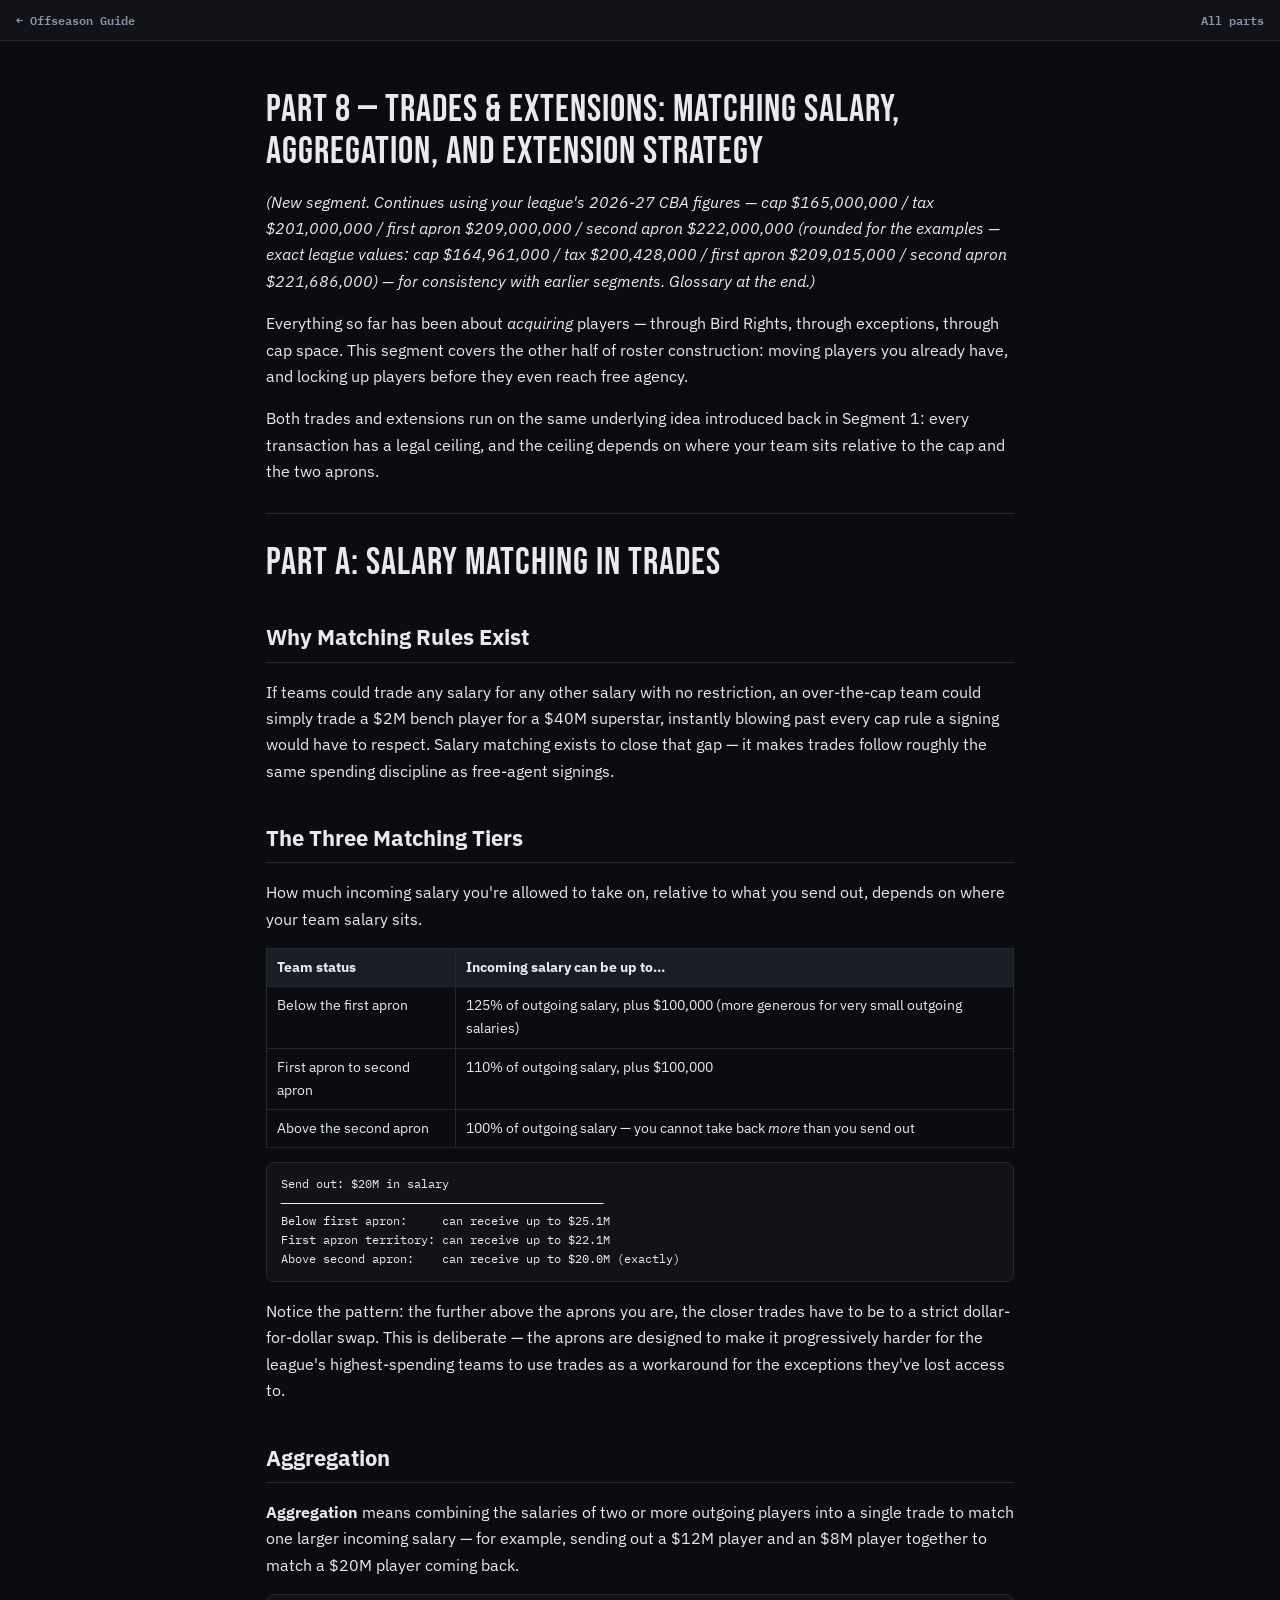
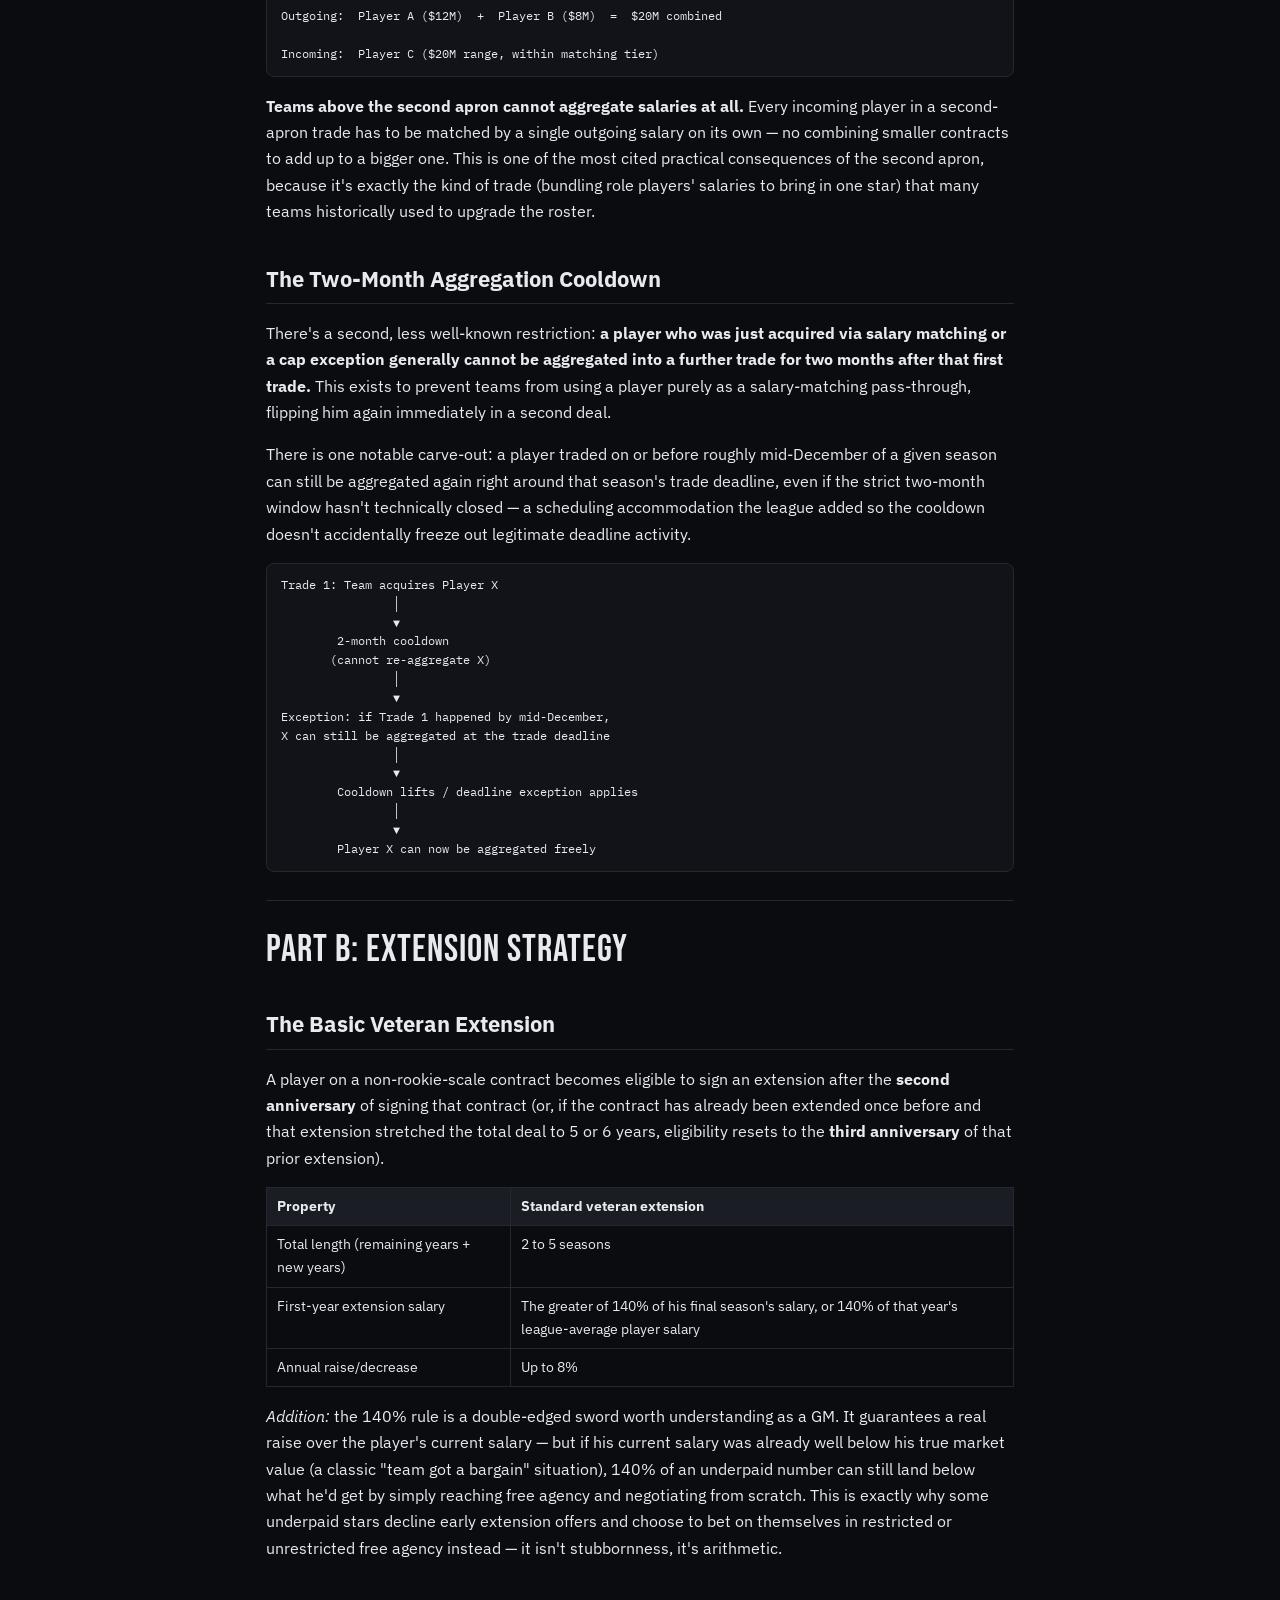
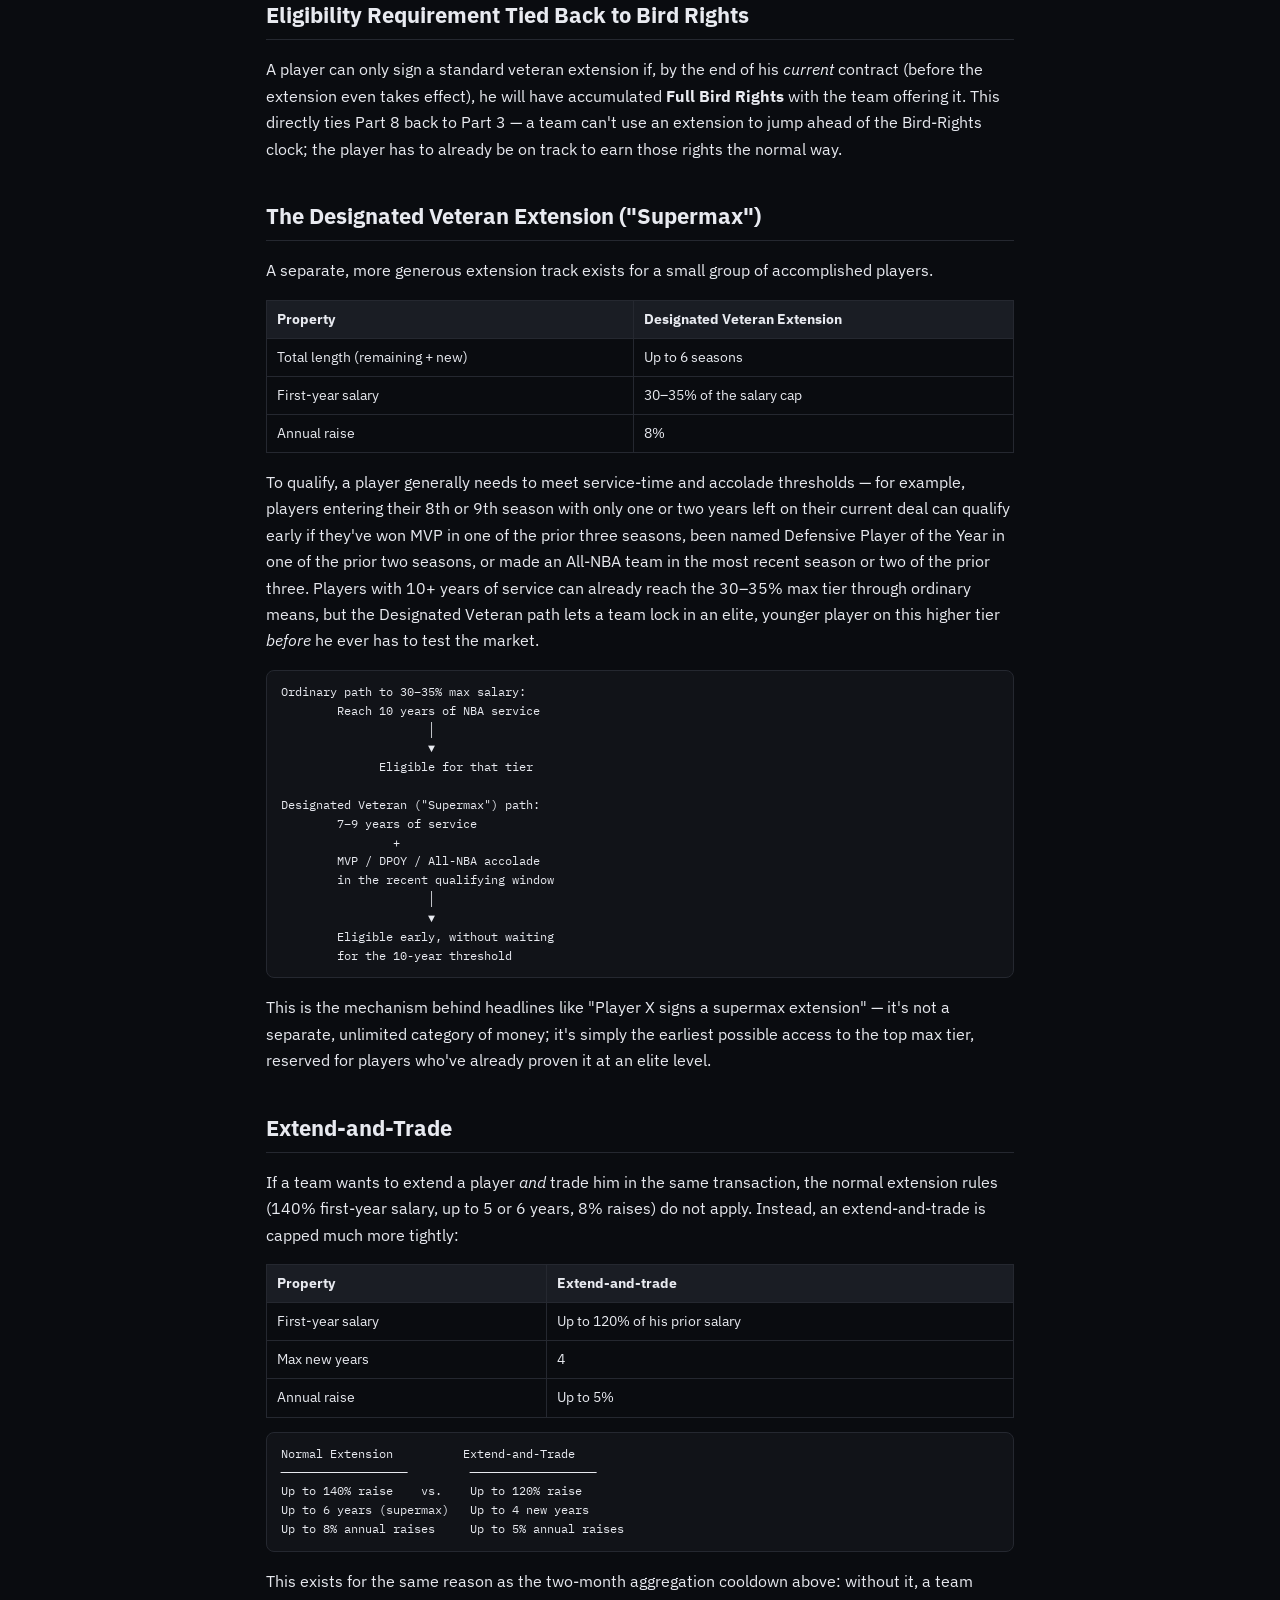
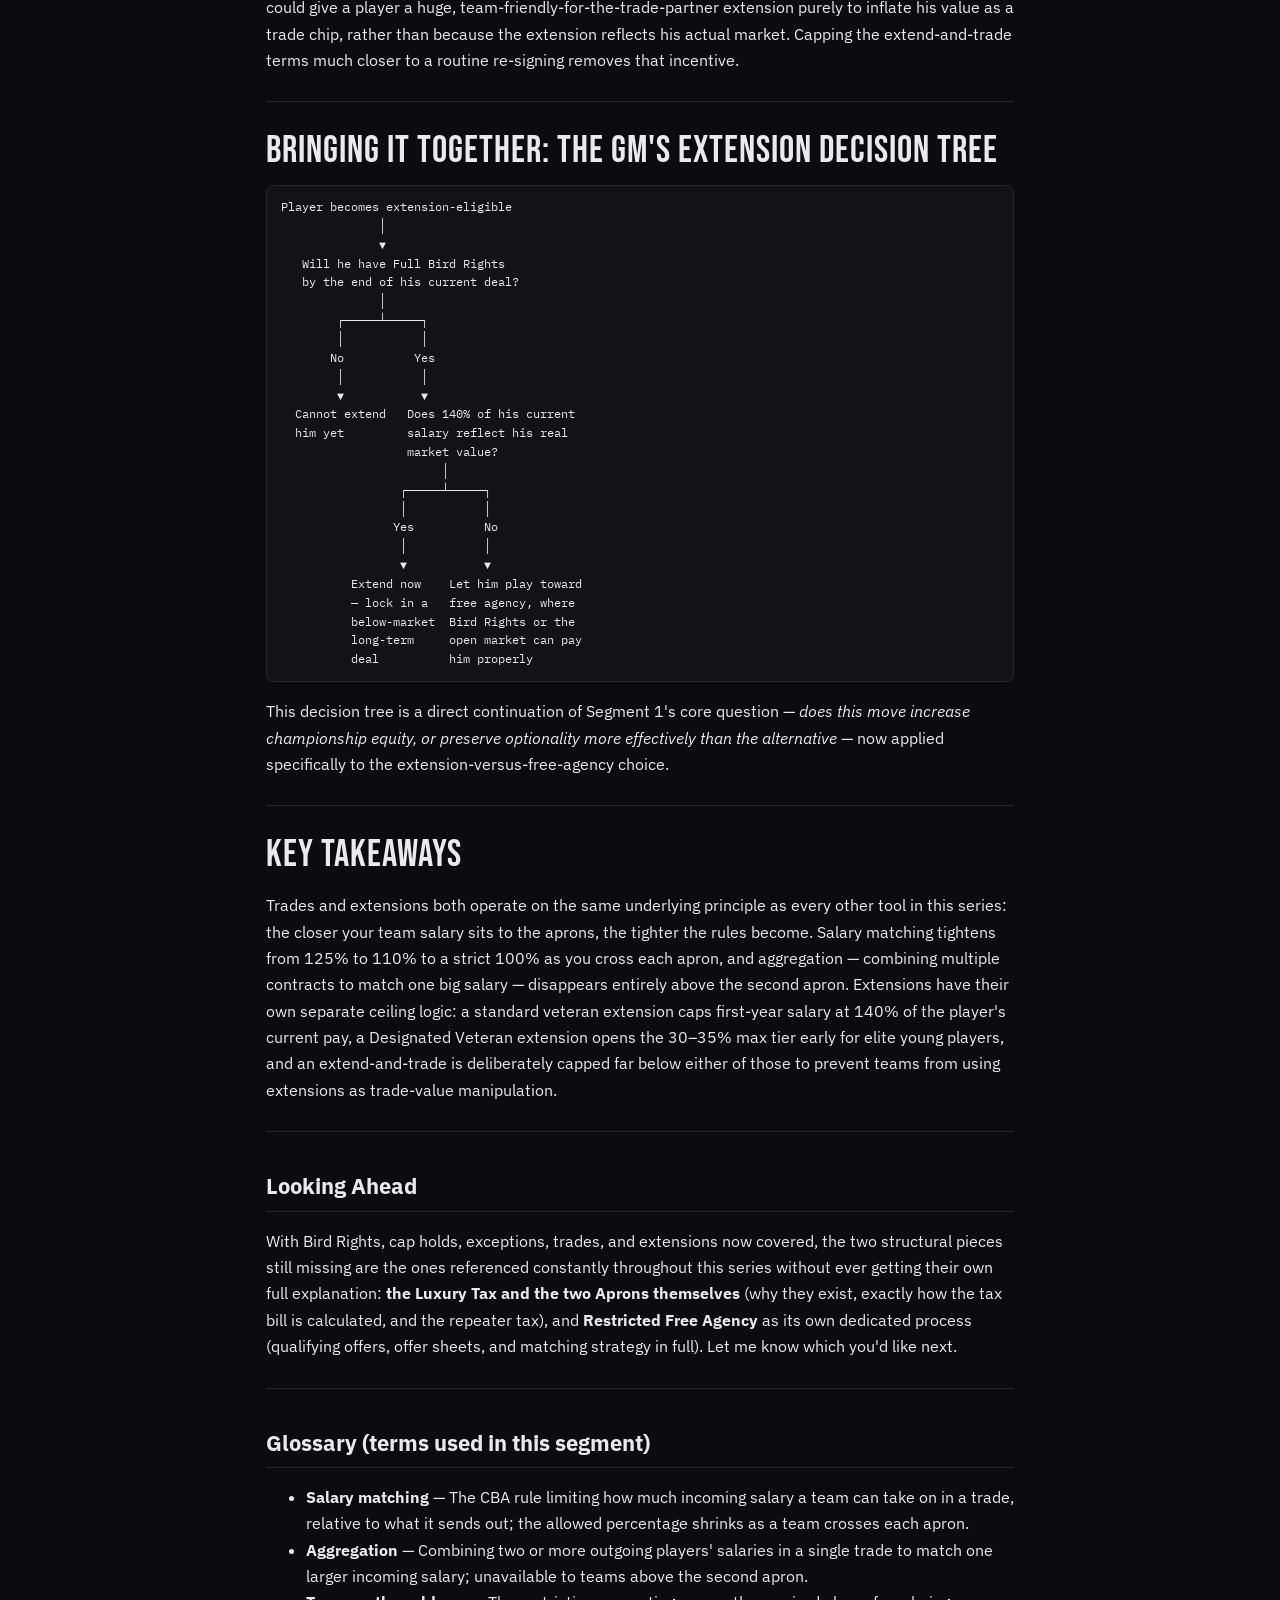
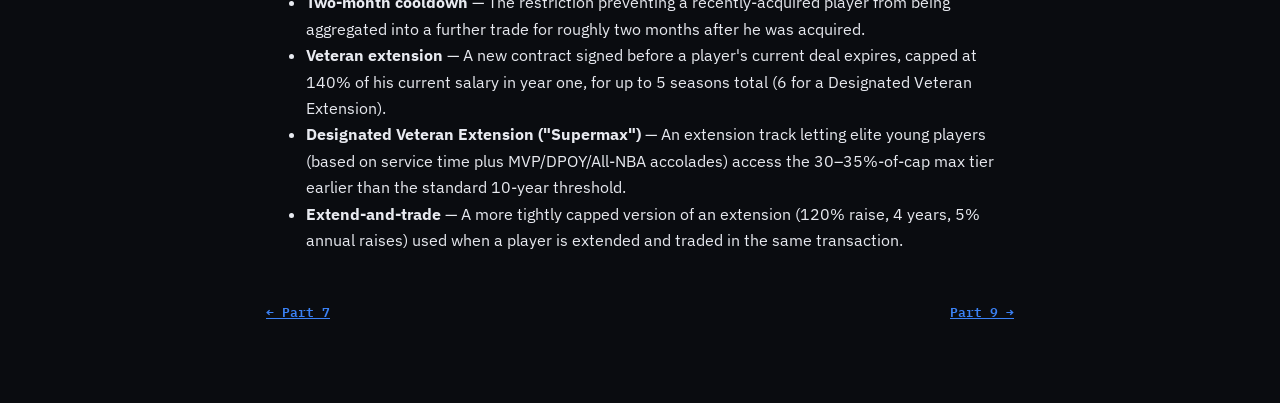
<file: serie/teil-8.html>
<!doctype html><html lang="en"><head><meta charset="utf-8"><meta name="viewport" content="width=device-width,initial-scale=1"><title>Part 8 — Trades &amp; Extensions: Matching Salary, Aggregation, and Extension Strategy – NBAFO CBA Series</title>
<link href="https://fonts.googleapis.com/css2?family=Bebas+Neue&family=IBM+Plex+Mono:wght@400;600&family=IBM+Plex+Sans:wght@400;600&display=swap" rel="stylesheet"><style>
:root{--bg:#0a0c10;--surface:#111318;--surface2:#1a1d24;--border:#252830;--text:#e8eaf0;--dim:#8a94a8;--blue:#3b82f6;--gold:#eab308}
*{box-sizing:border-box}body{margin:0;background:var(--bg);color:var(--text);font:16px/1.65 'IBM Plex Sans',system-ui,sans-serif}
.wrap{max-width:780px;margin:0 auto;padding:20px 16px 80px}
nav.top{display:flex;gap:12px;justify-content:space-between;align-items:center;padding:10px 16px;background:var(--surface);border-bottom:1px solid var(--border);font:600 12px 'IBM Plex Mono',monospace;position:sticky;top:0;z-index:5;flex-wrap:wrap}
a{color:var(--blue)}nav.top a{color:var(--dim);text-decoration:none}nav.top a:hover{color:var(--text)}
h1{font:400 38px/1.1 'Bebas Neue',sans-serif;letter-spacing:1px;margin:28px 0 12px}h2{font-size:22px;margin:36px 0 8px;border-bottom:1px solid var(--border);padding-bottom:6px}h3{font-size:18px;margin:26px 0 6px;color:var(--gold)}
pre{background:var(--surface);border:1px solid var(--border);border-radius:8px;padding:12px 14px;overflow-x:auto;font:13px/1.45 'IBM Plex Mono',monospace}
code{font-family:'IBM Plex Mono',monospace;font-size:.9em}
.tw{overflow-x:auto;margin:14px 0}table{border-collapse:collapse;font-size:14px;min-width:100%}th,td{border:1px solid var(--border);padding:7px 10px;text-align:left;vertical-align:top}th{background:var(--surface2)}
hr{border:0;border-top:1px solid var(--border);margin:28px 0}blockquote{border-left:3px solid var(--blue);margin:14px 0;padding:2px 14px;color:var(--dim)}
.pn{display:flex;justify-content:space-between;gap:12px;margin-top:48px;font:600 13px 'IBM Plex Mono',monospace}
ul.toc{list-style:none;padding:0}ul.toc li{margin:0}ul.toc a{display:block;padding:12px 14px;margin:8px 0;background:var(--surface);border:1px solid var(--border);border-radius:8px;text-decoration:none;color:var(--text)}ul.toc a:hover{border-color:var(--blue)}ul.toc small{color:var(--dim);display:block}
</style></head><body><nav class="top"><a href="../index.html">← Offseason Guide</a><a href="index.html">All parts</a></nav><div class="wrap"><h1>Part 8 — Trades &amp; Extensions: Matching Salary, Aggregation, and Extension Strategy</h1>
<p><em>(New segment. Continues using your league's 2026-27 CBA figures — cap $165,000,000 / tax $201,000,000 / first apron $209,000,000 / second apron $222,000,000 (rounded for the examples — exact league values: cap $164,961,000 / tax $200,428,000 / first apron $209,015,000 / second apron $221,686,000) — for consistency with earlier segments. Glossary at the end.)</em></p>
<p>Everything so far has been about <em>acquiring</em> players — through Bird Rights, through exceptions, through cap space. This segment covers the other half of roster construction: moving players you already have, and locking up players before they even reach free agency.</p>
<p>Both trades and extensions run on the same underlying idea introduced back in Segment 1: every transaction has a legal ceiling, and the ceiling depends on where your team sits relative to the cap and the two aprons.</p>
<hr />
<h1>Part A: Salary Matching in Trades</h1>
<h2>Why Matching Rules Exist</h2>
<p>If teams could trade any salary for any other salary with no restriction, an over-the-cap team could simply trade a $2M bench player for a $40M superstar, instantly blowing past every cap rule a signing would have to respect. Salary matching exists to close that gap — it makes trades follow roughly the same spending discipline as free-agent signings.</p>
<h2>The Three Matching Tiers</h2>
<p>How much incoming salary you're allowed to take on, relative to what you send out, depends on where your team salary sits.</p>
<div class="tw"><table>
<thead>
<tr>
<th>Team status</th>
<th>Incoming salary can be up to...</th>
</tr>
</thead>
<tbody>
<tr>
<td>Below the first apron</td>
<td>125% of outgoing salary, plus $100,000 (more generous for very small outgoing salaries)</td>
</tr>
<tr>
<td>First apron to second apron</td>
<td>110% of outgoing salary, plus $100,000</td>
</tr>
<tr>
<td>Above the second apron</td>
<td>100% of outgoing salary — you cannot take back <em>more</em> than you send out</td>
</tr>
</tbody>
</table></div>
<pre><code class="language-text">Send out: $20M in salary
──────────────────────────────────────────────
Below first apron:     can receive up to $25.1M
First apron territory: can receive up to $22.1M
Above second apron:    can receive up to $20.0M (exactly)
</code></pre>
<p>Notice the pattern: the further above the aprons you are, the closer trades have to be to a strict dollar-for-dollar swap. This is deliberate — the aprons are designed to make it progressively harder for the league's highest-spending teams to use trades as a workaround for the exceptions they've lost access to.</p>
<h2>Aggregation</h2>
<p><strong>Aggregation</strong> means combining the salaries of two or more outgoing players into a single trade to match one larger incoming salary — for example, sending out a $12M player and an $8M player together to match a $20M player coming back.</p>
<pre><code class="language-text">Outgoing:  Player A ($12M)  +  Player B ($8M)  =  $20M combined

Incoming:  Player C ($20M range, within matching tier)
</code></pre>
<p><strong>Teams above the second apron cannot aggregate salaries at all.</strong> Every incoming player in a second-apron trade has to be matched by a single outgoing salary on its own — no combining smaller contracts to add up to a bigger one. This is one of the most cited practical consequences of the second apron, because it's exactly the kind of trade (bundling role players' salaries to bring in one star) that many teams historically used to upgrade the roster.</p>
<h2>The Two-Month Aggregation Cooldown</h2>
<p>There's a second, less well-known restriction: <strong>a player who was just acquired via salary matching or a cap exception generally cannot be aggregated into a further trade for two months after that first trade.</strong> This exists to prevent teams from using a player purely as a salary-matching pass-through, flipping him again immediately in a second deal.</p>
<p>There is one notable carve-out: a player traded on or before roughly mid-December of a given season can still be aggregated again right around that season's trade deadline, even if the strict two-month window hasn't technically closed — a scheduling accommodation the league added so the cooldown doesn't accidentally freeze out legitimate deadline activity.</p>
<pre><code class="language-text">Trade 1: Team acquires Player X
                │
                ▼
        2-month cooldown
       (cannot re-aggregate X)
                │
                ▼
Exception: if Trade 1 happened by mid-December,
X can still be aggregated at the trade deadline
                │
                ▼
        Cooldown lifts / deadline exception applies
                │
                ▼
        Player X can now be aggregated freely
</code></pre>
<hr />
<h1>Part B: Extension Strategy</h1>
<h2>The Basic Veteran Extension</h2>
<p>A player on a non-rookie-scale contract becomes eligible to sign an extension after the <strong>second anniversary</strong> of signing that contract (or, if the contract has already been extended once before and that extension stretched the total deal to 5 or 6 years, eligibility resets to the <strong>third anniversary</strong> of that prior extension).</p>
<div class="tw"><table>
<thead>
<tr>
<th>Property</th>
<th>Standard veteran extension</th>
</tr>
</thead>
<tbody>
<tr>
<td>Total length (remaining years + new years)</td>
<td>2 to 5 seasons</td>
</tr>
<tr>
<td>First-year extension salary</td>
<td>The greater of 140% of his final season's salary, or 140% of that year's league-average player salary</td>
</tr>
<tr>
<td>Annual raise/decrease</td>
<td>Up to 8%</td>
</tr>
</tbody>
</table></div>
<p><em>Addition:</em> the 140% rule is a double-edged sword worth understanding as a GM. It guarantees a real raise over the player's current salary — but if his current salary was already well below his true market value (a classic "team got a bargain" situation), 140% of an underpaid number can still land below what he'd get by simply reaching free agency and negotiating from scratch. This is exactly why some underpaid stars decline early extension offers and choose to bet on themselves in restricted or unrestricted free agency instead — it isn't stubbornness, it's arithmetic.</p>
<h2>Eligibility Requirement Tied Back to Bird Rights</h2>
<p>A player can only sign a standard veteran extension if, by the end of his <em>current</em> contract (before the extension even takes effect), he will have accumulated <strong>Full Bird Rights</strong> with the team offering it. This directly ties Part 8 back to Part 3 — a team can't use an extension to jump ahead of the Bird-Rights clock; the player has to already be on track to earn those rights the normal way.</p>
<h2>The Designated Veteran Extension ("Supermax")</h2>
<p>A separate, more generous extension track exists for a small group of accomplished players.</p>
<div class="tw"><table>
<thead>
<tr>
<th>Property</th>
<th>Designated Veteran Extension</th>
</tr>
</thead>
<tbody>
<tr>
<td>Total length (remaining + new)</td>
<td>Up to 6 seasons</td>
</tr>
<tr>
<td>First-year salary</td>
<td>30–35% of the salary cap</td>
</tr>
<tr>
<td>Annual raise</td>
<td>8%</td>
</tr>
</tbody>
</table></div>
<p>To qualify, a player generally needs to meet service-time and accolade thresholds — for example, players entering their 8th or 9th season with only one or two years left on their current deal can qualify early if they've won MVP in one of the prior three seasons, been named Defensive Player of the Year in one of the prior two seasons, or made an All-NBA team in the most recent season or two of the prior three. Players with 10+ years of service can already reach the 30–35% max tier through ordinary means, but the Designated Veteran path lets a team lock in an elite, younger player on this higher tier <em>before</em> he ever has to test the market.</p>
<pre><code class="language-text">Ordinary path to 30–35% max salary:
        Reach 10 years of NBA service
                     │
                     ▼
              Eligible for that tier

Designated Veteran (&quot;Supermax&quot;) path:
        7–9 years of service
                +
        MVP / DPOY / All-NBA accolade
        in the recent qualifying window
                     │
                     ▼
        Eligible early, without waiting
        for the 10-year threshold
</code></pre>
<p>This is the mechanism behind headlines like "Player X signs a supermax extension" — it's not a separate, unlimited category of money; it's simply the earliest possible access to the top max tier, reserved for players who've already proven it at an elite level.</p>
<h2>Extend-and-Trade</h2>
<p>If a team wants to extend a player <em>and</em> trade him in the same transaction, the normal extension rules (140% first-year salary, up to 5 or 6 years, 8% raises) do not apply. Instead, an extend-and-trade is capped much more tightly:</p>
<div class="tw"><table>
<thead>
<tr>
<th>Property</th>
<th>Extend-and-trade</th>
</tr>
</thead>
<tbody>
<tr>
<td>First-year salary</td>
<td>Up to 120% of his prior salary</td>
</tr>
<tr>
<td>Max new years</td>
<td>4</td>
</tr>
<tr>
<td>Annual raise</td>
<td>Up to 5%</td>
</tr>
</tbody>
</table></div>
<pre><code class="language-text">Normal Extension          Extend-and-Trade
──────────────────         ──────────────────
Up to 140% raise    vs.    Up to 120% raise
Up to 6 years (supermax)   Up to 4 new years
Up to 8% annual raises     Up to 5% annual raises
</code></pre>
<p>This exists for the same reason as the two-month aggregation cooldown above: without it, a team could give a player a huge, team-friendly-for-the-trade-partner extension purely to inflate his value as a trade chip, rather than because the extension reflects his actual market. Capping the extend-and-trade terms much closer to a routine re-signing removes that incentive.</p>
<hr />
<h1>Bringing It Together: The GM's Extension Decision Tree</h1>
<pre><code class="language-text">Player becomes extension-eligible
              │
              ▼
   Will he have Full Bird Rights
   by the end of his current deal?
              │
        ┌─────┴─────┐
        │           │
       No          Yes
        │           │
        ▼           ▼
  Cannot extend   Does 140% of his current
  him yet         salary reflect his real
                  market value?
                       │
                 ┌─────┴─────┐
                 │           │
                Yes          No
                 │           │
                 ▼           ▼
          Extend now    Let him play toward
          — lock in a   free agency, where
          below-market  Bird Rights or the
          long-term     open market can pay
          deal          him properly
</code></pre>
<p>This decision tree is a direct continuation of Segment 1's core question — <em>does this move increase championship equity, or preserve optionality more effectively than the alternative</em> — now applied specifically to the extension-versus-free-agency choice.</p>
<hr />
<h1>Key Takeaways</h1>
<p>Trades and extensions both operate on the same underlying principle as every other tool in this series: the closer your team salary sits to the aprons, the tighter the rules become. Salary matching tightens from 125% to 110% to a strict 100% as you cross each apron, and aggregation — combining multiple contracts to match one big salary — disappears entirely above the second apron. Extensions have their own separate ceiling logic: a standard veteran extension caps first-year salary at 140% of the player's current pay, a Designated Veteran extension opens the 30–35% max tier early for elite young players, and an extend-and-trade is deliberately capped far below either of those to prevent teams from using extensions as trade-value manipulation.</p>
<hr />
<h2>Looking Ahead</h2>
<p>With Bird Rights, cap holds, exceptions, trades, and extensions now covered, the two structural pieces still missing are the ones referenced constantly throughout this series without ever getting their own full explanation: <strong>the Luxury Tax and the two Aprons themselves</strong> (why they exist, exactly how the tax bill is calculated, and the repeater tax), and <strong>Restricted Free Agency</strong> as its own dedicated process (qualifying offers, offer sheets, and matching strategy in full). Let me know which you'd like next.</p>
<hr />
<h2>Glossary (terms used in this segment)</h2>
<ul>
<li><strong>Salary matching</strong> — The CBA rule limiting how much incoming salary a team can take on in a trade, relative to what it sends out; the allowed percentage shrinks as a team crosses each apron.</li>
<li><strong>Aggregation</strong> — Combining two or more outgoing players' salaries in a single trade to match one larger incoming salary; unavailable to teams above the second apron.</li>
<li><strong>Two-month cooldown</strong> — The restriction preventing a recently-acquired player from being aggregated into a further trade for roughly two months after he was acquired.</li>
<li><strong>Veteran extension</strong> — A new contract signed before a player's current deal expires, capped at 140% of his current salary in year one, for up to 5 seasons total (6 for a Designated Veteran Extension).</li>
<li><strong>Designated Veteran Extension ("Supermax")</strong> — An extension track letting elite young players (based on service time plus MVP/DPOY/All-NBA accolades) access the 30–35%-of-cap max tier earlier than the standard 10-year threshold.</li>
<li><strong>Extend-and-trade</strong> — A more tightly capped version of an extension (120% raise, 4 years, 5% annual raises) used when a player is extended and traded in the same transaction.</li>
</ul><div class="pn"><a href="teil-7.html">← Part 7</a><a href="teil-9.html">Part 9 →</a></div></div></body></html>
</file>
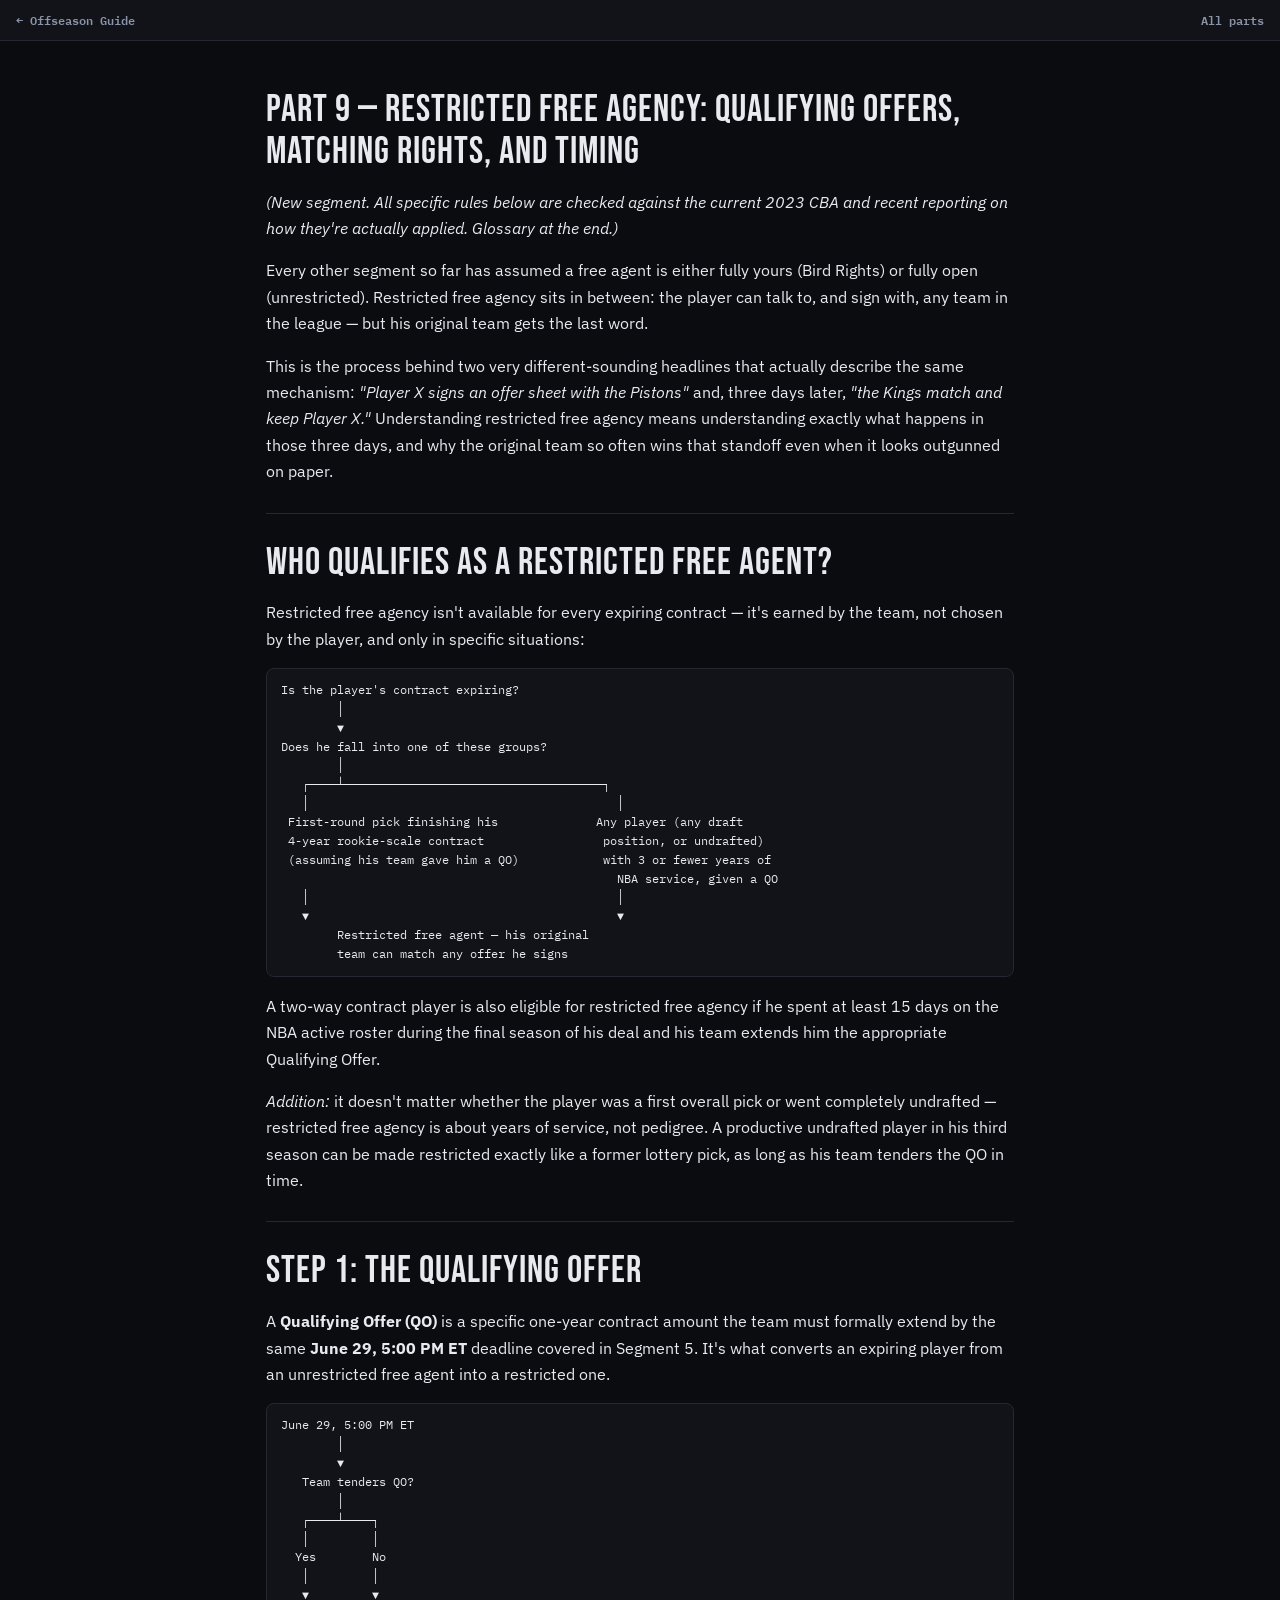
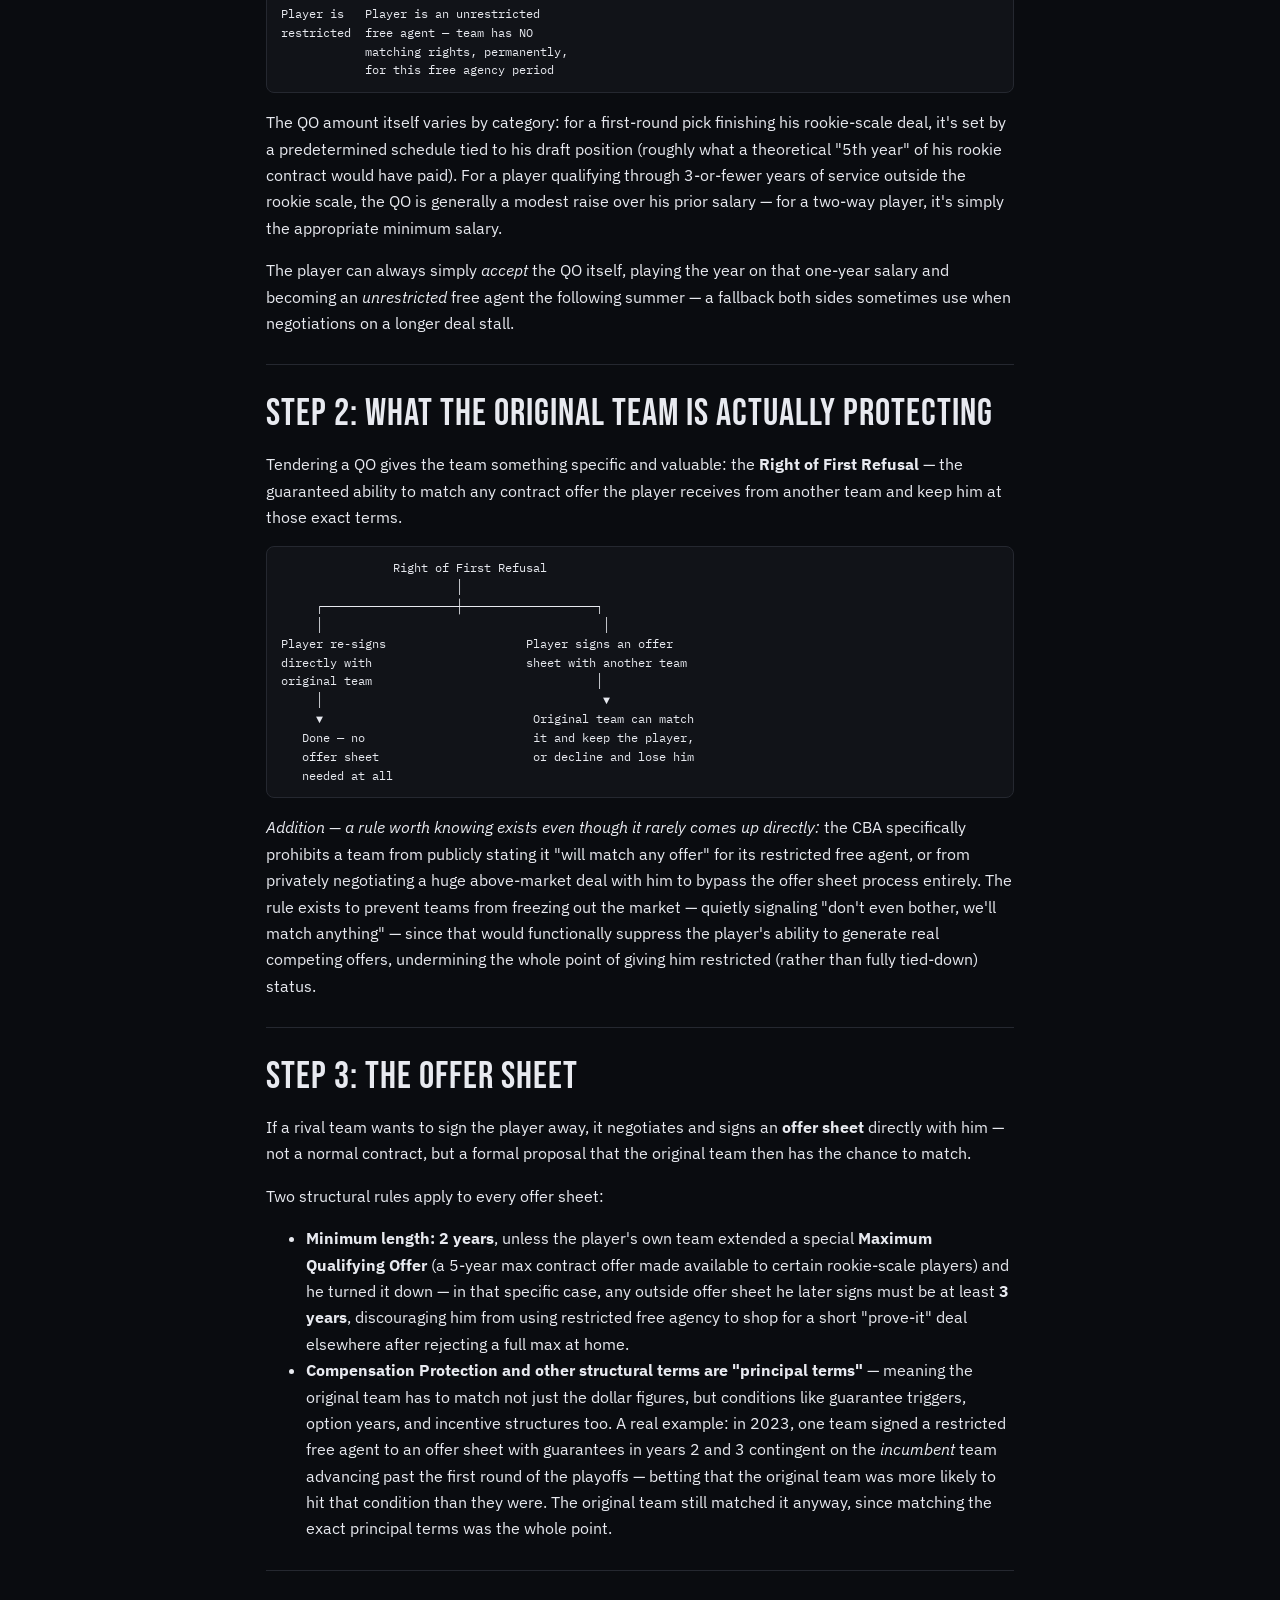
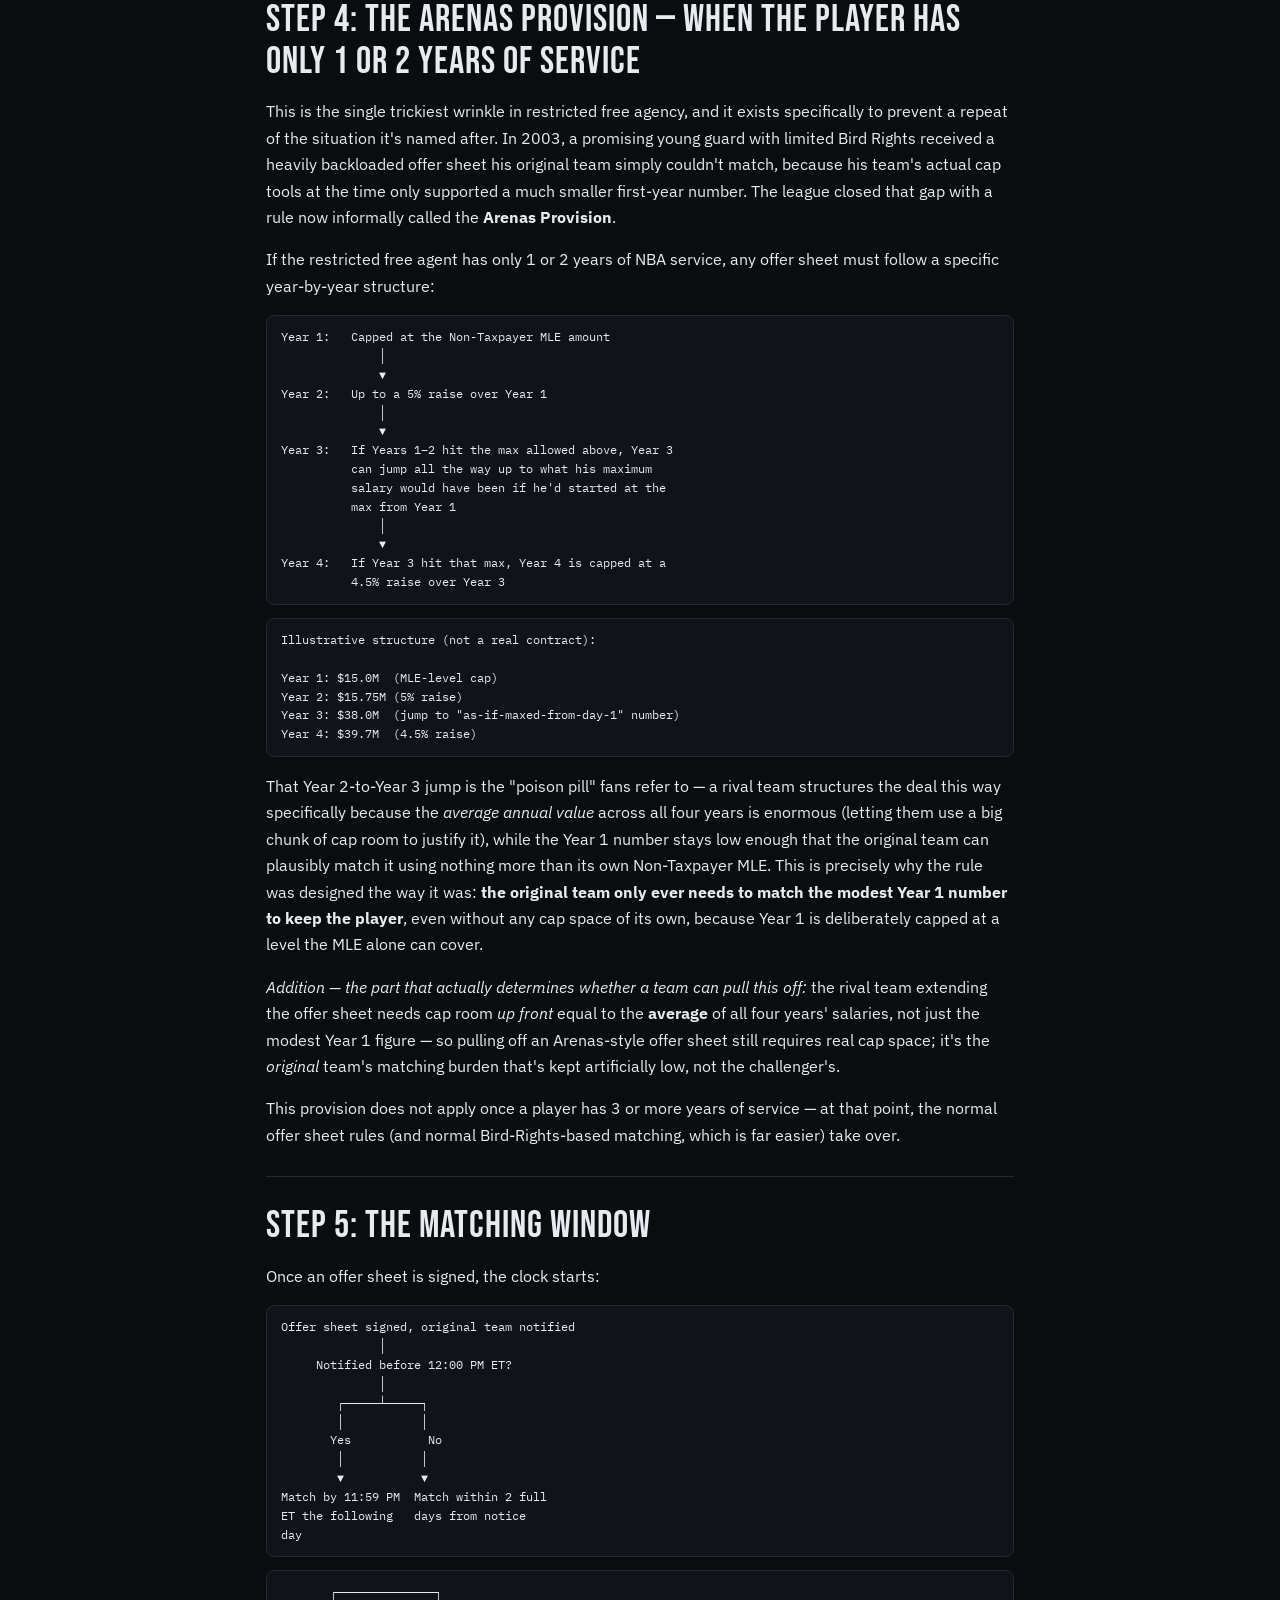
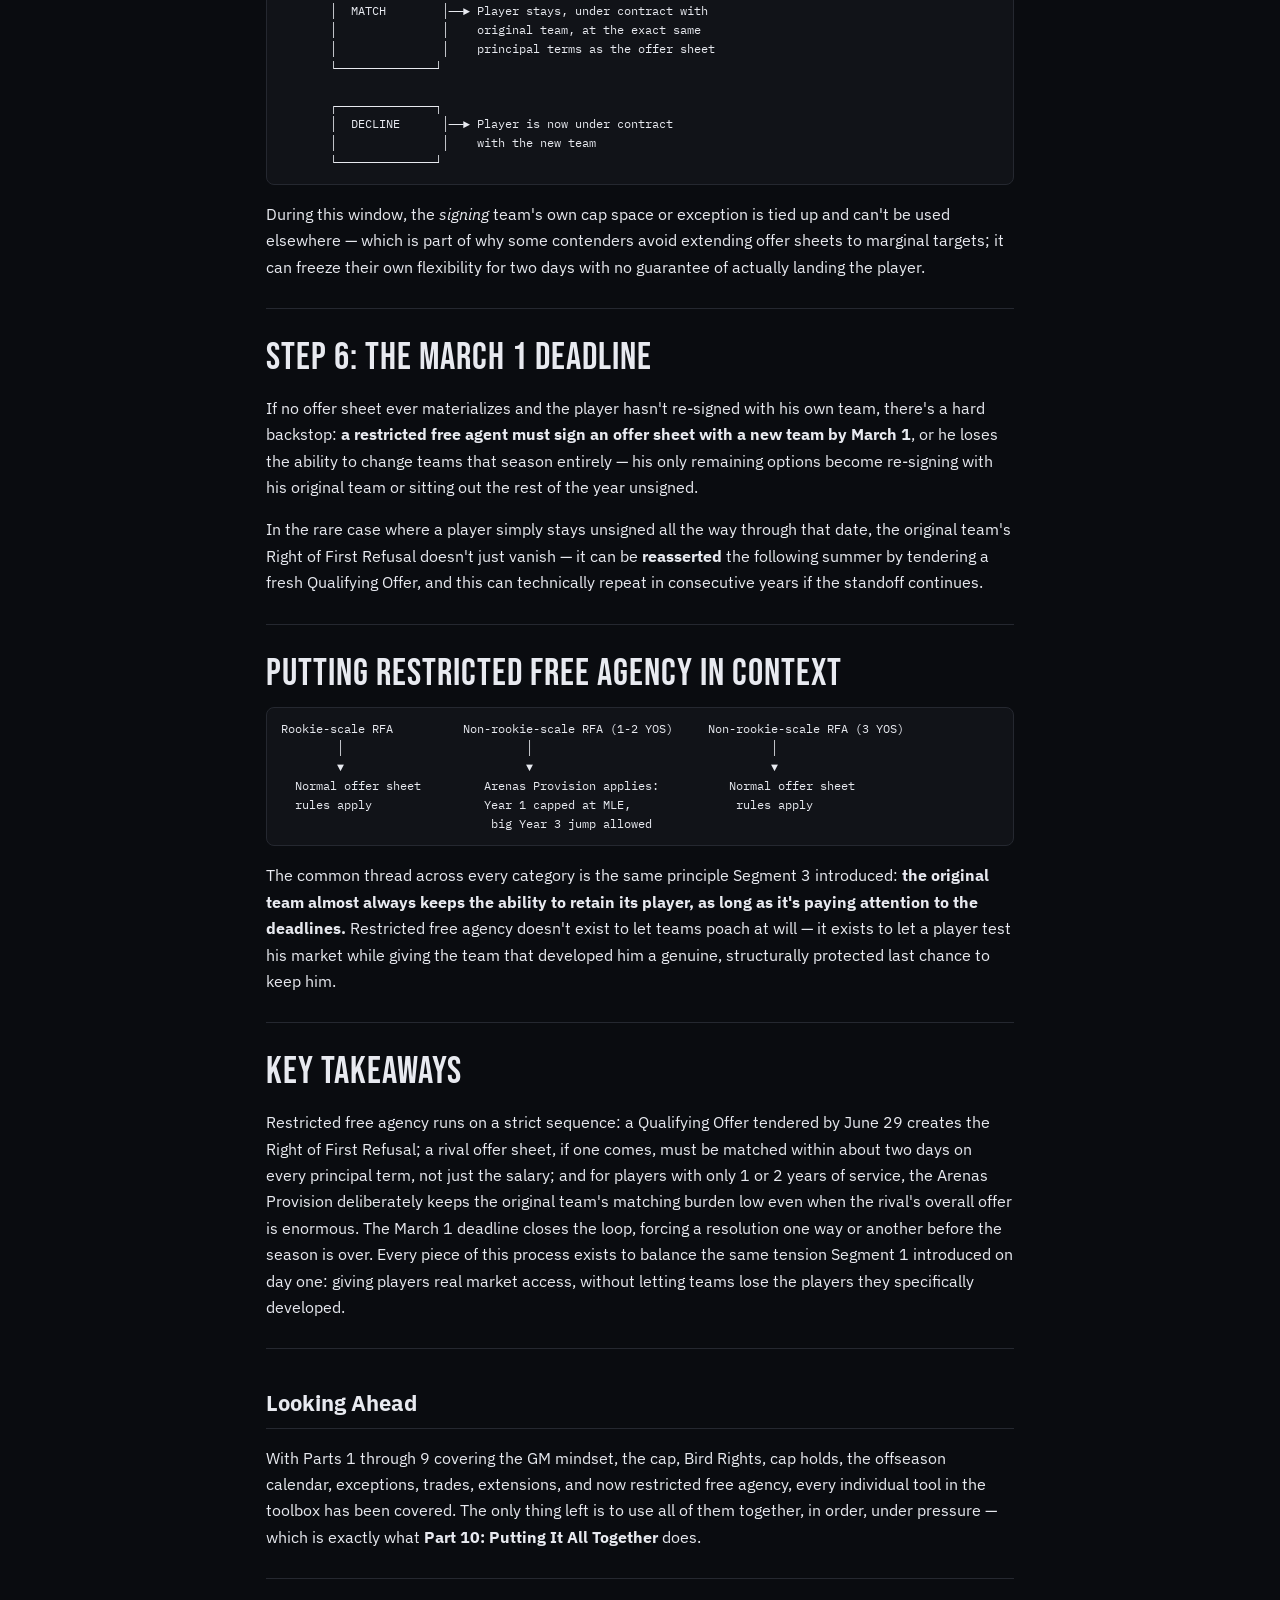
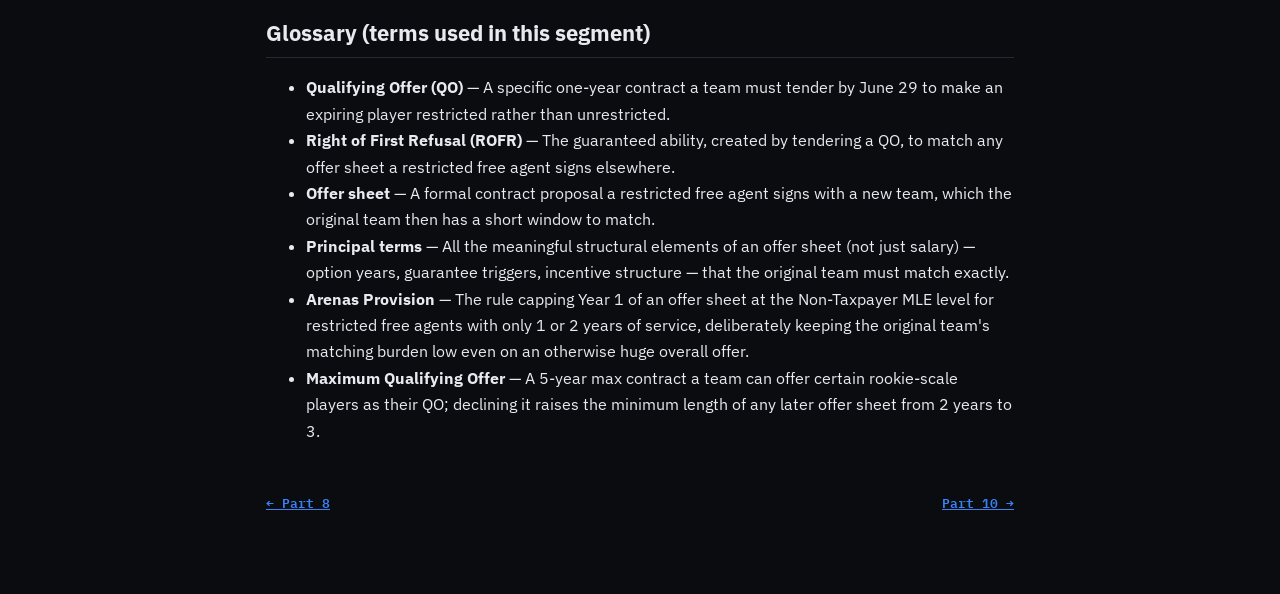
<file: serie/teil-9.html>
<!doctype html><html lang="en"><head><meta charset="utf-8"><meta name="viewport" content="width=device-width,initial-scale=1"><title>Part 9 — Restricted Free Agency: Qualifying Offers, Matching Rights, and Timing – NBAFO CBA Series</title>
<link href="https://fonts.googleapis.com/css2?family=Bebas+Neue&family=IBM+Plex+Mono:wght@400;600&family=IBM+Plex+Sans:wght@400;600&display=swap" rel="stylesheet"><style>
:root{--bg:#0a0c10;--surface:#111318;--surface2:#1a1d24;--border:#252830;--text:#e8eaf0;--dim:#8a94a8;--blue:#3b82f6;--gold:#eab308}
*{box-sizing:border-box}body{margin:0;background:var(--bg);color:var(--text);font:16px/1.65 'IBM Plex Sans',system-ui,sans-serif}
.wrap{max-width:780px;margin:0 auto;padding:20px 16px 80px}
nav.top{display:flex;gap:12px;justify-content:space-between;align-items:center;padding:10px 16px;background:var(--surface);border-bottom:1px solid var(--border);font:600 12px 'IBM Plex Mono',monospace;position:sticky;top:0;z-index:5;flex-wrap:wrap}
a{color:var(--blue)}nav.top a{color:var(--dim);text-decoration:none}nav.top a:hover{color:var(--text)}
h1{font:400 38px/1.1 'Bebas Neue',sans-serif;letter-spacing:1px;margin:28px 0 12px}h2{font-size:22px;margin:36px 0 8px;border-bottom:1px solid var(--border);padding-bottom:6px}h3{font-size:18px;margin:26px 0 6px;color:var(--gold)}
pre{background:var(--surface);border:1px solid var(--border);border-radius:8px;padding:12px 14px;overflow-x:auto;font:13px/1.45 'IBM Plex Mono',monospace}
code{font-family:'IBM Plex Mono',monospace;font-size:.9em}
.tw{overflow-x:auto;margin:14px 0}table{border-collapse:collapse;font-size:14px;min-width:100%}th,td{border:1px solid var(--border);padding:7px 10px;text-align:left;vertical-align:top}th{background:var(--surface2)}
hr{border:0;border-top:1px solid var(--border);margin:28px 0}blockquote{border-left:3px solid var(--blue);margin:14px 0;padding:2px 14px;color:var(--dim)}
.pn{display:flex;justify-content:space-between;gap:12px;margin-top:48px;font:600 13px 'IBM Plex Mono',monospace}
ul.toc{list-style:none;padding:0}ul.toc li{margin:0}ul.toc a{display:block;padding:12px 14px;margin:8px 0;background:var(--surface);border:1px solid var(--border);border-radius:8px;text-decoration:none;color:var(--text)}ul.toc a:hover{border-color:var(--blue)}ul.toc small{color:var(--dim);display:block}
</style></head><body><nav class="top"><a href="../index.html">← Offseason Guide</a><a href="index.html">All parts</a></nav><div class="wrap"><h1>Part 9 — Restricted Free Agency: Qualifying Offers, Matching Rights, and Timing</h1>
<p><em>(New segment. All specific rules below are checked against the current 2023 CBA and recent reporting on how they're actually applied. Glossary at the end.)</em></p>
<p>Every other segment so far has assumed a free agent is either fully yours (Bird Rights) or fully open (unrestricted). Restricted free agency sits in between: the player can talk to, and sign with, any team in the league — but his original team gets the last word.</p>
<p>This is the process behind two very different-sounding headlines that actually describe the same mechanism: <em>"Player X signs an offer sheet with the Pistons"</em> and, three days later, <em>"the Kings match and keep Player X."</em> Understanding restricted free agency means understanding exactly what happens in those three days, and why the original team so often wins that standoff even when it looks outgunned on paper.</p>
<hr />
<h1>Who Qualifies as a Restricted Free Agent?</h1>
<p>Restricted free agency isn't available for every expiring contract — it's earned by the team, not chosen by the player, and only in specific situations:</p>
<pre><code class="language-text">Is the player's contract expiring?
        │
        ▼
Does he fall into one of these groups?
        │
   ┌────┴─────────────────────────────────────┐
   │                                            │
 First-round pick finishing his              Any player (any draft
 4-year rookie-scale contract                 position, or undrafted)
 (assuming his team gave him a QO)            with 3 or fewer years of
                                                NBA service, given a QO
   │                                            │
   ▼                                            ▼
        Restricted free agent — his original
        team can match any offer he signs
</code></pre>
<p>A two-way contract player is also eligible for restricted free agency if he spent at least 15 days on the NBA active roster during the final season of his deal and his team extends him the appropriate Qualifying Offer.</p>
<p><em>Addition:</em> it doesn't matter whether the player was a first overall pick or went completely undrafted — restricted free agency is about years of service, not pedigree. A productive undrafted player in his third season can be made restricted exactly like a former lottery pick, as long as his team tenders the QO in time.</p>
<hr />
<h1>Step 1: The Qualifying Offer</h1>
<p>A <strong>Qualifying Offer (QO)</strong> is a specific one-year contract amount the team must formally extend by the same <strong>June 29, 5:00 PM ET</strong> deadline covered in Segment 5. It's what converts an expiring player from an unrestricted free agent into a restricted one.</p>
<pre><code class="language-text">June 29, 5:00 PM ET
        │
        ▼
   Team tenders QO?
        │
   ┌────┴────┐
   │         │
  Yes        No
   │         │
   ▼         ▼
Player is   Player is an unrestricted
restricted  free agent — team has NO
            matching rights, permanently,
            for this free agency period
</code></pre>
<p>The QO amount itself varies by category: for a first-round pick finishing his rookie-scale deal, it's set by a predetermined schedule tied to his draft position (roughly what a theoretical "5th year" of his rookie contract would have paid). For a player qualifying through 3-or-fewer years of service outside the rookie scale, the QO is generally a modest raise over his prior salary — for a two-way player, it's simply the appropriate minimum salary.</p>
<p>The player can always simply <em>accept</em> the QO itself, playing the year on that one-year salary and becoming an <em>unrestricted</em> free agent the following summer — a fallback both sides sometimes use when negotiations on a longer deal stall.</p>
<hr />
<h1>Step 2: What the Original Team Is Actually Protecting</h1>
<p>Tendering a QO gives the team something specific and valuable: the <strong>Right of First Refusal</strong> — the guaranteed ability to match any contract offer the player receives from another team and keep him at those exact terms.</p>
<pre><code class="language-text">                Right of First Refusal
                         │
     ┌───────────────────┼───────────────────┐
     │                                        │
Player re-signs                    Player signs an offer
directly with                      sheet with another team
original team                                │
     │                                        ▼
     ▼                              Original team can match
   Done — no                        it and keep the player,
   offer sheet                      or decline and lose him
   needed at all
</code></pre>
<p><em>Addition — a rule worth knowing exists even though it rarely comes up directly:</em> the CBA specifically prohibits a team from publicly stating it "will match any offer" for its restricted free agent, or from privately negotiating a huge above-market deal with him to bypass the offer sheet process entirely. The rule exists to prevent teams from freezing out the market — quietly signaling "don't even bother, we'll match anything" — since that would functionally suppress the player's ability to generate real competing offers, undermining the whole point of giving him restricted (rather than fully tied-down) status.</p>
<hr />
<h1>Step 3: The Offer Sheet</h1>
<p>If a rival team wants to sign the player away, it negotiates and signs an <strong>offer sheet</strong> directly with him — not a normal contract, but a formal proposal that the original team then has the chance to match.</p>
<p>Two structural rules apply to every offer sheet:</p>
<ul>
<li><strong>Minimum length: 2 years</strong>, unless the player's own team extended a special <strong>Maximum Qualifying Offer</strong> (a 5-year max contract offer made available to certain rookie-scale players) and he turned it down — in that specific case, any outside offer sheet he later signs must be at least <strong>3 years</strong>, discouraging him from using restricted free agency to shop for a short "prove-it" deal elsewhere after rejecting a full max at home.</li>
<li><strong>Compensation Protection and other structural terms are "principal terms"</strong> — meaning the original team has to match not just the dollar figures, but conditions like guarantee triggers, option years, and incentive structures too. A real example: in 2023, one team signed a restricted free agent to an offer sheet with guarantees in years 2 and 3 contingent on the <em>incumbent</em> team advancing past the first round of the playoffs — betting that the original team was more likely to hit that condition than they were. The original team still matched it anyway, since matching the exact principal terms was the whole point.</li>
</ul>
<hr />
<h1>Step 4: The Arenas Provision — When the Player Has Only 1 or 2 Years of Service</h1>
<p>This is the single trickiest wrinkle in restricted free agency, and it exists specifically to prevent a repeat of the situation it's named after. In 2003, a promising young guard with limited Bird Rights received a heavily backloaded offer sheet his original team simply couldn't match, because his team's actual cap tools at the time only supported a much smaller first-year number. The league closed that gap with a rule now informally called the <strong>Arenas Provision</strong>.</p>
<p>If the restricted free agent has only 1 or 2 years of NBA service, any offer sheet must follow a specific year-by-year structure:</p>
<pre><code class="language-text">Year 1:   Capped at the Non-Taxpayer MLE amount
              │
              ▼
Year 2:   Up to a 5% raise over Year 1
              │
              ▼
Year 3:   If Years 1–2 hit the max allowed above, Year 3
          can jump all the way up to what his maximum
          salary would have been if he'd started at the
          max from Year 1
              │
              ▼
Year 4:   If Year 3 hit that max, Year 4 is capped at a
          4.5% raise over Year 3
</code></pre>
<pre><code class="language-text">Illustrative structure (not a real contract):

Year 1: $15.0M  (MLE-level cap)
Year 2: $15.75M (5% raise)
Year 3: $38.0M  (jump to &quot;as-if-maxed-from-day-1&quot; number)
Year 4: $39.7M  (4.5% raise)
</code></pre>
<p>That Year 2-to-Year 3 jump is the "poison pill" fans refer to — a rival team structures the deal this way specifically because the <em>average annual value</em> across all four years is enormous (letting them use a big chunk of cap room to justify it), while the Year 1 number stays low enough that the original team can plausibly match it using nothing more than its own Non-Taxpayer MLE. This is precisely why the rule was designed the way it was: <strong>the original team only ever needs to match the modest Year 1 number to keep the player</strong>, even without any cap space of its own, because Year 1 is deliberately capped at a level the MLE alone can cover.</p>
<p><em>Addition — the part that actually determines whether a team can pull this off:</em> the rival team extending the offer sheet needs cap room <em>up front</em> equal to the <strong>average</strong> of all four years' salaries, not just the modest Year 1 figure — so pulling off an Arenas-style offer sheet still requires real cap space; it's the <em>original</em> team's matching burden that's kept artificially low, not the challenger's.</p>
<p>This provision does not apply once a player has 3 or more years of service — at that point, the normal offer sheet rules (and normal Bird-Rights-based matching, which is far easier) take over.</p>
<hr />
<h1>Step 5: The Matching Window</h1>
<p>Once an offer sheet is signed, the clock starts:</p>
<pre><code class="language-text">Offer sheet signed, original team notified
              │
     Notified before 12:00 PM ET?
              │
        ┌─────┴─────┐
        │           │
       Yes           No
        │           │
        ▼           ▼
Match by 11:59 PM  Match within 2 full
ET the following   days from notice
day
</code></pre>
<pre><code class="language-text">       ┌──────────────┐
       │  MATCH        │──► Player stays, under contract with
       │               │    original team, at the exact same
       │               │    principal terms as the offer sheet
       └──────────────┘

       ┌──────────────┐
       │  DECLINE      │──► Player is now under contract
       │               │    with the new team
       └──────────────┘
</code></pre>
<p>During this window, the <em>signing</em> team's own cap space or exception is tied up and can't be used elsewhere — which is part of why some contenders avoid extending offer sheets to marginal targets; it can freeze their own flexibility for two days with no guarantee of actually landing the player.</p>
<hr />
<h1>Step 6: The March 1 Deadline</h1>
<p>If no offer sheet ever materializes and the player hasn't re-signed with his own team, there's a hard backstop: <strong>a restricted free agent must sign an offer sheet with a new team by March 1</strong>, or he loses the ability to change teams that season entirely — his only remaining options become re-signing with his original team or sitting out the rest of the year unsigned.</p>
<p>In the rare case where a player simply stays unsigned all the way through that date, the original team's Right of First Refusal doesn't just vanish — it can be <strong>reasserted</strong> the following summer by tendering a fresh Qualifying Offer, and this can technically repeat in consecutive years if the standoff continues.</p>
<hr />
<h1>Putting Restricted Free Agency in Context</h1>
<pre><code class="language-text">Rookie-scale RFA          Non-rookie-scale RFA (1-2 YOS)     Non-rookie-scale RFA (3 YOS)
        │                          │                                  │
        ▼                          ▼                                  ▼
  Normal offer sheet         Arenas Provision applies:          Normal offer sheet
  rules apply                Year 1 capped at MLE,               rules apply
                              big Year 3 jump allowed
</code></pre>
<p>The common thread across every category is the same principle Segment 3 introduced: <strong>the original team almost always keeps the ability to retain its player, as long as it's paying attention to the deadlines.</strong> Restricted free agency doesn't exist to let teams poach at will — it exists to let a player test his market while giving the team that developed him a genuine, structurally protected last chance to keep him.</p>
<hr />
<h1>Key Takeaways</h1>
<p>Restricted free agency runs on a strict sequence: a Qualifying Offer tendered by June 29 creates the Right of First Refusal; a rival offer sheet, if one comes, must be matched within about two days on every principal term, not just the salary; and for players with only 1 or 2 years of service, the Arenas Provision deliberately keeps the original team's matching burden low even when the rival's overall offer is enormous. The March 1 deadline closes the loop, forcing a resolution one way or another before the season is over. Every piece of this process exists to balance the same tension Segment 1 introduced on day one: giving players real market access, without letting teams lose the players they specifically developed.</p>
<hr />
<h2>Looking Ahead</h2>
<p>With Parts 1 through 9 covering the GM mindset, the cap, Bird Rights, cap holds, the offseason calendar, exceptions, trades, extensions, and now restricted free agency, every individual tool in the toolbox has been covered. The only thing left is to use all of them together, in order, under pressure — which is exactly what <strong>Part 10: Putting It All Together</strong> does.</p>
<hr />
<h2>Glossary (terms used in this segment)</h2>
<ul>
<li><strong>Qualifying Offer (QO)</strong> — A specific one-year contract a team must tender by June 29 to make an expiring player restricted rather than unrestricted.</li>
<li><strong>Right of First Refusal (ROFR)</strong> — The guaranteed ability, created by tendering a QO, to match any offer sheet a restricted free agent signs elsewhere.</li>
<li><strong>Offer sheet</strong> — A formal contract proposal a restricted free agent signs with a new team, which the original team then has a short window to match.</li>
<li><strong>Principal terms</strong> — All the meaningful structural elements of an offer sheet (not just salary) — option years, guarantee triggers, incentive structure — that the original team must match exactly.</li>
<li><strong>Arenas Provision</strong> — The rule capping Year 1 of an offer sheet at the Non-Taxpayer MLE level for restricted free agents with only 1 or 2 years of service, deliberately keeping the original team's matching burden low even on an otherwise huge overall offer.</li>
<li><strong>Maximum Qualifying Offer</strong> — A 5-year max contract a team can offer certain rookie-scale players as their QO; declining it raises the minimum length of any later offer sheet from 2 years to 3.</li>
</ul><div class="pn"><a href="teil-8.html">← Part 8</a><a href="teil-10.html">Part 10 →</a></div></div></body></html>
</file>
<file: css/style.css>
:root {
  --bg:#0a0c10;--surface:#111318;--surface2:#1a1d24;--surface3:#20242e;
  --border:#252830;--border2:#2e3340;--text:#e8eaf0;--muted:#5a6070;--dim:#8a94a8;
  --green:#00c07a;--green-dim:rgba(0,192,122,0.12);--red:#ff4560;--red-dim:rgba(255,69,96,0.12);
  --orange:#f59e0b;--orange-dim:rgba(245,158,11,0.12);--yellow:#eab308;--blue:#3b82f6;--blue-dim:rgba(59,130,246,0.12);
  --purple:#a855f7;--purple-dim:rgba(168,85,247,0.12);
  --font-display:'Bebas Neue',sans-serif;--font-mono:'IBM Plex Mono',monospace;--font-body:'IBM Plex Sans',sans-serif;
  --team-c1:#006BB6;--team-c2:#ED174C;--bottom-nav-h:56px;--topnav-h:48px;
}
body.light{--bg:#eef0f4;--surface:#fff;--surface2:#f4f6fa;--surface3:#eaecf2;--border:#d8dce8;--border2:#c8cdd9;--text:#111318;--muted:#8a94a8;--dim:#4a5568;--green:#059669;--green-dim:rgba(5,150,105,.10);--red:#dc2626;--red-dim:rgba(220,38,38,.09);--orange:#d97706;--orange-dim:rgba(217,119,6,.10);--yellow:#b45309;--blue:#2563eb;--blue-dim:rgba(37,99,235,.10);--purple:#7c3aed;--purple-dim:rgba(124,58,237,.10)}
*{margin:0;padding:0;box-sizing:border-box}
html,body{height:100%}
body{font-family:var(--font-body);background:var(--bg);color:var(--text);font-size:13px;line-height:1.5;overflow:hidden}
button{cursor:pointer;font-family:var(--font-body);border:none;background:none;-webkit-tap-highlight-color:transparent}
input,select{font-family:var(--font-body)}
::-webkit-scrollbar{width:5px;height:5px}::-webkit-scrollbar-track{background:transparent}::-webkit-scrollbar-thumb{background:var(--border2);border-radius:3px}
#app{display:flex;flex-direction:column;height:100dvh;overflow:hidden}
#topnav{display:flex;align-items:center;gap:12px;padding:0 16px;height:var(--topnav-h);background:var(--surface);border-bottom:1px solid var(--border);flex-shrink:0;position:relative;z-index:200}
.logo{font-family:var(--font-display);font-size:22px;letter-spacing:2px;color:var(--team-c1);flex-shrink:0}
.logo span{color:var(--team-c2)}
.nav-sep{width:1px;height:24px;background:var(--border);margin:0 4px;flex-shrink:0}
.nav-section-tabs{display:flex;gap:2px;flex-shrink:0}
.nav-tab{padding:6px 14px;border-radius:6px;font-size:12px;font-weight:600;letter-spacing:.5px;color:var(--dim);transition:all .15s;background:transparent}
.nav-tab:hover{background:var(--surface2);color:var(--text)}
.nav-tab.active{background:var(--team-c1);color:#fff}
.nav-right{margin-left:auto;display:flex;align-items:center;gap:10px}
.nav-team-label{font-size:11px;color:var(--muted);font-family:var(--font-mono)}
.theme-btn{display:flex;align-items:center;gap:6px;padding:5px 10px;border-radius:6px;background:var(--surface2);border:1px solid var(--border);color:var(--dim);font-size:11px;font-family:var(--font-mono);transition:all .15s;cursor:pointer}
.theme-btn:hover{color:var(--text);border-color:var(--border2)}
.theme-dot{width:12px;height:12px;border-radius:50%;background:var(--muted);transition:background .2s}
body.light .theme-dot{background:var(--team-c1)}
#main-body{display:flex;flex:1;overflow:hidden;min-height:0}
#sidebar{width:220px;flex-shrink:0;background:var(--surface);border-right:1px solid var(--border);overflow-y:auto;padding:12px 0;transition:transform .25s cubic-bezier(.4,0,.2,1);z-index:160}
.sidebar-section-label{padding:4px 14px;font-size:10px;font-weight:700;letter-spacing:1.5px;color:var(--muted);text-transform:uppercase;margin-top:8px}
.sidebar-team-btn{display:flex;align-items:center;gap:8px;width:100%;padding:7px 14px;background:transparent;color:var(--dim);font-size:12px;text-align:left;transition:all .12s;border-left:3px solid transparent}
.sidebar-team-btn:hover{background:var(--surface2);color:var(--text)}
.sidebar-team-btn.active{background:var(--surface2);color:var(--text);border-left-color:var(--team-c1);font-weight:600}
.sidebar-team-btn.my-team{color:var(--text)}
.team-dot{width:8px;height:8px;border-radius:50%;flex-shrink:0}
.sidebar-team-btn .team-abbr{font-family:var(--font-mono);font-size:11px;color:var(--muted);margin-left:auto}
.sidebar-team-btn.active .team-abbr{color:var(--dim)}
#content{flex:1;overflow:hidden;display:flex;flex-direction:column;min-width:0}
.page{display:none;flex:1;overflow:hidden;flex-direction:column;min-height:0}
.page.active{display:flex}
.team-header{padding:14px 20px 10px;border-bottom:1px solid var(--border);display:flex;align-items:center;gap:16px;flex-shrink:0;background:var(--surface);flex-wrap:wrap}
.team-color-bar{width:4px;height:44px;border-radius:2px;flex-shrink:0}
.team-header-name{font-family:var(--font-display);font-size:26px;letter-spacing:1px;line-height:1}
.team-header-meta{font-size:11px;color:var(--dim);font-family:var(--font-mono);margin-top:3px}
.team-header-caps{display:flex;gap:8px;margin-left:auto;flex-wrap:wrap;align-items:center}
.cap-pill{padding:4px 10px;border-radius:20px;font-size:11px;font-family:var(--font-mono);font-weight:600;display:flex;align-items:center;gap:5px}
.cap-pill.over2{background:var(--red-dim);color:var(--red)}
.cap-pill.over1{background:var(--orange-dim);color:var(--orange)}
.cap-pill.overtax{background:rgba(234,179,8,.12);color:var(--yellow)}
.cap-pill.undercap{background:var(--green-dim);color:var(--green)}
.cap-pill .pill-label{opacity:.7;font-weight:400}
.direction-badge{padding:3px 10px;border-radius:12px;font-size:10px;font-weight:700;letter-spacing:.5px;white-space:nowrap}
.direction-badge.contend{background:var(--green-dim);color:var(--green);border:1px solid var(--green)}
.direction-badge.rebuild{background:var(--red-dim);color:var(--red);border:1px solid var(--red)}
.direction-badge.mixed{background:var(--orange-dim);color:var(--orange);border:1px solid var(--orange)}
.direction-badge.other{background:var(--surface2);color:var(--dim);border:1px solid var(--border)}
.roster-wrap{flex:1;overflow:auto}
.roster-toolbar{display:flex;align-items:center;gap:8px;padding:10px 20px;border-bottom:1px solid var(--border);background:var(--surface);flex-shrink:0;flex-wrap:wrap}
.filter-btn{padding:4px 10px;border-radius:5px;font-size:11px;font-weight:600;color:var(--muted);background:var(--surface2);border:1px solid var(--border);transition:all .12s;letter-spacing:.3px;white-space:nowrap}
.filter-btn:hover{color:var(--text);border-color:var(--border2)}
.filter-btn.active{background:var(--team-c1);color:#fff;border-color:transparent}
.search-box{padding:5px 10px;background:var(--surface2);border:1px solid var(--border);border-radius:5px;color:var(--text);font-size:12px;width:160px;outline:none;transition:border-color .15s}
.search-box:focus{border-color:var(--team-c1)}
body.light .search-box{background:var(--surface3)}
table.roster-table{width:100%;border-collapse:collapse;font-size:12px}
table.roster-table th{position:sticky;top:0;background:var(--surface2);padding:7px 10px;text-align:right;font-size:10px;font-weight:700;letter-spacing:.8px;color:var(--muted);text-transform:uppercase;border-bottom:1px solid var(--border);white-space:nowrap;cursor:pointer;user-select:none}
table.roster-table th:first-child,table.roster-table th:nth-child(2){text-align:left}
table.roster-table th:hover{color:var(--dim)}
table.roster-table th.sorted{color:var(--team-c1)}
table.roster-table td{padding:8px 10px;border-bottom:1px solid var(--border);text-align:right;vertical-align:middle;white-space:nowrap}
table.roster-table td:first-child,table.roster-table td:nth-child(2){text-align:left}
tr.player-row{cursor:pointer;transition:background .1s}
tr.player-row:hover{background:var(--surface2)}
tr.player-row.selected{background:rgba(0,107,182,.1)!important}
.player-name-cell{font-weight:600;font-size:12px;display:flex;align-items:center;gap:6px}
.my-team-star{color:var(--yellow);font-size:10px}
.pos-badge{font-size:9px;padding:2px 5px;border-radius:3px;background:var(--surface2);color:var(--dim);font-family:var(--font-mono);border:1px solid var(--border);white-space:nowrap;flex-shrink:0}
.bird-badge{font-size:9px;padding:2px 5px;border-radius:3px;font-family:var(--font-mono);white-space:nowrap;flex-shrink:0}
.bird-badge.full{background:var(--green-dim);color:var(--green)}
.bird-badge.early{background:var(--orange-dim);color:var(--orange)}
.bird-badge.non{background:var(--red-dim);color:var(--red)}
.opt-badge{font-size:9px;padding:2px 5px;border-radius:3px;font-family:var(--font-mono);white-space:nowrap;flex-shrink:0;font-weight:700}
.opt-badge.PO{background:rgba(234,179,8,.2);color:var(--yellow);border:1px solid var(--yellow)}
.opt-badge.TO{background:var(--blue-dim);color:var(--blue);border:1px solid var(--blue)}
.sal-cell{font-family:var(--font-mono);font-size:12px}
.sal-cell.jump{color:var(--orange)}
.sal-cell.null{color:var(--border2)}
.sal-cell.expiring{color:var(--yellow);font-weight:600}
.tradable-yes{color:var(--green);font-weight:700}
.tradable-no{color:var(--border2)}
.no-results{text-align:center;padding:40px;color:var(--muted)}
.fa-toolbar{display:flex;align-items:center;gap:8px;padding:10px 20px;border-bottom:1px solid var(--border);background:var(--surface);flex-shrink:0;flex-wrap:wrap}
.fa-search{padding:5px 10px;background:var(--surface2);border:1px solid var(--border);border-radius:5px;color:var(--text);font-size:12px;width:200px;outline:none}
.fa-search:focus{border-color:var(--team-c1)}
body.light .fa-search{background:var(--surface3)}
.fa-table-wrap{flex:1;overflow:auto}
table.fa-table{width:100%;border-collapse:collapse;font-size:12px}
table.fa-table th{position:sticky;top:0;background:var(--surface2);padding:7px 12px;text-align:left;font-size:10px;font-weight:700;letter-spacing:.8px;color:var(--muted);text-transform:uppercase;border-bottom:1px solid var(--border);cursor:pointer;user-select:none;white-space:nowrap}
table.fa-table th.right{text-align:right}
table.fa-table th:hover{color:var(--dim)}
table.fa-table th.sorted{color:var(--team-c1)}
table.fa-table td{padding:8px 12px;border-bottom:1px solid var(--border);vertical-align:middle}
table.fa-table td.right{text-align:right;font-family:var(--font-mono)}
tr.fa-row{cursor:pointer;transition:background .1s}
tr.fa-row:hover{background:var(--surface2)}
.fpg-bar-wrap{width:80px;display:inline-flex;align-items:center;gap:6px}
.fpg-bar-track{flex:1;height:4px;background:var(--border);border-radius:2px;overflow:hidden}
.fpg-bar-fill{height:100%;background:var(--team-c1);border-radius:2px;transition:width .3s}
.fpg-val{font-family:var(--font-mono);font-size:11px;color:var(--dim);width:36px}
.rec-badge{font-size:10px;padding:2px 8px;border-radius:10px;font-weight:700;white-space:nowrap}
.rec-badge.max{background:var(--green-dim);color:var(--green)}
.rec-badge.high{background:var(--blue-dim);color:var(--blue)}
.rec-badge.mid{background:var(--orange-dim);color:var(--orange)}
.rec-badge.min{background:var(--surface2);color:var(--muted)}
.fair-val{font-family:var(--font-mono);font-size:11px;color:var(--purple)}
.trade-page{flex:1;overflow:auto;padding:20px;display:flex;flex-direction:column;gap:16px}
.trade-header-row{display:flex;align-items:center;gap:12px;flex-wrap:wrap}
.trade-page-title{font-family:var(--font-display);font-size:28px;letter-spacing:1px}
.trade-reset-btn{padding:6px 14px;border-radius:6px;font-size:12px;font-weight:600;background:var(--red-dim);color:var(--red);border:1px solid var(--red);transition:all .15s;margin-left:auto}
.trade-reset-btn:hover{background:var(--red);color:#fff}
.trade-sides{display:grid;grid-template-columns:1fr 1fr;gap:16px}
.trade-side{background:var(--surface);border:1px solid var(--border);border-radius:10px;overflow:hidden}
.trade-side-header{padding:12px 16px;border-bottom:1px solid var(--border);display:flex;align-items:center;gap:10px;flex-wrap:wrap}
.trade-side-label{font-family:var(--font-display);font-size:18px;letter-spacing:.5px}
.trade-team-select{padding:5px 10px;background:var(--surface2);border:1px solid var(--border);border-radius:5px;color:var(--text);font-size:12px;outline:none;flex:1;max-width:200px}
body.light .trade-team-select{background:var(--surface3)}
.trade-side-body{padding:12px 16px;display:flex;flex-direction:column;gap:10px}
.trade-player-search{padding:6px 10px;background:var(--surface2);border:1px solid var(--border);border-radius:5px;color:var(--text);font-size:12px;outline:none;width:100%}
.trade-player-search:focus{border-color:var(--team-c1)}
body.light .trade-player-search{background:var(--surface3)}
.trade-player-dropdown{background:var(--surface);border:1px solid var(--border);border-radius:6px;overflow:hidden;max-height:180px;overflow-y:auto;position:absolute;z-index:50;width:100%;box-shadow:0 8px 24px rgba(0,0,0,.4)}
.trade-dropdown-item{padding:7px 10px;cursor:pointer;font-size:12px;display:flex;align-items:center;gap:8px;transition:background .1s}
.trade-dropdown-item:hover{background:var(--surface2)}
.trade-dropdown-item .item-sal{margin-left:auto;font-family:var(--font-mono);font-size:11px;color:var(--dim)}
.picker-wrap{position:relative}
.trade-players-list{display:flex;flex-direction:column;gap:6px;min-height:40px}
.trade-player-chip{display:flex;align-items:center;gap:8px;padding:8px 10px;border-radius:6px;background:var(--surface2);border:1px solid var(--border)}
.chip-name{font-weight:600;font-size:12px;flex:1;overflow:hidden;text-overflow:ellipsis;white-space:nowrap}
.chip-sal{font-family:var(--font-mono);font-size:11px;color:var(--dim);flex-shrink:0}
.chip-remove{color:var(--muted);font-size:14px;padding:0 4px;transition:color .12s;cursor:pointer;flex-shrink:0;min-width:28px;min-height:28px;display:flex;align-items:center;justify-content:center;border-radius:4px}
.chip-remove:hover{color:var(--red)}
.manual-add-row{display:flex;gap:6px;align-items:center;padding-top:8px;border-top:1px solid var(--border);flex-wrap:wrap}
.manual-input{padding:5px 8px;background:var(--surface2);border:1px solid var(--border);border-radius:5px;color:var(--text);font-size:12px;outline:none;flex:1;min-width:80px}
.manual-input:focus{border-color:var(--team-c1)}
body.light .manual-input{background:var(--surface3)}
.manual-add-btn{padding:5px 10px;border-radius:5px;font-size:11px;font-weight:700;background:var(--surface3);border:1px solid var(--border);color:var(--dim);transition:all .12s;white-space:nowrap;flex-shrink:0}
.manual-add-btn:hover{background:var(--team-c1);color:#fff;border-color:transparent}
.trade-totals{padding:10px 16px;border-top:1px solid var(--border);display:flex;align-items:center;gap:10px;background:var(--surface2);flex-wrap:wrap}
.trade-total-label{font-size:11px;color:var(--muted);font-family:var(--font-mono)}
.trade-total-val{font-size:16px;font-weight:700;font-family:var(--font-mono)}
.trade-verdict{background:var(--surface);border:1px solid var(--border);border-radius:10px;padding:16px 20px}
.verdict-title{font-family:var(--font-display);font-size:20px;letter-spacing:.5px;margin-bottom:12px}
.verdict-grid{display:grid;grid-template-columns:repeat(auto-fit,minmax(200px,1fr));gap:10px}
.verdict-item{padding:10px 14px;border-radius:8px;border:1px solid var(--border);background:var(--surface2)}
.verdict-item-label{font-size:10px;color:var(--muted);font-family:var(--font-mono);letter-spacing:.5px;margin-bottom:4px}
.verdict-item-val{font-size:13px;font-weight:600}
.verdict-item-val.ok{color:var(--green)}
.verdict-item-val.warn{color:var(--orange)}
.verdict-item-val.bad{color:var(--red)}
.verdict-big{grid-column:1/-1;padding:14px 18px;border-radius:8px;font-size:15px;font-weight:700;text-align:center;border:2px solid}
.verdict-big.legal{background:var(--green-dim);border-color:var(--green);color:var(--green)}
.verdict-big.illegal{background:var(--red-dim);border-color:var(--red);color:var(--red)}
.verdict-big.empty{background:var(--surface3);border-color:var(--border);color:var(--muted)}
.tpe-section{background:var(--surface);border:1px solid var(--border);border-radius:10px;padding:16px 20px}
.tpe-title{font-family:var(--font-display);font-size:18px;letter-spacing:.5px;margin-bottom:10px}
.tpe-card{padding:12px 16px;border-radius:8px;background:var(--purple-dim);border:1px solid var(--purple);margin-bottom:8px}
.tpe-card-name{font-weight:700;font-size:13px;color:var(--purple)}
.tpe-card-details{font-size:11px;color:var(--dim);margin-top:4px;font-family:var(--font-mono)}
.cba-ref{background:var(--surface);border:1px solid var(--border);border-radius:10px;padding:14px 20px}
.cba-ref-title{font-family:var(--font-display);font-size:16px;letter-spacing:.5px;margin-bottom:10px}
.cba-grid{display:grid;grid-template-columns:repeat(auto-fit,minmax(160px,1fr));gap:8px}
.cba-item{padding:8px 12px;border-radius:6px;background:var(--surface2);border:1px solid var(--border)}
.cba-item-label{font-size:10px;color:var(--muted);font-family:var(--font-mono);margin-bottom:2px}
.cba-item-val{font-size:13px;font-weight:600;font-family:var(--font-mono)}
#detail-panel{width:300px;flex-shrink:0;background:var(--surface);border-left:1px solid var(--border);overflow-y:auto;display:none}
#detail-panel.open{display:block}
.detail-close{position:absolute;right:12px;top:12px;color:var(--muted);font-size:18px;padding:4px;cursor:pointer;transition:color .12s;width:32px;height:32px;display:flex;align-items:center;justify-content:center;border-radius:50%;background:var(--surface2)}
.detail-close:hover{color:var(--text);background:var(--border)}
.detail-top{padding:16px;border-bottom:1px solid var(--border);position:relative}
.detail-name{font-family:var(--font-display);font-size:22px;letter-spacing:.5px;line-height:1.1;padding-right:40px}
.detail-team{font-size:11px;color:var(--dim);font-family:var(--font-mono);margin-top:4px}
.detail-badges{display:flex;gap:5px;margin-top:8px;flex-wrap:wrap}
.detail-section{padding:14px 16px;border-bottom:1px solid var(--border)}
.detail-section-label{font-size:10px;font-weight:700;letter-spacing:1px;color:var(--muted);text-transform:uppercase;margin-bottom:8px}
.sal-row{display:flex;justify-content:space-between;align-items:center;padding:4px 0}
.sal-row-year{font-size:11px;color:var(--dim)}
.sal-row-val{font-family:var(--font-mono);font-size:12px;font-weight:600}
.sal-row-val.jump{color:var(--orange)}
.sal-bar{height:3px;border-radius:1.5px;margin-top:2px;background:var(--team-c1);opacity:.5;transition:width .3s}
.detail-stat-grid{display:grid;grid-template-columns:1fr 1fr;gap:8px}
.detail-stat{padding:8px;border-radius:6px;background:var(--surface2);border:1px solid var(--border)}
.detail-stat-label{font-size:10px;color:var(--muted);margin-bottom:2px}
.detail-stat-val{font-size:13px;font-weight:700}
.detail-stat-val.green{color:var(--green)}
.detail-stat-val.red{color:var(--red)}
.detail-stat-val.orange{color:var(--orange)}
.detail-stat-val.purple{color:var(--purple)}
.add-to-trade-btn{width:calc(100% - 32px);margin:12px 16px;padding:8px;border-radius:6px;font-size:12px;font-weight:700;background:var(--team-c1);color:#fff;transition:opacity .15s;letter-spacing:.3px}
.add-to-trade-btn:hover{opacity:.85}
/* MAX OFFER CALCULATOR in detail panel */
.max-calc{padding:14px 16px;border-bottom:1px solid var(--border);background:var(--surface2)}
.max-calc-title{font-size:10px;font-weight:700;letter-spacing:1px;color:var(--muted);text-transform:uppercase;margin-bottom:8px}
.max-calc select,.max-calc input{width:100%;padding:5px 8px;background:var(--surface);border:1px solid var(--border);border-radius:5px;color:var(--text);font-size:12px;outline:none;margin-bottom:6px}
.max-calc select:focus,.max-calc input:focus{border-color:var(--team-c1)}
.max-result{background:var(--surface);border:1px solid var(--border);border-radius:6px;padding:10px 12px;margin-top:4px}
.max-result-row{display:flex;justify-content:space-between;align-items:center;padding:3px 0;font-size:11px}
.max-result-label{color:var(--muted);font-family:var(--font-mono)}
.max-result-val{font-weight:700;font-family:var(--font-mono)}
.cap-bar-section{padding:10px 16px;background:var(--surface2);border-bottom:1px solid var(--border);flex-shrink:0}
.cap-bar-track{height:8px;border-radius:4px;background:var(--border2);position:relative;overflow:visible;margin-top:4px}
.cap-bar-fill{height:100%;border-radius:4px;position:absolute;left:0;top:0;transition:width .4s}
.cap-marker{position:absolute;top:-4px;width:1px;height:16px;opacity:.6}
.cap-marker::after{content:attr(data-label);position:absolute;top:-14px;left:50%;transform:translateX(-50%);font-size:8px;color:var(--dim);white-space:nowrap;font-family:var(--font-mono)}
.cap-bar-labels{display:flex;justify-content:space-between;margin-top:6px;font-size:10px;color:var(--muted);font-family:var(--font-mono)}
/* TOOLS PAGE */
.tools-page{flex:1;overflow:auto;padding:0}
.tools-tabs{display:flex;gap:0;border-bottom:1px solid var(--border);background:var(--surface);flex-shrink:0}
.tool-tab{padding:10px 18px;font-size:12px;font-weight:600;color:var(--dim);border-bottom:2px solid transparent;transition:all .15s;white-space:nowrap}
.tool-tab:hover{color:var(--text)}
.tool-tab.active{color:var(--team-c1);border-bottom-color:var(--team-c1)}
.tool-panel{display:none;padding:20px;flex-direction:column;gap:16px;overflow:auto;flex:1}
.tool-panel.active{display:flex;flex-direction:column}
#tool-offseason{overflow-y:auto !important;flex-direction:column}
#tool-ownercap{overflow-y:auto !important;flex-direction:column}
.tool-card{background:var(--surface);border:1px solid var(--border);border-radius:10px;padding:16px 20px}
.tool-card-title{font-family:var(--font-display);font-size:18px;letter-spacing:.5px;margin-bottom:12px}
.form-row{display:flex;gap:10px;align-items:flex-end;flex-wrap:wrap;margin-bottom:10px}
.form-group{display:flex;flex-direction:column;gap:4px;flex:1;min-width:120px}
.form-label{font-size:10px;font-weight:700;letter-spacing:.8px;color:var(--muted);text-transform:uppercase}
.form-input,.form-select{padding:7px 10px;background:var(--surface2);border:1px solid var(--border);border-radius:6px;color:var(--text);font-size:12px;outline:none;width:100%}
.form-input:focus,.form-select:focus{border-color:var(--team-c1)}
body.light .form-input,body.light .form-select{background:var(--surface3)}
.action-btn{padding:8px 16px;border-radius:6px;font-size:12px;font-weight:700;background:var(--team-c1);color:#fff;transition:opacity .15s;white-space:nowrap;flex-shrink:0}
.action-btn:hover{opacity:.85}
.result-card{background:var(--surface2);border:1px solid var(--border);border-radius:8px;padding:12px 16px;margin-top:8px}
.result-card-title{font-size:12px;font-weight:700;margin-bottom:8px}
.result-row{display:flex;justify-content:space-between;padding:4px 0;border-bottom:1px solid var(--border);font-size:12px}
.result-row:last-child{border-bottom:none}
.result-label{color:var(--dim)}
.result-val{font-family:var(--font-mono);font-weight:700}
.result-val.good{color:var(--green)}
.result-val.warn{color:var(--orange)}
.result-val.bad{color:var(--red)}
.result-val.purple{color:var(--purple)}
/* Trade Finder results */
.trade-match-card{background:var(--surface2);border:1px solid var(--border);border-radius:8px;padding:12px 16px;margin-bottom:8px}
.trade-match-header{display:flex;justify-content:space-between;align-items:center;margin-bottom:8px}
.trade-match-team{font-weight:700;font-size:13px}
.trade-match-status{font-size:10px;font-weight:700;padding:2px 8px;border-radius:10px}
.trade-match-status.legal{background:var(--green-dim);color:var(--green)}
.trade-match-status.illegal{background:var(--red-dim);color:var(--red)}
.trade-match-players{display:flex;gap:8px;flex-wrap:wrap;font-size:11px}
.match-player{padding:3px 8px;border-radius:4px;background:var(--surface);border:1px solid var(--border);font-family:var(--font-mono)}
.match-salary-info{font-size:11px;color:var(--dim);margin-top:6px;font-family:var(--font-mono)}
/* Teams overview */
.teams-page{flex:1;overflow:auto;padding:0}
.teams-toolbar{display:flex;gap:8px;padding:10px 20px;border-bottom:1px solid var(--border);background:var(--surface);flex-shrink:0;flex-wrap:wrap;align-items:center}
table.teams-table{width:100%;border-collapse:collapse;font-size:12px}
table.teams-table th{position:sticky;top:0;background:var(--surface2);padding:8px 12px;text-align:left;font-size:10px;font-weight:700;letter-spacing:.8px;color:var(--muted);text-transform:uppercase;border-bottom:1px solid var(--border);cursor:pointer;user-select:none;white-space:nowrap}
table.teams-table th.right{text-align:right}
table.teams-table th:hover{color:var(--dim)}
table.teams-table th.sorted{color:var(--team-c1)}
table.teams-table td{padding:9px 12px;border-bottom:1px solid var(--border);vertical-align:middle}
table.teams-table td.right{text-align:right;font-family:var(--font-mono)}
tr.team-row{cursor:pointer;transition:background .1s}
tr.team-row:hover{background:var(--surface2)}
/* MOBILE */
#sidebar-overlay{display:none;position:fixed;inset:0;background:rgba(0,0,0,.6);z-index:155}
#sidebar-overlay.visible{display:block}
#mobile-bottom-nav{display:none;position:fixed;bottom:0;left:0;right:0;height:var(--bottom-nav-h);background:var(--surface);border-top:1px solid var(--border);z-index:190;padding-bottom:env(safe-area-inset-bottom,0)}
.mnav-inner{display:flex;height:100%}
.mnav-btn{flex:1;display:flex;flex-direction:column;align-items:center;justify-content:center;gap:2px;color:var(--muted);font-size:10px;font-weight:700;letter-spacing:.5px;text-transform:uppercase;font-family:var(--font-mono);background:none;border:none;cursor:pointer;transition:color .15s;-webkit-tap-highlight-color:transparent}
.mnav-btn .micon{font-size:20px;line-height:1}
.mnav-btn.active{color:var(--team-c1)}
.mnav-btn:active{opacity:.7}
#mobile-team-strip{display:none;align-items:center;gap:10px;padding:8px 14px;background:var(--surface);border-bottom:1px solid var(--border);flex-shrink:0}
.mobile-team-dot{width:10px;height:10px;border-radius:50%;background:var(--team-c1);flex-shrink:0}
.mobile-team-name{font-family:var(--font-display);font-size:18px;letter-spacing:1px;flex:1;overflow:hidden;text-overflow:ellipsis;white-space:nowrap}
.mobile-hamburger{padding:8px;border-radius:6px;background:var(--surface2);border:1px solid var(--border);color:var(--dim);font-size:18px;line-height:1;min-width:40px;min-height:40px;display:flex;align-items:center;justify-content:center;flex-shrink:0}
@media(max-width:768px){
  #mobile-bottom-nav{display:block}
  #mobile-team-strip{display:flex}
  .nav-section-tabs,.nav-sep,.nav-team-label{display:none}
  #topnav{height:44px;padding:0 12px}
  :root{--topnav-h:44px}
  #sidebar{position:fixed;left:0;top:var(--topnav-h);bottom:0;width:260px;transform:translateX(-100%);box-shadow:4px 0 32px rgba(0,0,0,.5);z-index:160;padding-top:0}
  #sidebar.open{transform:translateX(0)}
  #content{padding-bottom:var(--bottom-nav-h)}
  #detail-panel{position:fixed;top:var(--topnav-h);left:0;right:0;bottom:var(--bottom-nav-h);width:100%!important;z-index:150;border-left:none;border-top:2px solid var(--team-c1);box-shadow:0 -4px 24px rgba(0,0,0,.3)}
  .trade-sides{grid-template-columns:1fr}
  .trade-team-select{max-width:100%}
  .trade-page{padding:12px;gap:12px}
  .trade-side-body,.trade-side-header{padding:10px 12px}
  .verdict-grid{grid-template-columns:1fr 1fr}
  .verdict-big{font-size:13px;padding:12px}
  .roster-toolbar{padding:8px 12px;gap:6px}
  .search-box{width:100%;margin-left:0}
  .team-header{padding:10px 12px 8px;gap:8px}
  .team-header-name{font-size:20px}
  .team-header-meta{font-size:10px}
  .team-header-caps{margin-left:0;width:100%;gap:5px}
  .cap-pill{font-size:10px;padding:3px 8px}
  .team-color-bar{height:32px}
  table.roster-table th:nth-child(5),table.roster-table td:nth-child(5),
  table.roster-table th:nth-child(6),table.roster-table td:nth-child(6),
  table.roster-table th:nth-child(7),table.roster-table td:nth-child(7){display:none}
  tr.player-row td,tr.fa-row td{padding:11px 8px}
  table.roster-table{font-size:11px}
  table.roster-table th{font-size:9px;padding:7px 8px}
  table.roster-table td{padding:10px 8px}
  .fa-toolbar{padding:8px 12px;gap:6px}
  .fa-search{width:100%}
  .cap-bar-section{padding:8px 12px}
  .cap-bar-labels{font-size:9px}
  .cap-marker::after{font-size:7px}
  .manual-add-row{flex-wrap:wrap}
  .add-to-trade-btn{min-height:44px}
  .cba-grid{grid-template-columns:1fr 1fr}
  .tools-tabs{overflow-x:auto}
  .tool-panel{padding:12px;gap:12px}
}
@media(max-width:420px){
  table.roster-table th:nth-child(4),table.roster-table td:nth-child(4){display:none}
  .verdict-grid{grid-template-columns:1fr}
  .filter-btn{font-size:10px;padding:5px 8px}
}

/* SPARKLINE */
.sparkline-wrap{display:inline-flex;align-items:flex-end;gap:2px;height:18px;padding:1px 0}
.sparkline-bar{width:6px;border-radius:2px 2px 0 0;background:var(--team-c1);opacity:.55;transition:opacity .15s}
.sparkline-bar:hover{opacity:1}
.sparkline-bar.jump{background:var(--orange)}
.sparkline-bar.expiring{background:var(--yellow)}
/* OWNER CAP DASHBOARD */
.oc-table-wrap{flex:1;overflow:auto}
table.oc-table{width:100%;border-collapse:collapse;font-size:12px}
table.oc-table th{position:sticky;top:0;background:var(--surface2);padding:8px 12px;text-align:left;font-size:10px;font-weight:700;letter-spacing:.8px;color:var(--muted);text-transform:uppercase;border-bottom:1px solid var(--border);white-space:nowrap}
table.oc-table th.right{text-align:right}
table.oc-table td{padding:9px 12px;border-bottom:1px solid var(--border);vertical-align:middle}
table.oc-table td.right{text-align:right;font-family:var(--font-mono)}
tr.oc-row{transition:background .1s}
tr.oc-row:hover{background:var(--surface2)}
.oc-bar-wrap{display:flex;align-items:center;gap:8px}
.oc-bar-track{flex:1;height:5px;background:var(--border);border-radius:3px;overflow:hidden;min-width:80px}
.oc-bar-fill{height:100%;border-radius:3px}
.oc-pct{font-family:var(--font-mono);font-size:10px;width:32px;text-align:right}
.compat-badge{display:inline-flex;align-items:center;gap:4px;padding:2px 8px;border-radius:10px;font-size:10px;font-weight:700}
.compat-badge.great{background:var(--green-dim);color:var(--green)}
.compat-badge.cok{background:var(--blue-dim);color:var(--blue)}
.compat-badge.cwarn{background:var(--orange-dim);color:var(--orange)}
.compat-badge.bad{background:var(--red-dim);color:var(--red)}
.export-btn{padding:5px 10px;border-radius:5px;font-size:11px;font-weight:600;background:var(--surface2);border:1px solid var(--border);color:var(--dim);cursor:pointer;transition:all .15s;font-family:var(--font-mono)}
.export-btn:hover{background:var(--surface3);color:var(--text)}
.export-btn.copied{background:var(--green-dim);border-color:var(--green);color:var(--green)}
  
/* OFF SEASON PLANER */
.os-player-card{background:var(--surface);border:1px solid var(--border);border-radius:8px;overflow:hidden}
.os-player-header{display:flex;align-items:center;gap:10px;padding:10px 14px;background:var(--surface2);cursor:pointer;transition:background .1s}
.os-player-header:hover{background:var(--surface3)}
.os-player-name{font-weight:700;font-size:13px;flex:1}
.os-player-meta{font-size:11px;color:var(--dim);font-family:var(--font-mono)}
.os-player-body{padding:12px 14px;border-top:1px solid var(--border);display:flex;flex-direction:column;gap:10px}
.os-decision-row{display:flex;gap:8px;flex-wrap:wrap;align-items:center}
.os-decision-label{font-size:10px;font-weight:700;letter-spacing:.8px;color:var(--muted);text-transform:uppercase;min-width:70px}
.os-btn-group{display:flex;gap:4px;flex-wrap:wrap}
.os-btn{padding:4px 10px;border-radius:5px;font-size:11px;font-weight:600;border:1px solid var(--border);background:var(--surface2);color:var(--dim);cursor:pointer;transition:all .12s;white-space:nowrap}
.os-btn:hover{border-color:var(--border2);color:var(--text)}
.os-btn.active-keep{background:var(--green-dim);border-color:var(--green);color:var(--green)}
.os-btn.active-cut{background:var(--red-dim);border-color:var(--red);color:var(--red)}
.os-btn.active-trade{background:var(--orange-dim);border-color:var(--orange);color:var(--orange)}
.os-btn.active-method{background:var(--blue-dim);border-color:var(--blue);color:var(--blue)}
.os-salary-input{padding:4px 8px;background:var(--surface2);border:1px solid var(--border);border-radius:5px;color:var(--text);font-size:12px;outline:none;width:120px;font-family:var(--font-mono)}
.os-salary-input:focus{border-color:var(--team-c1)}
.os-summary-grid{display:grid;grid-template-columns:repeat(auto-fit,minmax(160px,1fr));gap:8px;padding:14px 16px}
.os-summary-item{padding:8px 12px;border-radius:6px;background:var(--surface2);border:1px solid var(--border)}
.os-summary-label{font-size:10px;color:var(--muted);font-family:var(--font-mono);margin-bottom:3px}
.os-summary-val{font-size:14px;font-weight:700;font-family:var(--font-mono)}
.os-restrictions{padding:12px 16px;background:var(--red-dim);border-top:1px solid var(--red);font-size:11px;color:var(--red)}
.os-restriction-item{padding:3px 0;display:flex;gap:6px;align-items:baseline}
.os-ok{padding:12px 16px;background:var(--green-dim);border-top:1px solid var(--green);font-size:11px;color:var(--green)}


/* ══ FA OFFER SHEET BUILDER ══════════════════════ */
.fab-pill{font-family:var(--font-mono);font-size:10px;padding:2px 9px;border-radius:12px;border:1px solid var(--border);color:var(--dim);font-weight:400}
.fab-pill.over{border-color:var(--red);color:var(--red);background:var(--red-dim)}
.fab-pill.ok{border-color:var(--green);color:var(--green);background:var(--green-dim)}
.fab-target-row{border:1px solid var(--border);border-radius:8px;padding:12px 14px;margin-bottom:10px;background:var(--surface2)}
.fab-target-top{display:flex;align-items:center;gap:8px;margin-bottom:10px;flex-wrap:wrap}
.fab-rank{font-family:var(--font-mono);font-size:11px;font-weight:700;color:var(--muted);width:18px;text-align:center;flex-shrink:0}
.fab-reorder{display:flex;flex-direction:column;gap:1px}
.fab-reorder button{width:16px;height:14px;font-size:9px;line-height:1;border:none;background:var(--border);color:var(--dim);cursor:pointer;border-radius:2px}
.fab-reorder button:hover{background:var(--team-c1);color:#fff}
.fab-name-wrap{position:relative;flex:1;min-width:160px}
.fab-ac-list{position:absolute;top:100%;left:0;right:0;background:var(--surface);border:1px solid var(--border);border-radius:6px;max-height:220px;overflow-y:auto;z-index:50;margin-top:2px;box-shadow:0 8px 24px rgba(0,0,0,.35)}
.fab-ac-item{padding:7px 10px;font-size:12px;cursor:pointer;display:flex;justify-content:space-between;gap:8px}
.fab-ac-item:hover{background:var(--team-c1);color:#fff}
.fab-ac-item .fab-ac-name{font-weight:600}
.fab-ac-item .fab-ac-meta{color:var(--muted);font-family:var(--font-mono);font-size:10px;white-space:nowrap}
.fab-ac-item:hover .fab-ac-meta{color:rgba(255,255,255,.8)}
.fab-tier{font-size:9px;font-weight:700;padding:2px 8px;border-radius:10px;white-space:nowrap;font-family:var(--font-mono)}
.fab-tier-star{background:var(--purple-dim);color:var(--purple)}
.fab-tier-mle{background:var(--green-dim);color:var(--green)}
.fab-tier-bae{background:var(--blue-dim);color:var(--blue)}
.fab-tier-vetmin{background:var(--orange-dim);color:var(--orange)}
.fab-tier-tway,.fab-tier-unknown{background:var(--surface);color:var(--muted);border:1px solid var(--border)}
.fab-mpe-toggle{display:flex;align-items:center;gap:5px;font-size:10px;color:var(--muted);cursor:pointer;white-space:nowrap}
.fab-mpe-toggle input{accent-color:var(--team-c1)}
.fab-del{background:var(--red-dim);color:var(--red);border:1px solid transparent;border-radius:5px;width:22px;height:22px;font-size:12px;cursor:pointer;flex-shrink:0}
.fab-del:hover{background:var(--red);color:#fff}
.fab-field-grid{display:grid;grid-template-columns:repeat(auto-fit,minmax(130px,1fr));gap:8px;margin-top:8px}
.fab-mini-field{display:flex;flex-direction:column;gap:3px}
.fab-mini-field label{font-size:9px;font-weight:700;letter-spacing:.6px;color:var(--muted);text-transform:uppercase}
.fab-mini-field input,.fab-mini-field select,.fab-mini-field textarea{padding:6px 8px;background:var(--surface);border:1px solid var(--border);border-radius:5px;color:var(--text);font-size:11.5px;font-family:var(--font-body);width:100%;resize:vertical}
.fab-mini-field.fab-check{justify-content:flex-end}
.fab-mini-field.fab-check label{display:flex;align-items:center;gap:5px;font-size:11px;text-transform:none;font-weight:600;color:var(--dim);cursor:pointer}
.fab-mini-field.fab-check input{width:auto;accent-color:var(--team-c1)}
.fab-group-row{display:flex;gap:8px;align-items:center;margin-bottom:8px}
.fab-group-row input:first-child{max-width:220px}
.fab-preview{font-family:var(--font-mono);font-size:11px;color:var(--dim);margin-top:10px;padding:7px 9px;background:var(--bg);border-radius:5px;line-height:1.5}
.fab-tway-row{display:flex;align-items:center;gap:8px;margin-bottom:6px}
.fab-empty{font-size:12px;color:var(--muted);text-align:center;padding:18px;border:1px dashed var(--border);border-radius:8px}
.fab-export{font-family:var(--font-mono);font-size:11.5px;white-space:pre-wrap;background:var(--bg);border:1px solid var(--border);border-radius:8px;padding:14px;max-height:420px;overflow-y:auto;line-height:1.6}
.fab-copied{font-size:11px;color:var(--green);font-family:var(--font-mono)}

/* ══ FA SUMMER LEAGUE 2026 BADGE ══════════════════ */
.fasl-badge{display:inline-block;font-size:9px;font-family:var(--font-mono);padding:1px 6px;border-radius:9px;background:var(--orange-dim);color:var(--orange);font-weight:700;margin-left:4px;vertical-align:middle;cursor:help}
.opt-badge.NG{background:rgba(159,197,232,.18);color:#9fc5e8;border:1px solid #9fc5e8}
.team-extras{margin:10px 16px 16px;padding:10px 12px;border:1px solid var(--border);border-radius:8px;background:var(--surface2);font-size:12px;display:grid;gap:6px;color:var(--dim)}
.team-extras b{color:var(--text)}
.team-extras .te-label{display:inline-block;min-width:150px;font-family:var(--font-mono);font-size:10px;text-transform:uppercase;letter-spacing:.5px;color:var(--muted)}
/* Tabelle / Liga (js/liga.js) */
.liga-page{padding:20px;overflow:auto;height:100%;display:flex;flex-direction:column;gap:14px}
.liga-title{font-family:var(--font-display);font-size:22px;letter-spacing:1px}
.liga-sub{font-size:11px;color:var(--dim)}
.liga-h2{font-family:var(--font-display);font-size:17px;letter-spacing:.5px;margin-top:8px}
.liga-table td,.liga-table th{white-space:nowrap}
.liga-table th{cursor:pointer}
.liga-bump-wrap{overflow:auto;background:var(--surface);border:1px solid var(--border);border-radius:10px;padding:8px}
.liga-bump{width:100%;min-width:520px;height:auto;display:block}
.liga-bump .lb-head{fill:var(--muted);font:600 10px var(--font-mono)}
.liga-bump .lb-lab{fill:var(--dim);font:10px var(--font-mono)}
.liga-bump .lb-lab.on{fill:var(--text);font-weight:700}
@media(max-width:700px){.liga-page{padding:12px}}
/* Finanzen (js/finance.js) */
.fin-controls{display:flex;flex-wrap:wrap;gap:14px;align-items:center;font-size:12px;color:var(--dim)}
.fin-controls label{display:flex;align-items:center;gap:8px}
.fin-controls .form-select{max-width:240px}
.fin-table td,.fin-table th{white-space:nowrap;font-size:12px}
.fin-table tr.strong td{border-top:1px solid var(--border)}
.fin-table tr.muted td{color:var(--dim);font-size:11px}
.fin-table td.fin-flag-PO{color:var(--yellow)}
.fin-table td.fin-flag-TO{color:var(--blue)}
.fin-table td.fin-flag-NG{color:#9fc5e8}
.fin-table tr.fin-mine td{background:color-mix(in srgb,var(--blue) 10%,transparent)}
.fin-issues{display:grid;grid-template-columns:repeat(auto-fit,minmax(260px,1fr));gap:10px}
.fin-issue-card{background:var(--surface);border:1px solid var(--border);border-radius:10px;padding:10px 12px;display:grid;gap:6px;align-content:start}
.fin-issue-h{display:flex;justify-content:space-between;font-family:var(--font-display);font-size:16px;letter-spacing:.5px}
.fin-issue{font-size:12px;line-height:1.45;color:var(--dim)}
.fin-issue.bad{color:var(--red)}
.fin-issue.warn{color:var(--text)}
.fin-trades{display:grid;grid-template-columns:repeat(auto-fit,minmax(320px,1fr));gap:10px}
.fin-trade{background:var(--surface);border:1px solid var(--border);border-radius:10px;padding:10px 12px;display:grid;gap:8px;font-size:12px}
.fin-trade-body{display:grid;gap:4px}
.fin-trade .te-label{display:inline-block;min-width:96px;font-family:var(--font-mono);font-size:10px;text-transform:uppercase;color:var(--muted)}
.fin-trade-kpis{display:flex;flex-wrap:wrap;gap:6px 12px;font-family:var(--font-mono);font-size:11px}
.fin-trade-years{display:flex;flex-wrap:wrap;gap:4px 12px;font-size:11px;color:var(--dim)}
.fin-sweet{color:var(--orange)}
.fin-check{gap:6px}
.opt-badge.QO{background:rgba(215,255,0,.12);color:#d7ff00;border:1px solid #d7ff00}
.liga-page>*{flex-shrink:0}
</file>
